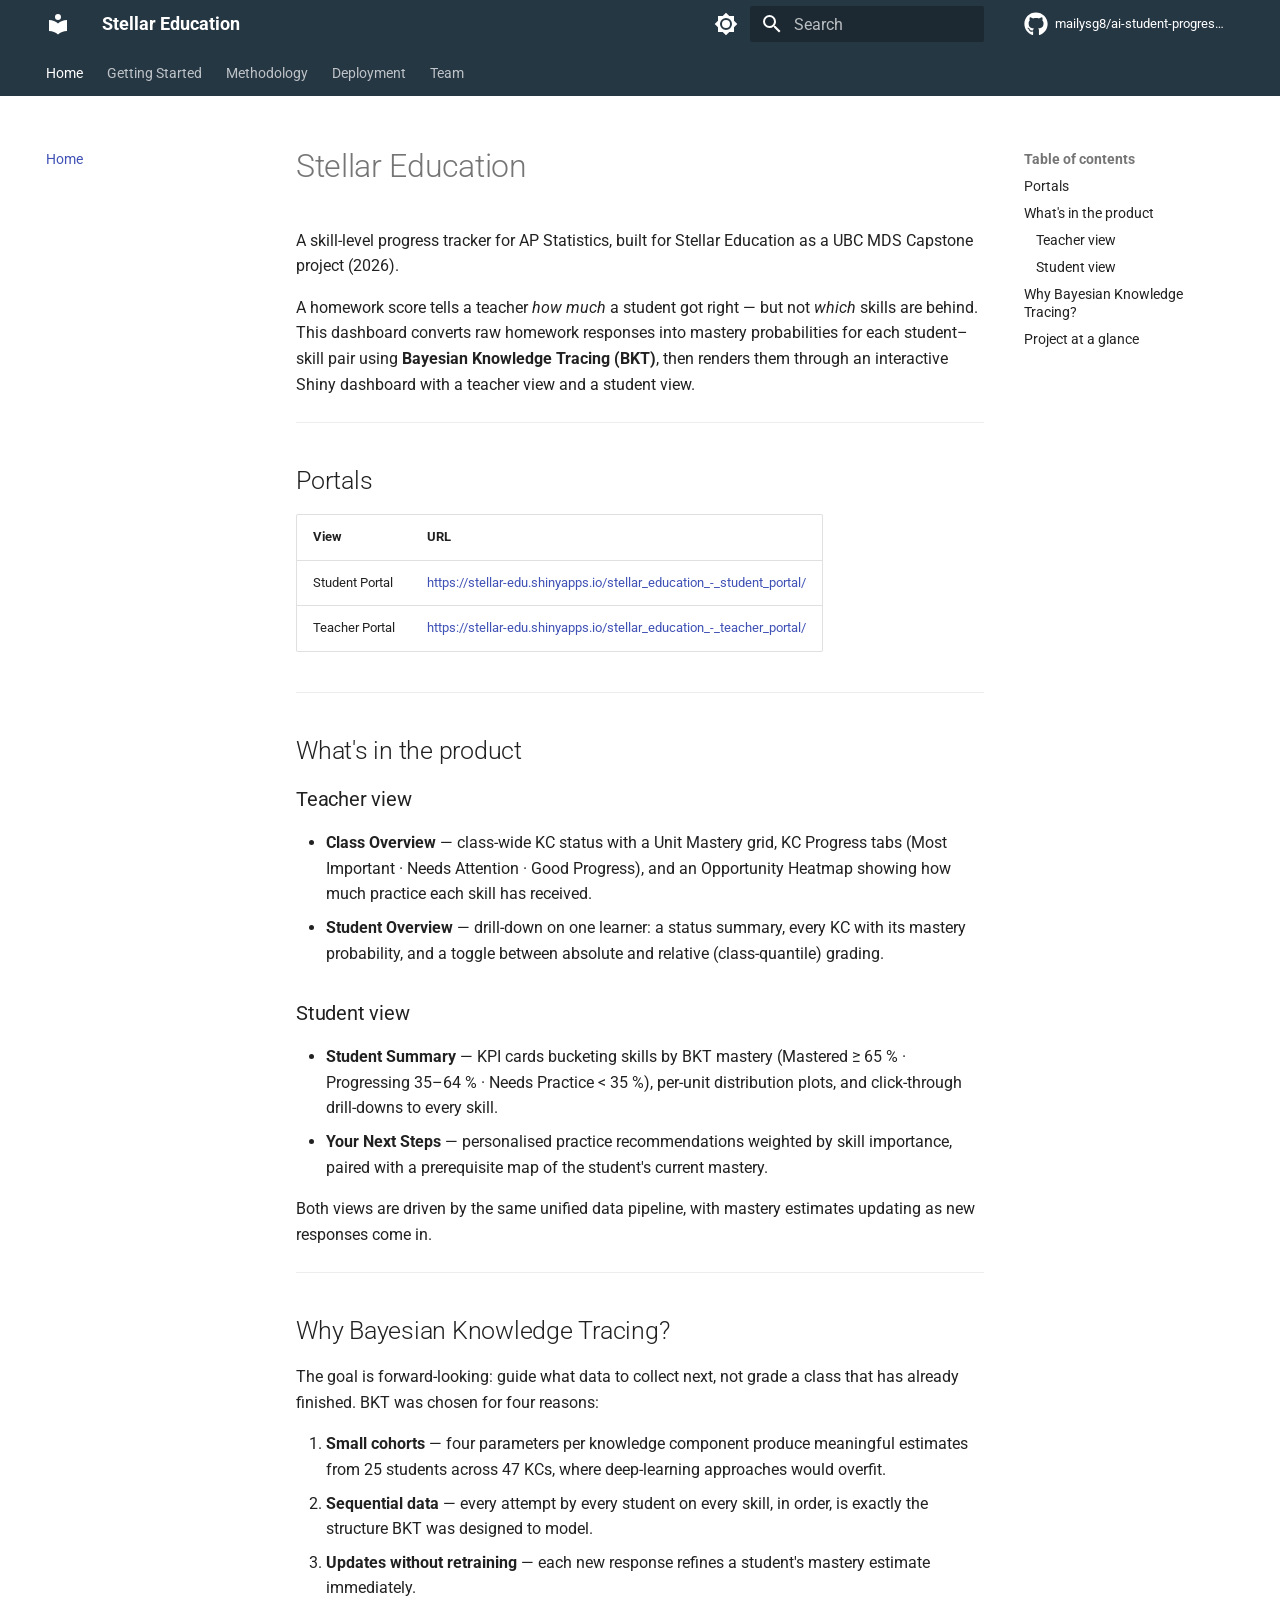
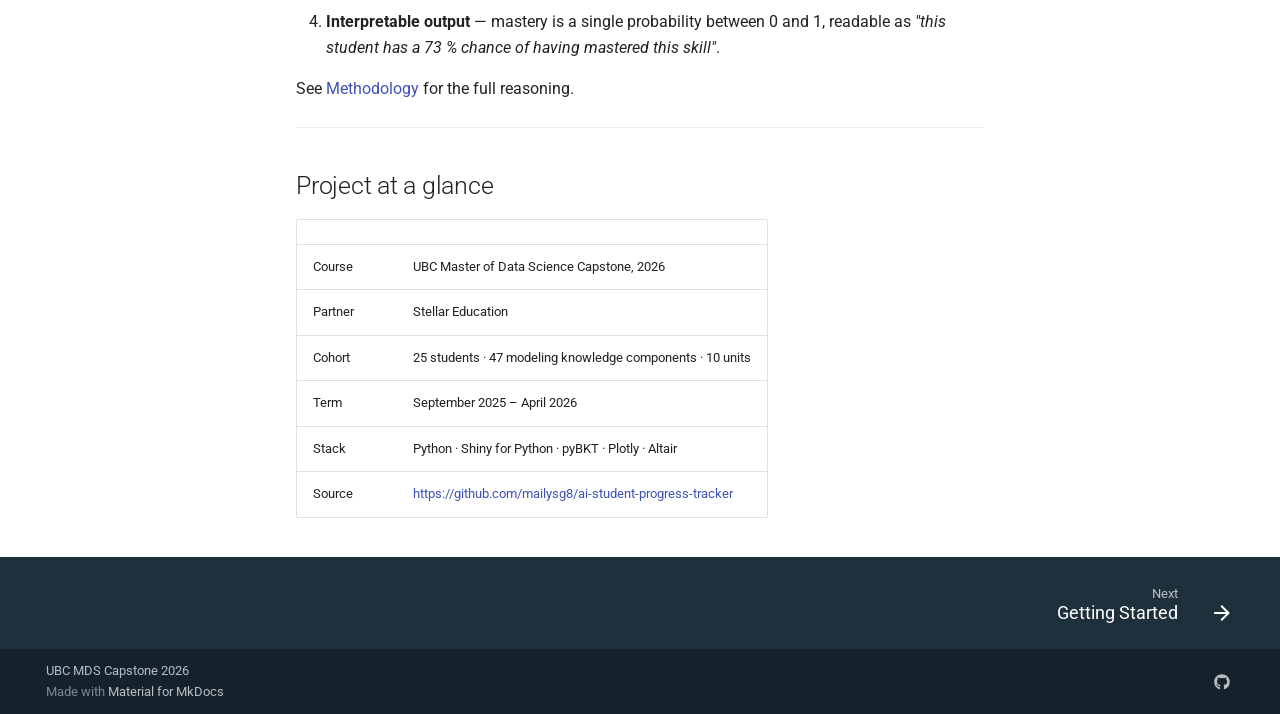
<file: index.html>
<!doctype html>
<html lang="en" class="no-js">
  <head>
    
      <meta charset="utf-8">
      <meta name="viewport" content="width=device-width,initial-scale=1">
      
        <meta name="description" content="AI-powered dashboard for tracking knowledge component mastery in AP Statistics">
      
      
      
        <link rel="canonical" href="https://mailysg8.github.io/ai-student-progress-tracker/">
      
      
      
        <link rel="next" href="getting-started/">
      
      
        
      
      
      <link rel="icon" href="assets/images/favicon.png">
      <meta name="generator" content="mkdocs-1.6.1, mkdocs-material-9.7.6">
    
    
      
        <title>Stellar Education</title>
      
    
    
      <link rel="stylesheet" href="assets/stylesheets/main.484c7ddc.min.css">
      
        
        <link rel="stylesheet" href="assets/stylesheets/palette.ab4e12ef.min.css">
      
      


    
    
      
    
    
      
        
        
        <link rel="preconnect" href="https://fonts.gstatic.com" crossorigin>
        <link rel="stylesheet" href="https://fonts.googleapis.com/css?family=Roboto:300,300i,400,400i,700,700i%7CRoboto+Mono:400,400i,700,700i&display=fallback">
        <style>:root{--md-text-font:"Roboto";--md-code-font:"Roboto Mono"}</style>
      
    
    
      <link rel="stylesheet" href="stylesheets/extra.css">
    
    <script>__md_scope=new URL(".",location),__md_hash=e=>[...e].reduce(((e,_)=>(e<<5)-e+_.charCodeAt(0)),0),__md_get=(e,_=localStorage,t=__md_scope)=>JSON.parse(_.getItem(t.pathname+"."+e)),__md_set=(e,_,t=localStorage,a=__md_scope)=>{try{t.setItem(a.pathname+"."+e,JSON.stringify(_))}catch(e){}}</script>
    
      

    
    
  </head>
  
  
    
    
      
    
    
    
    
    <body dir="ltr" data-md-color-scheme="default" data-md-color-primary="black" data-md-color-accent="deep-orange">
  
    
    <input class="md-toggle" data-md-toggle="drawer" type="checkbox" id="__drawer" autocomplete="off">
    <input class="md-toggle" data-md-toggle="search" type="checkbox" id="__search" autocomplete="off">
    <label class="md-overlay" for="__drawer"></label>
    <div data-md-component="skip">
      
        
        <a href="#stellar-education" class="md-skip">
          Skip to content
        </a>
      
    </div>
    <div data-md-component="announce">
      
    </div>
    
    
      

<header class="md-header" data-md-component="header">
  <nav class="md-header__inner md-grid" aria-label="Header">
    <a href="." title="Stellar Education" class="md-header__button md-logo" aria-label="Stellar Education" data-md-component="logo">
      
  
  <svg xmlns="http://www.w3.org/2000/svg" viewBox="0 0 24 24"><path d="M12 8a3 3 0 0 0 3-3 3 3 0 0 0-3-3 3 3 0 0 0-3 3 3 3 0 0 0 3 3m0 3.54C9.64 9.35 6.5 8 3 8v11c3.5 0 6.64 1.35 9 3.54 2.36-2.19 5.5-3.54 9-3.54V8c-3.5 0-6.64 1.35-9 3.54"/></svg>

    </a>
    <label class="md-header__button md-icon" for="__drawer">
      
      <svg xmlns="http://www.w3.org/2000/svg" viewBox="0 0 24 24"><path d="M3 6h18v2H3zm0 5h18v2H3zm0 5h18v2H3z"/></svg>
    </label>
    <div class="md-header__title" data-md-component="header-title">
      <div class="md-header__ellipsis">
        <div class="md-header__topic">
          <span class="md-ellipsis">
            Stellar Education
          </span>
        </div>
        <div class="md-header__topic" data-md-component="header-topic">
          <span class="md-ellipsis">
            
              Home
            
          </span>
        </div>
      </div>
    </div>
    
      
        <form class="md-header__option" data-md-component="palette">
  
    
    
    
    <input class="md-option" data-md-color-media="(prefers-color-scheme: light)" data-md-color-scheme="default" data-md-color-primary="black" data-md-color-accent="deep-orange"  aria-label="Switch to dark mode"  type="radio" name="__palette" id="__palette_0">
    
      <label class="md-header__button md-icon" title="Switch to dark mode" for="__palette_1" hidden>
        <svg xmlns="http://www.w3.org/2000/svg" viewBox="0 0 24 24"><path d="M12 8a4 4 0 0 0-4 4 4 4 0 0 0 4 4 4 4 0 0 0 4-4 4 4 0 0 0-4-4m0 10a6 6 0 0 1-6-6 6 6 0 0 1 6-6 6 6 0 0 1 6 6 6 6 0 0 1-6 6m8-9.31V4h-4.69L12 .69 8.69 4H4v4.69L.69 12 4 15.31V20h4.69L12 23.31 15.31 20H20v-4.69L23.31 12z"/></svg>
      </label>
    
  
    
    
    
    <input class="md-option" data-md-color-media="(prefers-color-scheme: dark)" data-md-color-scheme="slate" data-md-color-primary="black" data-md-color-accent="deep-orange"  aria-label="Switch to light mode"  type="radio" name="__palette" id="__palette_1">
    
      <label class="md-header__button md-icon" title="Switch to light mode" for="__palette_0" hidden>
        <svg xmlns="http://www.w3.org/2000/svg" viewBox="0 0 24 24"><path d="M12 18c-.89 0-1.74-.2-2.5-.55C11.56 16.5 13 14.42 13 12s-1.44-4.5-3.5-5.45C10.26 6.2 11.11 6 12 6a6 6 0 0 1 6 6 6 6 0 0 1-6 6m8-9.31V4h-4.69L12 .69 8.69 4H4v4.69L.69 12 4 15.31V20h4.69L12 23.31 15.31 20H20v-4.69L23.31 12z"/></svg>
      </label>
    
  
</form>
      
    
    
      <script>var palette=__md_get("__palette");if(palette&&palette.color){if("(prefers-color-scheme)"===palette.color.media){var media=matchMedia("(prefers-color-scheme: light)"),input=document.querySelector(media.matches?"[data-md-color-media='(prefers-color-scheme: light)']":"[data-md-color-media='(prefers-color-scheme: dark)']");palette.color.media=input.getAttribute("data-md-color-media"),palette.color.scheme=input.getAttribute("data-md-color-scheme"),palette.color.primary=input.getAttribute("data-md-color-primary"),palette.color.accent=input.getAttribute("data-md-color-accent")}for(var[key,value]of Object.entries(palette.color))document.body.setAttribute("data-md-color-"+key,value)}</script>
    
    
    
      
      
        <label class="md-header__button md-icon" for="__search">
          
          <svg xmlns="http://www.w3.org/2000/svg" viewBox="0 0 24 24"><path d="M9.5 3A6.5 6.5 0 0 1 16 9.5c0 1.61-.59 3.09-1.56 4.23l.27.27h.79l5 5-1.5 1.5-5-5v-.79l-.27-.27A6.52 6.52 0 0 1 9.5 16 6.5 6.5 0 0 1 3 9.5 6.5 6.5 0 0 1 9.5 3m0 2C7 5 5 7 5 9.5S7 14 9.5 14 14 12 14 9.5 12 5 9.5 5"/></svg>
        </label>
        <div class="md-search" data-md-component="search" role="dialog">
  <label class="md-search__overlay" for="__search"></label>
  <div class="md-search__inner" role="search">
    <form class="md-search__form" name="search">
      <input type="text" class="md-search__input" name="query" aria-label="Search" placeholder="Search" autocapitalize="off" autocorrect="off" autocomplete="off" spellcheck="false" data-md-component="search-query" required>
      <label class="md-search__icon md-icon" for="__search">
        
        <svg xmlns="http://www.w3.org/2000/svg" viewBox="0 0 24 24"><path d="M9.5 3A6.5 6.5 0 0 1 16 9.5c0 1.61-.59 3.09-1.56 4.23l.27.27h.79l5 5-1.5 1.5-5-5v-.79l-.27-.27A6.52 6.52 0 0 1 9.5 16 6.5 6.5 0 0 1 3 9.5 6.5 6.5 0 0 1 9.5 3m0 2C7 5 5 7 5 9.5S7 14 9.5 14 14 12 14 9.5 12 5 9.5 5"/></svg>
        
        <svg xmlns="http://www.w3.org/2000/svg" viewBox="0 0 24 24"><path d="M20 11v2H8l5.5 5.5-1.42 1.42L4.16 12l7.92-7.92L13.5 5.5 8 11z"/></svg>
      </label>
      <nav class="md-search__options" aria-label="Search">
        
        <button type="reset" class="md-search__icon md-icon" title="Clear" aria-label="Clear" tabindex="-1">
          
          <svg xmlns="http://www.w3.org/2000/svg" viewBox="0 0 24 24"><path d="M19 6.41 17.59 5 12 10.59 6.41 5 5 6.41 10.59 12 5 17.59 6.41 19 12 13.41 17.59 19 19 17.59 13.41 12z"/></svg>
        </button>
      </nav>
      
        <div class="md-search__suggest" data-md-component="search-suggest"></div>
      
    </form>
    <div class="md-search__output">
      <div class="md-search__scrollwrap" tabindex="0" data-md-scrollfix>
        <div class="md-search-result" data-md-component="search-result">
          <div class="md-search-result__meta">
            Initializing search
          </div>
          <ol class="md-search-result__list" role="presentation"></ol>
        </div>
      </div>
    </div>
  </div>
</div>
      
    
    
      <div class="md-header__source">
        <a href="https://github.com/mailysg8/ai-student-progress-tracker" title="Go to repository" class="md-source" data-md-component="source">
  <div class="md-source__icon md-icon">
    
    <svg xmlns="http://www.w3.org/2000/svg" viewBox="0 0 512 512"><!--! Font Awesome Free 7.1.0 by @fontawesome - https://fontawesome.com License - https://fontawesome.com/license/free (Icons: CC BY 4.0, Fonts: SIL OFL 1.1, Code: MIT License) Copyright 2025 Fonticons, Inc.--><path d="M173.9 397.4c0 2-2.3 3.6-5.2 3.6-3.3.3-5.6-1.3-5.6-3.6 0-2 2.3-3.6 5.2-3.6 3-.3 5.6 1.3 5.6 3.6m-31.1-4.5c-.7 2 1.3 4.3 4.3 4.9 2.6 1 5.6 0 6.2-2s-1.3-4.3-4.3-5.2c-2.6-.7-5.5.3-6.2 2.3m44.2-1.7c-2.9.7-4.9 2.6-4.6 4.9.3 2 2.9 3.3 5.9 2.6 2.9-.7 4.9-2.6 4.6-4.6-.3-1.9-3-3.2-5.9-2.9M252.8 8C114.1 8 8 113.3 8 252c0 110.9 69.8 205.8 169.5 239.2 12.8 2.3 17.3-5.6 17.3-12.1 0-6.2-.3-40.4-.3-61.4 0 0-70 15-84.7-29.8 0 0-11.4-29.1-27.8-36.6 0 0-22.9-15.7 1.6-15.4 0 0 24.9 2 38.6 25.8 21.9 38.6 58.6 27.5 72.9 20.9 2.3-16 8.8-27.1 16-33.7-55.9-6.2-112.3-14.3-112.3-110.5 0-27.5 7.6-41.3 23.6-58.9-2.6-6.5-11.1-33.3 2.6-67.9 20.9-6.5 69 27 69 27 20-5.6 41.5-8.5 62.8-8.5s42.8 2.9 62.8 8.5c0 0 48.1-33.6 69-27 13.7 34.7 5.2 61.4 2.6 67.9 16 17.7 25.8 31.5 25.8 58.9 0 96.5-58.9 104.2-114.8 110.5 9.2 7.9 17 22.9 17 46.4 0 33.7-.3 75.4-.3 83.6 0 6.5 4.6 14.4 17.3 12.1C436.2 457.8 504 362.9 504 252 504 113.3 391.5 8 252.8 8M105.2 352.9c-1.3 1-1 3.3.7 5.2 1.6 1.6 3.9 2.3 5.2 1 1.3-1 1-3.3-.7-5.2-1.6-1.6-3.9-2.3-5.2-1m-10.8-8.1c-.7 1.3.3 2.9 2.3 3.9 1.6 1 3.6.7 4.3-.7.7-1.3-.3-2.9-2.3-3.9-2-.6-3.6-.3-4.3.7m32.4 35.6c-1.6 1.3-1 4.3 1.3 6.2 2.3 2.3 5.2 2.6 6.5 1 1.3-1.3.7-4.3-1.3-6.2-2.2-2.3-5.2-2.6-6.5-1m-11.4-14.7c-1.6 1-1.6 3.6 0 5.9s4.3 3.3 5.6 2.3c1.6-1.3 1.6-3.9 0-6.2-1.4-2.3-4-3.3-5.6-2"/></svg>
  </div>
  <div class="md-source__repository">
    mailysg8/ai-student-progress-tracker
  </div>
</a>
      </div>
    
  </nav>
  
</header>
    
    <div class="md-container" data-md-component="container">
      
      
        
          
            
<nav class="md-tabs" aria-label="Tabs" data-md-component="tabs">
  <div class="md-grid">
    <ul class="md-tabs__list">
      
        
  
  
  
    
  
  
    <li class="md-tabs__item md-tabs__item--active">
      <a href="." class="md-tabs__link">
        
  
  
    
  
  Home

      </a>
    </li>
  

      
        
  
  
  
  
    <li class="md-tabs__item">
      <a href="getting-started/" class="md-tabs__link">
        
  
  
    
  
  Getting Started

      </a>
    </li>
  

      
        
  
  
  
  
    <li class="md-tabs__item">
      <a href="methodology/" class="md-tabs__link">
        
  
  
    
  
  Methodology

      </a>
    </li>
  

      
        
  
  
  
  
    <li class="md-tabs__item">
      <a href="deployment/" class="md-tabs__link">
        
  
  
    
  
  Deployment

      </a>
    </li>
  

      
        
  
  
  
  
    <li class="md-tabs__item">
      <a href="team/" class="md-tabs__link">
        
  
  
    
  
  Team

      </a>
    </li>
  

      
    </ul>
  </div>
</nav>
          
        
      
      <main class="md-main" data-md-component="main">
        <div class="md-main__inner md-grid">
          
            
              
              <div class="md-sidebar md-sidebar--primary" data-md-component="sidebar" data-md-type="navigation" >
                <div class="md-sidebar__scrollwrap">
                  <div class="md-sidebar__inner">
                    


  


<nav class="md-nav md-nav--primary md-nav--lifted" aria-label="Navigation" data-md-level="0">
  <label class="md-nav__title" for="__drawer">
    <a href="." title="Stellar Education" class="md-nav__button md-logo" aria-label="Stellar Education" data-md-component="logo">
      
  
  <svg xmlns="http://www.w3.org/2000/svg" viewBox="0 0 24 24"><path d="M12 8a3 3 0 0 0 3-3 3 3 0 0 0-3-3 3 3 0 0 0-3 3 3 3 0 0 0 3 3m0 3.54C9.64 9.35 6.5 8 3 8v11c3.5 0 6.64 1.35 9 3.54 2.36-2.19 5.5-3.54 9-3.54V8c-3.5 0-6.64 1.35-9 3.54"/></svg>

    </a>
    Stellar Education
  </label>
  
    <div class="md-nav__source">
      <a href="https://github.com/mailysg8/ai-student-progress-tracker" title="Go to repository" class="md-source" data-md-component="source">
  <div class="md-source__icon md-icon">
    
    <svg xmlns="http://www.w3.org/2000/svg" viewBox="0 0 512 512"><!--! Font Awesome Free 7.1.0 by @fontawesome - https://fontawesome.com License - https://fontawesome.com/license/free (Icons: CC BY 4.0, Fonts: SIL OFL 1.1, Code: MIT License) Copyright 2025 Fonticons, Inc.--><path d="M173.9 397.4c0 2-2.3 3.6-5.2 3.6-3.3.3-5.6-1.3-5.6-3.6 0-2 2.3-3.6 5.2-3.6 3-.3 5.6 1.3 5.6 3.6m-31.1-4.5c-.7 2 1.3 4.3 4.3 4.9 2.6 1 5.6 0 6.2-2s-1.3-4.3-4.3-5.2c-2.6-.7-5.5.3-6.2 2.3m44.2-1.7c-2.9.7-4.9 2.6-4.6 4.9.3 2 2.9 3.3 5.9 2.6 2.9-.7 4.9-2.6 4.6-4.6-.3-1.9-3-3.2-5.9-2.9M252.8 8C114.1 8 8 113.3 8 252c0 110.9 69.8 205.8 169.5 239.2 12.8 2.3 17.3-5.6 17.3-12.1 0-6.2-.3-40.4-.3-61.4 0 0-70 15-84.7-29.8 0 0-11.4-29.1-27.8-36.6 0 0-22.9-15.7 1.6-15.4 0 0 24.9 2 38.6 25.8 21.9 38.6 58.6 27.5 72.9 20.9 2.3-16 8.8-27.1 16-33.7-55.9-6.2-112.3-14.3-112.3-110.5 0-27.5 7.6-41.3 23.6-58.9-2.6-6.5-11.1-33.3 2.6-67.9 20.9-6.5 69 27 69 27 20-5.6 41.5-8.5 62.8-8.5s42.8 2.9 62.8 8.5c0 0 48.1-33.6 69-27 13.7 34.7 5.2 61.4 2.6 67.9 16 17.7 25.8 31.5 25.8 58.9 0 96.5-58.9 104.2-114.8 110.5 9.2 7.9 17 22.9 17 46.4 0 33.7-.3 75.4-.3 83.6 0 6.5 4.6 14.4 17.3 12.1C436.2 457.8 504 362.9 504 252 504 113.3 391.5 8 252.8 8M105.2 352.9c-1.3 1-1 3.3.7 5.2 1.6 1.6 3.9 2.3 5.2 1 1.3-1 1-3.3-.7-5.2-1.6-1.6-3.9-2.3-5.2-1m-10.8-8.1c-.7 1.3.3 2.9 2.3 3.9 1.6 1 3.6.7 4.3-.7.7-1.3-.3-2.9-2.3-3.9-2-.6-3.6-.3-4.3.7m32.4 35.6c-1.6 1.3-1 4.3 1.3 6.2 2.3 2.3 5.2 2.6 6.5 1 1.3-1.3.7-4.3-1.3-6.2-2.2-2.3-5.2-2.6-6.5-1m-11.4-14.7c-1.6 1-1.6 3.6 0 5.9s4.3 3.3 5.6 2.3c1.6-1.3 1.6-3.9 0-6.2-1.4-2.3-4-3.3-5.6-2"/></svg>
  </div>
  <div class="md-source__repository">
    mailysg8/ai-student-progress-tracker
  </div>
</a>
    </div>
  
  <ul class="md-nav__list" data-md-scrollfix>
    
      
      
  
  
    
  
  
  
    <li class="md-nav__item md-nav__item--active">
      
      <input class="md-nav__toggle md-toggle" type="checkbox" id="__toc">
      
      
        
      
      
        <label class="md-nav__link md-nav__link--active" for="__toc">
          
  
  
  <span class="md-ellipsis">
    
  
    Home
  

    
  </span>
  
  

          <span class="md-nav__icon md-icon"></span>
        </label>
      
      <a href="." class="md-nav__link md-nav__link--active">
        
  
  
  <span class="md-ellipsis">
    
  
    Home
  

    
  </span>
  
  

      </a>
      
        

<nav class="md-nav md-nav--secondary" aria-label="Table of contents">
  
  
  
    
  
  
    <label class="md-nav__title" for="__toc">
      <span class="md-nav__icon md-icon"></span>
      Table of contents
    </label>
    <ul class="md-nav__list" data-md-component="toc" data-md-scrollfix>
      
        <li class="md-nav__item">
  <a href="#portals" class="md-nav__link">
    <span class="md-ellipsis">
      
        Portals
      
    </span>
  </a>
  
</li>
      
        <li class="md-nav__item">
  <a href="#whats-in-the-product" class="md-nav__link">
    <span class="md-ellipsis">
      
        What's in the product
      
    </span>
  </a>
  
    <nav class="md-nav" aria-label="What&#39;s in the product">
      <ul class="md-nav__list">
        
          <li class="md-nav__item">
  <a href="#teacher-view" class="md-nav__link">
    <span class="md-ellipsis">
      
        Teacher view
      
    </span>
  </a>
  
</li>
        
          <li class="md-nav__item">
  <a href="#student-view" class="md-nav__link">
    <span class="md-ellipsis">
      
        Student view
      
    </span>
  </a>
  
</li>
        
      </ul>
    </nav>
  
</li>
      
        <li class="md-nav__item">
  <a href="#why-bayesian-knowledge-tracing" class="md-nav__link">
    <span class="md-ellipsis">
      
        Why Bayesian Knowledge Tracing?
      
    </span>
  </a>
  
</li>
      
        <li class="md-nav__item">
  <a href="#project-at-a-glance" class="md-nav__link">
    <span class="md-ellipsis">
      
        Project at a glance
      
    </span>
  </a>
  
</li>
      
    </ul>
  
</nav>
      
    </li>
  

    
      
      
  
  
  
  
    <li class="md-nav__item">
      <a href="getting-started/" class="md-nav__link">
        
  
  
  <span class="md-ellipsis">
    
  
    Getting Started
  

    
  </span>
  
  

      </a>
    </li>
  

    
      
      
  
  
  
  
    <li class="md-nav__item">
      <a href="methodology/" class="md-nav__link">
        
  
  
  <span class="md-ellipsis">
    
  
    Methodology
  

    
  </span>
  
  

      </a>
    </li>
  

    
      
      
  
  
  
  
    <li class="md-nav__item">
      <a href="deployment/" class="md-nav__link">
        
  
  
  <span class="md-ellipsis">
    
  
    Deployment
  

    
  </span>
  
  

      </a>
    </li>
  

    
      
      
  
  
  
  
    <li class="md-nav__item">
      <a href="team/" class="md-nav__link">
        
  
  
  <span class="md-ellipsis">
    
  
    Team
  

    
  </span>
  
  

      </a>
    </li>
  

    
  </ul>
</nav>
                  </div>
                </div>
              </div>
            
            
              
              <div class="md-sidebar md-sidebar--secondary" data-md-component="sidebar" data-md-type="toc" >
                <div class="md-sidebar__scrollwrap">
                  <div class="md-sidebar__inner">
                    

<nav class="md-nav md-nav--secondary" aria-label="Table of contents">
  
  
  
    
  
  
    <label class="md-nav__title" for="__toc">
      <span class="md-nav__icon md-icon"></span>
      Table of contents
    </label>
    <ul class="md-nav__list" data-md-component="toc" data-md-scrollfix>
      
        <li class="md-nav__item">
  <a href="#portals" class="md-nav__link">
    <span class="md-ellipsis">
      
        Portals
      
    </span>
  </a>
  
</li>
      
        <li class="md-nav__item">
  <a href="#whats-in-the-product" class="md-nav__link">
    <span class="md-ellipsis">
      
        What's in the product
      
    </span>
  </a>
  
    <nav class="md-nav" aria-label="What&#39;s in the product">
      <ul class="md-nav__list">
        
          <li class="md-nav__item">
  <a href="#teacher-view" class="md-nav__link">
    <span class="md-ellipsis">
      
        Teacher view
      
    </span>
  </a>
  
</li>
        
          <li class="md-nav__item">
  <a href="#student-view" class="md-nav__link">
    <span class="md-ellipsis">
      
        Student view
      
    </span>
  </a>
  
</li>
        
      </ul>
    </nav>
  
</li>
      
        <li class="md-nav__item">
  <a href="#why-bayesian-knowledge-tracing" class="md-nav__link">
    <span class="md-ellipsis">
      
        Why Bayesian Knowledge Tracing?
      
    </span>
  </a>
  
</li>
      
        <li class="md-nav__item">
  <a href="#project-at-a-glance" class="md-nav__link">
    <span class="md-ellipsis">
      
        Project at a glance
      
    </span>
  </a>
  
</li>
      
    </ul>
  
</nav>
                  </div>
                </div>
              </div>
            
          
          
            <div class="md-content" data-md-component="content">
              
              <article class="md-content__inner md-typeset">
                
                  


  
  


<h1 id="stellar-education">Stellar Education</h1>
<p>A skill-level progress tracker for AP Statistics, built for Stellar Education as a UBC MDS Capstone project (2026).</p>
<p>A homework score tells a teacher <em>how much</em> a student got right — but not <em>which</em> skills are behind. This dashboard converts raw homework responses into mastery probabilities for each student–skill pair using <strong>Bayesian Knowledge Tracing (BKT)</strong>, then renders them through an interactive Shiny dashboard with a teacher view and a student view.</p>
<hr />
<h2 id="portals">Portals</h2>
<table>
<thead>
<tr>
<th>View</th>
<th>URL</th>
</tr>
</thead>
<tbody>
<tr>
<td>Student Portal</td>
<td><a href="https://stellar-edu.shinyapps.io/stellar_education_-_student_portal/">https://stellar-edu.shinyapps.io/stellar_education_-_student_portal/</a></td>
</tr>
<tr>
<td>Teacher Portal</td>
<td><a href="https://stellar-edu.shinyapps.io/stellar_education_-_teacher_portal/">https://stellar-edu.shinyapps.io/stellar_education_-_teacher_portal/</a></td>
</tr>
</tbody>
</table>
<hr />
<h2 id="whats-in-the-product">What's in the product</h2>
<h3 id="teacher-view">Teacher view</h3>
<ul>
<li><strong>Class Overview</strong> — class-wide KC status with a Unit Mastery grid, KC Progress tabs (Most Important · Needs Attention · Good Progress), and an Opportunity Heatmap showing how much practice each skill has received.</li>
<li><strong>Student Overview</strong> — drill-down on one learner: a status summary, every KC with its mastery probability, and a toggle between absolute and relative (class-quantile) grading.</li>
</ul>
<h3 id="student-view">Student view</h3>
<ul>
<li><strong>Student Summary</strong> — KPI cards bucketing skills by BKT mastery (Mastered ≥ 65 % · Progressing 35–64 % · Needs Practice &lt; 35 %), per-unit distribution plots, and click-through drill-downs to every skill.</li>
<li><strong>Your Next Steps</strong> — personalised practice recommendations weighted by skill importance, paired with a prerequisite map of the student's current mastery.</li>
</ul>
<p>Both views are driven by the same unified data pipeline, with mastery estimates updating as new responses come in.</p>
<hr />
<h2 id="why-bayesian-knowledge-tracing">Why Bayesian Knowledge Tracing?</h2>
<p>The goal is forward-looking: guide what data to collect next, not grade a class that has already finished. BKT was chosen for four reasons:</p>
<ol>
<li><strong>Small cohorts</strong> — four parameters per knowledge component produce meaningful estimates from 25 students across 47 KCs, where deep-learning approaches would overfit.</li>
<li><strong>Sequential data</strong> — every attempt by every student on every skill, in order, is exactly the structure BKT was designed to model.</li>
<li><strong>Updates without retraining</strong> — each new response refines a student's mastery estimate immediately.</li>
<li><strong>Interpretable output</strong> — mastery is a single probability between 0 and 1, readable as <em>"this student has a 73 % chance of having mastered this skill"</em>.</li>
</ol>
<p>See <a href="methodology/">Methodology</a> for the full reasoning.</p>
<hr />
<h2 id="project-at-a-glance">Project at a glance</h2>
<table>
<thead>
<tr>
<th></th>
<th></th>
</tr>
</thead>
<tbody>
<tr>
<td>Course</td>
<td>UBC Master of Data Science Capstone, 2026</td>
</tr>
<tr>
<td>Partner</td>
<td>Stellar Education</td>
</tr>
<tr>
<td>Cohort</td>
<td>25 students · 47 modeling knowledge components · 10 units</td>
</tr>
<tr>
<td>Term</td>
<td>September 2025 – April 2026</td>
</tr>
<tr>
<td>Stack</td>
<td>Python · Shiny for Python · pyBKT · Plotly · Altair</td>
</tr>
<tr>
<td>Source</td>
<td><a href="https://github.com/mailysg8/ai-student-progress-tracker">https://github.com/mailysg8/ai-student-progress-tracker</a></td>
</tr>
</tbody>
</table>












                
              </article>
            </div>
          
          
<script>var target=document.getElementById(location.hash.slice(1));target&&target.name&&(target.checked=target.name.startsWith("__tabbed_"))</script>
        </div>
        
          <button type="button" class="md-top md-icon" data-md-component="top" hidden>
  
  <svg xmlns="http://www.w3.org/2000/svg" viewBox="0 0 24 24"><path d="M13 20h-2V8l-5.5 5.5-1.42-1.42L12 4.16l7.92 7.92-1.42 1.42L13 8z"/></svg>
  Back to top
</button>
        
      </main>
      
        <footer class="md-footer">
  
    
      
      <nav class="md-footer__inner md-grid" aria-label="Footer" >
        
        
          
          <a href="getting-started/" class="md-footer__link md-footer__link--next" aria-label="Next: Getting Started">
            <div class="md-footer__title">
              <span class="md-footer__direction">
                Next
              </span>
              <div class="md-ellipsis">
                Getting Started
              </div>
            </div>
            <div class="md-footer__button md-icon">
              
              <svg xmlns="http://www.w3.org/2000/svg" viewBox="0 0 24 24"><path d="M4 11v2h12l-5.5 5.5 1.42 1.42L19.84 12l-7.92-7.92L10.5 5.5 16 11z"/></svg>
            </div>
          </a>
        
      </nav>
    
  
  <div class="md-footer-meta md-typeset">
    <div class="md-footer-meta__inner md-grid">
      <div class="md-copyright">
  
    <div class="md-copyright__highlight">
      UBC MDS Capstone 2026
    </div>
  
  
    Made with
    <a href="https://squidfunk.github.io/mkdocs-material/" target="_blank" rel="noopener">
      Material for MkDocs
    </a>
  
</div>
      
        
<div class="md-social">
  
    
    
    
    
      
      
    
    <a href="https://github.com/mailysg8/ai-student-progress-tracker" target="_blank" rel="noopener" title="github.com" class="md-social__link">
      <svg xmlns="http://www.w3.org/2000/svg" viewBox="0 0 512 512"><!--! Font Awesome Free 7.1.0 by @fontawesome - https://fontawesome.com License - https://fontawesome.com/license/free (Icons: CC BY 4.0, Fonts: SIL OFL 1.1, Code: MIT License) Copyright 2025 Fonticons, Inc.--><path d="M173.9 397.4c0 2-2.3 3.6-5.2 3.6-3.3.3-5.6-1.3-5.6-3.6 0-2 2.3-3.6 5.2-3.6 3-.3 5.6 1.3 5.6 3.6m-31.1-4.5c-.7 2 1.3 4.3 4.3 4.9 2.6 1 5.6 0 6.2-2s-1.3-4.3-4.3-5.2c-2.6-.7-5.5.3-6.2 2.3m44.2-1.7c-2.9.7-4.9 2.6-4.6 4.9.3 2 2.9 3.3 5.9 2.6 2.9-.7 4.9-2.6 4.6-4.6-.3-1.9-3-3.2-5.9-2.9M252.8 8C114.1 8 8 113.3 8 252c0 110.9 69.8 205.8 169.5 239.2 12.8 2.3 17.3-5.6 17.3-12.1 0-6.2-.3-40.4-.3-61.4 0 0-70 15-84.7-29.8 0 0-11.4-29.1-27.8-36.6 0 0-22.9-15.7 1.6-15.4 0 0 24.9 2 38.6 25.8 21.9 38.6 58.6 27.5 72.9 20.9 2.3-16 8.8-27.1 16-33.7-55.9-6.2-112.3-14.3-112.3-110.5 0-27.5 7.6-41.3 23.6-58.9-2.6-6.5-11.1-33.3 2.6-67.9 20.9-6.5 69 27 69 27 20-5.6 41.5-8.5 62.8-8.5s42.8 2.9 62.8 8.5c0 0 48.1-33.6 69-27 13.7 34.7 5.2 61.4 2.6 67.9 16 17.7 25.8 31.5 25.8 58.9 0 96.5-58.9 104.2-114.8 110.5 9.2 7.9 17 22.9 17 46.4 0 33.7-.3 75.4-.3 83.6 0 6.5 4.6 14.4 17.3 12.1C436.2 457.8 504 362.9 504 252 504 113.3 391.5 8 252.8 8M105.2 352.9c-1.3 1-1 3.3.7 5.2 1.6 1.6 3.9 2.3 5.2 1 1.3-1 1-3.3-.7-5.2-1.6-1.6-3.9-2.3-5.2-1m-10.8-8.1c-.7 1.3.3 2.9 2.3 3.9 1.6 1 3.6.7 4.3-.7.7-1.3-.3-2.9-2.3-3.9-2-.6-3.6-.3-4.3.7m32.4 35.6c-1.6 1.3-1 4.3 1.3 6.2 2.3 2.3 5.2 2.6 6.5 1 1.3-1.3.7-4.3-1.3-6.2-2.2-2.3-5.2-2.6-6.5-1m-11.4-14.7c-1.6 1-1.6 3.6 0 5.9s4.3 3.3 5.6 2.3c1.6-1.3 1.6-3.9 0-6.2-1.4-2.3-4-3.3-5.6-2"/></svg>
    </a>
  
</div>
      
    </div>
  </div>
</footer>
      
    </div>
    <div class="md-dialog" data-md-component="dialog">
      <div class="md-dialog__inner md-typeset"></div>
    </div>
    
    
    
      
      
      <script id="__config" type="application/json">{"annotate": null, "base": ".", "features": ["navigation.tabs", "navigation.sections", "navigation.top", "navigation.footer", "search.suggest", "search.highlight", "content.code.copy", "content.code.annotate"], "search": "assets/javascripts/workers/search.2c215733.min.js", "tags": null, "translations": {"clipboard.copied": "Copied to clipboard", "clipboard.copy": "Copy to clipboard", "search.result.more.one": "1 more on this page", "search.result.more.other": "# more on this page", "search.result.none": "No matching documents", "search.result.one": "1 matching document", "search.result.other": "# matching documents", "search.result.placeholder": "Type to start searching", "search.result.term.missing": "Missing", "select.version": "Select version"}, "version": null}</script>
    
    
      <script src="assets/javascripts/bundle.79ae519e.min.js"></script>
      
    
  </body>
</html>
</file>
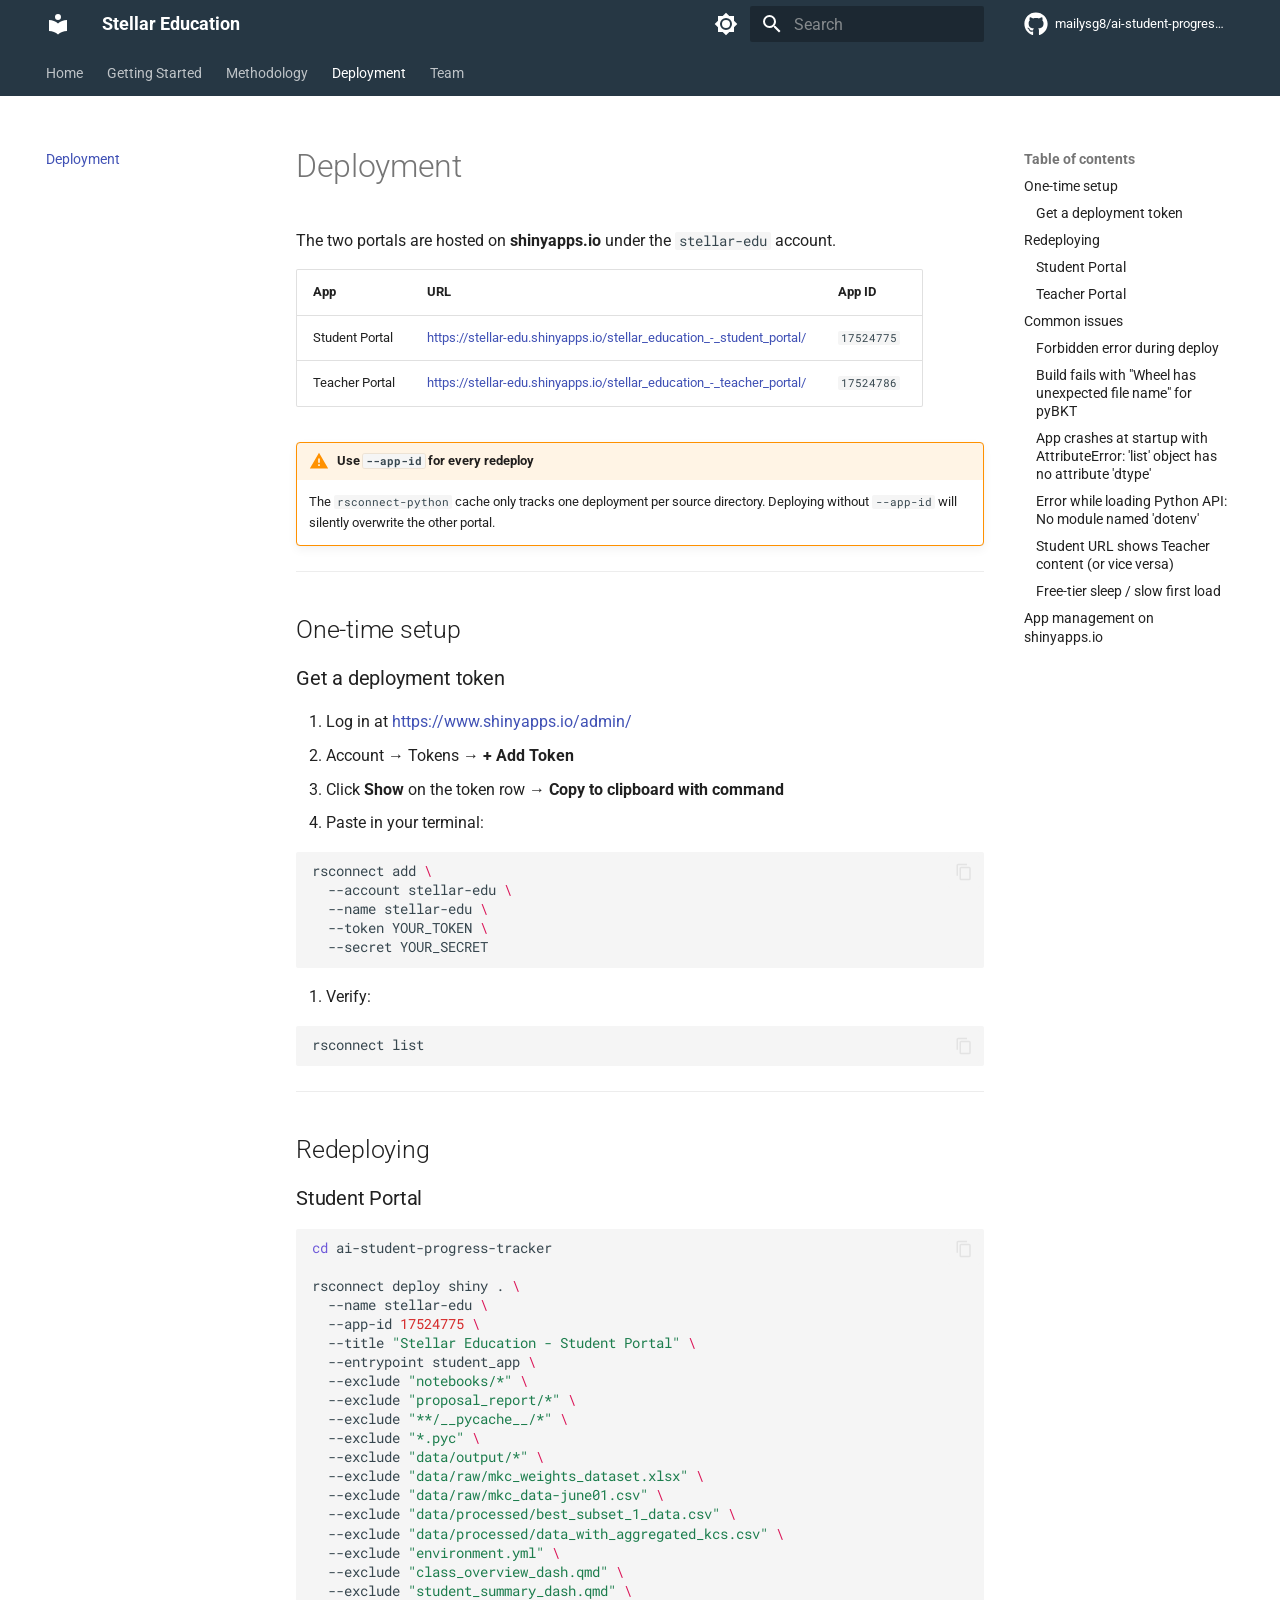
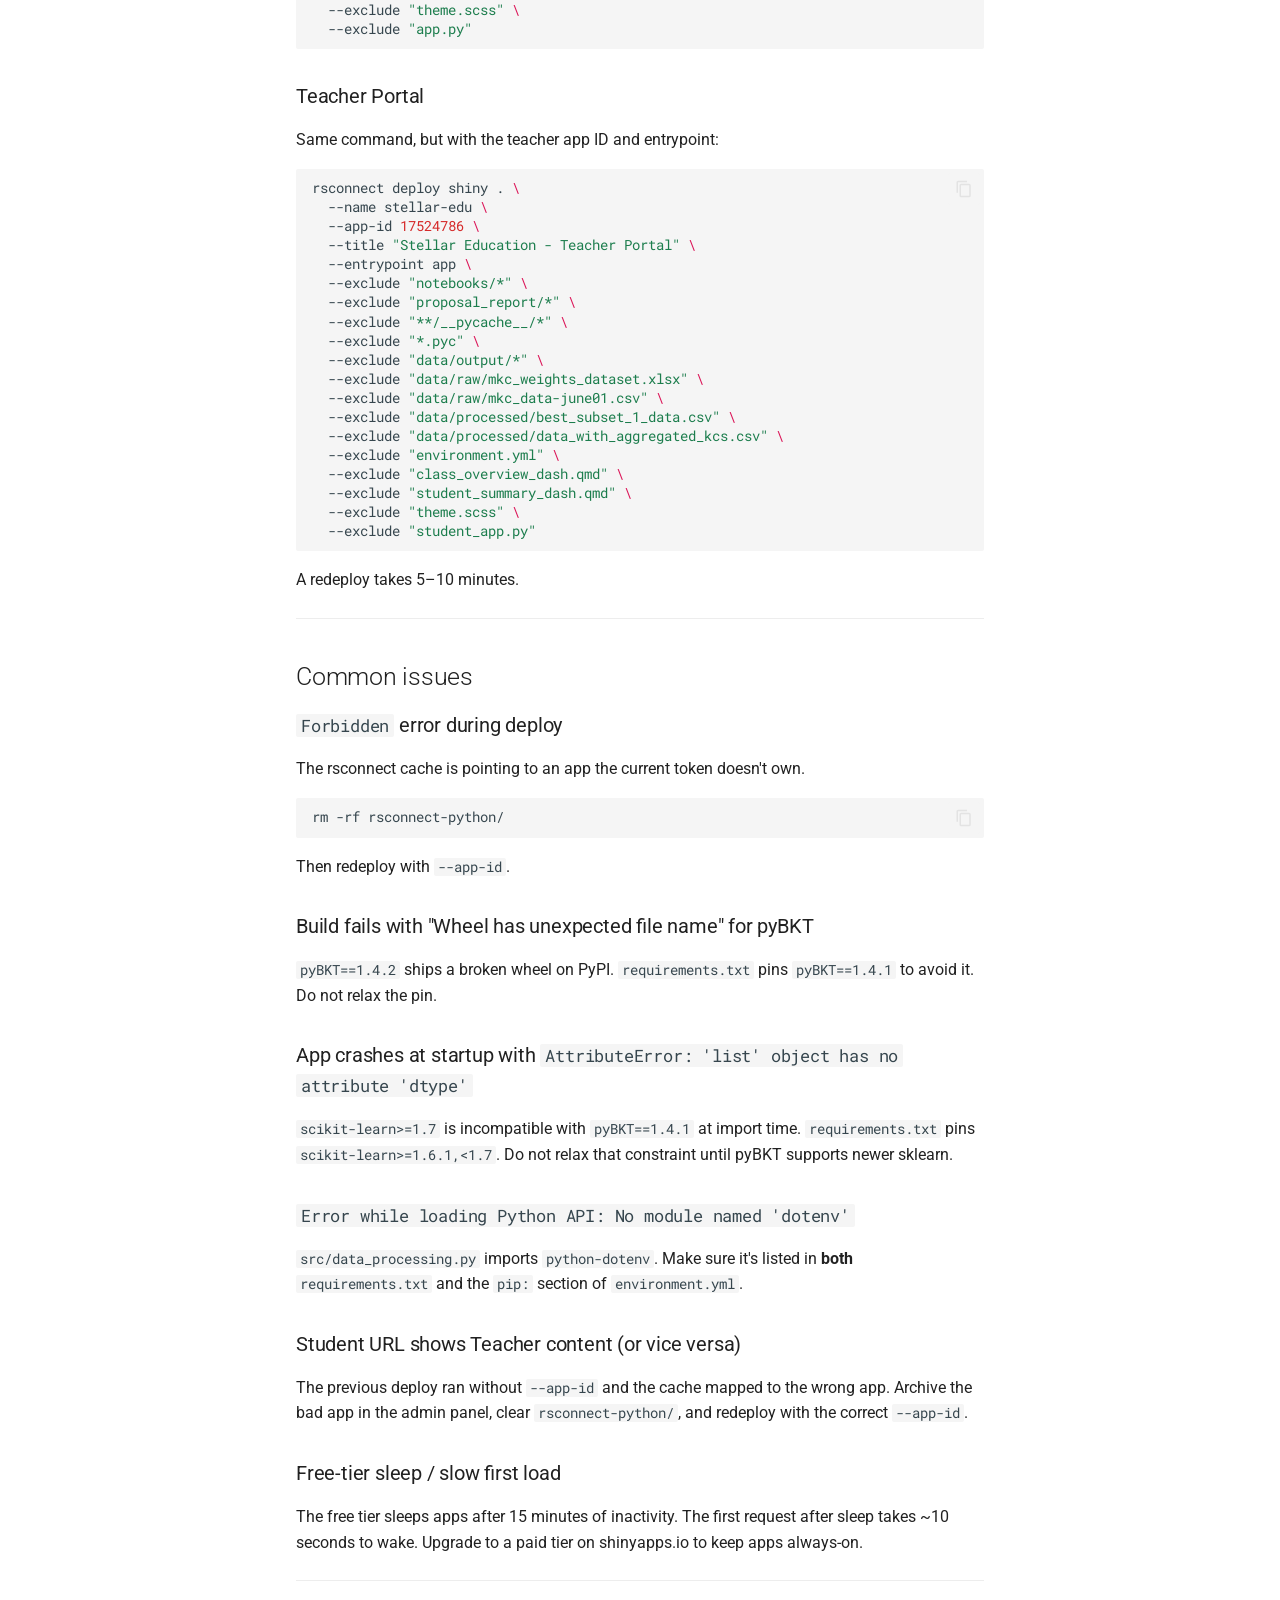
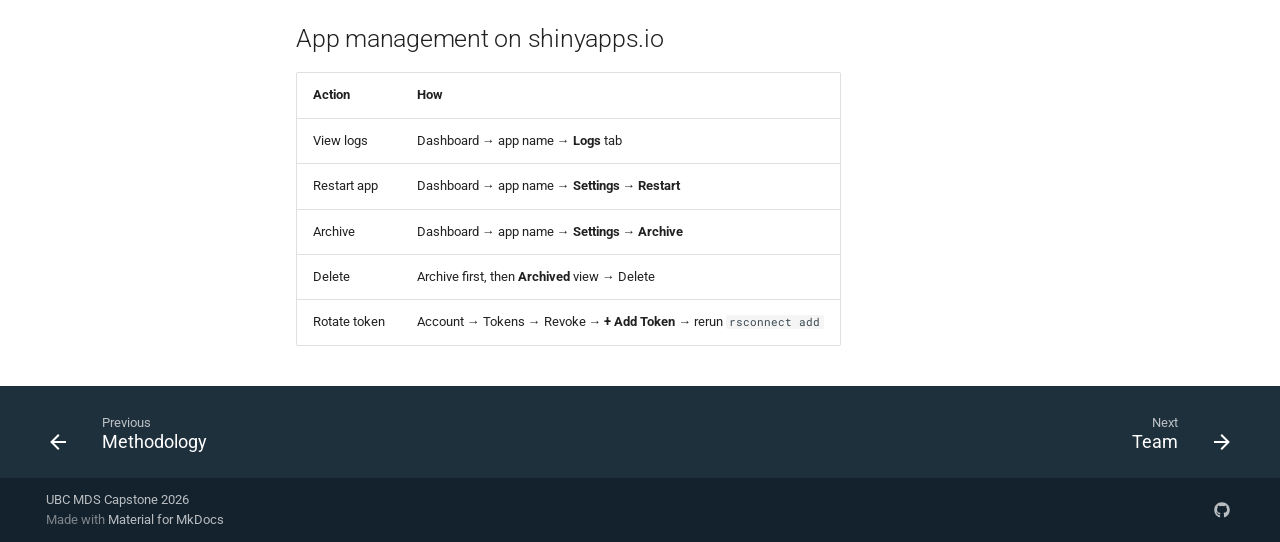
<file: deployment/index.html>
<!doctype html>
<html lang="en" class="no-js">
  <head>
    
      <meta charset="utf-8">
      <meta name="viewport" content="width=device-width,initial-scale=1">
      
        <meta name="description" content="AI-powered dashboard for tracking knowledge component mastery in AP Statistics">
      
      
      
        <link rel="canonical" href="https://mailysg8.github.io/ai-student-progress-tracker/deployment/">
      
      
        <link rel="prev" href="../methodology/">
      
      
        <link rel="next" href="../team/">
      
      
        
      
      
      <link rel="icon" href="../assets/images/favicon.png">
      <meta name="generator" content="mkdocs-1.6.1, mkdocs-material-9.7.6">
    
    
      
        <title>Deployment - Stellar Education</title>
      
    
    
      <link rel="stylesheet" href="../assets/stylesheets/main.484c7ddc.min.css">
      
        
        <link rel="stylesheet" href="../assets/stylesheets/palette.ab4e12ef.min.css">
      
      


    
    
      
    
    
      
        
        
        <link rel="preconnect" href="https://fonts.gstatic.com" crossorigin>
        <link rel="stylesheet" href="https://fonts.googleapis.com/css?family=Roboto:300,300i,400,400i,700,700i%7CRoboto+Mono:400,400i,700,700i&display=fallback">
        <style>:root{--md-text-font:"Roboto";--md-code-font:"Roboto Mono"}</style>
      
    
    
      <link rel="stylesheet" href="../stylesheets/extra.css">
    
    <script>__md_scope=new URL("..",location),__md_hash=e=>[...e].reduce(((e,_)=>(e<<5)-e+_.charCodeAt(0)),0),__md_get=(e,_=localStorage,t=__md_scope)=>JSON.parse(_.getItem(t.pathname+"."+e)),__md_set=(e,_,t=localStorage,a=__md_scope)=>{try{t.setItem(a.pathname+"."+e,JSON.stringify(_))}catch(e){}}</script>
    
      

    
    
  </head>
  
  
    
    
      
    
    
    
    
    <body dir="ltr" data-md-color-scheme="default" data-md-color-primary="black" data-md-color-accent="deep-orange">
  
    
    <input class="md-toggle" data-md-toggle="drawer" type="checkbox" id="__drawer" autocomplete="off">
    <input class="md-toggle" data-md-toggle="search" type="checkbox" id="__search" autocomplete="off">
    <label class="md-overlay" for="__drawer"></label>
    <div data-md-component="skip">
      
        
        <a href="#deployment" class="md-skip">
          Skip to content
        </a>
      
    </div>
    <div data-md-component="announce">
      
    </div>
    
    
      

<header class="md-header" data-md-component="header">
  <nav class="md-header__inner md-grid" aria-label="Header">
    <a href=".." title="Stellar Education" class="md-header__button md-logo" aria-label="Stellar Education" data-md-component="logo">
      
  
  <svg xmlns="http://www.w3.org/2000/svg" viewBox="0 0 24 24"><path d="M12 8a3 3 0 0 0 3-3 3 3 0 0 0-3-3 3 3 0 0 0-3 3 3 3 0 0 0 3 3m0 3.54C9.64 9.35 6.5 8 3 8v11c3.5 0 6.64 1.35 9 3.54 2.36-2.19 5.5-3.54 9-3.54V8c-3.5 0-6.64 1.35-9 3.54"/></svg>

    </a>
    <label class="md-header__button md-icon" for="__drawer">
      
      <svg xmlns="http://www.w3.org/2000/svg" viewBox="0 0 24 24"><path d="M3 6h18v2H3zm0 5h18v2H3zm0 5h18v2H3z"/></svg>
    </label>
    <div class="md-header__title" data-md-component="header-title">
      <div class="md-header__ellipsis">
        <div class="md-header__topic">
          <span class="md-ellipsis">
            Stellar Education
          </span>
        </div>
        <div class="md-header__topic" data-md-component="header-topic">
          <span class="md-ellipsis">
            
              Deployment
            
          </span>
        </div>
      </div>
    </div>
    
      
        <form class="md-header__option" data-md-component="palette">
  
    
    
    
    <input class="md-option" data-md-color-media="(prefers-color-scheme: light)" data-md-color-scheme="default" data-md-color-primary="black" data-md-color-accent="deep-orange"  aria-label="Switch to dark mode"  type="radio" name="__palette" id="__palette_0">
    
      <label class="md-header__button md-icon" title="Switch to dark mode" for="__palette_1" hidden>
        <svg xmlns="http://www.w3.org/2000/svg" viewBox="0 0 24 24"><path d="M12 8a4 4 0 0 0-4 4 4 4 0 0 0 4 4 4 4 0 0 0 4-4 4 4 0 0 0-4-4m0 10a6 6 0 0 1-6-6 6 6 0 0 1 6-6 6 6 0 0 1 6 6 6 6 0 0 1-6 6m8-9.31V4h-4.69L12 .69 8.69 4H4v4.69L.69 12 4 15.31V20h4.69L12 23.31 15.31 20H20v-4.69L23.31 12z"/></svg>
      </label>
    
  
    
    
    
    <input class="md-option" data-md-color-media="(prefers-color-scheme: dark)" data-md-color-scheme="slate" data-md-color-primary="black" data-md-color-accent="deep-orange"  aria-label="Switch to light mode"  type="radio" name="__palette" id="__palette_1">
    
      <label class="md-header__button md-icon" title="Switch to light mode" for="__palette_0" hidden>
        <svg xmlns="http://www.w3.org/2000/svg" viewBox="0 0 24 24"><path d="M12 18c-.89 0-1.74-.2-2.5-.55C11.56 16.5 13 14.42 13 12s-1.44-4.5-3.5-5.45C10.26 6.2 11.11 6 12 6a6 6 0 0 1 6 6 6 6 0 0 1-6 6m8-9.31V4h-4.69L12 .69 8.69 4H4v4.69L.69 12 4 15.31V20h4.69L12 23.31 15.31 20H20v-4.69L23.31 12z"/></svg>
      </label>
    
  
</form>
      
    
    
      <script>var palette=__md_get("__palette");if(palette&&palette.color){if("(prefers-color-scheme)"===palette.color.media){var media=matchMedia("(prefers-color-scheme: light)"),input=document.querySelector(media.matches?"[data-md-color-media='(prefers-color-scheme: light)']":"[data-md-color-media='(prefers-color-scheme: dark)']");palette.color.media=input.getAttribute("data-md-color-media"),palette.color.scheme=input.getAttribute("data-md-color-scheme"),palette.color.primary=input.getAttribute("data-md-color-primary"),palette.color.accent=input.getAttribute("data-md-color-accent")}for(var[key,value]of Object.entries(palette.color))document.body.setAttribute("data-md-color-"+key,value)}</script>
    
    
    
      
      
        <label class="md-header__button md-icon" for="__search">
          
          <svg xmlns="http://www.w3.org/2000/svg" viewBox="0 0 24 24"><path d="M9.5 3A6.5 6.5 0 0 1 16 9.5c0 1.61-.59 3.09-1.56 4.23l.27.27h.79l5 5-1.5 1.5-5-5v-.79l-.27-.27A6.52 6.52 0 0 1 9.5 16 6.5 6.5 0 0 1 3 9.5 6.5 6.5 0 0 1 9.5 3m0 2C7 5 5 7 5 9.5S7 14 9.5 14 14 12 14 9.5 12 5 9.5 5"/></svg>
        </label>
        <div class="md-search" data-md-component="search" role="dialog">
  <label class="md-search__overlay" for="__search"></label>
  <div class="md-search__inner" role="search">
    <form class="md-search__form" name="search">
      <input type="text" class="md-search__input" name="query" aria-label="Search" placeholder="Search" autocapitalize="off" autocorrect="off" autocomplete="off" spellcheck="false" data-md-component="search-query" required>
      <label class="md-search__icon md-icon" for="__search">
        
        <svg xmlns="http://www.w3.org/2000/svg" viewBox="0 0 24 24"><path d="M9.5 3A6.5 6.5 0 0 1 16 9.5c0 1.61-.59 3.09-1.56 4.23l.27.27h.79l5 5-1.5 1.5-5-5v-.79l-.27-.27A6.52 6.52 0 0 1 9.5 16 6.5 6.5 0 0 1 3 9.5 6.5 6.5 0 0 1 9.5 3m0 2C7 5 5 7 5 9.5S7 14 9.5 14 14 12 14 9.5 12 5 9.5 5"/></svg>
        
        <svg xmlns="http://www.w3.org/2000/svg" viewBox="0 0 24 24"><path d="M20 11v2H8l5.5 5.5-1.42 1.42L4.16 12l7.92-7.92L13.5 5.5 8 11z"/></svg>
      </label>
      <nav class="md-search__options" aria-label="Search">
        
        <button type="reset" class="md-search__icon md-icon" title="Clear" aria-label="Clear" tabindex="-1">
          
          <svg xmlns="http://www.w3.org/2000/svg" viewBox="0 0 24 24"><path d="M19 6.41 17.59 5 12 10.59 6.41 5 5 6.41 10.59 12 5 17.59 6.41 19 12 13.41 17.59 19 19 17.59 13.41 12z"/></svg>
        </button>
      </nav>
      
        <div class="md-search__suggest" data-md-component="search-suggest"></div>
      
    </form>
    <div class="md-search__output">
      <div class="md-search__scrollwrap" tabindex="0" data-md-scrollfix>
        <div class="md-search-result" data-md-component="search-result">
          <div class="md-search-result__meta">
            Initializing search
          </div>
          <ol class="md-search-result__list" role="presentation"></ol>
        </div>
      </div>
    </div>
  </div>
</div>
      
    
    
      <div class="md-header__source">
        <a href="https://github.com/mailysg8/ai-student-progress-tracker" title="Go to repository" class="md-source" data-md-component="source">
  <div class="md-source__icon md-icon">
    
    <svg xmlns="http://www.w3.org/2000/svg" viewBox="0 0 512 512"><!--! Font Awesome Free 7.1.0 by @fontawesome - https://fontawesome.com License - https://fontawesome.com/license/free (Icons: CC BY 4.0, Fonts: SIL OFL 1.1, Code: MIT License) Copyright 2025 Fonticons, Inc.--><path d="M173.9 397.4c0 2-2.3 3.6-5.2 3.6-3.3.3-5.6-1.3-5.6-3.6 0-2 2.3-3.6 5.2-3.6 3-.3 5.6 1.3 5.6 3.6m-31.1-4.5c-.7 2 1.3 4.3 4.3 4.9 2.6 1 5.6 0 6.2-2s-1.3-4.3-4.3-5.2c-2.6-.7-5.5.3-6.2 2.3m44.2-1.7c-2.9.7-4.9 2.6-4.6 4.9.3 2 2.9 3.3 5.9 2.6 2.9-.7 4.9-2.6 4.6-4.6-.3-1.9-3-3.2-5.9-2.9M252.8 8C114.1 8 8 113.3 8 252c0 110.9 69.8 205.8 169.5 239.2 12.8 2.3 17.3-5.6 17.3-12.1 0-6.2-.3-40.4-.3-61.4 0 0-70 15-84.7-29.8 0 0-11.4-29.1-27.8-36.6 0 0-22.9-15.7 1.6-15.4 0 0 24.9 2 38.6 25.8 21.9 38.6 58.6 27.5 72.9 20.9 2.3-16 8.8-27.1 16-33.7-55.9-6.2-112.3-14.3-112.3-110.5 0-27.5 7.6-41.3 23.6-58.9-2.6-6.5-11.1-33.3 2.6-67.9 20.9-6.5 69 27 69 27 20-5.6 41.5-8.5 62.8-8.5s42.8 2.9 62.8 8.5c0 0 48.1-33.6 69-27 13.7 34.7 5.2 61.4 2.6 67.9 16 17.7 25.8 31.5 25.8 58.9 0 96.5-58.9 104.2-114.8 110.5 9.2 7.9 17 22.9 17 46.4 0 33.7-.3 75.4-.3 83.6 0 6.5 4.6 14.4 17.3 12.1C436.2 457.8 504 362.9 504 252 504 113.3 391.5 8 252.8 8M105.2 352.9c-1.3 1-1 3.3.7 5.2 1.6 1.6 3.9 2.3 5.2 1 1.3-1 1-3.3-.7-5.2-1.6-1.6-3.9-2.3-5.2-1m-10.8-8.1c-.7 1.3.3 2.9 2.3 3.9 1.6 1 3.6.7 4.3-.7.7-1.3-.3-2.9-2.3-3.9-2-.6-3.6-.3-4.3.7m32.4 35.6c-1.6 1.3-1 4.3 1.3 6.2 2.3 2.3 5.2 2.6 6.5 1 1.3-1.3.7-4.3-1.3-6.2-2.2-2.3-5.2-2.6-6.5-1m-11.4-14.7c-1.6 1-1.6 3.6 0 5.9s4.3 3.3 5.6 2.3c1.6-1.3 1.6-3.9 0-6.2-1.4-2.3-4-3.3-5.6-2"/></svg>
  </div>
  <div class="md-source__repository">
    mailysg8/ai-student-progress-tracker
  </div>
</a>
      </div>
    
  </nav>
  
</header>
    
    <div class="md-container" data-md-component="container">
      
      
        
          
            
<nav class="md-tabs" aria-label="Tabs" data-md-component="tabs">
  <div class="md-grid">
    <ul class="md-tabs__list">
      
        
  
  
  
  
    <li class="md-tabs__item">
      <a href=".." class="md-tabs__link">
        
  
  
    
  
  Home

      </a>
    </li>
  

      
        
  
  
  
  
    <li class="md-tabs__item">
      <a href="../getting-started/" class="md-tabs__link">
        
  
  
    
  
  Getting Started

      </a>
    </li>
  

      
        
  
  
  
  
    <li class="md-tabs__item">
      <a href="../methodology/" class="md-tabs__link">
        
  
  
    
  
  Methodology

      </a>
    </li>
  

      
        
  
  
  
    
  
  
    <li class="md-tabs__item md-tabs__item--active">
      <a href="./" class="md-tabs__link">
        
  
  
    
  
  Deployment

      </a>
    </li>
  

      
        
  
  
  
  
    <li class="md-tabs__item">
      <a href="../team/" class="md-tabs__link">
        
  
  
    
  
  Team

      </a>
    </li>
  

      
    </ul>
  </div>
</nav>
          
        
      
      <main class="md-main" data-md-component="main">
        <div class="md-main__inner md-grid">
          
            
              
              <div class="md-sidebar md-sidebar--primary" data-md-component="sidebar" data-md-type="navigation" >
                <div class="md-sidebar__scrollwrap">
                  <div class="md-sidebar__inner">
                    


  


<nav class="md-nav md-nav--primary md-nav--lifted" aria-label="Navigation" data-md-level="0">
  <label class="md-nav__title" for="__drawer">
    <a href=".." title="Stellar Education" class="md-nav__button md-logo" aria-label="Stellar Education" data-md-component="logo">
      
  
  <svg xmlns="http://www.w3.org/2000/svg" viewBox="0 0 24 24"><path d="M12 8a3 3 0 0 0 3-3 3 3 0 0 0-3-3 3 3 0 0 0-3 3 3 3 0 0 0 3 3m0 3.54C9.64 9.35 6.5 8 3 8v11c3.5 0 6.64 1.35 9 3.54 2.36-2.19 5.5-3.54 9-3.54V8c-3.5 0-6.64 1.35-9 3.54"/></svg>

    </a>
    Stellar Education
  </label>
  
    <div class="md-nav__source">
      <a href="https://github.com/mailysg8/ai-student-progress-tracker" title="Go to repository" class="md-source" data-md-component="source">
  <div class="md-source__icon md-icon">
    
    <svg xmlns="http://www.w3.org/2000/svg" viewBox="0 0 512 512"><!--! Font Awesome Free 7.1.0 by @fontawesome - https://fontawesome.com License - https://fontawesome.com/license/free (Icons: CC BY 4.0, Fonts: SIL OFL 1.1, Code: MIT License) Copyright 2025 Fonticons, Inc.--><path d="M173.9 397.4c0 2-2.3 3.6-5.2 3.6-3.3.3-5.6-1.3-5.6-3.6 0-2 2.3-3.6 5.2-3.6 3-.3 5.6 1.3 5.6 3.6m-31.1-4.5c-.7 2 1.3 4.3 4.3 4.9 2.6 1 5.6 0 6.2-2s-1.3-4.3-4.3-5.2c-2.6-.7-5.5.3-6.2 2.3m44.2-1.7c-2.9.7-4.9 2.6-4.6 4.9.3 2 2.9 3.3 5.9 2.6 2.9-.7 4.9-2.6 4.6-4.6-.3-1.9-3-3.2-5.9-2.9M252.8 8C114.1 8 8 113.3 8 252c0 110.9 69.8 205.8 169.5 239.2 12.8 2.3 17.3-5.6 17.3-12.1 0-6.2-.3-40.4-.3-61.4 0 0-70 15-84.7-29.8 0 0-11.4-29.1-27.8-36.6 0 0-22.9-15.7 1.6-15.4 0 0 24.9 2 38.6 25.8 21.9 38.6 58.6 27.5 72.9 20.9 2.3-16 8.8-27.1 16-33.7-55.9-6.2-112.3-14.3-112.3-110.5 0-27.5 7.6-41.3 23.6-58.9-2.6-6.5-11.1-33.3 2.6-67.9 20.9-6.5 69 27 69 27 20-5.6 41.5-8.5 62.8-8.5s42.8 2.9 62.8 8.5c0 0 48.1-33.6 69-27 13.7 34.7 5.2 61.4 2.6 67.9 16 17.7 25.8 31.5 25.8 58.9 0 96.5-58.9 104.2-114.8 110.5 9.2 7.9 17 22.9 17 46.4 0 33.7-.3 75.4-.3 83.6 0 6.5 4.6 14.4 17.3 12.1C436.2 457.8 504 362.9 504 252 504 113.3 391.5 8 252.8 8M105.2 352.9c-1.3 1-1 3.3.7 5.2 1.6 1.6 3.9 2.3 5.2 1 1.3-1 1-3.3-.7-5.2-1.6-1.6-3.9-2.3-5.2-1m-10.8-8.1c-.7 1.3.3 2.9 2.3 3.9 1.6 1 3.6.7 4.3-.7.7-1.3-.3-2.9-2.3-3.9-2-.6-3.6-.3-4.3.7m32.4 35.6c-1.6 1.3-1 4.3 1.3 6.2 2.3 2.3 5.2 2.6 6.5 1 1.3-1.3.7-4.3-1.3-6.2-2.2-2.3-5.2-2.6-6.5-1m-11.4-14.7c-1.6 1-1.6 3.6 0 5.9s4.3 3.3 5.6 2.3c1.6-1.3 1.6-3.9 0-6.2-1.4-2.3-4-3.3-5.6-2"/></svg>
  </div>
  <div class="md-source__repository">
    mailysg8/ai-student-progress-tracker
  </div>
</a>
    </div>
  
  <ul class="md-nav__list" data-md-scrollfix>
    
      
      
  
  
  
  
    <li class="md-nav__item">
      <a href=".." class="md-nav__link">
        
  
  
  <span class="md-ellipsis">
    
  
    Home
  

    
  </span>
  
  

      </a>
    </li>
  

    
      
      
  
  
  
  
    <li class="md-nav__item">
      <a href="../getting-started/" class="md-nav__link">
        
  
  
  <span class="md-ellipsis">
    
  
    Getting Started
  

    
  </span>
  
  

      </a>
    </li>
  

    
      
      
  
  
  
  
    <li class="md-nav__item">
      <a href="../methodology/" class="md-nav__link">
        
  
  
  <span class="md-ellipsis">
    
  
    Methodology
  

    
  </span>
  
  

      </a>
    </li>
  

    
      
      
  
  
    
  
  
  
    <li class="md-nav__item md-nav__item--active">
      
      <input class="md-nav__toggle md-toggle" type="checkbox" id="__toc">
      
      
        
      
      
        <label class="md-nav__link md-nav__link--active" for="__toc">
          
  
  
  <span class="md-ellipsis">
    
  
    Deployment
  

    
  </span>
  
  

          <span class="md-nav__icon md-icon"></span>
        </label>
      
      <a href="./" class="md-nav__link md-nav__link--active">
        
  
  
  <span class="md-ellipsis">
    
  
    Deployment
  

    
  </span>
  
  

      </a>
      
        

<nav class="md-nav md-nav--secondary" aria-label="Table of contents">
  
  
  
    
  
  
    <label class="md-nav__title" for="__toc">
      <span class="md-nav__icon md-icon"></span>
      Table of contents
    </label>
    <ul class="md-nav__list" data-md-component="toc" data-md-scrollfix>
      
        <li class="md-nav__item">
  <a href="#one-time-setup" class="md-nav__link">
    <span class="md-ellipsis">
      
        One-time setup
      
    </span>
  </a>
  
    <nav class="md-nav" aria-label="One-time setup">
      <ul class="md-nav__list">
        
          <li class="md-nav__item">
  <a href="#get-a-deployment-token" class="md-nav__link">
    <span class="md-ellipsis">
      
        Get a deployment token
      
    </span>
  </a>
  
</li>
        
      </ul>
    </nav>
  
</li>
      
        <li class="md-nav__item">
  <a href="#redeploying" class="md-nav__link">
    <span class="md-ellipsis">
      
        Redeploying
      
    </span>
  </a>
  
    <nav class="md-nav" aria-label="Redeploying">
      <ul class="md-nav__list">
        
          <li class="md-nav__item">
  <a href="#student-portal" class="md-nav__link">
    <span class="md-ellipsis">
      
        Student Portal
      
    </span>
  </a>
  
</li>
        
          <li class="md-nav__item">
  <a href="#teacher-portal" class="md-nav__link">
    <span class="md-ellipsis">
      
        Teacher Portal
      
    </span>
  </a>
  
</li>
        
      </ul>
    </nav>
  
</li>
      
        <li class="md-nav__item">
  <a href="#common-issues" class="md-nav__link">
    <span class="md-ellipsis">
      
        Common issues
      
    </span>
  </a>
  
    <nav class="md-nav" aria-label="Common issues">
      <ul class="md-nav__list">
        
          <li class="md-nav__item">
  <a href="#forbidden-error-during-deploy" class="md-nav__link">
    <span class="md-ellipsis">
      
        Forbidden error during deploy
      
    </span>
  </a>
  
</li>
        
          <li class="md-nav__item">
  <a href="#build-fails-with-wheel-has-unexpected-file-name-for-pybkt" class="md-nav__link">
    <span class="md-ellipsis">
      
        Build fails with "Wheel has unexpected file name" for pyBKT
      
    </span>
  </a>
  
</li>
        
          <li class="md-nav__item">
  <a href="#app-crashes-at-startup-with-attributeerror-list-object-has-no-attribute-dtype" class="md-nav__link">
    <span class="md-ellipsis">
      
        App crashes at startup with AttributeError: 'list' object has no attribute 'dtype'
      
    </span>
  </a>
  
</li>
        
          <li class="md-nav__item">
  <a href="#error-while-loading-python-api-no-module-named-dotenv" class="md-nav__link">
    <span class="md-ellipsis">
      
        Error while loading Python API: No module named 'dotenv'
      
    </span>
  </a>
  
</li>
        
          <li class="md-nav__item">
  <a href="#student-url-shows-teacher-content-or-vice-versa" class="md-nav__link">
    <span class="md-ellipsis">
      
        Student URL shows Teacher content (or vice versa)
      
    </span>
  </a>
  
</li>
        
          <li class="md-nav__item">
  <a href="#free-tier-sleep-slow-first-load" class="md-nav__link">
    <span class="md-ellipsis">
      
        Free-tier sleep / slow first load
      
    </span>
  </a>
  
</li>
        
      </ul>
    </nav>
  
</li>
      
        <li class="md-nav__item">
  <a href="#app-management-on-shinyappsio" class="md-nav__link">
    <span class="md-ellipsis">
      
        App management on shinyapps.io
      
    </span>
  </a>
  
</li>
      
    </ul>
  
</nav>
      
    </li>
  

    
      
      
  
  
  
  
    <li class="md-nav__item">
      <a href="../team/" class="md-nav__link">
        
  
  
  <span class="md-ellipsis">
    
  
    Team
  

    
  </span>
  
  

      </a>
    </li>
  

    
  </ul>
</nav>
                  </div>
                </div>
              </div>
            
            
              
              <div class="md-sidebar md-sidebar--secondary" data-md-component="sidebar" data-md-type="toc" >
                <div class="md-sidebar__scrollwrap">
                  <div class="md-sidebar__inner">
                    

<nav class="md-nav md-nav--secondary" aria-label="Table of contents">
  
  
  
    
  
  
    <label class="md-nav__title" for="__toc">
      <span class="md-nav__icon md-icon"></span>
      Table of contents
    </label>
    <ul class="md-nav__list" data-md-component="toc" data-md-scrollfix>
      
        <li class="md-nav__item">
  <a href="#one-time-setup" class="md-nav__link">
    <span class="md-ellipsis">
      
        One-time setup
      
    </span>
  </a>
  
    <nav class="md-nav" aria-label="One-time setup">
      <ul class="md-nav__list">
        
          <li class="md-nav__item">
  <a href="#get-a-deployment-token" class="md-nav__link">
    <span class="md-ellipsis">
      
        Get a deployment token
      
    </span>
  </a>
  
</li>
        
      </ul>
    </nav>
  
</li>
      
        <li class="md-nav__item">
  <a href="#redeploying" class="md-nav__link">
    <span class="md-ellipsis">
      
        Redeploying
      
    </span>
  </a>
  
    <nav class="md-nav" aria-label="Redeploying">
      <ul class="md-nav__list">
        
          <li class="md-nav__item">
  <a href="#student-portal" class="md-nav__link">
    <span class="md-ellipsis">
      
        Student Portal
      
    </span>
  </a>
  
</li>
        
          <li class="md-nav__item">
  <a href="#teacher-portal" class="md-nav__link">
    <span class="md-ellipsis">
      
        Teacher Portal
      
    </span>
  </a>
  
</li>
        
      </ul>
    </nav>
  
</li>
      
        <li class="md-nav__item">
  <a href="#common-issues" class="md-nav__link">
    <span class="md-ellipsis">
      
        Common issues
      
    </span>
  </a>
  
    <nav class="md-nav" aria-label="Common issues">
      <ul class="md-nav__list">
        
          <li class="md-nav__item">
  <a href="#forbidden-error-during-deploy" class="md-nav__link">
    <span class="md-ellipsis">
      
        Forbidden error during deploy
      
    </span>
  </a>
  
</li>
        
          <li class="md-nav__item">
  <a href="#build-fails-with-wheel-has-unexpected-file-name-for-pybkt" class="md-nav__link">
    <span class="md-ellipsis">
      
        Build fails with "Wheel has unexpected file name" for pyBKT
      
    </span>
  </a>
  
</li>
        
          <li class="md-nav__item">
  <a href="#app-crashes-at-startup-with-attributeerror-list-object-has-no-attribute-dtype" class="md-nav__link">
    <span class="md-ellipsis">
      
        App crashes at startup with AttributeError: 'list' object has no attribute 'dtype'
      
    </span>
  </a>
  
</li>
        
          <li class="md-nav__item">
  <a href="#error-while-loading-python-api-no-module-named-dotenv" class="md-nav__link">
    <span class="md-ellipsis">
      
        Error while loading Python API: No module named 'dotenv'
      
    </span>
  </a>
  
</li>
        
          <li class="md-nav__item">
  <a href="#student-url-shows-teacher-content-or-vice-versa" class="md-nav__link">
    <span class="md-ellipsis">
      
        Student URL shows Teacher content (or vice versa)
      
    </span>
  </a>
  
</li>
        
          <li class="md-nav__item">
  <a href="#free-tier-sleep-slow-first-load" class="md-nav__link">
    <span class="md-ellipsis">
      
        Free-tier sleep / slow first load
      
    </span>
  </a>
  
</li>
        
      </ul>
    </nav>
  
</li>
      
        <li class="md-nav__item">
  <a href="#app-management-on-shinyappsio" class="md-nav__link">
    <span class="md-ellipsis">
      
        App management on shinyapps.io
      
    </span>
  </a>
  
</li>
      
    </ul>
  
</nav>
                  </div>
                </div>
              </div>
            
          
          
            <div class="md-content" data-md-component="content">
              
              <article class="md-content__inner md-typeset">
                
                  


  
  


<h1 id="deployment">Deployment</h1>
<p>The two portals are hosted on <strong>shinyapps.io</strong> under the <code>stellar-edu</code> account.</p>
<table>
<thead>
<tr>
<th>App</th>
<th>URL</th>
<th>App ID</th>
</tr>
</thead>
<tbody>
<tr>
<td>Student Portal</td>
<td><a href="https://stellar-edu.shinyapps.io/stellar_education_-_student_portal/">https://stellar-edu.shinyapps.io/stellar_education_-_student_portal/</a></td>
<td><code>17524775</code></td>
</tr>
<tr>
<td>Teacher Portal</td>
<td><a href="https://stellar-edu.shinyapps.io/stellar_education_-_teacher_portal/">https://stellar-edu.shinyapps.io/stellar_education_-_teacher_portal/</a></td>
<td><code>17524786</code></td>
</tr>
</tbody>
</table>
<div class="admonition warning">
<p class="admonition-title">Use <code>--app-id</code> for every redeploy</p>
<p>The <code>rsconnect-python</code> cache only tracks one deployment per source directory. Deploying without <code>--app-id</code> will silently overwrite the other portal.</p>
</div>
<hr />
<h2 id="one-time-setup">One-time setup</h2>
<h3 id="get-a-deployment-token">Get a deployment token</h3>
<ol>
<li>Log in at <a href="https://www.shinyapps.io/admin/">https://www.shinyapps.io/admin/</a></li>
<li>Account → Tokens → <strong>+ Add Token</strong></li>
<li>Click <strong>Show</strong> on the token row → <strong>Copy to clipboard with command</strong></li>
<li>Paste in your terminal:</li>
</ol>
<div class="language-bash highlight"><pre><span></span><code><span id="__span-0-1"><a id="__codelineno-0-1" name="__codelineno-0-1" href="#__codelineno-0-1"></a>rsconnect<span class="w"> </span>add<span class="w"> </span><span class="se">\</span>
</span><span id="__span-0-2"><a id="__codelineno-0-2" name="__codelineno-0-2" href="#__codelineno-0-2"></a><span class="w">  </span>--account<span class="w"> </span>stellar-edu<span class="w"> </span><span class="se">\</span>
</span><span id="__span-0-3"><a id="__codelineno-0-3" name="__codelineno-0-3" href="#__codelineno-0-3"></a><span class="w">  </span>--name<span class="w"> </span>stellar-edu<span class="w"> </span><span class="se">\</span>
</span><span id="__span-0-4"><a id="__codelineno-0-4" name="__codelineno-0-4" href="#__codelineno-0-4"></a><span class="w">  </span>--token<span class="w"> </span>YOUR_TOKEN<span class="w"> </span><span class="se">\</span>
</span><span id="__span-0-5"><a id="__codelineno-0-5" name="__codelineno-0-5" href="#__codelineno-0-5"></a><span class="w">  </span>--secret<span class="w"> </span>YOUR_SECRET
</span></code></pre></div>
<ol>
<li>Verify:</li>
</ol>
<div class="language-bash highlight"><pre><span></span><code><span id="__span-1-1"><a id="__codelineno-1-1" name="__codelineno-1-1" href="#__codelineno-1-1"></a>rsconnect<span class="w"> </span>list
</span></code></pre></div>
<hr />
<h2 id="redeploying">Redeploying</h2>
<h3 id="student-portal">Student Portal</h3>
<div class="language-bash highlight"><pre><span></span><code><span id="__span-2-1"><a id="__codelineno-2-1" name="__codelineno-2-1" href="#__codelineno-2-1"></a><span class="nb">cd</span><span class="w"> </span>ai-student-progress-tracker
</span><span id="__span-2-2"><a id="__codelineno-2-2" name="__codelineno-2-2" href="#__codelineno-2-2"></a>
</span><span id="__span-2-3"><a id="__codelineno-2-3" name="__codelineno-2-3" href="#__codelineno-2-3"></a>rsconnect<span class="w"> </span>deploy<span class="w"> </span>shiny<span class="w"> </span>.<span class="w"> </span><span class="se">\</span>
</span><span id="__span-2-4"><a id="__codelineno-2-4" name="__codelineno-2-4" href="#__codelineno-2-4"></a><span class="w">  </span>--name<span class="w"> </span>stellar-edu<span class="w"> </span><span class="se">\</span>
</span><span id="__span-2-5"><a id="__codelineno-2-5" name="__codelineno-2-5" href="#__codelineno-2-5"></a><span class="w">  </span>--app-id<span class="w"> </span><span class="m">17524775</span><span class="w"> </span><span class="se">\</span>
</span><span id="__span-2-6"><a id="__codelineno-2-6" name="__codelineno-2-6" href="#__codelineno-2-6"></a><span class="w">  </span>--title<span class="w"> </span><span class="s2">&quot;Stellar Education - Student Portal&quot;</span><span class="w"> </span><span class="se">\</span>
</span><span id="__span-2-7"><a id="__codelineno-2-7" name="__codelineno-2-7" href="#__codelineno-2-7"></a><span class="w">  </span>--entrypoint<span class="w"> </span>student_app<span class="w"> </span><span class="se">\</span>
</span><span id="__span-2-8"><a id="__codelineno-2-8" name="__codelineno-2-8" href="#__codelineno-2-8"></a><span class="w">  </span>--exclude<span class="w"> </span><span class="s2">&quot;notebooks/*&quot;</span><span class="w"> </span><span class="se">\</span>
</span><span id="__span-2-9"><a id="__codelineno-2-9" name="__codelineno-2-9" href="#__codelineno-2-9"></a><span class="w">  </span>--exclude<span class="w"> </span><span class="s2">&quot;proposal_report/*&quot;</span><span class="w"> </span><span class="se">\</span>
</span><span id="__span-2-10"><a id="__codelineno-2-10" name="__codelineno-2-10" href="#__codelineno-2-10"></a><span class="w">  </span>--exclude<span class="w"> </span><span class="s2">&quot;**/__pycache__/*&quot;</span><span class="w"> </span><span class="se">\</span>
</span><span id="__span-2-11"><a id="__codelineno-2-11" name="__codelineno-2-11" href="#__codelineno-2-11"></a><span class="w">  </span>--exclude<span class="w"> </span><span class="s2">&quot;*.pyc&quot;</span><span class="w"> </span><span class="se">\</span>
</span><span id="__span-2-12"><a id="__codelineno-2-12" name="__codelineno-2-12" href="#__codelineno-2-12"></a><span class="w">  </span>--exclude<span class="w"> </span><span class="s2">&quot;data/output/*&quot;</span><span class="w"> </span><span class="se">\</span>
</span><span id="__span-2-13"><a id="__codelineno-2-13" name="__codelineno-2-13" href="#__codelineno-2-13"></a><span class="w">  </span>--exclude<span class="w"> </span><span class="s2">&quot;data/raw/mkc_weights_dataset.xlsx&quot;</span><span class="w"> </span><span class="se">\</span>
</span><span id="__span-2-14"><a id="__codelineno-2-14" name="__codelineno-2-14" href="#__codelineno-2-14"></a><span class="w">  </span>--exclude<span class="w"> </span><span class="s2">&quot;data/raw/mkc_data-june01.csv&quot;</span><span class="w"> </span><span class="se">\</span>
</span><span id="__span-2-15"><a id="__codelineno-2-15" name="__codelineno-2-15" href="#__codelineno-2-15"></a><span class="w">  </span>--exclude<span class="w"> </span><span class="s2">&quot;data/processed/best_subset_1_data.csv&quot;</span><span class="w"> </span><span class="se">\</span>
</span><span id="__span-2-16"><a id="__codelineno-2-16" name="__codelineno-2-16" href="#__codelineno-2-16"></a><span class="w">  </span>--exclude<span class="w"> </span><span class="s2">&quot;data/processed/data_with_aggregated_kcs.csv&quot;</span><span class="w"> </span><span class="se">\</span>
</span><span id="__span-2-17"><a id="__codelineno-2-17" name="__codelineno-2-17" href="#__codelineno-2-17"></a><span class="w">  </span>--exclude<span class="w"> </span><span class="s2">&quot;environment.yml&quot;</span><span class="w"> </span><span class="se">\</span>
</span><span id="__span-2-18"><a id="__codelineno-2-18" name="__codelineno-2-18" href="#__codelineno-2-18"></a><span class="w">  </span>--exclude<span class="w"> </span><span class="s2">&quot;class_overview_dash.qmd&quot;</span><span class="w"> </span><span class="se">\</span>
</span><span id="__span-2-19"><a id="__codelineno-2-19" name="__codelineno-2-19" href="#__codelineno-2-19"></a><span class="w">  </span>--exclude<span class="w"> </span><span class="s2">&quot;student_summary_dash.qmd&quot;</span><span class="w"> </span><span class="se">\</span>
</span><span id="__span-2-20"><a id="__codelineno-2-20" name="__codelineno-2-20" href="#__codelineno-2-20"></a><span class="w">  </span>--exclude<span class="w"> </span><span class="s2">&quot;theme.scss&quot;</span><span class="w"> </span><span class="se">\</span>
</span><span id="__span-2-21"><a id="__codelineno-2-21" name="__codelineno-2-21" href="#__codelineno-2-21"></a><span class="w">  </span>--exclude<span class="w"> </span><span class="s2">&quot;app.py&quot;</span>
</span></code></pre></div>
<h3 id="teacher-portal">Teacher Portal</h3>
<p>Same command, but with the teacher app ID and entrypoint:</p>
<div class="language-bash highlight"><pre><span></span><code><span id="__span-3-1"><a id="__codelineno-3-1" name="__codelineno-3-1" href="#__codelineno-3-1"></a>rsconnect<span class="w"> </span>deploy<span class="w"> </span>shiny<span class="w"> </span>.<span class="w"> </span><span class="se">\</span>
</span><span id="__span-3-2"><a id="__codelineno-3-2" name="__codelineno-3-2" href="#__codelineno-3-2"></a><span class="w">  </span>--name<span class="w"> </span>stellar-edu<span class="w"> </span><span class="se">\</span>
</span><span id="__span-3-3"><a id="__codelineno-3-3" name="__codelineno-3-3" href="#__codelineno-3-3"></a><span class="w">  </span>--app-id<span class="w"> </span><span class="m">17524786</span><span class="w"> </span><span class="se">\</span>
</span><span id="__span-3-4"><a id="__codelineno-3-4" name="__codelineno-3-4" href="#__codelineno-3-4"></a><span class="w">  </span>--title<span class="w"> </span><span class="s2">&quot;Stellar Education - Teacher Portal&quot;</span><span class="w"> </span><span class="se">\</span>
</span><span id="__span-3-5"><a id="__codelineno-3-5" name="__codelineno-3-5" href="#__codelineno-3-5"></a><span class="w">  </span>--entrypoint<span class="w"> </span>app<span class="w"> </span><span class="se">\</span>
</span><span id="__span-3-6"><a id="__codelineno-3-6" name="__codelineno-3-6" href="#__codelineno-3-6"></a><span class="w">  </span>--exclude<span class="w"> </span><span class="s2">&quot;notebooks/*&quot;</span><span class="w"> </span><span class="se">\</span>
</span><span id="__span-3-7"><a id="__codelineno-3-7" name="__codelineno-3-7" href="#__codelineno-3-7"></a><span class="w">  </span>--exclude<span class="w"> </span><span class="s2">&quot;proposal_report/*&quot;</span><span class="w"> </span><span class="se">\</span>
</span><span id="__span-3-8"><a id="__codelineno-3-8" name="__codelineno-3-8" href="#__codelineno-3-8"></a><span class="w">  </span>--exclude<span class="w"> </span><span class="s2">&quot;**/__pycache__/*&quot;</span><span class="w"> </span><span class="se">\</span>
</span><span id="__span-3-9"><a id="__codelineno-3-9" name="__codelineno-3-9" href="#__codelineno-3-9"></a><span class="w">  </span>--exclude<span class="w"> </span><span class="s2">&quot;*.pyc&quot;</span><span class="w"> </span><span class="se">\</span>
</span><span id="__span-3-10"><a id="__codelineno-3-10" name="__codelineno-3-10" href="#__codelineno-3-10"></a><span class="w">  </span>--exclude<span class="w"> </span><span class="s2">&quot;data/output/*&quot;</span><span class="w"> </span><span class="se">\</span>
</span><span id="__span-3-11"><a id="__codelineno-3-11" name="__codelineno-3-11" href="#__codelineno-3-11"></a><span class="w">  </span>--exclude<span class="w"> </span><span class="s2">&quot;data/raw/mkc_weights_dataset.xlsx&quot;</span><span class="w"> </span><span class="se">\</span>
</span><span id="__span-3-12"><a id="__codelineno-3-12" name="__codelineno-3-12" href="#__codelineno-3-12"></a><span class="w">  </span>--exclude<span class="w"> </span><span class="s2">&quot;data/raw/mkc_data-june01.csv&quot;</span><span class="w"> </span><span class="se">\</span>
</span><span id="__span-3-13"><a id="__codelineno-3-13" name="__codelineno-3-13" href="#__codelineno-3-13"></a><span class="w">  </span>--exclude<span class="w"> </span><span class="s2">&quot;data/processed/best_subset_1_data.csv&quot;</span><span class="w"> </span><span class="se">\</span>
</span><span id="__span-3-14"><a id="__codelineno-3-14" name="__codelineno-3-14" href="#__codelineno-3-14"></a><span class="w">  </span>--exclude<span class="w"> </span><span class="s2">&quot;data/processed/data_with_aggregated_kcs.csv&quot;</span><span class="w"> </span><span class="se">\</span>
</span><span id="__span-3-15"><a id="__codelineno-3-15" name="__codelineno-3-15" href="#__codelineno-3-15"></a><span class="w">  </span>--exclude<span class="w"> </span><span class="s2">&quot;environment.yml&quot;</span><span class="w"> </span><span class="se">\</span>
</span><span id="__span-3-16"><a id="__codelineno-3-16" name="__codelineno-3-16" href="#__codelineno-3-16"></a><span class="w">  </span>--exclude<span class="w"> </span><span class="s2">&quot;class_overview_dash.qmd&quot;</span><span class="w"> </span><span class="se">\</span>
</span><span id="__span-3-17"><a id="__codelineno-3-17" name="__codelineno-3-17" href="#__codelineno-3-17"></a><span class="w">  </span>--exclude<span class="w"> </span><span class="s2">&quot;student_summary_dash.qmd&quot;</span><span class="w"> </span><span class="se">\</span>
</span><span id="__span-3-18"><a id="__codelineno-3-18" name="__codelineno-3-18" href="#__codelineno-3-18"></a><span class="w">  </span>--exclude<span class="w"> </span><span class="s2">&quot;theme.scss&quot;</span><span class="w"> </span><span class="se">\</span>
</span><span id="__span-3-19"><a id="__codelineno-3-19" name="__codelineno-3-19" href="#__codelineno-3-19"></a><span class="w">  </span>--exclude<span class="w"> </span><span class="s2">&quot;student_app.py&quot;</span>
</span></code></pre></div>
<p>A redeploy takes 5–10 minutes.</p>
<hr />
<h2 id="common-issues">Common issues</h2>
<h3 id="forbidden-error-during-deploy"><code>Forbidden</code> error during deploy</h3>
<p>The rsconnect cache is pointing to an app the current token doesn't own.</p>
<div class="language-bash highlight"><pre><span></span><code><span id="__span-4-1"><a id="__codelineno-4-1" name="__codelineno-4-1" href="#__codelineno-4-1"></a>rm<span class="w"> </span>-rf<span class="w"> </span>rsconnect-python/
</span></code></pre></div>
<p>Then redeploy with <code>--app-id</code>.</p>
<h3 id="build-fails-with-wheel-has-unexpected-file-name-for-pybkt">Build fails with "Wheel has unexpected file name" for pyBKT</h3>
<p><code>pyBKT==1.4.2</code> ships a broken wheel on PyPI. <code>requirements.txt</code> pins <code>pyBKT==1.4.1</code> to avoid it. Do not relax the pin.</p>
<h3 id="app-crashes-at-startup-with-attributeerror-list-object-has-no-attribute-dtype">App crashes at startup with <code>AttributeError: 'list' object has no attribute 'dtype'</code></h3>
<p><code>scikit-learn&gt;=1.7</code> is incompatible with <code>pyBKT==1.4.1</code> at import time. <code>requirements.txt</code> pins <code>scikit-learn&gt;=1.6.1,&lt;1.7</code>. Do not relax that constraint until pyBKT supports newer sklearn.</p>
<h3 id="error-while-loading-python-api-no-module-named-dotenv"><code>Error while loading Python API: No module named 'dotenv'</code></h3>
<p><code>src/data_processing.py</code> imports <code>python-dotenv</code>. Make sure it's listed in <strong>both</strong> <code>requirements.txt</code> and the <code>pip:</code> section of <code>environment.yml</code>.</p>
<h3 id="student-url-shows-teacher-content-or-vice-versa">Student URL shows Teacher content (or vice versa)</h3>
<p>The previous deploy ran without <code>--app-id</code> and the cache mapped to the wrong app. Archive the bad app in the admin panel, clear <code>rsconnect-python/</code>, and redeploy with the correct <code>--app-id</code>.</p>
<h3 id="free-tier-sleep-slow-first-load">Free-tier sleep / slow first load</h3>
<p>The free tier sleeps apps after 15 minutes of inactivity. The first request after sleep takes ~10 seconds to wake. Upgrade to a paid tier on shinyapps.io to keep apps always-on.</p>
<hr />
<h2 id="app-management-on-shinyappsio">App management on shinyapps.io</h2>
<table>
<thead>
<tr>
<th>Action</th>
<th>How</th>
</tr>
</thead>
<tbody>
<tr>
<td>View logs</td>
<td>Dashboard → app name → <strong>Logs</strong> tab</td>
</tr>
<tr>
<td>Restart app</td>
<td>Dashboard → app name → <strong>Settings</strong> → <strong>Restart</strong></td>
</tr>
<tr>
<td>Archive</td>
<td>Dashboard → app name → <strong>Settings</strong> → <strong>Archive</strong></td>
</tr>
<tr>
<td>Delete</td>
<td>Archive first, then <strong>Archived</strong> view → Delete</td>
</tr>
<tr>
<td>Rotate token</td>
<td>Account → Tokens → Revoke → <strong>+ Add Token</strong> → rerun <code>rsconnect add</code></td>
</tr>
</tbody>
</table>












                
              </article>
            </div>
          
          
<script>var target=document.getElementById(location.hash.slice(1));target&&target.name&&(target.checked=target.name.startsWith("__tabbed_"))</script>
        </div>
        
          <button type="button" class="md-top md-icon" data-md-component="top" hidden>
  
  <svg xmlns="http://www.w3.org/2000/svg" viewBox="0 0 24 24"><path d="M13 20h-2V8l-5.5 5.5-1.42-1.42L12 4.16l7.92 7.92-1.42 1.42L13 8z"/></svg>
  Back to top
</button>
        
      </main>
      
        <footer class="md-footer">
  
    
      
      <nav class="md-footer__inner md-grid" aria-label="Footer" >
        
          
          <a href="../methodology/" class="md-footer__link md-footer__link--prev" aria-label="Previous: Methodology">
            <div class="md-footer__button md-icon">
              
              <svg xmlns="http://www.w3.org/2000/svg" viewBox="0 0 24 24"><path d="M20 11v2H8l5.5 5.5-1.42 1.42L4.16 12l7.92-7.92L13.5 5.5 8 11z"/></svg>
            </div>
            <div class="md-footer__title">
              <span class="md-footer__direction">
                Previous
              </span>
              <div class="md-ellipsis">
                Methodology
              </div>
            </div>
          </a>
        
        
          
          <a href="../team/" class="md-footer__link md-footer__link--next" aria-label="Next: Team">
            <div class="md-footer__title">
              <span class="md-footer__direction">
                Next
              </span>
              <div class="md-ellipsis">
                Team
              </div>
            </div>
            <div class="md-footer__button md-icon">
              
              <svg xmlns="http://www.w3.org/2000/svg" viewBox="0 0 24 24"><path d="M4 11v2h12l-5.5 5.5 1.42 1.42L19.84 12l-7.92-7.92L10.5 5.5 16 11z"/></svg>
            </div>
          </a>
        
      </nav>
    
  
  <div class="md-footer-meta md-typeset">
    <div class="md-footer-meta__inner md-grid">
      <div class="md-copyright">
  
    <div class="md-copyright__highlight">
      UBC MDS Capstone 2026
    </div>
  
  
    Made with
    <a href="https://squidfunk.github.io/mkdocs-material/" target="_blank" rel="noopener">
      Material for MkDocs
    </a>
  
</div>
      
        
<div class="md-social">
  
    
    
    
    
      
      
    
    <a href="https://github.com/mailysg8/ai-student-progress-tracker" target="_blank" rel="noopener" title="github.com" class="md-social__link">
      <svg xmlns="http://www.w3.org/2000/svg" viewBox="0 0 512 512"><!--! Font Awesome Free 7.1.0 by @fontawesome - https://fontawesome.com License - https://fontawesome.com/license/free (Icons: CC BY 4.0, Fonts: SIL OFL 1.1, Code: MIT License) Copyright 2025 Fonticons, Inc.--><path d="M173.9 397.4c0 2-2.3 3.6-5.2 3.6-3.3.3-5.6-1.3-5.6-3.6 0-2 2.3-3.6 5.2-3.6 3-.3 5.6 1.3 5.6 3.6m-31.1-4.5c-.7 2 1.3 4.3 4.3 4.9 2.6 1 5.6 0 6.2-2s-1.3-4.3-4.3-5.2c-2.6-.7-5.5.3-6.2 2.3m44.2-1.7c-2.9.7-4.9 2.6-4.6 4.9.3 2 2.9 3.3 5.9 2.6 2.9-.7 4.9-2.6 4.6-4.6-.3-1.9-3-3.2-5.9-2.9M252.8 8C114.1 8 8 113.3 8 252c0 110.9 69.8 205.8 169.5 239.2 12.8 2.3 17.3-5.6 17.3-12.1 0-6.2-.3-40.4-.3-61.4 0 0-70 15-84.7-29.8 0 0-11.4-29.1-27.8-36.6 0 0-22.9-15.7 1.6-15.4 0 0 24.9 2 38.6 25.8 21.9 38.6 58.6 27.5 72.9 20.9 2.3-16 8.8-27.1 16-33.7-55.9-6.2-112.3-14.3-112.3-110.5 0-27.5 7.6-41.3 23.6-58.9-2.6-6.5-11.1-33.3 2.6-67.9 20.9-6.5 69 27 69 27 20-5.6 41.5-8.5 62.8-8.5s42.8 2.9 62.8 8.5c0 0 48.1-33.6 69-27 13.7 34.7 5.2 61.4 2.6 67.9 16 17.7 25.8 31.5 25.8 58.9 0 96.5-58.9 104.2-114.8 110.5 9.2 7.9 17 22.9 17 46.4 0 33.7-.3 75.4-.3 83.6 0 6.5 4.6 14.4 17.3 12.1C436.2 457.8 504 362.9 504 252 504 113.3 391.5 8 252.8 8M105.2 352.9c-1.3 1-1 3.3.7 5.2 1.6 1.6 3.9 2.3 5.2 1 1.3-1 1-3.3-.7-5.2-1.6-1.6-3.9-2.3-5.2-1m-10.8-8.1c-.7 1.3.3 2.9 2.3 3.9 1.6 1 3.6.7 4.3-.7.7-1.3-.3-2.9-2.3-3.9-2-.6-3.6-.3-4.3.7m32.4 35.6c-1.6 1.3-1 4.3 1.3 6.2 2.3 2.3 5.2 2.6 6.5 1 1.3-1.3.7-4.3-1.3-6.2-2.2-2.3-5.2-2.6-6.5-1m-11.4-14.7c-1.6 1-1.6 3.6 0 5.9s4.3 3.3 5.6 2.3c1.6-1.3 1.6-3.9 0-6.2-1.4-2.3-4-3.3-5.6-2"/></svg>
    </a>
  
</div>
      
    </div>
  </div>
</footer>
      
    </div>
    <div class="md-dialog" data-md-component="dialog">
      <div class="md-dialog__inner md-typeset"></div>
    </div>
    
    
    
      
      
      <script id="__config" type="application/json">{"annotate": null, "base": "..", "features": ["navigation.tabs", "navigation.sections", "navigation.top", "navigation.footer", "search.suggest", "search.highlight", "content.code.copy", "content.code.annotate"], "search": "../assets/javascripts/workers/search.2c215733.min.js", "tags": null, "translations": {"clipboard.copied": "Copied to clipboard", "clipboard.copy": "Copy to clipboard", "search.result.more.one": "1 more on this page", "search.result.more.other": "# more on this page", "search.result.none": "No matching documents", "search.result.one": "1 matching document", "search.result.other": "# matching documents", "search.result.placeholder": "Type to start searching", "search.result.term.missing": "Missing", "select.version": "Select version"}, "version": null}</script>
    
    
      <script src="../assets/javascripts/bundle.79ae519e.min.js"></script>
      
    
  </body>
</html>
</file>
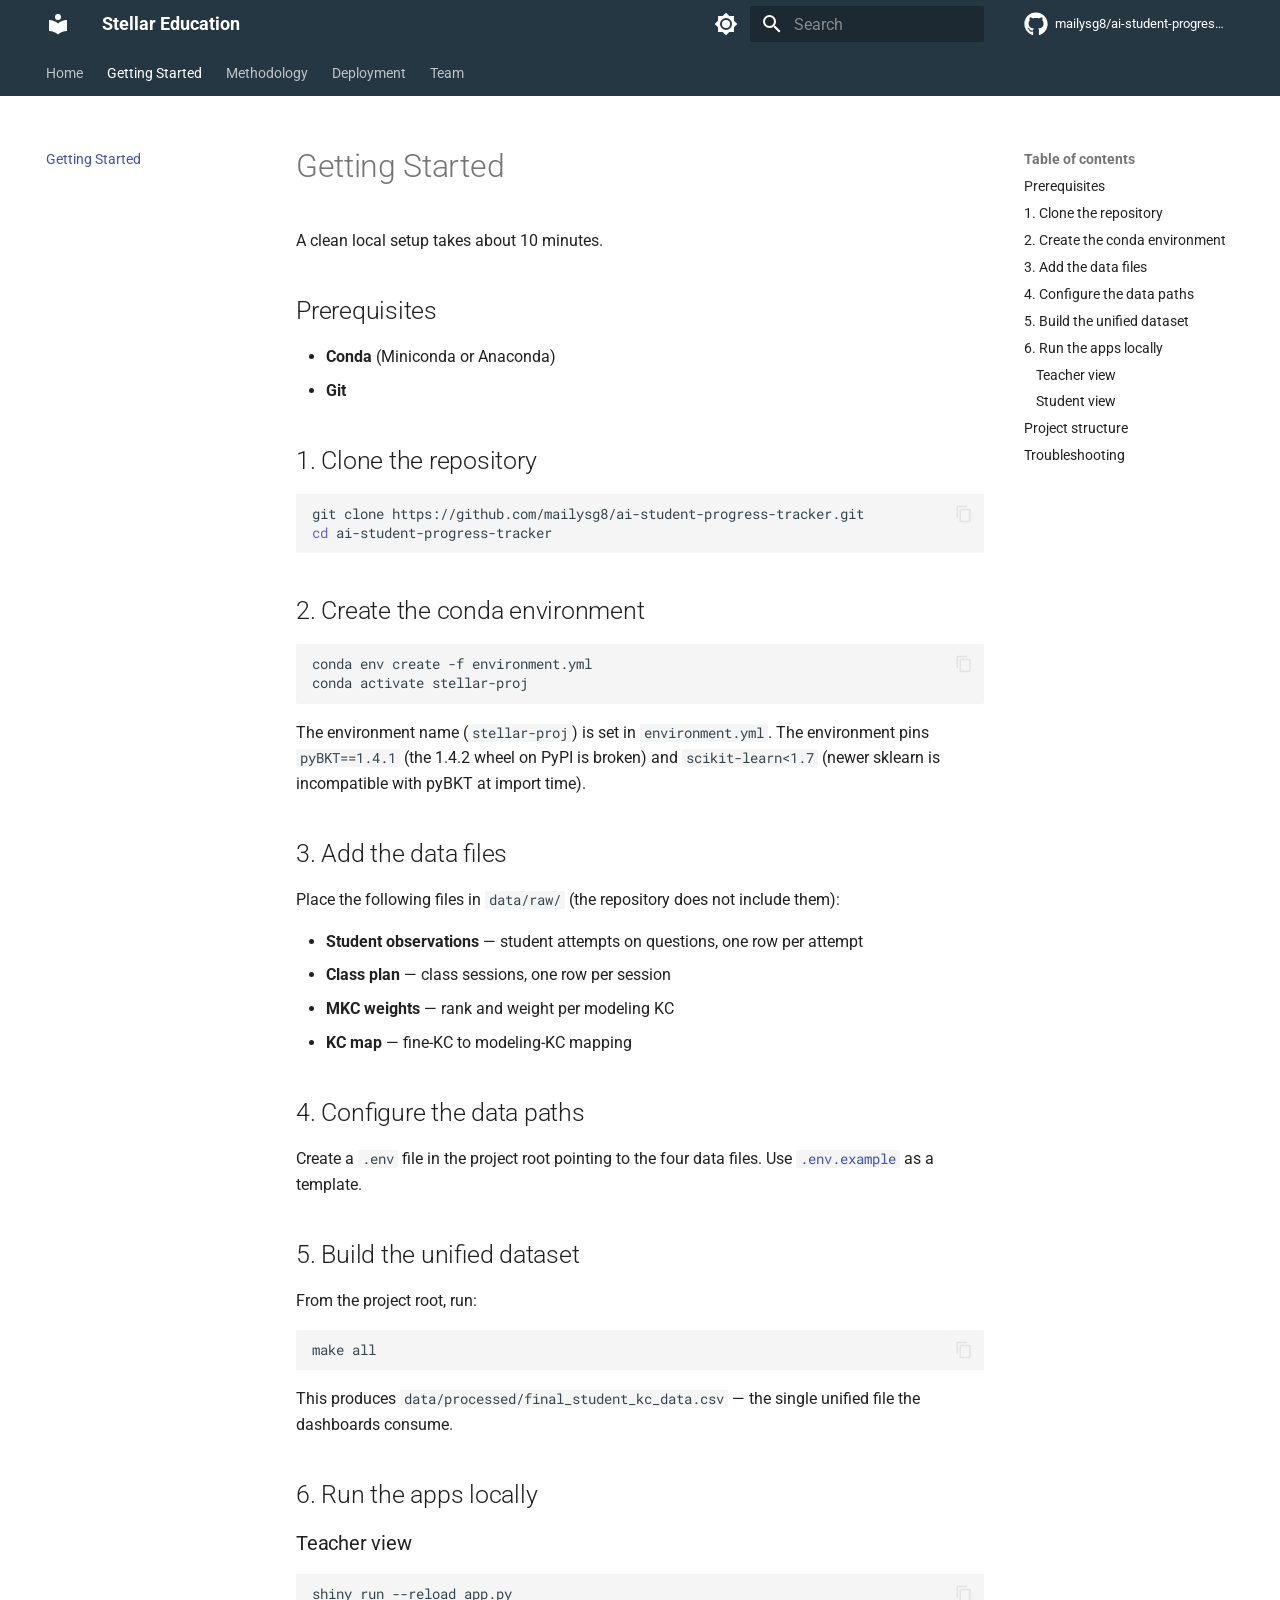
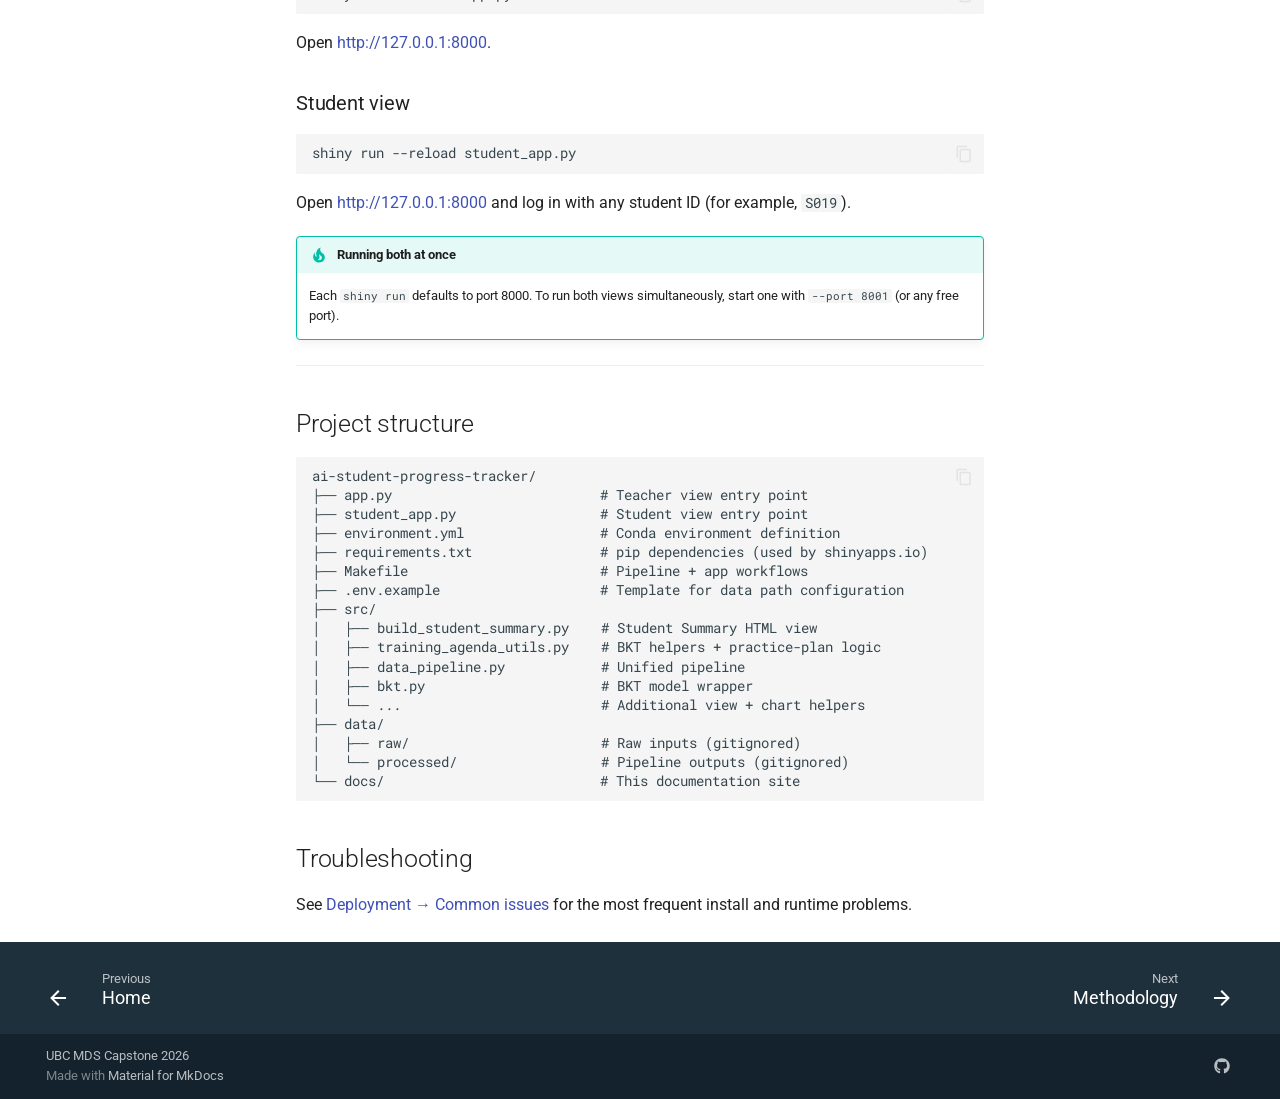
<file: getting-started/index.html>
<!doctype html>
<html lang="en" class="no-js">
  <head>
    
      <meta charset="utf-8">
      <meta name="viewport" content="width=device-width,initial-scale=1">
      
        <meta name="description" content="AI-powered dashboard for tracking knowledge component mastery in AP Statistics">
      
      
      
        <link rel="canonical" href="https://mailysg8.github.io/ai-student-progress-tracker/getting-started/">
      
      
        <link rel="prev" href="..">
      
      
        <link rel="next" href="../methodology/">
      
      
        
      
      
      <link rel="icon" href="../assets/images/favicon.png">
      <meta name="generator" content="mkdocs-1.6.1, mkdocs-material-9.7.6">
    
    
      
        <title>Getting Started - Stellar Education</title>
      
    
    
      <link rel="stylesheet" href="../assets/stylesheets/main.484c7ddc.min.css">
      
        
        <link rel="stylesheet" href="../assets/stylesheets/palette.ab4e12ef.min.css">
      
      


    
    
      
    
    
      
        
        
        <link rel="preconnect" href="https://fonts.gstatic.com" crossorigin>
        <link rel="stylesheet" href="https://fonts.googleapis.com/css?family=Roboto:300,300i,400,400i,700,700i%7CRoboto+Mono:400,400i,700,700i&display=fallback">
        <style>:root{--md-text-font:"Roboto";--md-code-font:"Roboto Mono"}</style>
      
    
    
      <link rel="stylesheet" href="../stylesheets/extra.css">
    
    <script>__md_scope=new URL("..",location),__md_hash=e=>[...e].reduce(((e,_)=>(e<<5)-e+_.charCodeAt(0)),0),__md_get=(e,_=localStorage,t=__md_scope)=>JSON.parse(_.getItem(t.pathname+"."+e)),__md_set=(e,_,t=localStorage,a=__md_scope)=>{try{t.setItem(a.pathname+"."+e,JSON.stringify(_))}catch(e){}}</script>
    
      

    
    
  </head>
  
  
    
    
      
    
    
    
    
    <body dir="ltr" data-md-color-scheme="default" data-md-color-primary="black" data-md-color-accent="deep-orange">
  
    
    <input class="md-toggle" data-md-toggle="drawer" type="checkbox" id="__drawer" autocomplete="off">
    <input class="md-toggle" data-md-toggle="search" type="checkbox" id="__search" autocomplete="off">
    <label class="md-overlay" for="__drawer"></label>
    <div data-md-component="skip">
      
        
        <a href="#getting-started" class="md-skip">
          Skip to content
        </a>
      
    </div>
    <div data-md-component="announce">
      
    </div>
    
    
      

<header class="md-header" data-md-component="header">
  <nav class="md-header__inner md-grid" aria-label="Header">
    <a href=".." title="Stellar Education" class="md-header__button md-logo" aria-label="Stellar Education" data-md-component="logo">
      
  
  <svg xmlns="http://www.w3.org/2000/svg" viewBox="0 0 24 24"><path d="M12 8a3 3 0 0 0 3-3 3 3 0 0 0-3-3 3 3 0 0 0-3 3 3 3 0 0 0 3 3m0 3.54C9.64 9.35 6.5 8 3 8v11c3.5 0 6.64 1.35 9 3.54 2.36-2.19 5.5-3.54 9-3.54V8c-3.5 0-6.64 1.35-9 3.54"/></svg>

    </a>
    <label class="md-header__button md-icon" for="__drawer">
      
      <svg xmlns="http://www.w3.org/2000/svg" viewBox="0 0 24 24"><path d="M3 6h18v2H3zm0 5h18v2H3zm0 5h18v2H3z"/></svg>
    </label>
    <div class="md-header__title" data-md-component="header-title">
      <div class="md-header__ellipsis">
        <div class="md-header__topic">
          <span class="md-ellipsis">
            Stellar Education
          </span>
        </div>
        <div class="md-header__topic" data-md-component="header-topic">
          <span class="md-ellipsis">
            
              Getting Started
            
          </span>
        </div>
      </div>
    </div>
    
      
        <form class="md-header__option" data-md-component="palette">
  
    
    
    
    <input class="md-option" data-md-color-media="(prefers-color-scheme: light)" data-md-color-scheme="default" data-md-color-primary="black" data-md-color-accent="deep-orange"  aria-label="Switch to dark mode"  type="radio" name="__palette" id="__palette_0">
    
      <label class="md-header__button md-icon" title="Switch to dark mode" for="__palette_1" hidden>
        <svg xmlns="http://www.w3.org/2000/svg" viewBox="0 0 24 24"><path d="M12 8a4 4 0 0 0-4 4 4 4 0 0 0 4 4 4 4 0 0 0 4-4 4 4 0 0 0-4-4m0 10a6 6 0 0 1-6-6 6 6 0 0 1 6-6 6 6 0 0 1 6 6 6 6 0 0 1-6 6m8-9.31V4h-4.69L12 .69 8.69 4H4v4.69L.69 12 4 15.31V20h4.69L12 23.31 15.31 20H20v-4.69L23.31 12z"/></svg>
      </label>
    
  
    
    
    
    <input class="md-option" data-md-color-media="(prefers-color-scheme: dark)" data-md-color-scheme="slate" data-md-color-primary="black" data-md-color-accent="deep-orange"  aria-label="Switch to light mode"  type="radio" name="__palette" id="__palette_1">
    
      <label class="md-header__button md-icon" title="Switch to light mode" for="__palette_0" hidden>
        <svg xmlns="http://www.w3.org/2000/svg" viewBox="0 0 24 24"><path d="M12 18c-.89 0-1.74-.2-2.5-.55C11.56 16.5 13 14.42 13 12s-1.44-4.5-3.5-5.45C10.26 6.2 11.11 6 12 6a6 6 0 0 1 6 6 6 6 0 0 1-6 6m8-9.31V4h-4.69L12 .69 8.69 4H4v4.69L.69 12 4 15.31V20h4.69L12 23.31 15.31 20H20v-4.69L23.31 12z"/></svg>
      </label>
    
  
</form>
      
    
    
      <script>var palette=__md_get("__palette");if(palette&&palette.color){if("(prefers-color-scheme)"===palette.color.media){var media=matchMedia("(prefers-color-scheme: light)"),input=document.querySelector(media.matches?"[data-md-color-media='(prefers-color-scheme: light)']":"[data-md-color-media='(prefers-color-scheme: dark)']");palette.color.media=input.getAttribute("data-md-color-media"),palette.color.scheme=input.getAttribute("data-md-color-scheme"),palette.color.primary=input.getAttribute("data-md-color-primary"),palette.color.accent=input.getAttribute("data-md-color-accent")}for(var[key,value]of Object.entries(palette.color))document.body.setAttribute("data-md-color-"+key,value)}</script>
    
    
    
      
      
        <label class="md-header__button md-icon" for="__search">
          
          <svg xmlns="http://www.w3.org/2000/svg" viewBox="0 0 24 24"><path d="M9.5 3A6.5 6.5 0 0 1 16 9.5c0 1.61-.59 3.09-1.56 4.23l.27.27h.79l5 5-1.5 1.5-5-5v-.79l-.27-.27A6.52 6.52 0 0 1 9.5 16 6.5 6.5 0 0 1 3 9.5 6.5 6.5 0 0 1 9.5 3m0 2C7 5 5 7 5 9.5S7 14 9.5 14 14 12 14 9.5 12 5 9.5 5"/></svg>
        </label>
        <div class="md-search" data-md-component="search" role="dialog">
  <label class="md-search__overlay" for="__search"></label>
  <div class="md-search__inner" role="search">
    <form class="md-search__form" name="search">
      <input type="text" class="md-search__input" name="query" aria-label="Search" placeholder="Search" autocapitalize="off" autocorrect="off" autocomplete="off" spellcheck="false" data-md-component="search-query" required>
      <label class="md-search__icon md-icon" for="__search">
        
        <svg xmlns="http://www.w3.org/2000/svg" viewBox="0 0 24 24"><path d="M9.5 3A6.5 6.5 0 0 1 16 9.5c0 1.61-.59 3.09-1.56 4.23l.27.27h.79l5 5-1.5 1.5-5-5v-.79l-.27-.27A6.52 6.52 0 0 1 9.5 16 6.5 6.5 0 0 1 3 9.5 6.5 6.5 0 0 1 9.5 3m0 2C7 5 5 7 5 9.5S7 14 9.5 14 14 12 14 9.5 12 5 9.5 5"/></svg>
        
        <svg xmlns="http://www.w3.org/2000/svg" viewBox="0 0 24 24"><path d="M20 11v2H8l5.5 5.5-1.42 1.42L4.16 12l7.92-7.92L13.5 5.5 8 11z"/></svg>
      </label>
      <nav class="md-search__options" aria-label="Search">
        
        <button type="reset" class="md-search__icon md-icon" title="Clear" aria-label="Clear" tabindex="-1">
          
          <svg xmlns="http://www.w3.org/2000/svg" viewBox="0 0 24 24"><path d="M19 6.41 17.59 5 12 10.59 6.41 5 5 6.41 10.59 12 5 17.59 6.41 19 12 13.41 17.59 19 19 17.59 13.41 12z"/></svg>
        </button>
      </nav>
      
        <div class="md-search__suggest" data-md-component="search-suggest"></div>
      
    </form>
    <div class="md-search__output">
      <div class="md-search__scrollwrap" tabindex="0" data-md-scrollfix>
        <div class="md-search-result" data-md-component="search-result">
          <div class="md-search-result__meta">
            Initializing search
          </div>
          <ol class="md-search-result__list" role="presentation"></ol>
        </div>
      </div>
    </div>
  </div>
</div>
      
    
    
      <div class="md-header__source">
        <a href="https://github.com/mailysg8/ai-student-progress-tracker" title="Go to repository" class="md-source" data-md-component="source">
  <div class="md-source__icon md-icon">
    
    <svg xmlns="http://www.w3.org/2000/svg" viewBox="0 0 512 512"><!--! Font Awesome Free 7.1.0 by @fontawesome - https://fontawesome.com License - https://fontawesome.com/license/free (Icons: CC BY 4.0, Fonts: SIL OFL 1.1, Code: MIT License) Copyright 2025 Fonticons, Inc.--><path d="M173.9 397.4c0 2-2.3 3.6-5.2 3.6-3.3.3-5.6-1.3-5.6-3.6 0-2 2.3-3.6 5.2-3.6 3-.3 5.6 1.3 5.6 3.6m-31.1-4.5c-.7 2 1.3 4.3 4.3 4.9 2.6 1 5.6 0 6.2-2s-1.3-4.3-4.3-5.2c-2.6-.7-5.5.3-6.2 2.3m44.2-1.7c-2.9.7-4.9 2.6-4.6 4.9.3 2 2.9 3.3 5.9 2.6 2.9-.7 4.9-2.6 4.6-4.6-.3-1.9-3-3.2-5.9-2.9M252.8 8C114.1 8 8 113.3 8 252c0 110.9 69.8 205.8 169.5 239.2 12.8 2.3 17.3-5.6 17.3-12.1 0-6.2-.3-40.4-.3-61.4 0 0-70 15-84.7-29.8 0 0-11.4-29.1-27.8-36.6 0 0-22.9-15.7 1.6-15.4 0 0 24.9 2 38.6 25.8 21.9 38.6 58.6 27.5 72.9 20.9 2.3-16 8.8-27.1 16-33.7-55.9-6.2-112.3-14.3-112.3-110.5 0-27.5 7.6-41.3 23.6-58.9-2.6-6.5-11.1-33.3 2.6-67.9 20.9-6.5 69 27 69 27 20-5.6 41.5-8.5 62.8-8.5s42.8 2.9 62.8 8.5c0 0 48.1-33.6 69-27 13.7 34.7 5.2 61.4 2.6 67.9 16 17.7 25.8 31.5 25.8 58.9 0 96.5-58.9 104.2-114.8 110.5 9.2 7.9 17 22.9 17 46.4 0 33.7-.3 75.4-.3 83.6 0 6.5 4.6 14.4 17.3 12.1C436.2 457.8 504 362.9 504 252 504 113.3 391.5 8 252.8 8M105.2 352.9c-1.3 1-1 3.3.7 5.2 1.6 1.6 3.9 2.3 5.2 1 1.3-1 1-3.3-.7-5.2-1.6-1.6-3.9-2.3-5.2-1m-10.8-8.1c-.7 1.3.3 2.9 2.3 3.9 1.6 1 3.6.7 4.3-.7.7-1.3-.3-2.9-2.3-3.9-2-.6-3.6-.3-4.3.7m32.4 35.6c-1.6 1.3-1 4.3 1.3 6.2 2.3 2.3 5.2 2.6 6.5 1 1.3-1.3.7-4.3-1.3-6.2-2.2-2.3-5.2-2.6-6.5-1m-11.4-14.7c-1.6 1-1.6 3.6 0 5.9s4.3 3.3 5.6 2.3c1.6-1.3 1.6-3.9 0-6.2-1.4-2.3-4-3.3-5.6-2"/></svg>
  </div>
  <div class="md-source__repository">
    mailysg8/ai-student-progress-tracker
  </div>
</a>
      </div>
    
  </nav>
  
</header>
    
    <div class="md-container" data-md-component="container">
      
      
        
          
            
<nav class="md-tabs" aria-label="Tabs" data-md-component="tabs">
  <div class="md-grid">
    <ul class="md-tabs__list">
      
        
  
  
  
  
    <li class="md-tabs__item">
      <a href=".." class="md-tabs__link">
        
  
  
    
  
  Home

      </a>
    </li>
  

      
        
  
  
  
    
  
  
    <li class="md-tabs__item md-tabs__item--active">
      <a href="./" class="md-tabs__link">
        
  
  
    
  
  Getting Started

      </a>
    </li>
  

      
        
  
  
  
  
    <li class="md-tabs__item">
      <a href="../methodology/" class="md-tabs__link">
        
  
  
    
  
  Methodology

      </a>
    </li>
  

      
        
  
  
  
  
    <li class="md-tabs__item">
      <a href="../deployment/" class="md-tabs__link">
        
  
  
    
  
  Deployment

      </a>
    </li>
  

      
        
  
  
  
  
    <li class="md-tabs__item">
      <a href="../team/" class="md-tabs__link">
        
  
  
    
  
  Team

      </a>
    </li>
  

      
    </ul>
  </div>
</nav>
          
        
      
      <main class="md-main" data-md-component="main">
        <div class="md-main__inner md-grid">
          
            
              
              <div class="md-sidebar md-sidebar--primary" data-md-component="sidebar" data-md-type="navigation" >
                <div class="md-sidebar__scrollwrap">
                  <div class="md-sidebar__inner">
                    


  


<nav class="md-nav md-nav--primary md-nav--lifted" aria-label="Navigation" data-md-level="0">
  <label class="md-nav__title" for="__drawer">
    <a href=".." title="Stellar Education" class="md-nav__button md-logo" aria-label="Stellar Education" data-md-component="logo">
      
  
  <svg xmlns="http://www.w3.org/2000/svg" viewBox="0 0 24 24"><path d="M12 8a3 3 0 0 0 3-3 3 3 0 0 0-3-3 3 3 0 0 0-3 3 3 3 0 0 0 3 3m0 3.54C9.64 9.35 6.5 8 3 8v11c3.5 0 6.64 1.35 9 3.54 2.36-2.19 5.5-3.54 9-3.54V8c-3.5 0-6.64 1.35-9 3.54"/></svg>

    </a>
    Stellar Education
  </label>
  
    <div class="md-nav__source">
      <a href="https://github.com/mailysg8/ai-student-progress-tracker" title="Go to repository" class="md-source" data-md-component="source">
  <div class="md-source__icon md-icon">
    
    <svg xmlns="http://www.w3.org/2000/svg" viewBox="0 0 512 512"><!--! Font Awesome Free 7.1.0 by @fontawesome - https://fontawesome.com License - https://fontawesome.com/license/free (Icons: CC BY 4.0, Fonts: SIL OFL 1.1, Code: MIT License) Copyright 2025 Fonticons, Inc.--><path d="M173.9 397.4c0 2-2.3 3.6-5.2 3.6-3.3.3-5.6-1.3-5.6-3.6 0-2 2.3-3.6 5.2-3.6 3-.3 5.6 1.3 5.6 3.6m-31.1-4.5c-.7 2 1.3 4.3 4.3 4.9 2.6 1 5.6 0 6.2-2s-1.3-4.3-4.3-5.2c-2.6-.7-5.5.3-6.2 2.3m44.2-1.7c-2.9.7-4.9 2.6-4.6 4.9.3 2 2.9 3.3 5.9 2.6 2.9-.7 4.9-2.6 4.6-4.6-.3-1.9-3-3.2-5.9-2.9M252.8 8C114.1 8 8 113.3 8 252c0 110.9 69.8 205.8 169.5 239.2 12.8 2.3 17.3-5.6 17.3-12.1 0-6.2-.3-40.4-.3-61.4 0 0-70 15-84.7-29.8 0 0-11.4-29.1-27.8-36.6 0 0-22.9-15.7 1.6-15.4 0 0 24.9 2 38.6 25.8 21.9 38.6 58.6 27.5 72.9 20.9 2.3-16 8.8-27.1 16-33.7-55.9-6.2-112.3-14.3-112.3-110.5 0-27.5 7.6-41.3 23.6-58.9-2.6-6.5-11.1-33.3 2.6-67.9 20.9-6.5 69 27 69 27 20-5.6 41.5-8.5 62.8-8.5s42.8 2.9 62.8 8.5c0 0 48.1-33.6 69-27 13.7 34.7 5.2 61.4 2.6 67.9 16 17.7 25.8 31.5 25.8 58.9 0 96.5-58.9 104.2-114.8 110.5 9.2 7.9 17 22.9 17 46.4 0 33.7-.3 75.4-.3 83.6 0 6.5 4.6 14.4 17.3 12.1C436.2 457.8 504 362.9 504 252 504 113.3 391.5 8 252.8 8M105.2 352.9c-1.3 1-1 3.3.7 5.2 1.6 1.6 3.9 2.3 5.2 1 1.3-1 1-3.3-.7-5.2-1.6-1.6-3.9-2.3-5.2-1m-10.8-8.1c-.7 1.3.3 2.9 2.3 3.9 1.6 1 3.6.7 4.3-.7.7-1.3-.3-2.9-2.3-3.9-2-.6-3.6-.3-4.3.7m32.4 35.6c-1.6 1.3-1 4.3 1.3 6.2 2.3 2.3 5.2 2.6 6.5 1 1.3-1.3.7-4.3-1.3-6.2-2.2-2.3-5.2-2.6-6.5-1m-11.4-14.7c-1.6 1-1.6 3.6 0 5.9s4.3 3.3 5.6 2.3c1.6-1.3 1.6-3.9 0-6.2-1.4-2.3-4-3.3-5.6-2"/></svg>
  </div>
  <div class="md-source__repository">
    mailysg8/ai-student-progress-tracker
  </div>
</a>
    </div>
  
  <ul class="md-nav__list" data-md-scrollfix>
    
      
      
  
  
  
  
    <li class="md-nav__item">
      <a href=".." class="md-nav__link">
        
  
  
  <span class="md-ellipsis">
    
  
    Home
  

    
  </span>
  
  

      </a>
    </li>
  

    
      
      
  
  
    
  
  
  
    <li class="md-nav__item md-nav__item--active">
      
      <input class="md-nav__toggle md-toggle" type="checkbox" id="__toc">
      
      
        
      
      
        <label class="md-nav__link md-nav__link--active" for="__toc">
          
  
  
  <span class="md-ellipsis">
    
  
    Getting Started
  

    
  </span>
  
  

          <span class="md-nav__icon md-icon"></span>
        </label>
      
      <a href="./" class="md-nav__link md-nav__link--active">
        
  
  
  <span class="md-ellipsis">
    
  
    Getting Started
  

    
  </span>
  
  

      </a>
      
        

<nav class="md-nav md-nav--secondary" aria-label="Table of contents">
  
  
  
    
  
  
    <label class="md-nav__title" for="__toc">
      <span class="md-nav__icon md-icon"></span>
      Table of contents
    </label>
    <ul class="md-nav__list" data-md-component="toc" data-md-scrollfix>
      
        <li class="md-nav__item">
  <a href="#prerequisites" class="md-nav__link">
    <span class="md-ellipsis">
      
        Prerequisites
      
    </span>
  </a>
  
</li>
      
        <li class="md-nav__item">
  <a href="#1-clone-the-repository" class="md-nav__link">
    <span class="md-ellipsis">
      
        1. Clone the repository
      
    </span>
  </a>
  
</li>
      
        <li class="md-nav__item">
  <a href="#2-create-the-conda-environment" class="md-nav__link">
    <span class="md-ellipsis">
      
        2. Create the conda environment
      
    </span>
  </a>
  
</li>
      
        <li class="md-nav__item">
  <a href="#3-add-the-data-files" class="md-nav__link">
    <span class="md-ellipsis">
      
        3. Add the data files
      
    </span>
  </a>
  
</li>
      
        <li class="md-nav__item">
  <a href="#4-configure-the-data-paths" class="md-nav__link">
    <span class="md-ellipsis">
      
        4. Configure the data paths
      
    </span>
  </a>
  
</li>
      
        <li class="md-nav__item">
  <a href="#5-build-the-unified-dataset" class="md-nav__link">
    <span class="md-ellipsis">
      
        5. Build the unified dataset
      
    </span>
  </a>
  
</li>
      
        <li class="md-nav__item">
  <a href="#6-run-the-apps-locally" class="md-nav__link">
    <span class="md-ellipsis">
      
        6. Run the apps locally
      
    </span>
  </a>
  
    <nav class="md-nav" aria-label="6. Run the apps locally">
      <ul class="md-nav__list">
        
          <li class="md-nav__item">
  <a href="#teacher-view" class="md-nav__link">
    <span class="md-ellipsis">
      
        Teacher view
      
    </span>
  </a>
  
</li>
        
          <li class="md-nav__item">
  <a href="#student-view" class="md-nav__link">
    <span class="md-ellipsis">
      
        Student view
      
    </span>
  </a>
  
</li>
        
      </ul>
    </nav>
  
</li>
      
        <li class="md-nav__item">
  <a href="#project-structure" class="md-nav__link">
    <span class="md-ellipsis">
      
        Project structure
      
    </span>
  </a>
  
</li>
      
        <li class="md-nav__item">
  <a href="#troubleshooting" class="md-nav__link">
    <span class="md-ellipsis">
      
        Troubleshooting
      
    </span>
  </a>
  
</li>
      
    </ul>
  
</nav>
      
    </li>
  

    
      
      
  
  
  
  
    <li class="md-nav__item">
      <a href="../methodology/" class="md-nav__link">
        
  
  
  <span class="md-ellipsis">
    
  
    Methodology
  

    
  </span>
  
  

      </a>
    </li>
  

    
      
      
  
  
  
  
    <li class="md-nav__item">
      <a href="../deployment/" class="md-nav__link">
        
  
  
  <span class="md-ellipsis">
    
  
    Deployment
  

    
  </span>
  
  

      </a>
    </li>
  

    
      
      
  
  
  
  
    <li class="md-nav__item">
      <a href="../team/" class="md-nav__link">
        
  
  
  <span class="md-ellipsis">
    
  
    Team
  

    
  </span>
  
  

      </a>
    </li>
  

    
  </ul>
</nav>
                  </div>
                </div>
              </div>
            
            
              
              <div class="md-sidebar md-sidebar--secondary" data-md-component="sidebar" data-md-type="toc" >
                <div class="md-sidebar__scrollwrap">
                  <div class="md-sidebar__inner">
                    

<nav class="md-nav md-nav--secondary" aria-label="Table of contents">
  
  
  
    
  
  
    <label class="md-nav__title" for="__toc">
      <span class="md-nav__icon md-icon"></span>
      Table of contents
    </label>
    <ul class="md-nav__list" data-md-component="toc" data-md-scrollfix>
      
        <li class="md-nav__item">
  <a href="#prerequisites" class="md-nav__link">
    <span class="md-ellipsis">
      
        Prerequisites
      
    </span>
  </a>
  
</li>
      
        <li class="md-nav__item">
  <a href="#1-clone-the-repository" class="md-nav__link">
    <span class="md-ellipsis">
      
        1. Clone the repository
      
    </span>
  </a>
  
</li>
      
        <li class="md-nav__item">
  <a href="#2-create-the-conda-environment" class="md-nav__link">
    <span class="md-ellipsis">
      
        2. Create the conda environment
      
    </span>
  </a>
  
</li>
      
        <li class="md-nav__item">
  <a href="#3-add-the-data-files" class="md-nav__link">
    <span class="md-ellipsis">
      
        3. Add the data files
      
    </span>
  </a>
  
</li>
      
        <li class="md-nav__item">
  <a href="#4-configure-the-data-paths" class="md-nav__link">
    <span class="md-ellipsis">
      
        4. Configure the data paths
      
    </span>
  </a>
  
</li>
      
        <li class="md-nav__item">
  <a href="#5-build-the-unified-dataset" class="md-nav__link">
    <span class="md-ellipsis">
      
        5. Build the unified dataset
      
    </span>
  </a>
  
</li>
      
        <li class="md-nav__item">
  <a href="#6-run-the-apps-locally" class="md-nav__link">
    <span class="md-ellipsis">
      
        6. Run the apps locally
      
    </span>
  </a>
  
    <nav class="md-nav" aria-label="6. Run the apps locally">
      <ul class="md-nav__list">
        
          <li class="md-nav__item">
  <a href="#teacher-view" class="md-nav__link">
    <span class="md-ellipsis">
      
        Teacher view
      
    </span>
  </a>
  
</li>
        
          <li class="md-nav__item">
  <a href="#student-view" class="md-nav__link">
    <span class="md-ellipsis">
      
        Student view
      
    </span>
  </a>
  
</li>
        
      </ul>
    </nav>
  
</li>
      
        <li class="md-nav__item">
  <a href="#project-structure" class="md-nav__link">
    <span class="md-ellipsis">
      
        Project structure
      
    </span>
  </a>
  
</li>
      
        <li class="md-nav__item">
  <a href="#troubleshooting" class="md-nav__link">
    <span class="md-ellipsis">
      
        Troubleshooting
      
    </span>
  </a>
  
</li>
      
    </ul>
  
</nav>
                  </div>
                </div>
              </div>
            
          
          
            <div class="md-content" data-md-component="content">
              
              <article class="md-content__inner md-typeset">
                
                  


  
  


<h1 id="getting-started">Getting Started</h1>
<p>A clean local setup takes about 10 minutes.</p>
<h2 id="prerequisites">Prerequisites</h2>
<ul>
<li><strong>Conda</strong> (Miniconda or Anaconda)</li>
<li><strong>Git</strong></li>
</ul>
<h2 id="1-clone-the-repository">1. Clone the repository</h2>
<div class="language-bash highlight"><pre><span></span><code><span id="__span-0-1"><a id="__codelineno-0-1" name="__codelineno-0-1" href="#__codelineno-0-1"></a>git<span class="w"> </span>clone<span class="w"> </span>https://github.com/mailysg8/ai-student-progress-tracker.git
</span><span id="__span-0-2"><a id="__codelineno-0-2" name="__codelineno-0-2" href="#__codelineno-0-2"></a><span class="nb">cd</span><span class="w"> </span>ai-student-progress-tracker
</span></code></pre></div>
<h2 id="2-create-the-conda-environment">2. Create the conda environment</h2>
<div class="language-bash highlight"><pre><span></span><code><span id="__span-1-1"><a id="__codelineno-1-1" name="__codelineno-1-1" href="#__codelineno-1-1"></a>conda<span class="w"> </span>env<span class="w"> </span>create<span class="w"> </span>-f<span class="w"> </span>environment.yml
</span><span id="__span-1-2"><a id="__codelineno-1-2" name="__codelineno-1-2" href="#__codelineno-1-2"></a>conda<span class="w"> </span>activate<span class="w"> </span>stellar-proj
</span></code></pre></div>
<p>The environment name (<code>stellar-proj</code>) is set in <code>environment.yml</code>. The environment pins <code>pyBKT==1.4.1</code> (the 1.4.2 wheel on PyPI is broken) and <code>scikit-learn&lt;1.7</code> (newer sklearn is incompatible with pyBKT at import time).</p>
<h2 id="3-add-the-data-files">3. Add the data files</h2>
<p>Place the following files in <code>data/raw/</code> (the repository does not include them):</p>
<ul>
<li><strong>Student observations</strong> — student attempts on questions, one row per attempt</li>
<li><strong>Class plan</strong> — class sessions, one row per session</li>
<li><strong>MKC weights</strong> — rank and weight per modeling KC</li>
<li><strong>KC map</strong> — fine-KC to modeling-KC mapping</li>
</ul>
<h2 id="4-configure-the-data-paths">4. Configure the data paths</h2>
<p>Create a <code>.env</code> file in the project root pointing to the four data files. Use <a href="https://github.com/mailysg8/ai-student-progress-tracker/blob/main/.env.example"><code>.env.example</code></a> as a template.</p>
<h2 id="5-build-the-unified-dataset">5. Build the unified dataset</h2>
<p>From the project root, run:</p>
<div class="language-bash highlight"><pre><span></span><code><span id="__span-2-1"><a id="__codelineno-2-1" name="__codelineno-2-1" href="#__codelineno-2-1"></a>make<span class="w"> </span>all
</span></code></pre></div>
<p>This produces <code>data/processed/final_student_kc_data.csv</code> — the single unified file the dashboards consume.</p>
<h2 id="6-run-the-apps-locally">6. Run the apps locally</h2>
<h3 id="teacher-view">Teacher view</h3>
<div class="language-bash highlight"><pre><span></span><code><span id="__span-3-1"><a id="__codelineno-3-1" name="__codelineno-3-1" href="#__codelineno-3-1"></a>shiny<span class="w"> </span>run<span class="w"> </span>--reload<span class="w"> </span>app.py
</span></code></pre></div>
<p>Open <a href="http://127.0.0.1:8000">http://127.0.0.1:8000</a>.</p>
<h3 id="student-view">Student view</h3>
<div class="language-bash highlight"><pre><span></span><code><span id="__span-4-1"><a id="__codelineno-4-1" name="__codelineno-4-1" href="#__codelineno-4-1"></a>shiny<span class="w"> </span>run<span class="w"> </span>--reload<span class="w"> </span>student_app.py
</span></code></pre></div>
<p>Open <a href="http://127.0.0.1:8000">http://127.0.0.1:8000</a> and log in with any student ID (for example, <code>S019</code>).</p>
<div class="admonition tip">
<p class="admonition-title">Running both at once</p>
<p>Each <code>shiny run</code> defaults to port 8000. To run both views simultaneously, start one with <code>--port 8001</code> (or any free port).</p>
</div>
<hr />
<h2 id="project-structure">Project structure</h2>
<div class="language-text highlight"><pre><span></span><code><span id="__span-5-1"><a id="__codelineno-5-1" name="__codelineno-5-1" href="#__codelineno-5-1"></a>ai-student-progress-tracker/
</span><span id="__span-5-2"><a id="__codelineno-5-2" name="__codelineno-5-2" href="#__codelineno-5-2"></a>├── app.py                          # Teacher view entry point
</span><span id="__span-5-3"><a id="__codelineno-5-3" name="__codelineno-5-3" href="#__codelineno-5-3"></a>├── student_app.py                  # Student view entry point
</span><span id="__span-5-4"><a id="__codelineno-5-4" name="__codelineno-5-4" href="#__codelineno-5-4"></a>├── environment.yml                 # Conda environment definition
</span><span id="__span-5-5"><a id="__codelineno-5-5" name="__codelineno-5-5" href="#__codelineno-5-5"></a>├── requirements.txt                # pip dependencies (used by shinyapps.io)
</span><span id="__span-5-6"><a id="__codelineno-5-6" name="__codelineno-5-6" href="#__codelineno-5-6"></a>├── Makefile                        # Pipeline + app workflows
</span><span id="__span-5-7"><a id="__codelineno-5-7" name="__codelineno-5-7" href="#__codelineno-5-7"></a>├── .env.example                    # Template for data path configuration
</span><span id="__span-5-8"><a id="__codelineno-5-8" name="__codelineno-5-8" href="#__codelineno-5-8"></a>├── src/
</span><span id="__span-5-9"><a id="__codelineno-5-9" name="__codelineno-5-9" href="#__codelineno-5-9"></a>│   ├── build_student_summary.py    # Student Summary HTML view
</span><span id="__span-5-10"><a id="__codelineno-5-10" name="__codelineno-5-10" href="#__codelineno-5-10"></a>│   ├── training_agenda_utils.py    # BKT helpers + practice-plan logic
</span><span id="__span-5-11"><a id="__codelineno-5-11" name="__codelineno-5-11" href="#__codelineno-5-11"></a>│   ├── data_pipeline.py            # Unified pipeline
</span><span id="__span-5-12"><a id="__codelineno-5-12" name="__codelineno-5-12" href="#__codelineno-5-12"></a>│   ├── bkt.py                      # BKT model wrapper
</span><span id="__span-5-13"><a id="__codelineno-5-13" name="__codelineno-5-13" href="#__codelineno-5-13"></a>│   └── ...                         # Additional view + chart helpers
</span><span id="__span-5-14"><a id="__codelineno-5-14" name="__codelineno-5-14" href="#__codelineno-5-14"></a>├── data/
</span><span id="__span-5-15"><a id="__codelineno-5-15" name="__codelineno-5-15" href="#__codelineno-5-15"></a>│   ├── raw/                        # Raw inputs (gitignored)
</span><span id="__span-5-16"><a id="__codelineno-5-16" name="__codelineno-5-16" href="#__codelineno-5-16"></a>│   └── processed/                  # Pipeline outputs (gitignored)
</span><span id="__span-5-17"><a id="__codelineno-5-17" name="__codelineno-5-17" href="#__codelineno-5-17"></a>└── docs/                           # This documentation site
</span></code></pre></div>
<h2 id="troubleshooting">Troubleshooting</h2>
<p>See <a href="../deployment/#common-issues">Deployment → Common issues</a> for the most frequent install and runtime problems.</p>












                
              </article>
            </div>
          
          
<script>var target=document.getElementById(location.hash.slice(1));target&&target.name&&(target.checked=target.name.startsWith("__tabbed_"))</script>
        </div>
        
          <button type="button" class="md-top md-icon" data-md-component="top" hidden>
  
  <svg xmlns="http://www.w3.org/2000/svg" viewBox="0 0 24 24"><path d="M13 20h-2V8l-5.5 5.5-1.42-1.42L12 4.16l7.92 7.92-1.42 1.42L13 8z"/></svg>
  Back to top
</button>
        
      </main>
      
        <footer class="md-footer">
  
    
      
      <nav class="md-footer__inner md-grid" aria-label="Footer" >
        
          
          <a href=".." class="md-footer__link md-footer__link--prev" aria-label="Previous: Home">
            <div class="md-footer__button md-icon">
              
              <svg xmlns="http://www.w3.org/2000/svg" viewBox="0 0 24 24"><path d="M20 11v2H8l5.5 5.5-1.42 1.42L4.16 12l7.92-7.92L13.5 5.5 8 11z"/></svg>
            </div>
            <div class="md-footer__title">
              <span class="md-footer__direction">
                Previous
              </span>
              <div class="md-ellipsis">
                Home
              </div>
            </div>
          </a>
        
        
          
          <a href="../methodology/" class="md-footer__link md-footer__link--next" aria-label="Next: Methodology">
            <div class="md-footer__title">
              <span class="md-footer__direction">
                Next
              </span>
              <div class="md-ellipsis">
                Methodology
              </div>
            </div>
            <div class="md-footer__button md-icon">
              
              <svg xmlns="http://www.w3.org/2000/svg" viewBox="0 0 24 24"><path d="M4 11v2h12l-5.5 5.5 1.42 1.42L19.84 12l-7.92-7.92L10.5 5.5 16 11z"/></svg>
            </div>
          </a>
        
      </nav>
    
  
  <div class="md-footer-meta md-typeset">
    <div class="md-footer-meta__inner md-grid">
      <div class="md-copyright">
  
    <div class="md-copyright__highlight">
      UBC MDS Capstone 2026
    </div>
  
  
    Made with
    <a href="https://squidfunk.github.io/mkdocs-material/" target="_blank" rel="noopener">
      Material for MkDocs
    </a>
  
</div>
      
        
<div class="md-social">
  
    
    
    
    
      
      
    
    <a href="https://github.com/mailysg8/ai-student-progress-tracker" target="_blank" rel="noopener" title="github.com" class="md-social__link">
      <svg xmlns="http://www.w3.org/2000/svg" viewBox="0 0 512 512"><!--! Font Awesome Free 7.1.0 by @fontawesome - https://fontawesome.com License - https://fontawesome.com/license/free (Icons: CC BY 4.0, Fonts: SIL OFL 1.1, Code: MIT License) Copyright 2025 Fonticons, Inc.--><path d="M173.9 397.4c0 2-2.3 3.6-5.2 3.6-3.3.3-5.6-1.3-5.6-3.6 0-2 2.3-3.6 5.2-3.6 3-.3 5.6 1.3 5.6 3.6m-31.1-4.5c-.7 2 1.3 4.3 4.3 4.9 2.6 1 5.6 0 6.2-2s-1.3-4.3-4.3-5.2c-2.6-.7-5.5.3-6.2 2.3m44.2-1.7c-2.9.7-4.9 2.6-4.6 4.9.3 2 2.9 3.3 5.9 2.6 2.9-.7 4.9-2.6 4.6-4.6-.3-1.9-3-3.2-5.9-2.9M252.8 8C114.1 8 8 113.3 8 252c0 110.9 69.8 205.8 169.5 239.2 12.8 2.3 17.3-5.6 17.3-12.1 0-6.2-.3-40.4-.3-61.4 0 0-70 15-84.7-29.8 0 0-11.4-29.1-27.8-36.6 0 0-22.9-15.7 1.6-15.4 0 0 24.9 2 38.6 25.8 21.9 38.6 58.6 27.5 72.9 20.9 2.3-16 8.8-27.1 16-33.7-55.9-6.2-112.3-14.3-112.3-110.5 0-27.5 7.6-41.3 23.6-58.9-2.6-6.5-11.1-33.3 2.6-67.9 20.9-6.5 69 27 69 27 20-5.6 41.5-8.5 62.8-8.5s42.8 2.9 62.8 8.5c0 0 48.1-33.6 69-27 13.7 34.7 5.2 61.4 2.6 67.9 16 17.7 25.8 31.5 25.8 58.9 0 96.5-58.9 104.2-114.8 110.5 9.2 7.9 17 22.9 17 46.4 0 33.7-.3 75.4-.3 83.6 0 6.5 4.6 14.4 17.3 12.1C436.2 457.8 504 362.9 504 252 504 113.3 391.5 8 252.8 8M105.2 352.9c-1.3 1-1 3.3.7 5.2 1.6 1.6 3.9 2.3 5.2 1 1.3-1 1-3.3-.7-5.2-1.6-1.6-3.9-2.3-5.2-1m-10.8-8.1c-.7 1.3.3 2.9 2.3 3.9 1.6 1 3.6.7 4.3-.7.7-1.3-.3-2.9-2.3-3.9-2-.6-3.6-.3-4.3.7m32.4 35.6c-1.6 1.3-1 4.3 1.3 6.2 2.3 2.3 5.2 2.6 6.5 1 1.3-1.3.7-4.3-1.3-6.2-2.2-2.3-5.2-2.6-6.5-1m-11.4-14.7c-1.6 1-1.6 3.6 0 5.9s4.3 3.3 5.6 2.3c1.6-1.3 1.6-3.9 0-6.2-1.4-2.3-4-3.3-5.6-2"/></svg>
    </a>
  
</div>
      
    </div>
  </div>
</footer>
      
    </div>
    <div class="md-dialog" data-md-component="dialog">
      <div class="md-dialog__inner md-typeset"></div>
    </div>
    
    
    
      
      
      <script id="__config" type="application/json">{"annotate": null, "base": "..", "features": ["navigation.tabs", "navigation.sections", "navigation.top", "navigation.footer", "search.suggest", "search.highlight", "content.code.copy", "content.code.annotate"], "search": "../assets/javascripts/workers/search.2c215733.min.js", "tags": null, "translations": {"clipboard.copied": "Copied to clipboard", "clipboard.copy": "Copy to clipboard", "search.result.more.one": "1 more on this page", "search.result.more.other": "# more on this page", "search.result.none": "No matching documents", "search.result.one": "1 matching document", "search.result.other": "# matching documents", "search.result.placeholder": "Type to start searching", "search.result.term.missing": "Missing", "select.version": "Select version"}, "version": null}</script>
    
    
      <script src="../assets/javascripts/bundle.79ae519e.min.js"></script>
      
    
  </body>
</html>
</file>
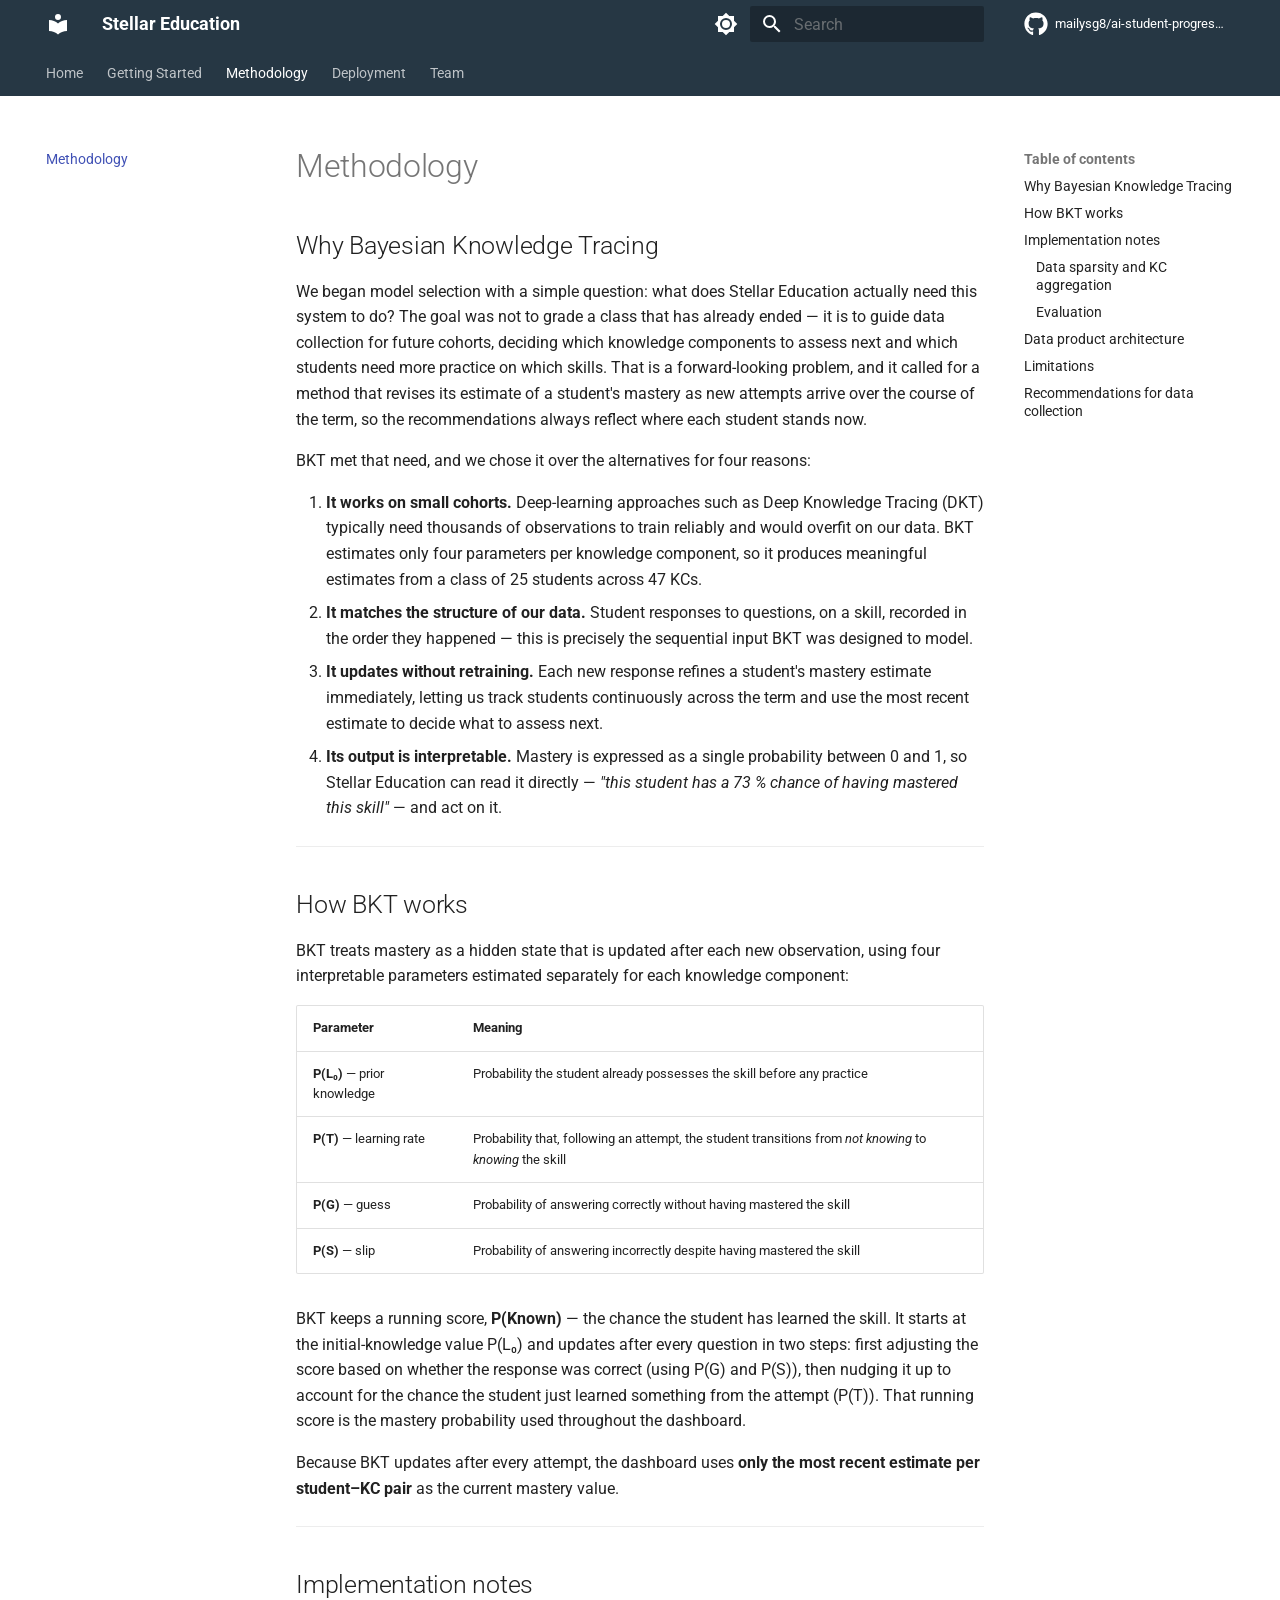
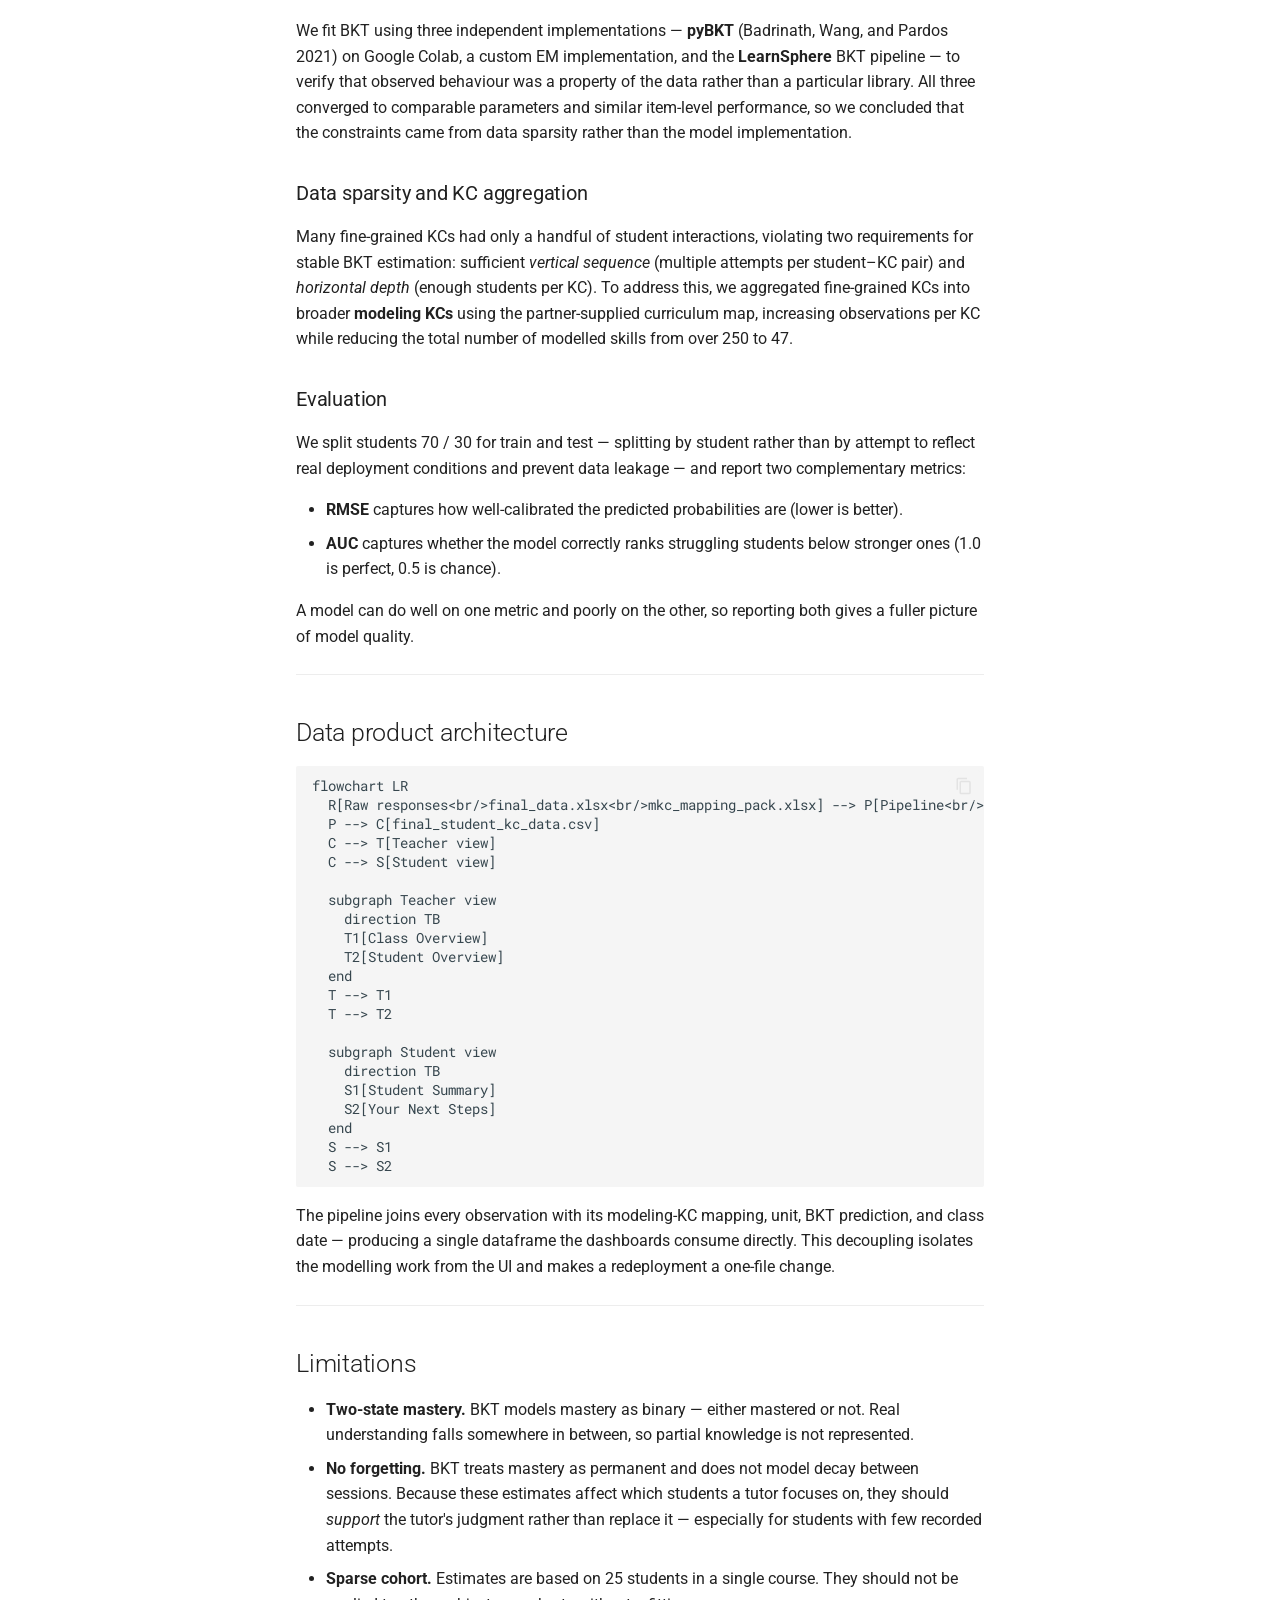
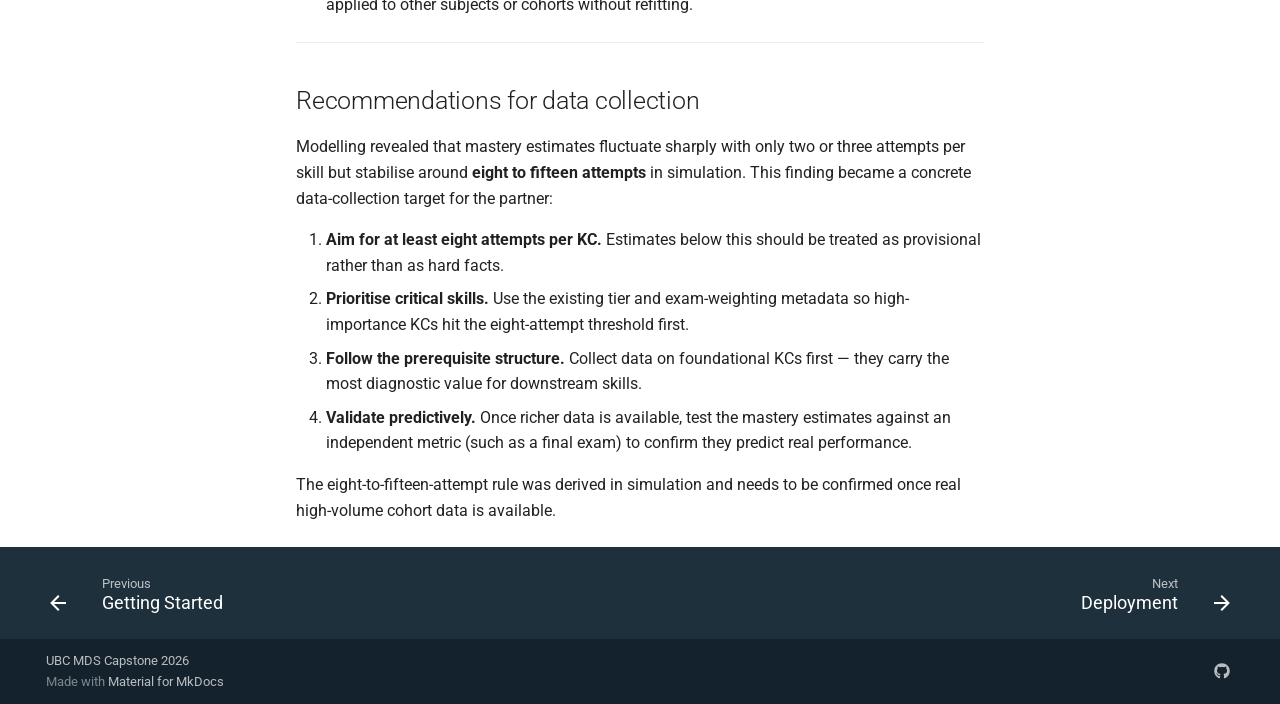
<file: methodology/index.html>
<!doctype html>
<html lang="en" class="no-js">
  <head>
    
      <meta charset="utf-8">
      <meta name="viewport" content="width=device-width,initial-scale=1">
      
        <meta name="description" content="AI-powered dashboard for tracking knowledge component mastery in AP Statistics">
      
      
      
        <link rel="canonical" href="https://mailysg8.github.io/ai-student-progress-tracker/methodology/">
      
      
        <link rel="prev" href="../getting-started/">
      
      
        <link rel="next" href="../deployment/">
      
      
        
      
      
      <link rel="icon" href="../assets/images/favicon.png">
      <meta name="generator" content="mkdocs-1.6.1, mkdocs-material-9.7.6">
    
    
      
        <title>Methodology - Stellar Education</title>
      
    
    
      <link rel="stylesheet" href="../assets/stylesheets/main.484c7ddc.min.css">
      
        
        <link rel="stylesheet" href="../assets/stylesheets/palette.ab4e12ef.min.css">
      
      


    
    
      
    
    
      
        
        
        <link rel="preconnect" href="https://fonts.gstatic.com" crossorigin>
        <link rel="stylesheet" href="https://fonts.googleapis.com/css?family=Roboto:300,300i,400,400i,700,700i%7CRoboto+Mono:400,400i,700,700i&display=fallback">
        <style>:root{--md-text-font:"Roboto";--md-code-font:"Roboto Mono"}</style>
      
    
    
      <link rel="stylesheet" href="../stylesheets/extra.css">
    
    <script>__md_scope=new URL("..",location),__md_hash=e=>[...e].reduce(((e,_)=>(e<<5)-e+_.charCodeAt(0)),0),__md_get=(e,_=localStorage,t=__md_scope)=>JSON.parse(_.getItem(t.pathname+"."+e)),__md_set=(e,_,t=localStorage,a=__md_scope)=>{try{t.setItem(a.pathname+"."+e,JSON.stringify(_))}catch(e){}}</script>
    
      

    
    
  </head>
  
  
    
    
      
    
    
    
    
    <body dir="ltr" data-md-color-scheme="default" data-md-color-primary="black" data-md-color-accent="deep-orange">
  
    
    <input class="md-toggle" data-md-toggle="drawer" type="checkbox" id="__drawer" autocomplete="off">
    <input class="md-toggle" data-md-toggle="search" type="checkbox" id="__search" autocomplete="off">
    <label class="md-overlay" for="__drawer"></label>
    <div data-md-component="skip">
      
        
        <a href="#methodology" class="md-skip">
          Skip to content
        </a>
      
    </div>
    <div data-md-component="announce">
      
    </div>
    
    
      

<header class="md-header" data-md-component="header">
  <nav class="md-header__inner md-grid" aria-label="Header">
    <a href=".." title="Stellar Education" class="md-header__button md-logo" aria-label="Stellar Education" data-md-component="logo">
      
  
  <svg xmlns="http://www.w3.org/2000/svg" viewBox="0 0 24 24"><path d="M12 8a3 3 0 0 0 3-3 3 3 0 0 0-3-3 3 3 0 0 0-3 3 3 3 0 0 0 3 3m0 3.54C9.64 9.35 6.5 8 3 8v11c3.5 0 6.64 1.35 9 3.54 2.36-2.19 5.5-3.54 9-3.54V8c-3.5 0-6.64 1.35-9 3.54"/></svg>

    </a>
    <label class="md-header__button md-icon" for="__drawer">
      
      <svg xmlns="http://www.w3.org/2000/svg" viewBox="0 0 24 24"><path d="M3 6h18v2H3zm0 5h18v2H3zm0 5h18v2H3z"/></svg>
    </label>
    <div class="md-header__title" data-md-component="header-title">
      <div class="md-header__ellipsis">
        <div class="md-header__topic">
          <span class="md-ellipsis">
            Stellar Education
          </span>
        </div>
        <div class="md-header__topic" data-md-component="header-topic">
          <span class="md-ellipsis">
            
              Methodology
            
          </span>
        </div>
      </div>
    </div>
    
      
        <form class="md-header__option" data-md-component="palette">
  
    
    
    
    <input class="md-option" data-md-color-media="(prefers-color-scheme: light)" data-md-color-scheme="default" data-md-color-primary="black" data-md-color-accent="deep-orange"  aria-label="Switch to dark mode"  type="radio" name="__palette" id="__palette_0">
    
      <label class="md-header__button md-icon" title="Switch to dark mode" for="__palette_1" hidden>
        <svg xmlns="http://www.w3.org/2000/svg" viewBox="0 0 24 24"><path d="M12 8a4 4 0 0 0-4 4 4 4 0 0 0 4 4 4 4 0 0 0 4-4 4 4 0 0 0-4-4m0 10a6 6 0 0 1-6-6 6 6 0 0 1 6-6 6 6 0 0 1 6 6 6 6 0 0 1-6 6m8-9.31V4h-4.69L12 .69 8.69 4H4v4.69L.69 12 4 15.31V20h4.69L12 23.31 15.31 20H20v-4.69L23.31 12z"/></svg>
      </label>
    
  
    
    
    
    <input class="md-option" data-md-color-media="(prefers-color-scheme: dark)" data-md-color-scheme="slate" data-md-color-primary="black" data-md-color-accent="deep-orange"  aria-label="Switch to light mode"  type="radio" name="__palette" id="__palette_1">
    
      <label class="md-header__button md-icon" title="Switch to light mode" for="__palette_0" hidden>
        <svg xmlns="http://www.w3.org/2000/svg" viewBox="0 0 24 24"><path d="M12 18c-.89 0-1.74-.2-2.5-.55C11.56 16.5 13 14.42 13 12s-1.44-4.5-3.5-5.45C10.26 6.2 11.11 6 12 6a6 6 0 0 1 6 6 6 6 0 0 1-6 6m8-9.31V4h-4.69L12 .69 8.69 4H4v4.69L.69 12 4 15.31V20h4.69L12 23.31 15.31 20H20v-4.69L23.31 12z"/></svg>
      </label>
    
  
</form>
      
    
    
      <script>var palette=__md_get("__palette");if(palette&&palette.color){if("(prefers-color-scheme)"===palette.color.media){var media=matchMedia("(prefers-color-scheme: light)"),input=document.querySelector(media.matches?"[data-md-color-media='(prefers-color-scheme: light)']":"[data-md-color-media='(prefers-color-scheme: dark)']");palette.color.media=input.getAttribute("data-md-color-media"),palette.color.scheme=input.getAttribute("data-md-color-scheme"),palette.color.primary=input.getAttribute("data-md-color-primary"),palette.color.accent=input.getAttribute("data-md-color-accent")}for(var[key,value]of Object.entries(palette.color))document.body.setAttribute("data-md-color-"+key,value)}</script>
    
    
    
      
      
        <label class="md-header__button md-icon" for="__search">
          
          <svg xmlns="http://www.w3.org/2000/svg" viewBox="0 0 24 24"><path d="M9.5 3A6.5 6.5 0 0 1 16 9.5c0 1.61-.59 3.09-1.56 4.23l.27.27h.79l5 5-1.5 1.5-5-5v-.79l-.27-.27A6.52 6.52 0 0 1 9.5 16 6.5 6.5 0 0 1 3 9.5 6.5 6.5 0 0 1 9.5 3m0 2C7 5 5 7 5 9.5S7 14 9.5 14 14 12 14 9.5 12 5 9.5 5"/></svg>
        </label>
        <div class="md-search" data-md-component="search" role="dialog">
  <label class="md-search__overlay" for="__search"></label>
  <div class="md-search__inner" role="search">
    <form class="md-search__form" name="search">
      <input type="text" class="md-search__input" name="query" aria-label="Search" placeholder="Search" autocapitalize="off" autocorrect="off" autocomplete="off" spellcheck="false" data-md-component="search-query" required>
      <label class="md-search__icon md-icon" for="__search">
        
        <svg xmlns="http://www.w3.org/2000/svg" viewBox="0 0 24 24"><path d="M9.5 3A6.5 6.5 0 0 1 16 9.5c0 1.61-.59 3.09-1.56 4.23l.27.27h.79l5 5-1.5 1.5-5-5v-.79l-.27-.27A6.52 6.52 0 0 1 9.5 16 6.5 6.5 0 0 1 3 9.5 6.5 6.5 0 0 1 9.5 3m0 2C7 5 5 7 5 9.5S7 14 9.5 14 14 12 14 9.5 12 5 9.5 5"/></svg>
        
        <svg xmlns="http://www.w3.org/2000/svg" viewBox="0 0 24 24"><path d="M20 11v2H8l5.5 5.5-1.42 1.42L4.16 12l7.92-7.92L13.5 5.5 8 11z"/></svg>
      </label>
      <nav class="md-search__options" aria-label="Search">
        
        <button type="reset" class="md-search__icon md-icon" title="Clear" aria-label="Clear" tabindex="-1">
          
          <svg xmlns="http://www.w3.org/2000/svg" viewBox="0 0 24 24"><path d="M19 6.41 17.59 5 12 10.59 6.41 5 5 6.41 10.59 12 5 17.59 6.41 19 12 13.41 17.59 19 19 17.59 13.41 12z"/></svg>
        </button>
      </nav>
      
        <div class="md-search__suggest" data-md-component="search-suggest"></div>
      
    </form>
    <div class="md-search__output">
      <div class="md-search__scrollwrap" tabindex="0" data-md-scrollfix>
        <div class="md-search-result" data-md-component="search-result">
          <div class="md-search-result__meta">
            Initializing search
          </div>
          <ol class="md-search-result__list" role="presentation"></ol>
        </div>
      </div>
    </div>
  </div>
</div>
      
    
    
      <div class="md-header__source">
        <a href="https://github.com/mailysg8/ai-student-progress-tracker" title="Go to repository" class="md-source" data-md-component="source">
  <div class="md-source__icon md-icon">
    
    <svg xmlns="http://www.w3.org/2000/svg" viewBox="0 0 512 512"><!--! Font Awesome Free 7.1.0 by @fontawesome - https://fontawesome.com License - https://fontawesome.com/license/free (Icons: CC BY 4.0, Fonts: SIL OFL 1.1, Code: MIT License) Copyright 2025 Fonticons, Inc.--><path d="M173.9 397.4c0 2-2.3 3.6-5.2 3.6-3.3.3-5.6-1.3-5.6-3.6 0-2 2.3-3.6 5.2-3.6 3-.3 5.6 1.3 5.6 3.6m-31.1-4.5c-.7 2 1.3 4.3 4.3 4.9 2.6 1 5.6 0 6.2-2s-1.3-4.3-4.3-5.2c-2.6-.7-5.5.3-6.2 2.3m44.2-1.7c-2.9.7-4.9 2.6-4.6 4.9.3 2 2.9 3.3 5.9 2.6 2.9-.7 4.9-2.6 4.6-4.6-.3-1.9-3-3.2-5.9-2.9M252.8 8C114.1 8 8 113.3 8 252c0 110.9 69.8 205.8 169.5 239.2 12.8 2.3 17.3-5.6 17.3-12.1 0-6.2-.3-40.4-.3-61.4 0 0-70 15-84.7-29.8 0 0-11.4-29.1-27.8-36.6 0 0-22.9-15.7 1.6-15.4 0 0 24.9 2 38.6 25.8 21.9 38.6 58.6 27.5 72.9 20.9 2.3-16 8.8-27.1 16-33.7-55.9-6.2-112.3-14.3-112.3-110.5 0-27.5 7.6-41.3 23.6-58.9-2.6-6.5-11.1-33.3 2.6-67.9 20.9-6.5 69 27 69 27 20-5.6 41.5-8.5 62.8-8.5s42.8 2.9 62.8 8.5c0 0 48.1-33.6 69-27 13.7 34.7 5.2 61.4 2.6 67.9 16 17.7 25.8 31.5 25.8 58.9 0 96.5-58.9 104.2-114.8 110.5 9.2 7.9 17 22.9 17 46.4 0 33.7-.3 75.4-.3 83.6 0 6.5 4.6 14.4 17.3 12.1C436.2 457.8 504 362.9 504 252 504 113.3 391.5 8 252.8 8M105.2 352.9c-1.3 1-1 3.3.7 5.2 1.6 1.6 3.9 2.3 5.2 1 1.3-1 1-3.3-.7-5.2-1.6-1.6-3.9-2.3-5.2-1m-10.8-8.1c-.7 1.3.3 2.9 2.3 3.9 1.6 1 3.6.7 4.3-.7.7-1.3-.3-2.9-2.3-3.9-2-.6-3.6-.3-4.3.7m32.4 35.6c-1.6 1.3-1 4.3 1.3 6.2 2.3 2.3 5.2 2.6 6.5 1 1.3-1.3.7-4.3-1.3-6.2-2.2-2.3-5.2-2.6-6.5-1m-11.4-14.7c-1.6 1-1.6 3.6 0 5.9s4.3 3.3 5.6 2.3c1.6-1.3 1.6-3.9 0-6.2-1.4-2.3-4-3.3-5.6-2"/></svg>
  </div>
  <div class="md-source__repository">
    mailysg8/ai-student-progress-tracker
  </div>
</a>
      </div>
    
  </nav>
  
</header>
    
    <div class="md-container" data-md-component="container">
      
      
        
          
            
<nav class="md-tabs" aria-label="Tabs" data-md-component="tabs">
  <div class="md-grid">
    <ul class="md-tabs__list">
      
        
  
  
  
  
    <li class="md-tabs__item">
      <a href=".." class="md-tabs__link">
        
  
  
    
  
  Home

      </a>
    </li>
  

      
        
  
  
  
  
    <li class="md-tabs__item">
      <a href="../getting-started/" class="md-tabs__link">
        
  
  
    
  
  Getting Started

      </a>
    </li>
  

      
        
  
  
  
    
  
  
    <li class="md-tabs__item md-tabs__item--active">
      <a href="./" class="md-tabs__link">
        
  
  
    
  
  Methodology

      </a>
    </li>
  

      
        
  
  
  
  
    <li class="md-tabs__item">
      <a href="../deployment/" class="md-tabs__link">
        
  
  
    
  
  Deployment

      </a>
    </li>
  

      
        
  
  
  
  
    <li class="md-tabs__item">
      <a href="../team/" class="md-tabs__link">
        
  
  
    
  
  Team

      </a>
    </li>
  

      
    </ul>
  </div>
</nav>
          
        
      
      <main class="md-main" data-md-component="main">
        <div class="md-main__inner md-grid">
          
            
              
              <div class="md-sidebar md-sidebar--primary" data-md-component="sidebar" data-md-type="navigation" >
                <div class="md-sidebar__scrollwrap">
                  <div class="md-sidebar__inner">
                    


  


<nav class="md-nav md-nav--primary md-nav--lifted" aria-label="Navigation" data-md-level="0">
  <label class="md-nav__title" for="__drawer">
    <a href=".." title="Stellar Education" class="md-nav__button md-logo" aria-label="Stellar Education" data-md-component="logo">
      
  
  <svg xmlns="http://www.w3.org/2000/svg" viewBox="0 0 24 24"><path d="M12 8a3 3 0 0 0 3-3 3 3 0 0 0-3-3 3 3 0 0 0-3 3 3 3 0 0 0 3 3m0 3.54C9.64 9.35 6.5 8 3 8v11c3.5 0 6.64 1.35 9 3.54 2.36-2.19 5.5-3.54 9-3.54V8c-3.5 0-6.64 1.35-9 3.54"/></svg>

    </a>
    Stellar Education
  </label>
  
    <div class="md-nav__source">
      <a href="https://github.com/mailysg8/ai-student-progress-tracker" title="Go to repository" class="md-source" data-md-component="source">
  <div class="md-source__icon md-icon">
    
    <svg xmlns="http://www.w3.org/2000/svg" viewBox="0 0 512 512"><!--! Font Awesome Free 7.1.0 by @fontawesome - https://fontawesome.com License - https://fontawesome.com/license/free (Icons: CC BY 4.0, Fonts: SIL OFL 1.1, Code: MIT License) Copyright 2025 Fonticons, Inc.--><path d="M173.9 397.4c0 2-2.3 3.6-5.2 3.6-3.3.3-5.6-1.3-5.6-3.6 0-2 2.3-3.6 5.2-3.6 3-.3 5.6 1.3 5.6 3.6m-31.1-4.5c-.7 2 1.3 4.3 4.3 4.9 2.6 1 5.6 0 6.2-2s-1.3-4.3-4.3-5.2c-2.6-.7-5.5.3-6.2 2.3m44.2-1.7c-2.9.7-4.9 2.6-4.6 4.9.3 2 2.9 3.3 5.9 2.6 2.9-.7 4.9-2.6 4.6-4.6-.3-1.9-3-3.2-5.9-2.9M252.8 8C114.1 8 8 113.3 8 252c0 110.9 69.8 205.8 169.5 239.2 12.8 2.3 17.3-5.6 17.3-12.1 0-6.2-.3-40.4-.3-61.4 0 0-70 15-84.7-29.8 0 0-11.4-29.1-27.8-36.6 0 0-22.9-15.7 1.6-15.4 0 0 24.9 2 38.6 25.8 21.9 38.6 58.6 27.5 72.9 20.9 2.3-16 8.8-27.1 16-33.7-55.9-6.2-112.3-14.3-112.3-110.5 0-27.5 7.6-41.3 23.6-58.9-2.6-6.5-11.1-33.3 2.6-67.9 20.9-6.5 69 27 69 27 20-5.6 41.5-8.5 62.8-8.5s42.8 2.9 62.8 8.5c0 0 48.1-33.6 69-27 13.7 34.7 5.2 61.4 2.6 67.9 16 17.7 25.8 31.5 25.8 58.9 0 96.5-58.9 104.2-114.8 110.5 9.2 7.9 17 22.9 17 46.4 0 33.7-.3 75.4-.3 83.6 0 6.5 4.6 14.4 17.3 12.1C436.2 457.8 504 362.9 504 252 504 113.3 391.5 8 252.8 8M105.2 352.9c-1.3 1-1 3.3.7 5.2 1.6 1.6 3.9 2.3 5.2 1 1.3-1 1-3.3-.7-5.2-1.6-1.6-3.9-2.3-5.2-1m-10.8-8.1c-.7 1.3.3 2.9 2.3 3.9 1.6 1 3.6.7 4.3-.7.7-1.3-.3-2.9-2.3-3.9-2-.6-3.6-.3-4.3.7m32.4 35.6c-1.6 1.3-1 4.3 1.3 6.2 2.3 2.3 5.2 2.6 6.5 1 1.3-1.3.7-4.3-1.3-6.2-2.2-2.3-5.2-2.6-6.5-1m-11.4-14.7c-1.6 1-1.6 3.6 0 5.9s4.3 3.3 5.6 2.3c1.6-1.3 1.6-3.9 0-6.2-1.4-2.3-4-3.3-5.6-2"/></svg>
  </div>
  <div class="md-source__repository">
    mailysg8/ai-student-progress-tracker
  </div>
</a>
    </div>
  
  <ul class="md-nav__list" data-md-scrollfix>
    
      
      
  
  
  
  
    <li class="md-nav__item">
      <a href=".." class="md-nav__link">
        
  
  
  <span class="md-ellipsis">
    
  
    Home
  

    
  </span>
  
  

      </a>
    </li>
  

    
      
      
  
  
  
  
    <li class="md-nav__item">
      <a href="../getting-started/" class="md-nav__link">
        
  
  
  <span class="md-ellipsis">
    
  
    Getting Started
  

    
  </span>
  
  

      </a>
    </li>
  

    
      
      
  
  
    
  
  
  
    <li class="md-nav__item md-nav__item--active">
      
      <input class="md-nav__toggle md-toggle" type="checkbox" id="__toc">
      
      
        
      
      
        <label class="md-nav__link md-nav__link--active" for="__toc">
          
  
  
  <span class="md-ellipsis">
    
  
    Methodology
  

    
  </span>
  
  

          <span class="md-nav__icon md-icon"></span>
        </label>
      
      <a href="./" class="md-nav__link md-nav__link--active">
        
  
  
  <span class="md-ellipsis">
    
  
    Methodology
  

    
  </span>
  
  

      </a>
      
        

<nav class="md-nav md-nav--secondary" aria-label="Table of contents">
  
  
  
    
  
  
    <label class="md-nav__title" for="__toc">
      <span class="md-nav__icon md-icon"></span>
      Table of contents
    </label>
    <ul class="md-nav__list" data-md-component="toc" data-md-scrollfix>
      
        <li class="md-nav__item">
  <a href="#why-bayesian-knowledge-tracing" class="md-nav__link">
    <span class="md-ellipsis">
      
        Why Bayesian Knowledge Tracing
      
    </span>
  </a>
  
</li>
      
        <li class="md-nav__item">
  <a href="#how-bkt-works" class="md-nav__link">
    <span class="md-ellipsis">
      
        How BKT works
      
    </span>
  </a>
  
</li>
      
        <li class="md-nav__item">
  <a href="#implementation-notes" class="md-nav__link">
    <span class="md-ellipsis">
      
        Implementation notes
      
    </span>
  </a>
  
    <nav class="md-nav" aria-label="Implementation notes">
      <ul class="md-nav__list">
        
          <li class="md-nav__item">
  <a href="#data-sparsity-and-kc-aggregation" class="md-nav__link">
    <span class="md-ellipsis">
      
        Data sparsity and KC aggregation
      
    </span>
  </a>
  
</li>
        
          <li class="md-nav__item">
  <a href="#evaluation" class="md-nav__link">
    <span class="md-ellipsis">
      
        Evaluation
      
    </span>
  </a>
  
</li>
        
      </ul>
    </nav>
  
</li>
      
        <li class="md-nav__item">
  <a href="#data-product-architecture" class="md-nav__link">
    <span class="md-ellipsis">
      
        Data product architecture
      
    </span>
  </a>
  
</li>
      
        <li class="md-nav__item">
  <a href="#limitations" class="md-nav__link">
    <span class="md-ellipsis">
      
        Limitations
      
    </span>
  </a>
  
</li>
      
        <li class="md-nav__item">
  <a href="#recommendations-for-data-collection" class="md-nav__link">
    <span class="md-ellipsis">
      
        Recommendations for data collection
      
    </span>
  </a>
  
</li>
      
    </ul>
  
</nav>
      
    </li>
  

    
      
      
  
  
  
  
    <li class="md-nav__item">
      <a href="../deployment/" class="md-nav__link">
        
  
  
  <span class="md-ellipsis">
    
  
    Deployment
  

    
  </span>
  
  

      </a>
    </li>
  

    
      
      
  
  
  
  
    <li class="md-nav__item">
      <a href="../team/" class="md-nav__link">
        
  
  
  <span class="md-ellipsis">
    
  
    Team
  

    
  </span>
  
  

      </a>
    </li>
  

    
  </ul>
</nav>
                  </div>
                </div>
              </div>
            
            
              
              <div class="md-sidebar md-sidebar--secondary" data-md-component="sidebar" data-md-type="toc" >
                <div class="md-sidebar__scrollwrap">
                  <div class="md-sidebar__inner">
                    

<nav class="md-nav md-nav--secondary" aria-label="Table of contents">
  
  
  
    
  
  
    <label class="md-nav__title" for="__toc">
      <span class="md-nav__icon md-icon"></span>
      Table of contents
    </label>
    <ul class="md-nav__list" data-md-component="toc" data-md-scrollfix>
      
        <li class="md-nav__item">
  <a href="#why-bayesian-knowledge-tracing" class="md-nav__link">
    <span class="md-ellipsis">
      
        Why Bayesian Knowledge Tracing
      
    </span>
  </a>
  
</li>
      
        <li class="md-nav__item">
  <a href="#how-bkt-works" class="md-nav__link">
    <span class="md-ellipsis">
      
        How BKT works
      
    </span>
  </a>
  
</li>
      
        <li class="md-nav__item">
  <a href="#implementation-notes" class="md-nav__link">
    <span class="md-ellipsis">
      
        Implementation notes
      
    </span>
  </a>
  
    <nav class="md-nav" aria-label="Implementation notes">
      <ul class="md-nav__list">
        
          <li class="md-nav__item">
  <a href="#data-sparsity-and-kc-aggregation" class="md-nav__link">
    <span class="md-ellipsis">
      
        Data sparsity and KC aggregation
      
    </span>
  </a>
  
</li>
        
          <li class="md-nav__item">
  <a href="#evaluation" class="md-nav__link">
    <span class="md-ellipsis">
      
        Evaluation
      
    </span>
  </a>
  
</li>
        
      </ul>
    </nav>
  
</li>
      
        <li class="md-nav__item">
  <a href="#data-product-architecture" class="md-nav__link">
    <span class="md-ellipsis">
      
        Data product architecture
      
    </span>
  </a>
  
</li>
      
        <li class="md-nav__item">
  <a href="#limitations" class="md-nav__link">
    <span class="md-ellipsis">
      
        Limitations
      
    </span>
  </a>
  
</li>
      
        <li class="md-nav__item">
  <a href="#recommendations-for-data-collection" class="md-nav__link">
    <span class="md-ellipsis">
      
        Recommendations for data collection
      
    </span>
  </a>
  
</li>
      
    </ul>
  
</nav>
                  </div>
                </div>
              </div>
            
          
          
            <div class="md-content" data-md-component="content">
              
              <article class="md-content__inner md-typeset">
                
                  


  
  


<h1 id="methodology">Methodology</h1>
<h2 id="why-bayesian-knowledge-tracing">Why Bayesian Knowledge Tracing</h2>
<p>We began model selection with a simple question: what does Stellar Education actually need this system to do? The goal was not to grade a class that has already ended — it is to guide data collection for future cohorts, deciding which knowledge components to assess next and which students need more practice on which skills. That is a forward-looking problem, and it called for a method that revises its estimate of a student's mastery as new attempts arrive over the course of the term, so the recommendations always reflect where each student stands now.</p>
<p>BKT met that need, and we chose it over the alternatives for four reasons:</p>
<ol>
<li><strong>It works on small cohorts.</strong> Deep-learning approaches such as Deep Knowledge Tracing (DKT) typically need thousands of observations to train reliably and would overfit on our data. BKT estimates only four parameters per knowledge component, so it produces meaningful estimates from a class of 25 students across 47 KCs.</li>
<li><strong>It matches the structure of our data.</strong> Student responses to questions, on a skill, recorded in the order they happened — this is precisely the sequential input BKT was designed to model.</li>
<li><strong>It updates without retraining.</strong> Each new response refines a student's mastery estimate immediately, letting us track students continuously across the term and use the most recent estimate to decide what to assess next.</li>
<li><strong>Its output is interpretable.</strong> Mastery is expressed as a single probability between 0 and 1, so Stellar Education can read it directly — <em>"this student has a 73 % chance of having mastered this skill"</em> — and act on it.</li>
</ol>
<hr />
<h2 id="how-bkt-works">How BKT works</h2>
<p>BKT treats mastery as a hidden state that is updated after each new observation, using four interpretable parameters estimated separately for each knowledge component:</p>
<table>
<thead>
<tr>
<th>Parameter</th>
<th>Meaning</th>
</tr>
</thead>
<tbody>
<tr>
<td><strong>P(L₀)</strong> — prior knowledge</td>
<td>Probability the student already possesses the skill before any practice</td>
</tr>
<tr>
<td><strong>P(T)</strong> — learning rate</td>
<td>Probability that, following an attempt, the student transitions from <em>not knowing</em> to <em>knowing</em> the skill</td>
</tr>
<tr>
<td><strong>P(G)</strong> — guess</td>
<td>Probability of answering correctly without having mastered the skill</td>
</tr>
<tr>
<td><strong>P(S)</strong> — slip</td>
<td>Probability of answering incorrectly despite having mastered the skill</td>
</tr>
</tbody>
</table>
<p>BKT keeps a running score, <strong>P(Known)</strong> — the chance the student has learned the skill. It starts at the initial-knowledge value P(L₀) and updates after every question in two steps: first adjusting the score based on whether the response was correct (using P(G) and P(S)), then nudging it up to account for the chance the student just learned something from the attempt (P(T)). That running score is the mastery probability used throughout the dashboard.</p>
<p>Because BKT updates after every attempt, the dashboard uses <strong>only the most recent estimate per student–KC pair</strong> as the current mastery value.</p>
<hr />
<h2 id="implementation-notes">Implementation notes</h2>
<p>We fit BKT using three independent implementations — <strong>pyBKT</strong> (Badrinath, Wang, and Pardos 2021) on Google Colab, a custom EM implementation, and the <strong>LearnSphere</strong> BKT pipeline — to verify that observed behaviour was a property of the data rather than a particular library. All three converged to comparable parameters and similar item-level performance, so we concluded that the constraints came from data sparsity rather than the model implementation.</p>
<h3 id="data-sparsity-and-kc-aggregation">Data sparsity and KC aggregation</h3>
<p>Many fine-grained KCs had only a handful of student interactions, violating two requirements for stable BKT estimation: sufficient <em>vertical sequence</em> (multiple attempts per student–KC pair) and <em>horizontal depth</em> (enough students per KC). To address this, we aggregated fine-grained KCs into broader <strong>modeling KCs</strong> using the partner-supplied curriculum map, increasing observations per KC while reducing the total number of modelled skills from over 250 to 47.</p>
<h3 id="evaluation">Evaluation</h3>
<p>We split students 70 / 30 for train and test — splitting by student rather than by attempt to reflect real deployment conditions and prevent data leakage — and report two complementary metrics:</p>
<ul>
<li><strong>RMSE</strong> captures how well-calibrated the predicted probabilities are (lower is better).</li>
<li><strong>AUC</strong> captures whether the model correctly ranks struggling students below stronger ones (1.0 is perfect, 0.5 is chance).</li>
</ul>
<p>A model can do well on one metric and poorly on the other, so reporting both gives a fuller picture of model quality.</p>
<hr />
<h2 id="data-product-architecture">Data product architecture</h2>
<div class="language-text highlight"><pre><span></span><code><span id="__span-0-1"><a id="__codelineno-0-1" name="__codelineno-0-1" href="#__codelineno-0-1"></a>flowchart LR
</span><span id="__span-0-2"><a id="__codelineno-0-2" name="__codelineno-0-2" href="#__codelineno-0-2"></a>  R[Raw responses&lt;br/&gt;final_data.xlsx&lt;br/&gt;mkc_mapping_pack.xlsx] --&gt; P[Pipeline&lt;br/&gt;preprocess + BKT fit]
</span><span id="__span-0-3"><a id="__codelineno-0-3" name="__codelineno-0-3" href="#__codelineno-0-3"></a>  P --&gt; C[final_student_kc_data.csv]
</span><span id="__span-0-4"><a id="__codelineno-0-4" name="__codelineno-0-4" href="#__codelineno-0-4"></a>  C --&gt; T[Teacher view]
</span><span id="__span-0-5"><a id="__codelineno-0-5" name="__codelineno-0-5" href="#__codelineno-0-5"></a>  C --&gt; S[Student view]
</span><span id="__span-0-6"><a id="__codelineno-0-6" name="__codelineno-0-6" href="#__codelineno-0-6"></a>
</span><span id="__span-0-7"><a id="__codelineno-0-7" name="__codelineno-0-7" href="#__codelineno-0-7"></a>  subgraph Teacher view
</span><span id="__span-0-8"><a id="__codelineno-0-8" name="__codelineno-0-8" href="#__codelineno-0-8"></a>    direction TB
</span><span id="__span-0-9"><a id="__codelineno-0-9" name="__codelineno-0-9" href="#__codelineno-0-9"></a>    T1[Class Overview]
</span><span id="__span-0-10"><a id="__codelineno-0-10" name="__codelineno-0-10" href="#__codelineno-0-10"></a>    T2[Student Overview]
</span><span id="__span-0-11"><a id="__codelineno-0-11" name="__codelineno-0-11" href="#__codelineno-0-11"></a>  end
</span><span id="__span-0-12"><a id="__codelineno-0-12" name="__codelineno-0-12" href="#__codelineno-0-12"></a>  T --&gt; T1
</span><span id="__span-0-13"><a id="__codelineno-0-13" name="__codelineno-0-13" href="#__codelineno-0-13"></a>  T --&gt; T2
</span><span id="__span-0-14"><a id="__codelineno-0-14" name="__codelineno-0-14" href="#__codelineno-0-14"></a>
</span><span id="__span-0-15"><a id="__codelineno-0-15" name="__codelineno-0-15" href="#__codelineno-0-15"></a>  subgraph Student view
</span><span id="__span-0-16"><a id="__codelineno-0-16" name="__codelineno-0-16" href="#__codelineno-0-16"></a>    direction TB
</span><span id="__span-0-17"><a id="__codelineno-0-17" name="__codelineno-0-17" href="#__codelineno-0-17"></a>    S1[Student Summary]
</span><span id="__span-0-18"><a id="__codelineno-0-18" name="__codelineno-0-18" href="#__codelineno-0-18"></a>    S2[Your Next Steps]
</span><span id="__span-0-19"><a id="__codelineno-0-19" name="__codelineno-0-19" href="#__codelineno-0-19"></a>  end
</span><span id="__span-0-20"><a id="__codelineno-0-20" name="__codelineno-0-20" href="#__codelineno-0-20"></a>  S --&gt; S1
</span><span id="__span-0-21"><a id="__codelineno-0-21" name="__codelineno-0-21" href="#__codelineno-0-21"></a>  S --&gt; S2
</span></code></pre></div>
<p>The pipeline joins every observation with its modeling-KC mapping, unit, BKT prediction, and class date — producing a single dataframe the dashboards consume directly. This decoupling isolates the modelling work from the UI and makes a redeployment a one-file change.</p>
<hr />
<h2 id="limitations">Limitations</h2>
<ul>
<li><strong>Two-state mastery.</strong> BKT models mastery as binary — either mastered or not. Real understanding falls somewhere in between, so partial knowledge is not represented.</li>
<li><strong>No forgetting.</strong> BKT treats mastery as permanent and does not model decay between sessions. Because these estimates affect which students a tutor focuses on, they should <em>support</em> the tutor's judgment rather than replace it — especially for students with few recorded attempts.</li>
<li><strong>Sparse cohort.</strong> Estimates are based on 25 students in a single course. They should not be applied to other subjects or cohorts without refitting.</li>
</ul>
<hr />
<h2 id="recommendations-for-data-collection">Recommendations for data collection</h2>
<p>Modelling revealed that mastery estimates fluctuate sharply with only two or three attempts per skill but stabilise around <strong>eight to fifteen attempts</strong> in simulation. This finding became a concrete data-collection target for the partner:</p>
<ol>
<li><strong>Aim for at least eight attempts per KC.</strong> Estimates below this should be treated as provisional rather than as hard facts.</li>
<li><strong>Prioritise critical skills.</strong> Use the existing tier and exam-weighting metadata so high-importance KCs hit the eight-attempt threshold first.</li>
<li><strong>Follow the prerequisite structure.</strong> Collect data on foundational KCs first — they carry the most diagnostic value for downstream skills.</li>
<li><strong>Validate predictively.</strong> Once richer data is available, test the mastery estimates against an independent metric (such as a final exam) to confirm they predict real performance.</li>
</ol>
<p>The eight-to-fifteen-attempt rule was derived in simulation and needs to be confirmed once real high-volume cohort data is available.</p>












                
              </article>
            </div>
          
          
<script>var target=document.getElementById(location.hash.slice(1));target&&target.name&&(target.checked=target.name.startsWith("__tabbed_"))</script>
        </div>
        
          <button type="button" class="md-top md-icon" data-md-component="top" hidden>
  
  <svg xmlns="http://www.w3.org/2000/svg" viewBox="0 0 24 24"><path d="M13 20h-2V8l-5.5 5.5-1.42-1.42L12 4.16l7.92 7.92-1.42 1.42L13 8z"/></svg>
  Back to top
</button>
        
      </main>
      
        <footer class="md-footer">
  
    
      
      <nav class="md-footer__inner md-grid" aria-label="Footer" >
        
          
          <a href="../getting-started/" class="md-footer__link md-footer__link--prev" aria-label="Previous: Getting Started">
            <div class="md-footer__button md-icon">
              
              <svg xmlns="http://www.w3.org/2000/svg" viewBox="0 0 24 24"><path d="M20 11v2H8l5.5 5.5-1.42 1.42L4.16 12l7.92-7.92L13.5 5.5 8 11z"/></svg>
            </div>
            <div class="md-footer__title">
              <span class="md-footer__direction">
                Previous
              </span>
              <div class="md-ellipsis">
                Getting Started
              </div>
            </div>
          </a>
        
        
          
          <a href="../deployment/" class="md-footer__link md-footer__link--next" aria-label="Next: Deployment">
            <div class="md-footer__title">
              <span class="md-footer__direction">
                Next
              </span>
              <div class="md-ellipsis">
                Deployment
              </div>
            </div>
            <div class="md-footer__button md-icon">
              
              <svg xmlns="http://www.w3.org/2000/svg" viewBox="0 0 24 24"><path d="M4 11v2h12l-5.5 5.5 1.42 1.42L19.84 12l-7.92-7.92L10.5 5.5 16 11z"/></svg>
            </div>
          </a>
        
      </nav>
    
  
  <div class="md-footer-meta md-typeset">
    <div class="md-footer-meta__inner md-grid">
      <div class="md-copyright">
  
    <div class="md-copyright__highlight">
      UBC MDS Capstone 2026
    </div>
  
  
    Made with
    <a href="https://squidfunk.github.io/mkdocs-material/" target="_blank" rel="noopener">
      Material for MkDocs
    </a>
  
</div>
      
        
<div class="md-social">
  
    
    
    
    
      
      
    
    <a href="https://github.com/mailysg8/ai-student-progress-tracker" target="_blank" rel="noopener" title="github.com" class="md-social__link">
      <svg xmlns="http://www.w3.org/2000/svg" viewBox="0 0 512 512"><!--! Font Awesome Free 7.1.0 by @fontawesome - https://fontawesome.com License - https://fontawesome.com/license/free (Icons: CC BY 4.0, Fonts: SIL OFL 1.1, Code: MIT License) Copyright 2025 Fonticons, Inc.--><path d="M173.9 397.4c0 2-2.3 3.6-5.2 3.6-3.3.3-5.6-1.3-5.6-3.6 0-2 2.3-3.6 5.2-3.6 3-.3 5.6 1.3 5.6 3.6m-31.1-4.5c-.7 2 1.3 4.3 4.3 4.9 2.6 1 5.6 0 6.2-2s-1.3-4.3-4.3-5.2c-2.6-.7-5.5.3-6.2 2.3m44.2-1.7c-2.9.7-4.9 2.6-4.6 4.9.3 2 2.9 3.3 5.9 2.6 2.9-.7 4.9-2.6 4.6-4.6-.3-1.9-3-3.2-5.9-2.9M252.8 8C114.1 8 8 113.3 8 252c0 110.9 69.8 205.8 169.5 239.2 12.8 2.3 17.3-5.6 17.3-12.1 0-6.2-.3-40.4-.3-61.4 0 0-70 15-84.7-29.8 0 0-11.4-29.1-27.8-36.6 0 0-22.9-15.7 1.6-15.4 0 0 24.9 2 38.6 25.8 21.9 38.6 58.6 27.5 72.9 20.9 2.3-16 8.8-27.1 16-33.7-55.9-6.2-112.3-14.3-112.3-110.5 0-27.5 7.6-41.3 23.6-58.9-2.6-6.5-11.1-33.3 2.6-67.9 20.9-6.5 69 27 69 27 20-5.6 41.5-8.5 62.8-8.5s42.8 2.9 62.8 8.5c0 0 48.1-33.6 69-27 13.7 34.7 5.2 61.4 2.6 67.9 16 17.7 25.8 31.5 25.8 58.9 0 96.5-58.9 104.2-114.8 110.5 9.2 7.9 17 22.9 17 46.4 0 33.7-.3 75.4-.3 83.6 0 6.5 4.6 14.4 17.3 12.1C436.2 457.8 504 362.9 504 252 504 113.3 391.5 8 252.8 8M105.2 352.9c-1.3 1-1 3.3.7 5.2 1.6 1.6 3.9 2.3 5.2 1 1.3-1 1-3.3-.7-5.2-1.6-1.6-3.9-2.3-5.2-1m-10.8-8.1c-.7 1.3.3 2.9 2.3 3.9 1.6 1 3.6.7 4.3-.7.7-1.3-.3-2.9-2.3-3.9-2-.6-3.6-.3-4.3.7m32.4 35.6c-1.6 1.3-1 4.3 1.3 6.2 2.3 2.3 5.2 2.6 6.5 1 1.3-1.3.7-4.3-1.3-6.2-2.2-2.3-5.2-2.6-6.5-1m-11.4-14.7c-1.6 1-1.6 3.6 0 5.9s4.3 3.3 5.6 2.3c1.6-1.3 1.6-3.9 0-6.2-1.4-2.3-4-3.3-5.6-2"/></svg>
    </a>
  
</div>
      
    </div>
  </div>
</footer>
      
    </div>
    <div class="md-dialog" data-md-component="dialog">
      <div class="md-dialog__inner md-typeset"></div>
    </div>
    
    
    
      
      
      <script id="__config" type="application/json">{"annotate": null, "base": "..", "features": ["navigation.tabs", "navigation.sections", "navigation.top", "navigation.footer", "search.suggest", "search.highlight", "content.code.copy", "content.code.annotate"], "search": "../assets/javascripts/workers/search.2c215733.min.js", "tags": null, "translations": {"clipboard.copied": "Copied to clipboard", "clipboard.copy": "Copy to clipboard", "search.result.more.one": "1 more on this page", "search.result.more.other": "# more on this page", "search.result.none": "No matching documents", "search.result.one": "1 matching document", "search.result.other": "# matching documents", "search.result.placeholder": "Type to start searching", "search.result.term.missing": "Missing", "select.version": "Select version"}, "version": null}</script>
    
    
      <script src="../assets/javascripts/bundle.79ae519e.min.js"></script>
      
    
  </body>
</html>
</file>
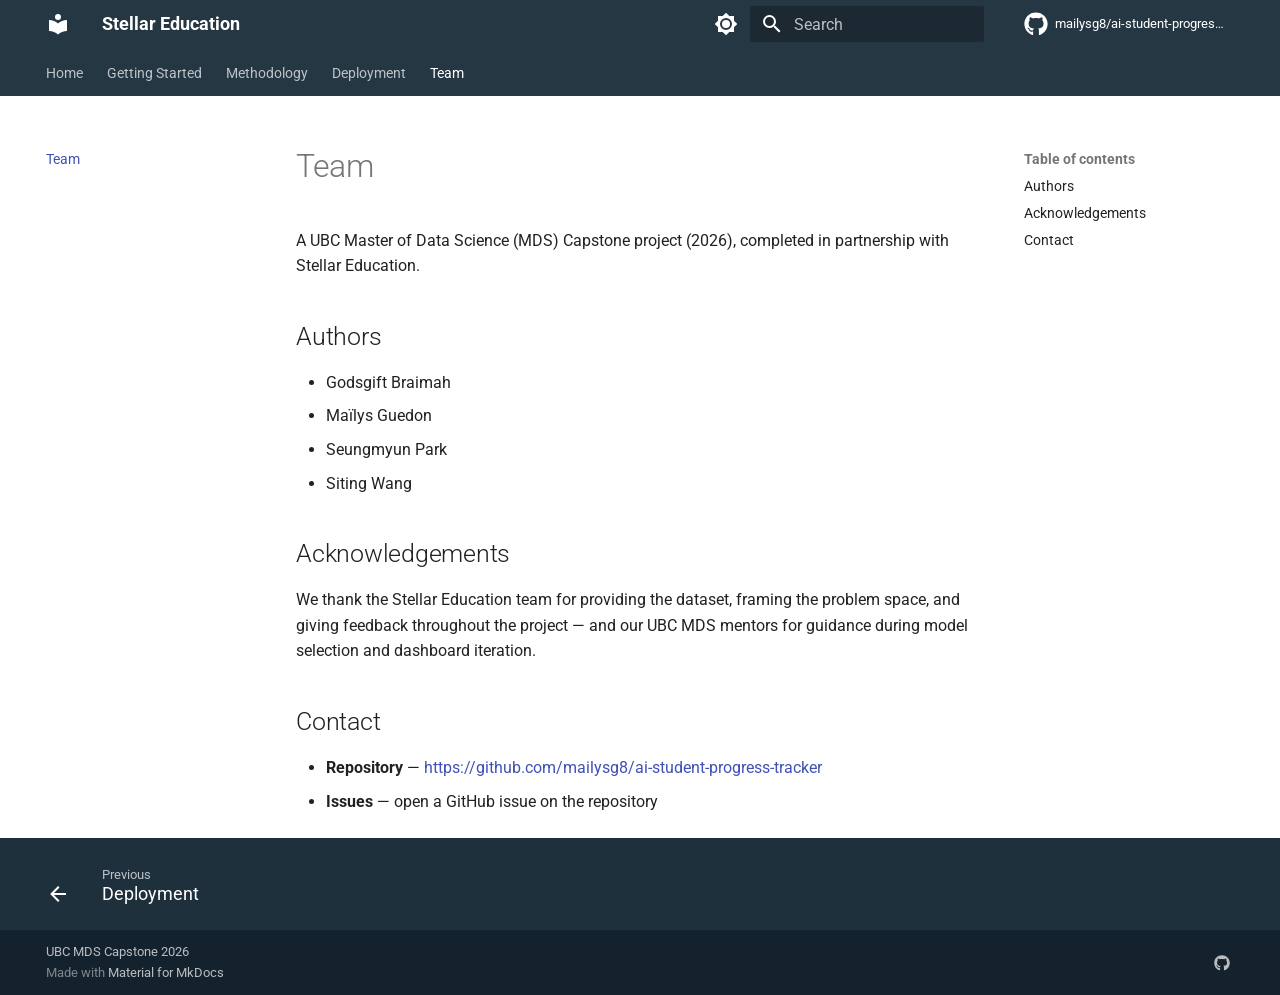
<file: team/index.html>
<!doctype html>
<html lang="en" class="no-js">
  <head>
    
      <meta charset="utf-8">
      <meta name="viewport" content="width=device-width,initial-scale=1">
      
        <meta name="description" content="AI-powered dashboard for tracking knowledge component mastery in AP Statistics">
      
      
      
        <link rel="canonical" href="https://mailysg8.github.io/ai-student-progress-tracker/team/">
      
      
        <link rel="prev" href="../deployment/">
      
      
      
        
      
      
      <link rel="icon" href="../assets/images/favicon.png">
      <meta name="generator" content="mkdocs-1.6.1, mkdocs-material-9.7.6">
    
    
      
        <title>Team - Stellar Education</title>
      
    
    
      <link rel="stylesheet" href="../assets/stylesheets/main.484c7ddc.min.css">
      
        
        <link rel="stylesheet" href="../assets/stylesheets/palette.ab4e12ef.min.css">
      
      


    
    
      
    
    
      
        
        
        <link rel="preconnect" href="https://fonts.gstatic.com" crossorigin>
        <link rel="stylesheet" href="https://fonts.googleapis.com/css?family=Roboto:300,300i,400,400i,700,700i%7CRoboto+Mono:400,400i,700,700i&display=fallback">
        <style>:root{--md-text-font:"Roboto";--md-code-font:"Roboto Mono"}</style>
      
    
    
      <link rel="stylesheet" href="../stylesheets/extra.css">
    
    <script>__md_scope=new URL("..",location),__md_hash=e=>[...e].reduce(((e,_)=>(e<<5)-e+_.charCodeAt(0)),0),__md_get=(e,_=localStorage,t=__md_scope)=>JSON.parse(_.getItem(t.pathname+"."+e)),__md_set=(e,_,t=localStorage,a=__md_scope)=>{try{t.setItem(a.pathname+"."+e,JSON.stringify(_))}catch(e){}}</script>
    
      

    
    
  </head>
  
  
    
    
      
    
    
    
    
    <body dir="ltr" data-md-color-scheme="default" data-md-color-primary="black" data-md-color-accent="deep-orange">
  
    
    <input class="md-toggle" data-md-toggle="drawer" type="checkbox" id="__drawer" autocomplete="off">
    <input class="md-toggle" data-md-toggle="search" type="checkbox" id="__search" autocomplete="off">
    <label class="md-overlay" for="__drawer"></label>
    <div data-md-component="skip">
      
        
        <a href="#team" class="md-skip">
          Skip to content
        </a>
      
    </div>
    <div data-md-component="announce">
      
    </div>
    
    
      

<header class="md-header" data-md-component="header">
  <nav class="md-header__inner md-grid" aria-label="Header">
    <a href=".." title="Stellar Education" class="md-header__button md-logo" aria-label="Stellar Education" data-md-component="logo">
      
  
  <svg xmlns="http://www.w3.org/2000/svg" viewBox="0 0 24 24"><path d="M12 8a3 3 0 0 0 3-3 3 3 0 0 0-3-3 3 3 0 0 0-3 3 3 3 0 0 0 3 3m0 3.54C9.64 9.35 6.5 8 3 8v11c3.5 0 6.64 1.35 9 3.54 2.36-2.19 5.5-3.54 9-3.54V8c-3.5 0-6.64 1.35-9 3.54"/></svg>

    </a>
    <label class="md-header__button md-icon" for="__drawer">
      
      <svg xmlns="http://www.w3.org/2000/svg" viewBox="0 0 24 24"><path d="M3 6h18v2H3zm0 5h18v2H3zm0 5h18v2H3z"/></svg>
    </label>
    <div class="md-header__title" data-md-component="header-title">
      <div class="md-header__ellipsis">
        <div class="md-header__topic">
          <span class="md-ellipsis">
            Stellar Education
          </span>
        </div>
        <div class="md-header__topic" data-md-component="header-topic">
          <span class="md-ellipsis">
            
              Team
            
          </span>
        </div>
      </div>
    </div>
    
      
        <form class="md-header__option" data-md-component="palette">
  
    
    
    
    <input class="md-option" data-md-color-media="(prefers-color-scheme: light)" data-md-color-scheme="default" data-md-color-primary="black" data-md-color-accent="deep-orange"  aria-label="Switch to dark mode"  type="radio" name="__palette" id="__palette_0">
    
      <label class="md-header__button md-icon" title="Switch to dark mode" for="__palette_1" hidden>
        <svg xmlns="http://www.w3.org/2000/svg" viewBox="0 0 24 24"><path d="M12 8a4 4 0 0 0-4 4 4 4 0 0 0 4 4 4 4 0 0 0 4-4 4 4 0 0 0-4-4m0 10a6 6 0 0 1-6-6 6 6 0 0 1 6-6 6 6 0 0 1 6 6 6 6 0 0 1-6 6m8-9.31V4h-4.69L12 .69 8.69 4H4v4.69L.69 12 4 15.31V20h4.69L12 23.31 15.31 20H20v-4.69L23.31 12z"/></svg>
      </label>
    
  
    
    
    
    <input class="md-option" data-md-color-media="(prefers-color-scheme: dark)" data-md-color-scheme="slate" data-md-color-primary="black" data-md-color-accent="deep-orange"  aria-label="Switch to light mode"  type="radio" name="__palette" id="__palette_1">
    
      <label class="md-header__button md-icon" title="Switch to light mode" for="__palette_0" hidden>
        <svg xmlns="http://www.w3.org/2000/svg" viewBox="0 0 24 24"><path d="M12 18c-.89 0-1.74-.2-2.5-.55C11.56 16.5 13 14.42 13 12s-1.44-4.5-3.5-5.45C10.26 6.2 11.11 6 12 6a6 6 0 0 1 6 6 6 6 0 0 1-6 6m8-9.31V4h-4.69L12 .69 8.69 4H4v4.69L.69 12 4 15.31V20h4.69L12 23.31 15.31 20H20v-4.69L23.31 12z"/></svg>
      </label>
    
  
</form>
      
    
    
      <script>var palette=__md_get("__palette");if(palette&&palette.color){if("(prefers-color-scheme)"===palette.color.media){var media=matchMedia("(prefers-color-scheme: light)"),input=document.querySelector(media.matches?"[data-md-color-media='(prefers-color-scheme: light)']":"[data-md-color-media='(prefers-color-scheme: dark)']");palette.color.media=input.getAttribute("data-md-color-media"),palette.color.scheme=input.getAttribute("data-md-color-scheme"),palette.color.primary=input.getAttribute("data-md-color-primary"),palette.color.accent=input.getAttribute("data-md-color-accent")}for(var[key,value]of Object.entries(palette.color))document.body.setAttribute("data-md-color-"+key,value)}</script>
    
    
    
      
      
        <label class="md-header__button md-icon" for="__search">
          
          <svg xmlns="http://www.w3.org/2000/svg" viewBox="0 0 24 24"><path d="M9.5 3A6.5 6.5 0 0 1 16 9.5c0 1.61-.59 3.09-1.56 4.23l.27.27h.79l5 5-1.5 1.5-5-5v-.79l-.27-.27A6.52 6.52 0 0 1 9.5 16 6.5 6.5 0 0 1 3 9.5 6.5 6.5 0 0 1 9.5 3m0 2C7 5 5 7 5 9.5S7 14 9.5 14 14 12 14 9.5 12 5 9.5 5"/></svg>
        </label>
        <div class="md-search" data-md-component="search" role="dialog">
  <label class="md-search__overlay" for="__search"></label>
  <div class="md-search__inner" role="search">
    <form class="md-search__form" name="search">
      <input type="text" class="md-search__input" name="query" aria-label="Search" placeholder="Search" autocapitalize="off" autocorrect="off" autocomplete="off" spellcheck="false" data-md-component="search-query" required>
      <label class="md-search__icon md-icon" for="__search">
        
        <svg xmlns="http://www.w3.org/2000/svg" viewBox="0 0 24 24"><path d="M9.5 3A6.5 6.5 0 0 1 16 9.5c0 1.61-.59 3.09-1.56 4.23l.27.27h.79l5 5-1.5 1.5-5-5v-.79l-.27-.27A6.52 6.52 0 0 1 9.5 16 6.5 6.5 0 0 1 3 9.5 6.5 6.5 0 0 1 9.5 3m0 2C7 5 5 7 5 9.5S7 14 9.5 14 14 12 14 9.5 12 5 9.5 5"/></svg>
        
        <svg xmlns="http://www.w3.org/2000/svg" viewBox="0 0 24 24"><path d="M20 11v2H8l5.5 5.5-1.42 1.42L4.16 12l7.92-7.92L13.5 5.5 8 11z"/></svg>
      </label>
      <nav class="md-search__options" aria-label="Search">
        
        <button type="reset" class="md-search__icon md-icon" title="Clear" aria-label="Clear" tabindex="-1">
          
          <svg xmlns="http://www.w3.org/2000/svg" viewBox="0 0 24 24"><path d="M19 6.41 17.59 5 12 10.59 6.41 5 5 6.41 10.59 12 5 17.59 6.41 19 12 13.41 17.59 19 19 17.59 13.41 12z"/></svg>
        </button>
      </nav>
      
        <div class="md-search__suggest" data-md-component="search-suggest"></div>
      
    </form>
    <div class="md-search__output">
      <div class="md-search__scrollwrap" tabindex="0" data-md-scrollfix>
        <div class="md-search-result" data-md-component="search-result">
          <div class="md-search-result__meta">
            Initializing search
          </div>
          <ol class="md-search-result__list" role="presentation"></ol>
        </div>
      </div>
    </div>
  </div>
</div>
      
    
    
      <div class="md-header__source">
        <a href="https://github.com/mailysg8/ai-student-progress-tracker" title="Go to repository" class="md-source" data-md-component="source">
  <div class="md-source__icon md-icon">
    
    <svg xmlns="http://www.w3.org/2000/svg" viewBox="0 0 512 512"><!--! Font Awesome Free 7.1.0 by @fontawesome - https://fontawesome.com License - https://fontawesome.com/license/free (Icons: CC BY 4.0, Fonts: SIL OFL 1.1, Code: MIT License) Copyright 2025 Fonticons, Inc.--><path d="M173.9 397.4c0 2-2.3 3.6-5.2 3.6-3.3.3-5.6-1.3-5.6-3.6 0-2 2.3-3.6 5.2-3.6 3-.3 5.6 1.3 5.6 3.6m-31.1-4.5c-.7 2 1.3 4.3 4.3 4.9 2.6 1 5.6 0 6.2-2s-1.3-4.3-4.3-5.2c-2.6-.7-5.5.3-6.2 2.3m44.2-1.7c-2.9.7-4.9 2.6-4.6 4.9.3 2 2.9 3.3 5.9 2.6 2.9-.7 4.9-2.6 4.6-4.6-.3-1.9-3-3.2-5.9-2.9M252.8 8C114.1 8 8 113.3 8 252c0 110.9 69.8 205.8 169.5 239.2 12.8 2.3 17.3-5.6 17.3-12.1 0-6.2-.3-40.4-.3-61.4 0 0-70 15-84.7-29.8 0 0-11.4-29.1-27.8-36.6 0 0-22.9-15.7 1.6-15.4 0 0 24.9 2 38.6 25.8 21.9 38.6 58.6 27.5 72.9 20.9 2.3-16 8.8-27.1 16-33.7-55.9-6.2-112.3-14.3-112.3-110.5 0-27.5 7.6-41.3 23.6-58.9-2.6-6.5-11.1-33.3 2.6-67.9 20.9-6.5 69 27 69 27 20-5.6 41.5-8.5 62.8-8.5s42.8 2.9 62.8 8.5c0 0 48.1-33.6 69-27 13.7 34.7 5.2 61.4 2.6 67.9 16 17.7 25.8 31.5 25.8 58.9 0 96.5-58.9 104.2-114.8 110.5 9.2 7.9 17 22.9 17 46.4 0 33.7-.3 75.4-.3 83.6 0 6.5 4.6 14.4 17.3 12.1C436.2 457.8 504 362.9 504 252 504 113.3 391.5 8 252.8 8M105.2 352.9c-1.3 1-1 3.3.7 5.2 1.6 1.6 3.9 2.3 5.2 1 1.3-1 1-3.3-.7-5.2-1.6-1.6-3.9-2.3-5.2-1m-10.8-8.1c-.7 1.3.3 2.9 2.3 3.9 1.6 1 3.6.7 4.3-.7.7-1.3-.3-2.9-2.3-3.9-2-.6-3.6-.3-4.3.7m32.4 35.6c-1.6 1.3-1 4.3 1.3 6.2 2.3 2.3 5.2 2.6 6.5 1 1.3-1.3.7-4.3-1.3-6.2-2.2-2.3-5.2-2.6-6.5-1m-11.4-14.7c-1.6 1-1.6 3.6 0 5.9s4.3 3.3 5.6 2.3c1.6-1.3 1.6-3.9 0-6.2-1.4-2.3-4-3.3-5.6-2"/></svg>
  </div>
  <div class="md-source__repository">
    mailysg8/ai-student-progress-tracker
  </div>
</a>
      </div>
    
  </nav>
  
</header>
    
    <div class="md-container" data-md-component="container">
      
      
        
          
            
<nav class="md-tabs" aria-label="Tabs" data-md-component="tabs">
  <div class="md-grid">
    <ul class="md-tabs__list">
      
        
  
  
  
  
    <li class="md-tabs__item">
      <a href=".." class="md-tabs__link">
        
  
  
    
  
  Home

      </a>
    </li>
  

      
        
  
  
  
  
    <li class="md-tabs__item">
      <a href="../getting-started/" class="md-tabs__link">
        
  
  
    
  
  Getting Started

      </a>
    </li>
  

      
        
  
  
  
  
    <li class="md-tabs__item">
      <a href="../methodology/" class="md-tabs__link">
        
  
  
    
  
  Methodology

      </a>
    </li>
  

      
        
  
  
  
  
    <li class="md-tabs__item">
      <a href="../deployment/" class="md-tabs__link">
        
  
  
    
  
  Deployment

      </a>
    </li>
  

      
        
  
  
  
    
  
  
    <li class="md-tabs__item md-tabs__item--active">
      <a href="./" class="md-tabs__link">
        
  
  
    
  
  Team

      </a>
    </li>
  

      
    </ul>
  </div>
</nav>
          
        
      
      <main class="md-main" data-md-component="main">
        <div class="md-main__inner md-grid">
          
            
              
              <div class="md-sidebar md-sidebar--primary" data-md-component="sidebar" data-md-type="navigation" >
                <div class="md-sidebar__scrollwrap">
                  <div class="md-sidebar__inner">
                    


  


<nav class="md-nav md-nav--primary md-nav--lifted" aria-label="Navigation" data-md-level="0">
  <label class="md-nav__title" for="__drawer">
    <a href=".." title="Stellar Education" class="md-nav__button md-logo" aria-label="Stellar Education" data-md-component="logo">
      
  
  <svg xmlns="http://www.w3.org/2000/svg" viewBox="0 0 24 24"><path d="M12 8a3 3 0 0 0 3-3 3 3 0 0 0-3-3 3 3 0 0 0-3 3 3 3 0 0 0 3 3m0 3.54C9.64 9.35 6.5 8 3 8v11c3.5 0 6.64 1.35 9 3.54 2.36-2.19 5.5-3.54 9-3.54V8c-3.5 0-6.64 1.35-9 3.54"/></svg>

    </a>
    Stellar Education
  </label>
  
    <div class="md-nav__source">
      <a href="https://github.com/mailysg8/ai-student-progress-tracker" title="Go to repository" class="md-source" data-md-component="source">
  <div class="md-source__icon md-icon">
    
    <svg xmlns="http://www.w3.org/2000/svg" viewBox="0 0 512 512"><!--! Font Awesome Free 7.1.0 by @fontawesome - https://fontawesome.com License - https://fontawesome.com/license/free (Icons: CC BY 4.0, Fonts: SIL OFL 1.1, Code: MIT License) Copyright 2025 Fonticons, Inc.--><path d="M173.9 397.4c0 2-2.3 3.6-5.2 3.6-3.3.3-5.6-1.3-5.6-3.6 0-2 2.3-3.6 5.2-3.6 3-.3 5.6 1.3 5.6 3.6m-31.1-4.5c-.7 2 1.3 4.3 4.3 4.9 2.6 1 5.6 0 6.2-2s-1.3-4.3-4.3-5.2c-2.6-.7-5.5.3-6.2 2.3m44.2-1.7c-2.9.7-4.9 2.6-4.6 4.9.3 2 2.9 3.3 5.9 2.6 2.9-.7 4.9-2.6 4.6-4.6-.3-1.9-3-3.2-5.9-2.9M252.8 8C114.1 8 8 113.3 8 252c0 110.9 69.8 205.8 169.5 239.2 12.8 2.3 17.3-5.6 17.3-12.1 0-6.2-.3-40.4-.3-61.4 0 0-70 15-84.7-29.8 0 0-11.4-29.1-27.8-36.6 0 0-22.9-15.7 1.6-15.4 0 0 24.9 2 38.6 25.8 21.9 38.6 58.6 27.5 72.9 20.9 2.3-16 8.8-27.1 16-33.7-55.9-6.2-112.3-14.3-112.3-110.5 0-27.5 7.6-41.3 23.6-58.9-2.6-6.5-11.1-33.3 2.6-67.9 20.9-6.5 69 27 69 27 20-5.6 41.5-8.5 62.8-8.5s42.8 2.9 62.8 8.5c0 0 48.1-33.6 69-27 13.7 34.7 5.2 61.4 2.6 67.9 16 17.7 25.8 31.5 25.8 58.9 0 96.5-58.9 104.2-114.8 110.5 9.2 7.9 17 22.9 17 46.4 0 33.7-.3 75.4-.3 83.6 0 6.5 4.6 14.4 17.3 12.1C436.2 457.8 504 362.9 504 252 504 113.3 391.5 8 252.8 8M105.2 352.9c-1.3 1-1 3.3.7 5.2 1.6 1.6 3.9 2.3 5.2 1 1.3-1 1-3.3-.7-5.2-1.6-1.6-3.9-2.3-5.2-1m-10.8-8.1c-.7 1.3.3 2.9 2.3 3.9 1.6 1 3.6.7 4.3-.7.7-1.3-.3-2.9-2.3-3.9-2-.6-3.6-.3-4.3.7m32.4 35.6c-1.6 1.3-1 4.3 1.3 6.2 2.3 2.3 5.2 2.6 6.5 1 1.3-1.3.7-4.3-1.3-6.2-2.2-2.3-5.2-2.6-6.5-1m-11.4-14.7c-1.6 1-1.6 3.6 0 5.9s4.3 3.3 5.6 2.3c1.6-1.3 1.6-3.9 0-6.2-1.4-2.3-4-3.3-5.6-2"/></svg>
  </div>
  <div class="md-source__repository">
    mailysg8/ai-student-progress-tracker
  </div>
</a>
    </div>
  
  <ul class="md-nav__list" data-md-scrollfix>
    
      
      
  
  
  
  
    <li class="md-nav__item">
      <a href=".." class="md-nav__link">
        
  
  
  <span class="md-ellipsis">
    
  
    Home
  

    
  </span>
  
  

      </a>
    </li>
  

    
      
      
  
  
  
  
    <li class="md-nav__item">
      <a href="../getting-started/" class="md-nav__link">
        
  
  
  <span class="md-ellipsis">
    
  
    Getting Started
  

    
  </span>
  
  

      </a>
    </li>
  

    
      
      
  
  
  
  
    <li class="md-nav__item">
      <a href="../methodology/" class="md-nav__link">
        
  
  
  <span class="md-ellipsis">
    
  
    Methodology
  

    
  </span>
  
  

      </a>
    </li>
  

    
      
      
  
  
  
  
    <li class="md-nav__item">
      <a href="../deployment/" class="md-nav__link">
        
  
  
  <span class="md-ellipsis">
    
  
    Deployment
  

    
  </span>
  
  

      </a>
    </li>
  

    
      
      
  
  
    
  
  
  
    <li class="md-nav__item md-nav__item--active">
      
      <input class="md-nav__toggle md-toggle" type="checkbox" id="__toc">
      
      
        
      
      
        <label class="md-nav__link md-nav__link--active" for="__toc">
          
  
  
  <span class="md-ellipsis">
    
  
    Team
  

    
  </span>
  
  

          <span class="md-nav__icon md-icon"></span>
        </label>
      
      <a href="./" class="md-nav__link md-nav__link--active">
        
  
  
  <span class="md-ellipsis">
    
  
    Team
  

    
  </span>
  
  

      </a>
      
        

<nav class="md-nav md-nav--secondary" aria-label="Table of contents">
  
  
  
    
  
  
    <label class="md-nav__title" for="__toc">
      <span class="md-nav__icon md-icon"></span>
      Table of contents
    </label>
    <ul class="md-nav__list" data-md-component="toc" data-md-scrollfix>
      
        <li class="md-nav__item">
  <a href="#authors" class="md-nav__link">
    <span class="md-ellipsis">
      
        Authors
      
    </span>
  </a>
  
</li>
      
        <li class="md-nav__item">
  <a href="#acknowledgements" class="md-nav__link">
    <span class="md-ellipsis">
      
        Acknowledgements
      
    </span>
  </a>
  
</li>
      
        <li class="md-nav__item">
  <a href="#contact" class="md-nav__link">
    <span class="md-ellipsis">
      
        Contact
      
    </span>
  </a>
  
</li>
      
    </ul>
  
</nav>
      
    </li>
  

    
  </ul>
</nav>
                  </div>
                </div>
              </div>
            
            
              
              <div class="md-sidebar md-sidebar--secondary" data-md-component="sidebar" data-md-type="toc" >
                <div class="md-sidebar__scrollwrap">
                  <div class="md-sidebar__inner">
                    

<nav class="md-nav md-nav--secondary" aria-label="Table of contents">
  
  
  
    
  
  
    <label class="md-nav__title" for="__toc">
      <span class="md-nav__icon md-icon"></span>
      Table of contents
    </label>
    <ul class="md-nav__list" data-md-component="toc" data-md-scrollfix>
      
        <li class="md-nav__item">
  <a href="#authors" class="md-nav__link">
    <span class="md-ellipsis">
      
        Authors
      
    </span>
  </a>
  
</li>
      
        <li class="md-nav__item">
  <a href="#acknowledgements" class="md-nav__link">
    <span class="md-ellipsis">
      
        Acknowledgements
      
    </span>
  </a>
  
</li>
      
        <li class="md-nav__item">
  <a href="#contact" class="md-nav__link">
    <span class="md-ellipsis">
      
        Contact
      
    </span>
  </a>
  
</li>
      
    </ul>
  
</nav>
                  </div>
                </div>
              </div>
            
          
          
            <div class="md-content" data-md-component="content">
              
              <article class="md-content__inner md-typeset">
                
                  


  
  


<h1 id="team">Team</h1>
<p>A UBC Master of Data Science (MDS) Capstone project (2026), completed in partnership with Stellar Education.</p>
<h2 id="authors">Authors</h2>
<ul>
<li>Godsgift Braimah</li>
<li>Maïlys Guedon</li>
<li>Seungmyun Park</li>
<li>Siting Wang</li>
</ul>
<h2 id="acknowledgements">Acknowledgements</h2>
<p>We thank the Stellar Education team for providing the dataset, framing the problem space, and giving feedback throughout the project — and our UBC MDS mentors for guidance during model selection and dashboard iteration.</p>
<h2 id="contact">Contact</h2>
<ul>
<li><strong>Repository</strong> — <a href="https://github.com/mailysg8/ai-student-progress-tracker">https://github.com/mailysg8/ai-student-progress-tracker</a></li>
<li><strong>Issues</strong> — open a GitHub issue on the repository</li>
</ul>












                
              </article>
            </div>
          
          
<script>var target=document.getElementById(location.hash.slice(1));target&&target.name&&(target.checked=target.name.startsWith("__tabbed_"))</script>
        </div>
        
          <button type="button" class="md-top md-icon" data-md-component="top" hidden>
  
  <svg xmlns="http://www.w3.org/2000/svg" viewBox="0 0 24 24"><path d="M13 20h-2V8l-5.5 5.5-1.42-1.42L12 4.16l7.92 7.92-1.42 1.42L13 8z"/></svg>
  Back to top
</button>
        
      </main>
      
        <footer class="md-footer">
  
    
      
      <nav class="md-footer__inner md-grid" aria-label="Footer" >
        
          
          <a href="../deployment/" class="md-footer__link md-footer__link--prev" aria-label="Previous: Deployment">
            <div class="md-footer__button md-icon">
              
              <svg xmlns="http://www.w3.org/2000/svg" viewBox="0 0 24 24"><path d="M20 11v2H8l5.5 5.5-1.42 1.42L4.16 12l7.92-7.92L13.5 5.5 8 11z"/></svg>
            </div>
            <div class="md-footer__title">
              <span class="md-footer__direction">
                Previous
              </span>
              <div class="md-ellipsis">
                Deployment
              </div>
            </div>
          </a>
        
        
      </nav>
    
  
  <div class="md-footer-meta md-typeset">
    <div class="md-footer-meta__inner md-grid">
      <div class="md-copyright">
  
    <div class="md-copyright__highlight">
      UBC MDS Capstone 2026
    </div>
  
  
    Made with
    <a href="https://squidfunk.github.io/mkdocs-material/" target="_blank" rel="noopener">
      Material for MkDocs
    </a>
  
</div>
      
        
<div class="md-social">
  
    
    
    
    
      
      
    
    <a href="https://github.com/mailysg8/ai-student-progress-tracker" target="_blank" rel="noopener" title="github.com" class="md-social__link">
      <svg xmlns="http://www.w3.org/2000/svg" viewBox="0 0 512 512"><!--! Font Awesome Free 7.1.0 by @fontawesome - https://fontawesome.com License - https://fontawesome.com/license/free (Icons: CC BY 4.0, Fonts: SIL OFL 1.1, Code: MIT License) Copyright 2025 Fonticons, Inc.--><path d="M173.9 397.4c0 2-2.3 3.6-5.2 3.6-3.3.3-5.6-1.3-5.6-3.6 0-2 2.3-3.6 5.2-3.6 3-.3 5.6 1.3 5.6 3.6m-31.1-4.5c-.7 2 1.3 4.3 4.3 4.9 2.6 1 5.6 0 6.2-2s-1.3-4.3-4.3-5.2c-2.6-.7-5.5.3-6.2 2.3m44.2-1.7c-2.9.7-4.9 2.6-4.6 4.9.3 2 2.9 3.3 5.9 2.6 2.9-.7 4.9-2.6 4.6-4.6-.3-1.9-3-3.2-5.9-2.9M252.8 8C114.1 8 8 113.3 8 252c0 110.9 69.8 205.8 169.5 239.2 12.8 2.3 17.3-5.6 17.3-12.1 0-6.2-.3-40.4-.3-61.4 0 0-70 15-84.7-29.8 0 0-11.4-29.1-27.8-36.6 0 0-22.9-15.7 1.6-15.4 0 0 24.9 2 38.6 25.8 21.9 38.6 58.6 27.5 72.9 20.9 2.3-16 8.8-27.1 16-33.7-55.9-6.2-112.3-14.3-112.3-110.5 0-27.5 7.6-41.3 23.6-58.9-2.6-6.5-11.1-33.3 2.6-67.9 20.9-6.5 69 27 69 27 20-5.6 41.5-8.5 62.8-8.5s42.8 2.9 62.8 8.5c0 0 48.1-33.6 69-27 13.7 34.7 5.2 61.4 2.6 67.9 16 17.7 25.8 31.5 25.8 58.9 0 96.5-58.9 104.2-114.8 110.5 9.2 7.9 17 22.9 17 46.4 0 33.7-.3 75.4-.3 83.6 0 6.5 4.6 14.4 17.3 12.1C436.2 457.8 504 362.9 504 252 504 113.3 391.5 8 252.8 8M105.2 352.9c-1.3 1-1 3.3.7 5.2 1.6 1.6 3.9 2.3 5.2 1 1.3-1 1-3.3-.7-5.2-1.6-1.6-3.9-2.3-5.2-1m-10.8-8.1c-.7 1.3.3 2.9 2.3 3.9 1.6 1 3.6.7 4.3-.7.7-1.3-.3-2.9-2.3-3.9-2-.6-3.6-.3-4.3.7m32.4 35.6c-1.6 1.3-1 4.3 1.3 6.2 2.3 2.3 5.2 2.6 6.5 1 1.3-1.3.7-4.3-1.3-6.2-2.2-2.3-5.2-2.6-6.5-1m-11.4-14.7c-1.6 1-1.6 3.6 0 5.9s4.3 3.3 5.6 2.3c1.6-1.3 1.6-3.9 0-6.2-1.4-2.3-4-3.3-5.6-2"/></svg>
    </a>
  
</div>
      
    </div>
  </div>
</footer>
      
    </div>
    <div class="md-dialog" data-md-component="dialog">
      <div class="md-dialog__inner md-typeset"></div>
    </div>
    
    
    
      
      
      <script id="__config" type="application/json">{"annotate": null, "base": "..", "features": ["navigation.tabs", "navigation.sections", "navigation.top", "navigation.footer", "search.suggest", "search.highlight", "content.code.copy", "content.code.annotate"], "search": "../assets/javascripts/workers/search.2c215733.min.js", "tags": null, "translations": {"clipboard.copied": "Copied to clipboard", "clipboard.copy": "Copy to clipboard", "search.result.more.one": "1 more on this page", "search.result.more.other": "# more on this page", "search.result.none": "No matching documents", "search.result.one": "1 matching document", "search.result.other": "# matching documents", "search.result.placeholder": "Type to start searching", "search.result.term.missing": "Missing", "select.version": "Select version"}, "version": null}</script>
    
    
      <script src="../assets/javascripts/bundle.79ae519e.min.js"></script>
      
    
  </body>
</html>
</file>
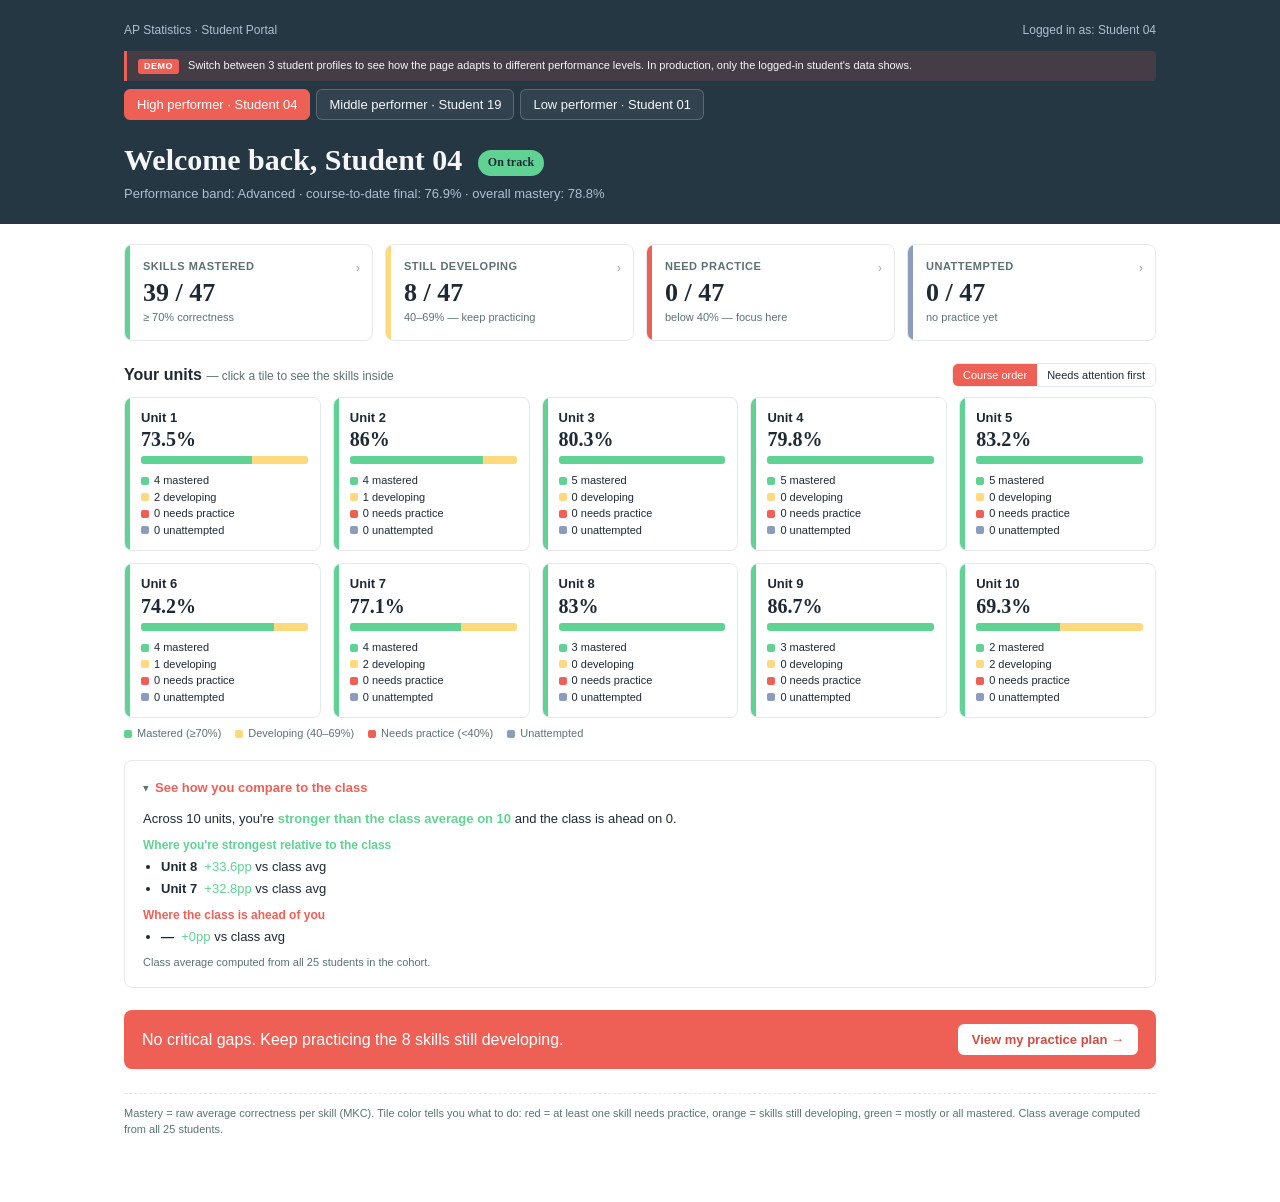
<file: notebooks/student_summary.html>
<!doctype html>
<html lang="en">
<head>
<meta charset="utf-8">
<title>Student Summary — mockup</title>
<style>
  :root{
    --bg:#263744;             /* Jet Black — page background */
    --ink:#1F2933;            /* text on white cards */
    --mute:#5B7271;
    --on-dark:#F5F7FA;        /* text on dark bg */
    --on-dark-mute:#B0BFD0;
    --primary:#EE6055;        /* Vibrant Coral */
    --primary-d:#D14C42;
    --card:#FFFFFF;
    --line:#E5E9EE;
    --green:#60D394;          /* Emerald */
    --green-light:#AAF683;    /* Light Green */
    --amber:#FFD97D;          /* Jasmine */
    --red:#EE6055;            /* Vibrant Coral (same hue, used for "needs practice") */
    --red-light:#FF9B85;      /* Sweet Salmon */
    --gray:#8B9DBB;           /* Lavender Grey */
  }
  *{box-sizing:border-box}
  body{margin:0;font-family:"Helvetica Neue",Arial,sans-serif;background:#fff;color:var(--ink);line-height:1.45}

  /* Jet Black header band — the only dark area on the page (Quarto's outer
     navbar is hidden in the dashboard wrapper). */
  .hdr{background:var(--bg);color:var(--on-dark);padding:22px 0 20px}
  .hdr-inner{max-width:1080px;margin:0 auto;padding:0 24px}
  .wrap{max-width:1080px;margin:0 auto;padding:20px 24px 64px}

  .topbar{display:flex;justify-content:space-between;align-items:center;margin-bottom:6px;font-size:12px;color:var(--on-dark-mute)}
  /* Demo banner — explains the student picker is for demo only */
  .demo-banner{margin:12px 0 0;padding:7px 11px;font-size:11px;color:var(--on-dark);background:rgba(238,96,85,0.15);border-left:3px solid var(--primary);border-radius:0 4px 4px 0;line-height:1.4}
  .demo-banner .demo-tag{display:inline-block;background:var(--primary);color:#fff;font-weight:700;font-size:9px;letter-spacing:.5px;padding:1px 6px;border-radius:3px;margin-right:6px;vertical-align:middle}
  .picker{display:flex;gap:6px;margin:8px 0 18px}
  .picker button{border:1px solid rgba(255,255,255,0.2);background:rgba(255,255,255,0.06);color:var(--on-dark);padding:7px 12px;border-radius:6px;cursor:pointer;font-size:13px}
  .picker button.active{background:var(--primary);color:#fff;border-color:var(--primary)}
  h1{font-family:Georgia,serif;font-size:30px;margin:4px 0 4px;font-weight:700;color:var(--on-dark)}
  .sub{color:var(--on-dark-mute);font-size:13px;margin-bottom:0}
  .badge{display:inline-block;font-size:12px;font-weight:700;padding:4px 10px;border-radius:999px;color:#1F2933;vertical-align:middle;margin-left:8px}
  h2{font-size:16px;font-weight:700;color:var(--ink);margin:22px 0 10px;display:flex;align-items:center;justify-content:space-between}
  h2 .hint{color:var(--mute);font-weight:400;font-size:12px}

  /* KPI strip — clickable cards */
  .kpi{display:grid;grid-template-columns:repeat(4,1fr);gap:12px;margin-bottom:18px}
  .kcard{background:var(--card);border:1px solid var(--line);border-radius:8px;padding:14px 14px 14px 18px;position:relative;overflow:hidden;cursor:pointer;transition:transform .1s,box-shadow .1s;color:var(--ink)}
  .kcard:hover{transform:translateY(-2px);box-shadow:0 8px 20px rgba(0,0,0,0.22)}
  .kcard .accent{position:absolute;left:0;top:0;bottom:0;width:5px}
  .kcard h3{margin:0 0 4px;font-size:11px;text-transform:uppercase;letter-spacing:.5px;color:var(--mute);font-weight:700}
  .kcard .big{font-family:Georgia,serif;font-size:26px;font-weight:700;line-height:1.1;color:var(--ink)}
  .kcard .small{font-size:11px;color:var(--mute);margin-top:2px}
  .kcard .arrow{position:absolute;right:12px;top:14px;color:var(--mute);font-size:13px;opacity:.6}

  /* Sort toggle */
  .sort{display:inline-flex;gap:0;border:1px solid var(--line);border-radius:6px;overflow:hidden;font-weight:400}
  .sort button{background:#fff;border:0;font-size:11px;padding:5px 10px;cursor:pointer;color:var(--ink)}
  .sort button.active{background:var(--primary);color:#fff}

  /* Unit tile grid */
  .grid{display:grid;grid-template-columns:repeat(5,1fr);gap:12px;margin-bottom:8px}
  .tile{background:var(--card);border:1px solid var(--line);border-radius:8px;padding:11px 12px 12px 16px;cursor:pointer;position:relative;overflow:hidden;transition:transform .1s,box-shadow .1s;color:var(--ink)}
  .tile:hover{transform:translateY(-2px);box-shadow:0 8px 20px rgba(0,0,0,0.22)}
  .tile .accent{position:absolute;left:0;top:0;bottom:0;width:5px}
  .tile.green .accent{background:var(--green)}
  .tile.yellow .accent{background:var(--amber)}
  .tile.red .accent{background:var(--red)}
  .tile.gray .accent{background:var(--gray)}
  .tile h4{font-size:13px;font-weight:700;margin:0 0 2px;color:var(--ink)}
  .tile .pct{font-family:Georgia,serif;font-size:20px;font-weight:700;line-height:1;margin:2px 0 7px;color:var(--ink)}
  .tile .pct.na{color:var(--mute);font-size:13px}
  .stack{display:flex;height:8px;border-radius:3px;overflow:hidden;background:#EEF1F5;margin-bottom:8px}
  .stack > div{height:100%}
  .seg-green{background:var(--green)} .seg-yellow{background:var(--amber)}
  .seg-red{background:var(--red)} .seg-gray{background:var(--gray)}
  .counts{font-size:11px;line-height:1.5;color:var(--ink)}
  .counts .row{display:flex;align-items:center;gap:5px}
  .dot{display:inline-block;width:8px;height:8px;border-radius:2px;flex-shrink:0}
  .legend{font-size:11px;color:var(--mute);margin:8px 0 18px;display:flex;gap:14px;flex-wrap:wrap}
  .legend .dot{margin-right:5px;vertical-align:middle}

  /* Class comparison panel */
  .panels{display:grid;grid-template-columns:1fr;gap:14px}
  .panel{background:var(--card);border:1px solid var(--line);border-radius:8px;padding:16px 18px;color:var(--ink)}
  .panel h3{margin:0 0 8px;font-size:13px;color:var(--primary);font-weight:700}
  .panel ul{margin:4px 0 0;padding-left:18px;font-size:13px;color:var(--ink)}
  .panel li{margin:3px 0}
  .panel .footnote{color:var(--mute);font-size:11px;margin-top:8px}
  /* Collapsible class-comparison: gentler intro for at-risk students */
  details > summary{cursor:pointer;list-style:none;padding:2px 0;display:flex;align-items:center;gap:6px;user-select:none}
  details > summary::-webkit-details-marker{display:none}
  details > summary::before{content:"▸";font-size:11px;color:var(--mute);transition:transform .15s}
  details[open] > summary::before{transform:rotate(90deg)}
  details > summary h3{color:var(--teal-d,#115E59);font-size:13px;font-weight:700}

  /* CTA + footer */
  .cta{margin-top:22px;display:flex;justify-content:space-between;align-items:center;background:var(--primary);color:#fff;border-radius:8px;padding:14px 18px;gap:14px}
  .cta button{background:#fff;color:var(--primary-d);border:0;border-radius:6px;padding:8px 14px;font-weight:700;font-size:13px;cursor:pointer;flex-shrink:0}
  .note{margin-top:24px;font-size:11px;color:var(--mute);border-top:1px dashed var(--line);padding-top:12px}

  /* Modal */
  .overlay{display:none;position:fixed;inset:0;background:rgba(15,27,38,0.65);z-index:100;align-items:center;justify-content:center;padding:24px}
  .overlay.show{display:flex}
  .modal{background:#fff;color:var(--ink);border-radius:10px;padding:24px 28px;max-width:640px;width:100%;max-height:84vh;overflow-y:auto;box-shadow:0 20px 50px rgba(0,0,0,0.40)}
  .modal-header{display:flex;justify-content:space-between;align-items:start;border-bottom:1px solid var(--line);padding-bottom:10px;margin-bottom:14px}
  .modal-header h2{font-family:Georgia,serif;font-size:24px;margin:0;color:var(--ink);display:block}
  .modal-header .meta{color:var(--mute);font-size:12px;margin-top:4px}
  .modal-header .close{cursor:pointer;color:var(--mute);font-size:26px;line-height:1;background:none;border:0;padding:0}
  .msec{margin-top:14px}
  .msec h3{font-size:12px;font-weight:700;margin:0 0 5px;text-transform:uppercase;letter-spacing:.5px}
  .msec ul{list-style:none;padding:0;margin:0}
  .msec li{font-size:13px;padding:7px 10px;border-radius:4px;margin-bottom:3px;display:flex;justify-content:space-between;gap:14px}
  .msec.mastered  li{background:rgba(96,211,148,0.14)}
  .msec.developing li{background:rgba(255,217,125,0.20)}
  .msec.needs     li{background:rgba(238,96,85,0.12)}
  .msec.unattempted li{background:rgba(139,157,187,0.14);color:var(--mute)}
  .msec li .pct{font-weight:600;font-variant-numeric:tabular-nums}
  .empty{padding:24px 0;text-align:center;color:var(--mute);font-size:13px;font-style:italic}

  .action{margin-top:18px;background:rgba(238,96,85,0.10);border-left:4px solid var(--primary);padding:12px 14px;display:flex;justify-content:space-between;align-items:center;gap:14px;border-radius:0 6px 6px 0;font-size:13px}
  .action .lbl{color:var(--mute);font-size:11px;text-transform:uppercase;letter-spacing:.5px;font-weight:700;margin-bottom:2px}
  .action button{background:var(--primary);color:#fff;border:0;border-radius:6px;padding:8px 12px;font-size:12px;font-weight:700;cursor:pointer;flex-shrink:0}
</style>
</head>
<body>

<header class="hdr">
  <div class="hdr-inner">
    <div class="topbar">
      <span>AP Statistics · Student Portal</span>
      <span>Logged in as: <span id="who">—</span></span>
    </div>
    <div class="demo-banner">
      <span class="demo-tag">DEMO</span>
      Switch between 3 student profiles to see how the page adapts to different performance levels. In production, only the logged-in student's data shows.
    </div>
    <div class="picker" id="picker"></div>
    <h1 id="title">—</h1>
    <div class="sub" id="subtitle">—</div>
  </div>
</header>

<div class="wrap">
  <div class="kpi">
    <div class="kcard" onclick="openCategory('mastered')">
      <div class="accent" style="background:var(--green)"></div><div class="arrow">›</div>
      <h3>Skills mastered</h3>
      <div class="big" id="kc_mastered">—</div>
      <div class="small">≥ 70% correctness</div>
    </div>
    <div class="kcard" onclick="openCategory('developing')">
      <div class="accent" style="background:var(--amber)"></div><div class="arrow">›</div>
      <h3>Still developing</h3>
      <div class="big" id="kc_developing">—</div>
      <div class="small">40–69% — keep practicing</div>
    </div>
    <div class="kcard" onclick="openCategory('needs')">
      <div class="accent" style="background:var(--red)"></div><div class="arrow">›</div>
      <h3>Need practice</h3>
      <div class="big" id="kc_needs">—</div>
      <div class="small">below 40% — focus here</div>
    </div>
    <div class="kcard" onclick="openCategory('unattempted')">
      <div class="accent" style="background:var(--gray)"></div><div class="arrow">›</div>
      <h3>Unattempted</h3>
      <div class="big" id="kc_unattempted">—</div>
      <div class="small">no practice yet</div>
    </div>
  </div>

  <h2>
    <span>Your units <span class="hint">— click a tile to see the skills inside</span></span>
    <span class="sort">
      <button data-sort="order" class="active" onclick="setSort('order')">Course order</button>
      <button data-sort="risk"                onclick="setSort('risk')">Needs attention first</button>
    </span>
  </h2>
  <div class="grid" id="grid"></div>
  <div class="legend">
    <span><span class="dot" style="background:var(--green)"></span>Mastered (≥70%)</span>
    <span><span class="dot" style="background:var(--amber)"></span>Developing (40–69%)</span>
    <span><span class="dot" style="background:var(--red)"></span>Needs practice (&lt;40%)</span>
    <span><span class="dot" style="background:var(--gray)"></span>Unattempted</span>
  </div>

  <div class="panels">
    <div class="panel">
      <details id="cmp_details">
        <summary><h3 style="display:inline;margin:0">See how you compare to the class</h3></summary>
        <div id="cmp_summary" style="font-size:13px;margin:10px 0 8px"></div>
        <div style="font-size:12px;color:var(--mute);margin-top:6px"><b style="color:var(--green)">Where you're strongest relative to the class</b></div>
        <ul id="cmp_ahead" style="margin:4px 0 8px;padding-left:18px"></ul>
        <div style="font-size:12px;color:var(--mute)"><b style="color:var(--red)">Where the class is ahead of you</b></div>
        <ul id="cmp_behind" style="margin:4px 0 0;padding-left:18px"></ul>
      </details>
      <div class="footnote">Class average computed from all 25 students in the cohort.</div>
    </div>
  </div>

  <div class="cta">
    <div id="cta_text">—</div>
    <button onclick="alert('Goes to the training-agenda page (Godsgift\'s view).')">View my practice plan →</button>
  </div>

  <div class="note">
    Mastery = raw average correctness per skill (MKC). Tile color tells you what to do: red = at least one skill needs practice, orange = skills still developing, green = mostly or all mastered. Class average computed from all 25 students.
  </div>
</div>

<div class="overlay" id="modal" onclick="if(event.target===this) this.classList.remove('show')">
  <div class="modal" id="modal-content"></div>
</div>

<script>
const STUDENTS = [
  {
    "id": "S004",
    "name": "Student 04",
    "profile": "High performer",
    "band": "Advanced",
    "overall": 78.8,
    "course_final": 76.9,
    "tier_id": "on_track",
    "tier_label": "On track",
    "tier_color": "#60D394",
    "strongest_unit": "Unit 9",
    "strongest_unit_value": 86.7,
    "weakest_unit": "Unit 10",
    "weakest_unit_value": 69.3,
    "unit_tiles": [
      {
        "unit": "Unit 1",
        "avg_mastery": 73.5,
        "total": 6,
        "n_mastered": 4,
        "n_developing": 2,
        "n_needs": 0,
        "n_unattempted": 0,
        "mastered_list": [
          {
            "id": "MKC.U1.02.categorical_tables_displays",
            "label": "Categorical tables, displays, and association",
            "mastery": 84.2
          },
          {
            "id": "MKC.U1.01.data_context_variables",
            "label": "Data context and variable classification",
            "mastery": 81.8
          },
          {
            "id": "MKC.U1.05.standardization_transformations",
            "label": "Standardization and linear transformations",
            "mastery": 73.3
          },
          {
            "id": "MKC.U1.04.summary_statistics_outliers",
            "label": "Summary statistics, percentiles, and outliers",
            "mastery": 72.7
          }
        ],
        "developing_list": [
          {
            "id": "MKC.U1.03.quantitative_displays_description",
            "label": "Quantitative displays and distribution description",
            "mastery": 62.5
          },
          {
            "id": "MKC.U1.06.normal_distribution_calculations",
            "label": "Normal distribution modeling and calculations",
            "mastery": 66.7
          }
        ],
        "needs_list": [],
        "unattempted_list": [],
        "tier": "green",
        "start_with": {
          "id": "MKC.U1.03.quantitative_displays_description",
          "label": "Quantitative displays and distribution description",
          "mastery": 62.5
        },
        "start_verb": "Keep practicing"
      },
      {
        "unit": "Unit 2",
        "avg_mastery": 86.0,
        "total": 5,
        "n_mastered": 4,
        "n_developing": 1,
        "n_needs": 0,
        "n_unattempted": 0,
        "mastered_list": [
          {
            "id": "MKC.U2.02.scatterplots_and_association",
            "label": "Scatterplots and association description",
            "mastery": 100.0
          },
          {
            "id": "MKC.U2.04.regression_prediction_interpretation",
            "label": "Regression prediction and coefficient interpretation",
            "mastery": 100.0
          },
          {
            "id": "MKC.U2.03.correlation_form_outliers_transform",
            "label": "Correlation, form, outliers, and transformations",
            "mastery": 89.5
          },
          {
            "id": "MKC.U2.01.two_way_categorical_association",
            "label": "Two-way categorical association",
            "mastery": 87.5
          }
        ],
        "developing_list": [
          {
            "id": "MKC.U2.05.residuals_r2_model_diagnostics",
            "label": "Residuals, r-squared, and model diagnostics",
            "mastery": 52.9
          }
        ],
        "needs_list": [],
        "unattempted_list": [],
        "tier": "green",
        "start_with": {
          "id": "MKC.U2.05.residuals_r2_model_diagnostics",
          "label": "Residuals, r-squared, and model diagnostics",
          "mastery": 52.9
        },
        "start_verb": "Keep practicing"
      },
      {
        "unit": "Unit 3",
        "avg_mastery": 80.3,
        "total": 5,
        "n_mastered": 5,
        "n_developing": 0,
        "n_needs": 0,
        "n_unattempted": 0,
        "mastered_list": [
          {
            "id": "MKC.U3.02.bias_and_generalization",
            "label": "Bias and scope of generalization",
            "mastery": 90.0
          },
          {
            "id": "MKC.U3.03.study_type_variables_units",
            "label": "Study type, variables, treatments, and experimental units",
            "mastery": 85.7
          },
          {
            "id": "MKC.U3.01.population_sampling_methods",
            "label": "Populations and sampling methods",
            "mastery": 80.0
          },
          {
            "id": "MKC.U3.04.random_assignment_causation_design",
            "label": "Random assignment, replication, and causal conclusions",
            "mastery": 73.3
          },
          {
            "id": "MKC.U3.05.blocking_matching_blinding_confounding",
            "label": "Blocking, matched pairs, blinding, and confounding",
            "mastery": 72.2
          }
        ],
        "developing_list": [],
        "needs_list": [],
        "unattempted_list": [],
        "tier": "green",
        "start_with": null,
        "start_verb": null
      },
      {
        "unit": "Unit 4",
        "avg_mastery": 79.8,
        "total": 5,
        "n_mastered": 5,
        "n_developing": 0,
        "n_needs": 0,
        "n_unattempted": 0,
        "mastered_list": [
          {
            "id": "MKC.U4.04.binomial_model",
            "label": "Binomial model",
            "mastery": 91.7
          },
          {
            "id": "MKC.U4.01.probability_foundations_simulation",
            "label": "Probability foundations and simulation",
            "mastery": 81.4
          },
          {
            "id": "MKC.U4.02.conditional_compound_independence",
            "label": "Conditional, compound, and independent-event probability",
            "mastery": 75.9
          },
          {
            "id": "MKC.U4.03.random_variables_expected_value",
            "label": "Random variables, probability distributions, and expected value",
            "mastery": 75.0
          },
          {
            "id": "MKC.U4.05.geometric_model",
            "label": "Geometric model and binomial/geometric choice",
            "mastery": 75.0
          }
        ],
        "developing_list": [],
        "needs_list": [],
        "unattempted_list": [],
        "tier": "green",
        "start_with": null,
        "start_verb": null
      },
      {
        "unit": "Unit 5",
        "avg_mastery": 83.2,
        "total": 5,
        "n_mastered": 5,
        "n_developing": 0,
        "n_needs": 0,
        "n_unattempted": 0,
        "mastered_list": [
          {
            "id": "MKC.U5.05.diff_means_sampling_distribution",
            "label": "Sampling distribution of a difference in sample means",
            "mastery": 100.0
          },
          {
            "id": "MKC.U5.01.normal_simulation_estimators",
            "label": "Normal models, simulation, and estimators",
            "mastery": 83.9
          },
          {
            "id": "MKC.U5.03.diff_proportions_sampling_distribution",
            "label": "Sampling distribution of a difference in sample proportions",
            "mastery": 81.2
          },
          {
            "id": "MKC.U5.02.sample_proportion_sampling_distribution",
            "label": "Sampling distribution of a sample proportion",
            "mastery": 77.8
          },
          {
            "id": "MKC.U5.04.sample_mean_sampling_distribution",
            "label": "Sampling distribution of a sample mean",
            "mastery": 73.3
          }
        ],
        "developing_list": [],
        "needs_list": [],
        "unattempted_list": [],
        "tier": "green",
        "start_with": null,
        "start_verb": null
      },
      {
        "unit": "Unit 6",
        "avg_mastery": 74.2,
        "total": 5,
        "n_mastered": 4,
        "n_developing": 1,
        "n_needs": 0,
        "n_unattempted": 0,
        "mastered_list": [
          {
            "id": "MKC.U6.04.two_prop_confidence_intervals",
            "label": "Two-proportion confidence intervals",
            "mastery": 84.6
          },
          {
            "id": "MKC.U6.02.one_prop_hypothesis_tests",
            "label": "One-proportion hypothesis tests",
            "mastery": 80.0
          },
          {
            "id": "MKC.U6.01.one_prop_confidence_intervals",
            "label": "One-proportion confidence intervals",
            "mastery": 77.8
          },
          {
            "id": "MKC.U6.03.errors_alpha_power",
            "label": "Type I/II error, alpha, beta, and power",
            "mastery": 76.2
          }
        ],
        "developing_list": [
          {
            "id": "MKC.U6.05.two_prop_hypothesis_tests",
            "label": "Two-proportion hypothesis tests",
            "mastery": 52.6
          }
        ],
        "needs_list": [],
        "unattempted_list": [],
        "tier": "green",
        "start_with": {
          "id": "MKC.U6.05.two_prop_hypothesis_tests",
          "label": "Two-proportion hypothesis tests",
          "mastery": 52.6
        },
        "start_verb": "Keep practicing"
      },
      {
        "unit": "Unit 7",
        "avg_mastery": 77.1,
        "total": 6,
        "n_mastered": 4,
        "n_developing": 2,
        "n_needs": 0,
        "n_unattempted": 0,
        "mastered_list": [
          {
            "id": "MKC.U7.05.two_sample_t_tests",
            "label": "Two-sample t-tests",
            "mastery": 92.9
          },
          {
            "id": "MKC.U7.06.multiple_comparisons_family_error",
            "label": "Multiple comparisons and family error rate",
            "mastery": 83.3
          },
          {
            "id": "MKC.U7.04.two_sample_t_intervals",
            "label": "Two-sample t confidence intervals",
            "mastery": 80.0
          },
          {
            "id": "MKC.U7.03.one_sample_t_tests",
            "label": "One-sample and matched-pairs t-tests",
            "mastery": 75.0
          }
        ],
        "developing_list": [
          {
            "id": "MKC.U7.01.t_intervals_mean_foundations",
            "label": "t-distribution and one-sample mean intervals",
            "mastery": 64.7
          },
          {
            "id": "MKC.U7.02.matched_pairs_mean_inference",
            "label": "Matched-pairs inference for means",
            "mastery": 66.7
          }
        ],
        "needs_list": [],
        "unattempted_list": [],
        "tier": "green",
        "start_with": {
          "id": "MKC.U7.01.t_intervals_mean_foundations",
          "label": "t-distribution and one-sample mean intervals",
          "mastery": 64.7
        },
        "start_verb": "Keep practicing"
      },
      {
        "unit": "Unit 8",
        "avg_mastery": 83.0,
        "total": 3,
        "n_mastered": 3,
        "n_developing": 0,
        "n_needs": 0,
        "n_unattempted": 0,
        "mastered_list": [
          {
            "id": "MKC.U8.02.chi_square_two_way_structure",
            "label": "Two-way chi-square structure, hypotheses, and conditions",
            "mastery": 87.5
          },
          {
            "id": "MKC.U8.03.chi_square_two_way_calculation_conclusion",
            "label": "Two-way chi-square statistic, p-value, and conclusion",
            "mastery": 83.3
          },
          {
            "id": "MKC.U8.01.chi_square_gof",
            "label": "Chi-square goodness-of-fit tests",
            "mastery": 78.3
          }
        ],
        "developing_list": [],
        "needs_list": [],
        "unattempted_list": [],
        "tier": "green",
        "start_with": null,
        "start_verb": null
      },
      {
        "unit": "Unit 9",
        "avg_mastery": 86.7,
        "total": 3,
        "n_mastered": 3,
        "n_developing": 0,
        "n_needs": 0,
        "n_unattempted": 0,
        "mastered_list": [
          {
            "id": "MKC.U9.03.slope_hypothesis_tests",
            "label": "Regression slope hypothesis tests",
            "mastery": 92.3
          },
          {
            "id": "MKC.U9.01.slope_inference_foundations_ci",
            "label": "Regression slope inference foundations and confidence intervals",
            "mastery": 90.0
          },
          {
            "id": "MKC.U9.02.regression_conditions_diagnostics_scope",
            "label": "Regression inference conditions, diagnostics, and scope",
            "mastery": 77.8
          }
        ],
        "developing_list": [],
        "needs_list": [],
        "unattempted_list": [],
        "tier": "green",
        "start_with": null,
        "start_verb": null
      },
      {
        "unit": "Unit 10",
        "avg_mastery": 69.3,
        "total": 4,
        "n_mastered": 2,
        "n_developing": 2,
        "n_needs": 0,
        "n_unattempted": 0,
        "mastered_list": [
          {
            "id": "MKC.U10.01.bootstrap_process_distribution",
            "label": "Bootstrap process and bootstrap distributions",
            "mastery": 91.7
          },
          {
            "id": "MKC.U10.04.power_typeii_tradeoffs",
            "label": "Power, Type II error, and alpha-beta tradeoffs",
            "mastery": 78.9
          }
        ],
        "developing_list": [
          {
            "id": "MKC.U10.02.bootstrap_intervals",
            "label": "Bootstrap percentile intervals",
            "mastery": 40.0
          },
          {
            "id": "MKC.U10.03.effect_size_practical_importance",
            "label": "Effect size and practical importance",
            "mastery": 66.7
          }
        ],
        "needs_list": [],
        "unattempted_list": [],
        "tier": "green",
        "start_with": {
          "id": "MKC.U10.02.bootstrap_intervals",
          "label": "Bootstrap percentile intervals",
          "mastery": 40.0
        },
        "start_verb": "Keep practicing"
      }
    ],
    "totals": {
      "mastered": 39,
      "developing": 8,
      "needs": 0,
      "unattempted": 0,
      "all": 47
    },
    "n_ahead": 10,
    "n_behind": 0,
    "n_total": 10,
    "ahead_units": [
      {
        "unit": "Unit 8",
        "diff": 33.6
      },
      {
        "unit": "Unit 7",
        "diff": 32.8
      }
    ],
    "behind_units": []
  },
  {
    "id": "S019",
    "name": "Student 19",
    "profile": "Middle performer",
    "band": "Proficient",
    "overall": 57.3,
    "course_final": 56.8,
    "tier_id": "attention",
    "tier_label": "Needs attention",
    "tier_color": "#FFD97D",
    "strongest_unit": "Unit 9",
    "strongest_unit_value": 65.4,
    "weakest_unit": "Unit 8",
    "weakest_unit_value": 41.1,
    "unit_tiles": [
      {
        "unit": "Unit 1",
        "avg_mastery": 59.9,
        "total": 6,
        "n_mastered": 2,
        "n_developing": 4,
        "n_needs": 0,
        "n_unattempted": 0,
        "mastered_list": [
          {
            "id": "MKC.U1.02.categorical_tables_displays",
            "label": "Categorical tables, displays, and association",
            "mastery": 89.5
          },
          {
            "id": "MKC.U1.04.summary_statistics_outliers",
            "label": "Summary statistics, percentiles, and outliers",
            "mastery": 75.0
          }
        ],
        "developing_list": [
          {
            "id": "MKC.U1.03.quantitative_displays_description",
            "label": "Quantitative displays and distribution description",
            "mastery": 42.9
          },
          {
            "id": "MKC.U1.06.normal_distribution_calculations",
            "label": "Normal distribution modeling and calculations",
            "mastery": 47.6
          },
          {
            "id": "MKC.U1.05.standardization_transformations",
            "label": "Standardization and linear transformations",
            "mastery": 50.0
          },
          {
            "id": "MKC.U1.01.data_context_variables",
            "label": "Data context and variable classification",
            "mastery": 54.5
          }
        ],
        "needs_list": [],
        "unattempted_list": [],
        "tier": "yellow",
        "start_with": {
          "id": "MKC.U1.03.quantitative_displays_description",
          "label": "Quantitative displays and distribution description",
          "mastery": 42.9
        },
        "start_verb": "Keep practicing"
      },
      {
        "unit": "Unit 2",
        "avg_mastery": 63.3,
        "total": 5,
        "n_mastered": 1,
        "n_developing": 4,
        "n_needs": 0,
        "n_unattempted": 0,
        "mastered_list": [
          {
            "id": "MKC.U2.02.scatterplots_and_association",
            "label": "Scatterplots and association description",
            "mastery": 80.0
          }
        ],
        "developing_list": [
          {
            "id": "MKC.U2.03.correlation_form_outliers_transform",
            "label": "Correlation, form, outliers, and transformations",
            "mastery": 47.4
          },
          {
            "id": "MKC.U2.04.regression_prediction_interpretation",
            "label": "Regression prediction and coefficient interpretation",
            "mastery": 55.6
          },
          {
            "id": "MKC.U2.01.two_way_categorical_association",
            "label": "Two-way categorical association",
            "mastery": 66.7
          },
          {
            "id": "MKC.U2.05.residuals_r2_model_diagnostics",
            "label": "Residuals, r-squared, and model diagnostics",
            "mastery": 66.7
          }
        ],
        "needs_list": [],
        "unattempted_list": [],
        "tier": "yellow",
        "start_with": {
          "id": "MKC.U2.03.correlation_form_outliers_transform",
          "label": "Correlation, form, outliers, and transformations",
          "mastery": 47.4
        },
        "start_verb": "Keep practicing"
      },
      {
        "unit": "Unit 3",
        "avg_mastery": 50.4,
        "total": 5,
        "n_mastered": 0,
        "n_developing": 5,
        "n_needs": 0,
        "n_unattempted": 0,
        "mastered_list": [],
        "developing_list": [
          {
            "id": "MKC.U3.03.study_type_variables_units",
            "label": "Study type, variables, treatments, and experimental units",
            "mastery": 42.9
          },
          {
            "id": "MKC.U3.05.blocking_matching_blinding_confounding",
            "label": "Blocking, matched pairs, blinding, and confounding",
            "mastery": 44.4
          },
          {
            "id": "MKC.U3.01.population_sampling_methods",
            "label": "Populations and sampling methods",
            "mastery": 48.4
          },
          {
            "id": "MKC.U3.04.random_assignment_causation_design",
            "label": "Random assignment, replication, and causal conclusions",
            "mastery": 52.9
          },
          {
            "id": "MKC.U3.02.bias_and_generalization",
            "label": "Bias and scope of generalization",
            "mastery": 63.2
          }
        ],
        "needs_list": [],
        "unattempted_list": [],
        "tier": "yellow",
        "start_with": {
          "id": "MKC.U3.03.study_type_variables_units",
          "label": "Study type, variables, treatments, and experimental units",
          "mastery": 42.9
        },
        "start_verb": "Keep practicing"
      },
      {
        "unit": "Unit 4",
        "avg_mastery": 63.8,
        "total": 5,
        "n_mastered": 2,
        "n_developing": 3,
        "n_needs": 0,
        "n_unattempted": 0,
        "mastered_list": [
          {
            "id": "MKC.U4.05.geometric_model",
            "label": "Geometric model and binomial/geometric choice",
            "mastery": 77.8
          },
          {
            "id": "MKC.U4.01.probability_foundations_simulation",
            "label": "Probability foundations and simulation",
            "mastery": 74.4
          }
        ],
        "developing_list": [
          {
            "id": "MKC.U4.02.conditional_compound_independence",
            "label": "Conditional, compound, and independent-event probability",
            "mastery": 48.3
          },
          {
            "id": "MKC.U4.04.binomial_model",
            "label": "Binomial model",
            "mastery": 54.2
          },
          {
            "id": "MKC.U4.03.random_variables_expected_value",
            "label": "Random variables, probability distributions, and expected value",
            "mastery": 64.3
          }
        ],
        "needs_list": [],
        "unattempted_list": [],
        "tier": "yellow",
        "start_with": {
          "id": "MKC.U4.02.conditional_compound_independence",
          "label": "Conditional, compound, and independent-event probability",
          "mastery": 48.3
        },
        "start_verb": "Keep practicing"
      },
      {
        "unit": "Unit 5",
        "avg_mastery": 54.8,
        "total": 5,
        "n_mastered": 1,
        "n_developing": 4,
        "n_needs": 0,
        "n_unattempted": 0,
        "mastered_list": [
          {
            "id": "MKC.U5.05.diff_means_sampling_distribution",
            "label": "Sampling distribution of a difference in sample means",
            "mastery": 71.4
          }
        ],
        "developing_list": [
          {
            "id": "MKC.U5.03.diff_proportions_sampling_distribution",
            "label": "Sampling distribution of a difference in sample proportions",
            "mastery": 40.0
          },
          {
            "id": "MKC.U5.01.normal_simulation_estimators",
            "label": "Normal models, simulation, and estimators",
            "mastery": 50.0
          },
          {
            "id": "MKC.U5.02.sample_proportion_sampling_distribution",
            "label": "Sampling distribution of a sample proportion",
            "mastery": 55.6
          },
          {
            "id": "MKC.U5.04.sample_mean_sampling_distribution",
            "label": "Sampling distribution of a sample mean",
            "mastery": 57.1
          }
        ],
        "needs_list": [],
        "unattempted_list": [],
        "tier": "yellow",
        "start_with": {
          "id": "MKC.U5.03.diff_proportions_sampling_distribution",
          "label": "Sampling distribution of a difference in sample proportions",
          "mastery": 40.0
        },
        "start_verb": "Keep practicing"
      },
      {
        "unit": "Unit 6",
        "avg_mastery": 56.2,
        "total": 5,
        "n_mastered": 0,
        "n_developing": 5,
        "n_needs": 0,
        "n_unattempted": 0,
        "mastered_list": [],
        "developing_list": [
          {
            "id": "MKC.U6.03.errors_alpha_power",
            "label": "Type I/II error, alpha, beta, and power",
            "mastery": 42.9
          },
          {
            "id": "MKC.U6.02.one_prop_hypothesis_tests",
            "label": "One-proportion hypothesis tests",
            "mastery": 47.2
          },
          {
            "id": "MKC.U6.05.two_prop_hypothesis_tests",
            "label": "Two-proportion hypothesis tests",
            "mastery": 55.0
          },
          {
            "id": "MKC.U6.01.one_prop_confidence_intervals",
            "label": "One-proportion confidence intervals",
            "mastery": 66.7
          },
          {
            "id": "MKC.U6.04.two_prop_confidence_intervals",
            "label": "Two-proportion confidence intervals",
            "mastery": 69.2
          }
        ],
        "needs_list": [],
        "unattempted_list": [],
        "tier": "yellow",
        "start_with": {
          "id": "MKC.U6.03.errors_alpha_power",
          "label": "Type I/II error, alpha, beta, and power",
          "mastery": 42.9
        },
        "start_verb": "Keep practicing"
      },
      {
        "unit": "Unit 7",
        "avg_mastery": 52.2,
        "total": 6,
        "n_mastered": 1,
        "n_developing": 3,
        "n_needs": 2,
        "n_unattempted": 0,
        "mastered_list": [
          {
            "id": "MKC.U7.05.two_sample_t_tests",
            "label": "Two-sample t-tests",
            "mastery": 73.3
          }
        ],
        "developing_list": [
          {
            "id": "MKC.U7.02.matched_pairs_mean_inference",
            "label": "Matched-pairs inference for means",
            "mastery": 50.0
          },
          {
            "id": "MKC.U7.04.two_sample_t_intervals",
            "label": "Two-sample t confidence intervals",
            "mastery": 55.6
          },
          {
            "id": "MKC.U7.01.t_intervals_mean_foundations",
            "label": "t-distribution and one-sample mean intervals",
            "mastery": 66.7
          }
        ],
        "needs_list": [
          {
            "id": "MKC.U7.06.multiple_comparisons_family_error",
            "label": "Multiple comparisons and family error rate",
            "mastery": 28.6
          },
          {
            "id": "MKC.U7.03.one_sample_t_tests",
            "label": "One-sample and matched-pairs t-tests",
            "mastery": 39.3
          }
        ],
        "unattempted_list": [],
        "tier": "red",
        "start_with": {
          "id": "MKC.U7.06.multiple_comparisons_family_error",
          "label": "Multiple comparisons and family error rate",
          "mastery": 28.6
        },
        "start_verb": "Start with"
      },
      {
        "unit": "Unit 8",
        "avg_mastery": 41.1,
        "total": 3,
        "n_mastered": 1,
        "n_developing": 0,
        "n_needs": 2,
        "n_unattempted": 0,
        "mastered_list": [
          {
            "id": "MKC.U8.01.chi_square_gof",
            "label": "Chi-square goodness-of-fit tests",
            "mastery": 78.3
          }
        ],
        "developing_list": [],
        "needs_list": [
          {
            "id": "MKC.U8.02.chi_square_two_way_structure",
            "label": "Two-way chi-square structure, hypotheses, and conditions",
            "mastery": 20.0
          },
          {
            "id": "MKC.U8.03.chi_square_two_way_calculation_conclusion",
            "label": "Two-way chi-square statistic, p-value, and conclusion",
            "mastery": 25.0
          }
        ],
        "unattempted_list": [],
        "tier": "red",
        "start_with": {
          "id": "MKC.U8.02.chi_square_two_way_structure",
          "label": "Two-way chi-square structure, hypotheses, and conditions",
          "mastery": 20.0
        },
        "start_verb": "Start with"
      },
      {
        "unit": "Unit 9",
        "avg_mastery": 65.4,
        "total": 3,
        "n_mastered": 2,
        "n_developing": 1,
        "n_needs": 0,
        "n_unattempted": 0,
        "mastered_list": [
          {
            "id": "MKC.U9.03.slope_hypothesis_tests",
            "label": "Regression slope hypothesis tests",
            "mastery": 76.9
          },
          {
            "id": "MKC.U9.01.slope_inference_foundations_ci",
            "label": "Regression slope inference foundations and confidence intervals",
            "mastery": 76.5
          }
        ],
        "developing_list": [
          {
            "id": "MKC.U9.02.regression_conditions_diagnostics_scope",
            "label": "Regression inference conditions, diagnostics, and scope",
            "mastery": 42.9
          }
        ],
        "needs_list": [],
        "unattempted_list": [],
        "tier": "green",
        "start_with": {
          "id": "MKC.U9.02.regression_conditions_diagnostics_scope",
          "label": "Regression inference conditions, diagnostics, and scope",
          "mastery": 42.9
        },
        "start_verb": "Keep practicing"
      },
      {
        "unit": "Unit 10",
        "avg_mastery": 49.6,
        "total": 4,
        "n_mastered": 0,
        "n_developing": 3,
        "n_needs": 1,
        "n_unattempted": 0,
        "mastered_list": [],
        "developing_list": [
          {
            "id": "MKC.U10.02.bootstrap_intervals",
            "label": "Bootstrap percentile intervals",
            "mastery": 40.0
          },
          {
            "id": "MKC.U10.03.effect_size_practical_importance",
            "label": "Effect size and practical importance",
            "mastery": 60.0
          },
          {
            "id": "MKC.U10.01.bootstrap_process_distribution",
            "label": "Bootstrap process and bootstrap distributions",
            "mastery": 66.7
          }
        ],
        "needs_list": [
          {
            "id": "MKC.U10.04.power_typeii_tradeoffs",
            "label": "Power, Type II error, and alpha-beta tradeoffs",
            "mastery": 31.6
          }
        ],
        "unattempted_list": [],
        "tier": "red",
        "start_with": {
          "id": "MKC.U10.04.power_typeii_tradeoffs",
          "label": "Power, Type II error, and alpha-beta tradeoffs",
          "mastery": 31.6
        },
        "start_verb": "Start with"
      }
    ],
    "totals": {
      "mastered": 10,
      "developing": 32,
      "needs": 5,
      "unattempted": 0,
      "all": 47
    },
    "n_ahead": 7,
    "n_behind": 3,
    "n_total": 10,
    "ahead_units": [
      {
        "unit": "Unit 9",
        "diff": 10.1
      },
      {
        "unit": "Unit 2",
        "diff": 9.5
      }
    ],
    "behind_units": [
      {
        "unit": "Unit 8",
        "diff": -8.4
      },
      {
        "unit": "Unit 3",
        "diff": -1.9
      }
    ]
  },
  {
    "id": "S001",
    "name": "Student 01",
    "profile": "Low performer",
    "band": "Developing",
    "overall": 37.4,
    "course_final": 38.2,
    "tier_id": "at_risk",
    "tier_label": "At risk",
    "tier_color": "#EE6055",
    "strongest_unit": "Unit 1",
    "strongest_unit_value": 50.8,
    "weakest_unit": "Unit 10",
    "weakest_unit_value": 28.2,
    "unit_tiles": [
      {
        "unit": "Unit 1",
        "avg_mastery": 50.8,
        "total": 6,
        "n_mastered": 0,
        "n_developing": 4,
        "n_needs": 2,
        "n_unattempted": 0,
        "mastered_list": [],
        "developing_list": [
          {
            "id": "MKC.U1.03.quantitative_displays_description",
            "label": "Quantitative displays and distribution description",
            "mastery": 50.0
          },
          {
            "id": "MKC.U1.04.summary_statistics_outliers",
            "label": "Summary statistics, percentiles, and outliers",
            "mastery": 62.5
          },
          {
            "id": "MKC.U1.05.standardization_transformations",
            "label": "Standardization and linear transformations",
            "mastery": 62.5
          },
          {
            "id": "MKC.U1.02.categorical_tables_displays",
            "label": "Categorical tables, displays, and association",
            "mastery": 63.2
          }
        ],
        "needs_list": [
          {
            "id": "MKC.U1.06.normal_distribution_calculations",
            "label": "Normal distribution modeling and calculations",
            "mastery": 30.0
          },
          {
            "id": "MKC.U1.01.data_context_variables",
            "label": "Data context and variable classification",
            "mastery": 36.4
          }
        ],
        "unattempted_list": [],
        "tier": "red",
        "start_with": {
          "id": "MKC.U1.06.normal_distribution_calculations",
          "label": "Normal distribution modeling and calculations",
          "mastery": 30.0
        },
        "start_verb": "Start with"
      },
      {
        "unit": "Unit 2",
        "avg_mastery": 47.5,
        "total": 5,
        "n_mastered": 0,
        "n_developing": 4,
        "n_needs": 1,
        "n_unattempted": 0,
        "mastered_list": [],
        "developing_list": [
          {
            "id": "MKC.U2.01.two_way_categorical_association",
            "label": "Two-way categorical association",
            "mastery": 47.8
          },
          {
            "id": "MKC.U2.03.correlation_form_outliers_transform",
            "label": "Correlation, form, outliers, and transformations",
            "mastery": 52.6
          },
          {
            "id": "MKC.U2.04.regression_prediction_interpretation",
            "label": "Regression prediction and coefficient interpretation",
            "mastery": 55.6
          },
          {
            "id": "MKC.U2.02.scatterplots_and_association",
            "label": "Scatterplots and association description",
            "mastery": 60.0
          }
        ],
        "needs_list": [
          {
            "id": "MKC.U2.05.residuals_r2_model_diagnostics",
            "label": "Residuals, r-squared, and model diagnostics",
            "mastery": 21.4
          }
        ],
        "unattempted_list": [],
        "tier": "red",
        "start_with": {
          "id": "MKC.U2.05.residuals_r2_model_diagnostics",
          "label": "Residuals, r-squared, and model diagnostics",
          "mastery": 21.4
        },
        "start_verb": "Start with"
      },
      {
        "unit": "Unit 3",
        "avg_mastery": 29.0,
        "total": 5,
        "n_mastered": 0,
        "n_developing": 2,
        "n_needs": 3,
        "n_unattempted": 0,
        "mastered_list": [],
        "developing_list": [
          {
            "id": "MKC.U3.01.population_sampling_methods",
            "label": "Populations and sampling methods",
            "mastery": 45.2
          },
          {
            "id": "MKC.U3.02.bias_and_generalization",
            "label": "Bias and scope of generalization",
            "mastery": 47.4
          }
        ],
        "needs_list": [
          {
            "id": "MKC.U3.03.study_type_variables_units",
            "label": "Study type, variables, treatments, and experimental units",
            "mastery": 0.0
          },
          {
            "id": "MKC.U3.04.random_assignment_causation_design",
            "label": "Random assignment, replication, and causal conclusions",
            "mastery": 13.3
          },
          {
            "id": "MKC.U3.05.blocking_matching_blinding_confounding",
            "label": "Blocking, matched pairs, blinding, and confounding",
            "mastery": 38.9
          }
        ],
        "unattempted_list": [],
        "tier": "red",
        "start_with": {
          "id": "MKC.U3.03.study_type_variables_units",
          "label": "Study type, variables, treatments, and experimental units",
          "mastery": 0.0
        },
        "start_verb": "Start with"
      },
      {
        "unit": "Unit 4",
        "avg_mastery": 36.6,
        "total": 5,
        "n_mastered": 0,
        "n_developing": 2,
        "n_needs": 3,
        "n_unattempted": 0,
        "mastered_list": [],
        "developing_list": [
          {
            "id": "MKC.U4.02.conditional_compound_independence",
            "label": "Conditional, compound, and independent-event probability",
            "mastery": 41.4
          },
          {
            "id": "MKC.U4.01.probability_foundations_simulation",
            "label": "Probability foundations and simulation",
            "mastery": 46.5
          }
        ],
        "needs_list": [
          {
            "id": "MKC.U4.04.binomial_model",
            "label": "Binomial model",
            "mastery": 25.0
          },
          {
            "id": "MKC.U4.05.geometric_model",
            "label": "Geometric model and binomial/geometric choice",
            "mastery": 31.6
          },
          {
            "id": "MKC.U4.03.random_variables_expected_value",
            "label": "Random variables, probability distributions, and expected value",
            "mastery": 38.6
          }
        ],
        "unattempted_list": [],
        "tier": "red",
        "start_with": {
          "id": "MKC.U4.04.binomial_model",
          "label": "Binomial model",
          "mastery": 25.0
        },
        "start_verb": "Start with"
      },
      {
        "unit": "Unit 5",
        "avg_mastery": 35.8,
        "total": 5,
        "n_mastered": 0,
        "n_developing": 2,
        "n_needs": 3,
        "n_unattempted": 0,
        "mastered_list": [],
        "developing_list": [
          {
            "id": "MKC.U5.01.normal_simulation_estimators",
            "label": "Normal models, simulation, and estimators",
            "mastery": 48.3
          },
          {
            "id": "MKC.U5.02.sample_proportion_sampling_distribution",
            "label": "Sampling distribution of a sample proportion",
            "mastery": 50.0
          }
        ],
        "needs_list": [
          {
            "id": "MKC.U5.03.diff_proportions_sampling_distribution",
            "label": "Sampling distribution of a difference in sample proportions",
            "mastery": 21.4
          },
          {
            "id": "MKC.U5.05.diff_means_sampling_distribution",
            "label": "Sampling distribution of a difference in sample means",
            "mastery": 28.6
          },
          {
            "id": "MKC.U5.04.sample_mean_sampling_distribution",
            "label": "Sampling distribution of a sample mean",
            "mastery": 30.8
          }
        ],
        "unattempted_list": [],
        "tier": "red",
        "start_with": {
          "id": "MKC.U5.03.diff_proportions_sampling_distribution",
          "label": "Sampling distribution of a difference in sample proportions",
          "mastery": 21.4
        },
        "start_verb": "Start with"
      },
      {
        "unit": "Unit 6",
        "avg_mastery": 30.5,
        "total": 5,
        "n_mastered": 0,
        "n_developing": 1,
        "n_needs": 4,
        "n_unattempted": 0,
        "mastered_list": [],
        "developing_list": [
          {
            "id": "MKC.U6.05.two_prop_hypothesis_tests",
            "label": "Two-proportion hypothesis tests",
            "mastery": 42.1
          }
        ],
        "needs_list": [
          {
            "id": "MKC.U6.03.errors_alpha_power",
            "label": "Type I/II error, alpha, beta, and power",
            "mastery": 23.8
          },
          {
            "id": "MKC.U6.01.one_prop_confidence_intervals",
            "label": "One-proportion confidence intervals",
            "mastery": 26.9
          },
          {
            "id": "MKC.U6.02.one_prop_hypothesis_tests",
            "label": "One-proportion hypothesis tests",
            "mastery": 28.9
          },
          {
            "id": "MKC.U6.04.two_prop_confidence_intervals",
            "label": "Two-proportion confidence intervals",
            "mastery": 30.8
          }
        ],
        "unattempted_list": [],
        "tier": "red",
        "start_with": {
          "id": "MKC.U6.03.errors_alpha_power",
          "label": "Type I/II error, alpha, beta, and power",
          "mastery": 23.8
        },
        "start_verb": "Start with"
      },
      {
        "unit": "Unit 7",
        "avg_mastery": 34.4,
        "total": 6,
        "n_mastered": 0,
        "n_developing": 2,
        "n_needs": 4,
        "n_unattempted": 0,
        "mastered_list": [],
        "developing_list": [
          {
            "id": "MKC.U7.02.matched_pairs_mean_inference",
            "label": "Matched-pairs inference for means",
            "mastery": 50.0
          },
          {
            "id": "MKC.U7.06.multiple_comparisons_family_error",
            "label": "Multiple comparisons and family error rate",
            "mastery": 66.7
          }
        ],
        "needs_list": [
          {
            "id": "MKC.U7.03.one_sample_t_tests",
            "label": "One-sample and matched-pairs t-tests",
            "mastery": 20.0
          },
          {
            "id": "MKC.U7.05.two_sample_t_tests",
            "label": "Two-sample t-tests",
            "mastery": 20.0
          },
          {
            "id": "MKC.U7.04.two_sample_t_intervals",
            "label": "Two-sample t confidence intervals",
            "mastery": 22.2
          },
          {
            "id": "MKC.U7.01.t_intervals_mean_foundations",
            "label": "t-distribution and one-sample mean intervals",
            "mastery": 27.8
          }
        ],
        "unattempted_list": [],
        "tier": "red",
        "start_with": {
          "id": "MKC.U7.03.one_sample_t_tests",
          "label": "One-sample and matched-pairs t-tests",
          "mastery": 20.0
        },
        "start_verb": "Start with"
      },
      {
        "unit": "Unit 8",
        "avg_mastery": 33.1,
        "total": 3,
        "n_mastered": 0,
        "n_developing": 1,
        "n_needs": 2,
        "n_unattempted": 0,
        "mastered_list": [],
        "developing_list": [
          {
            "id": "MKC.U8.01.chi_square_gof",
            "label": "Chi-square goodness-of-fit tests",
            "mastery": 52.2
          }
        ],
        "needs_list": [
          {
            "id": "MKC.U8.03.chi_square_two_way_calculation_conclusion",
            "label": "Two-way chi-square statistic, p-value, and conclusion",
            "mastery": 9.1
          },
          {
            "id": "MKC.U8.02.chi_square_two_way_structure",
            "label": "Two-way chi-square structure, hypotheses, and conditions",
            "mastery": 38.1
          }
        ],
        "unattempted_list": [],
        "tier": "red",
        "start_with": {
          "id": "MKC.U8.03.chi_square_two_way_calculation_conclusion",
          "label": "Two-way chi-square statistic, p-value, and conclusion",
          "mastery": 9.1
        },
        "start_verb": "Start with"
      },
      {
        "unit": "Unit 9",
        "avg_mastery": 40.9,
        "total": 3,
        "n_mastered": 0,
        "n_developing": 2,
        "n_needs": 1,
        "n_unattempted": 0,
        "mastered_list": [],
        "developing_list": [
          {
            "id": "MKC.U9.03.slope_hypothesis_tests",
            "label": "Regression slope hypothesis tests",
            "mastery": 46.2
          },
          {
            "id": "MKC.U9.02.regression_conditions_diagnostics_scope",
            "label": "Regression inference conditions, diagnostics, and scope",
            "mastery": 50.0
          }
        ],
        "needs_list": [
          {
            "id": "MKC.U9.01.slope_inference_foundations_ci",
            "label": "Regression slope inference foundations and confidence intervals",
            "mastery": 26.7
          }
        ],
        "unattempted_list": [],
        "tier": "red",
        "start_with": {
          "id": "MKC.U9.01.slope_inference_foundations_ci",
          "label": "Regression slope inference foundations and confidence intervals",
          "mastery": 26.7
        },
        "start_verb": "Start with"
      },
      {
        "unit": "Unit 10",
        "avg_mastery": 28.2,
        "total": 4,
        "n_mastered": 0,
        "n_developing": 1,
        "n_needs": 3,
        "n_unattempted": 0,
        "mastered_list": [],
        "developing_list": [
          {
            "id": "MKC.U10.03.effect_size_practical_importance",
            "label": "Effect size and practical importance",
            "mastery": 40.0
          }
        ],
        "needs_list": [
          {
            "id": "MKC.U10.04.power_typeii_tradeoffs",
            "label": "Power, Type II error, and alpha-beta tradeoffs",
            "mastery": 21.1
          },
          {
            "id": "MKC.U10.01.bootstrap_process_distribution",
            "label": "Bootstrap process and bootstrap distributions",
            "mastery": 23.1
          },
          {
            "id": "MKC.U10.02.bootstrap_intervals",
            "label": "Bootstrap percentile intervals",
            "mastery": 28.6
          }
        ],
        "unattempted_list": [],
        "tier": "red",
        "start_with": {
          "id": "MKC.U10.04.power_typeii_tradeoffs",
          "label": "Power, Type II error, and alpha-beta tradeoffs",
          "mastery": 21.1
        },
        "start_verb": "Start with"
      }
    ],
    "totals": {
      "mastered": 0,
      "developing": 21,
      "needs": 26,
      "unattempted": 0,
      "all": 47
    },
    "n_ahead": 0,
    "n_behind": 10,
    "n_total": 10,
    "ahead_units": [],
    "behind_units": [
      {
        "unit": "Unit 3",
        "diff": -23.3
      },
      {
        "unit": "Unit 4",
        "diff": -19.7
      }
    ]
  }
];
const COLORS = {green:"#60D394", amber:"#FFD97D", red:"#EE6055", gray:"#8B9DBB", primary:"#EE6055"};
const TIER_RANK = {red:0, yellow:1, green:2, gray:3};
let currentStudent = 0;
let currentSort = "order";

function tileHTML(t, origIdx){
  const segs = [
    {n: t.n_mastered,    cls:"seg-green"},
    {n: t.n_developing,  cls:"seg-yellow"},
    {n: t.n_needs,       cls:"seg-red"},
    {n: t.n_unattempted, cls:"seg-gray"},
  ].map(x => x.n>0 ? `<div class="${x.cls}" style="flex:${x.n}"></div>` : "").join("");
  return `
    <div class="tile ${t.tier}" onclick="openUnit(${origIdx})">
      <div class="accent"></div>
      <h4>${t.unit}</h4>
      <div class="pct ${t.avg_mastery==null?'na':''}">${t.avg_mastery==null?'—':t.avg_mastery+'%'}</div>
      <div class="stack">${segs}</div>
      <div class="counts">
        <div class="row"><span class="dot" style="background:${COLORS.green}"></span>${t.n_mastered} mastered</div>
        <div class="row"><span class="dot" style="background:${COLORS.amber}"></span>${t.n_developing} developing</div>
        <div class="row"><span class="dot" style="background:${COLORS.red}"></span>${t.n_needs} needs practice</div>
        <div class="row"><span class="dot" style="background:${COLORS.gray}"></span>${t.n_unattempted} unattempted</div>
      </div>
    </div>`;
}

function modalSection(title, items, cls, color, withPct){
  if(!items.length) return "";
  return `
    <div class="msec ${cls}">
      <h3 style="color:${color}">${title} (${items.length})</h3>
      <ul>${items.map(m => `<li><span>${m.label}</span><span class="pct">${withPct ? (m.mastery+'%') : '—'}</span></li>`).join("")}</ul>
    </div>`;
}

const CATEGORY_META = {
  mastered:    {title:"Skills mastered",   color: COLORS.green, sub:"≥ 70% correctness", listKey:"mastered_list",    withPct:true,  emptyMsg:"No mastered skills yet."},
  developing:  {title:"Still developing", color: COLORS.amber, sub:"40–69% correctness — keep practicing", listKey:"developing_list", withPct:true, emptyMsg:"No skills in this category."},
  needs:       {title:"Need practice",  color: COLORS.red,   sub:"Below 40% — focus here", listKey:"needs_list",  withPct:true, emptyMsg:"No skills need practice — well done!"},
  unattempted: {title:"Unattempted",    color: COLORS.gray,  sub:"No practice yet", listKey:"unattempted_list", withPct:false, emptyMsg:"You've attempted every skill."},
};

function openCategory(cat){
  const s = STUDENTS[currentStudent];
  const cfg = CATEGORY_META[cat];
  // collect items per unit
  const sections = s.unit_tiles
    .map(t => ({unit:t.unit, items:t[cfg.listKey] || []}))
    .filter(sec => sec.items.length > 0);
  const total = sections.reduce((a, sec) => a + sec.items.length, 0);

  const body = total === 0
    ? `<div class="empty">${cfg.emptyMsg}</div>`
    : sections.map(sec => `
        <div class="msec ${cat}">
          <h3 style="color:${cfg.color}">${sec.unit} <span style="color:var(--mute);font-weight:400;text-transform:none;letter-spacing:0">— ${sec.items.length} skill${sec.items.length===1?"":"s"}</span></h3>
          <ul>${sec.items.map(m => `<li><span>${m.label}</span><span class="pct">${cfg.withPct ? (m.mastery+'%') : '—'}</span></li>`).join("")}</ul>
        </div>`).join("");

  document.getElementById("modal-content").innerHTML = `
    <div class="modal-header">
      <div>
        <h2><span style="color:${cfg.color}">●</span> ${cfg.title} — ${total} skill${total===1?"":"s"}</h2>
        <div class="meta">${cfg.sub} · across ${sections.length} unit${sections.length===1?"":"s"}</div>
      </div>
      <button class="close" onclick="document.getElementById('modal').classList.remove('show')">×</button>
    </div>
    ${body}`;
  document.getElementById("modal").classList.add("show");
}

function openUnit(i){
  const u = STUDENTS[currentStudent].unit_tiles[i];
  document.getElementById("modal-content").innerHTML = `
    <div class="modal-header">
      <div>
        <h2>${u.unit}</h2>
        <div class="meta">Average mastery: <b>${u.avg_mastery==null?'n/a':u.avg_mastery+'%'}</b> · ${u.total} skills in this unit</div>
      </div>
      <button class="close" onclick="document.getElementById('modal').classList.remove('show')">×</button>
    </div>
    ${modalSection("Needs practice",u.needs_list,      "needs",      COLORS.red,   true)}
    ${modalSection("Developing",    u.developing_list, "developing", COLORS.amber, true)}
    ${modalSection("Mastered",      u.mastered_list,   "mastered",   COLORS.green, true)}
    ${modalSection("Unattempted",   u.unattempted_list,"unattempted","#6B7280",    false)}`;
  document.getElementById("modal").classList.add("show");
}

function setSort(mode){
  currentSort = mode;
  document.querySelectorAll(".sort button").forEach(b => b.classList.toggle("active", b.dataset.sort === mode));
  renderGrid();
}

function renderGrid(){
  const s = STUDENTS[currentStudent];
  let order = s.unit_tiles.map((t, i) => ({t, origIdx: i}));
  if(currentSort === "risk"){
    order.sort((a, b) => {
      const dr = TIER_RANK[a.t.tier] - TIER_RANK[b.t.tier];
      if (dr !== 0) return dr;
      const av = a.t.avg_mastery==null ? 999 : a.t.avg_mastery;
      const bv = b.t.avg_mastery==null ? 999 : b.t.avg_mastery;
      return av - bv;
    });
  }
  document.getElementById("grid").innerHTML = order.map(o => tileHTML(o.t, o.origIdx)).join("");
}

function ctaText(s){
  const needs = s.totals.needs, dev = s.totals.developing;
  if(needs > 0 && dev > 0) return `Start with the red skills (${needs} need practice), then review the orange ones (${dev} still developing).`;
  if(needs > 0)            return `Start with the red skills — ${needs} skill${needs===1?"":"s"} need${needs===1?"s":""} practice.`;
  if(dev > 0)              return `No critical gaps. Keep practicing the ${dev} skill${dev===1?"":"s"} still developing.`;
  return "Excellent — you've mastered everything attempted. Keep up the consistent practice.";
}

function render(idx){
  currentStudent = idx;
  const s = STUDENTS[idx];
  document.getElementById("who").textContent = s.name;
  document.getElementById("title").innerHTML = "Welcome back, " + s.name +
    " <span class='badge' style='background:" + s.tier_color + "'>" + s.tier_label + "</span>";
  document.getElementById("subtitle").textContent =
    "Performance band: " + s.band + " · course-to-date final: " + s.course_final + "% · overall mastery: " + s.overall + "%";

  document.getElementById("kc_mastered").textContent   = s.totals.mastered    + " / " + s.totals.all;
  document.getElementById("kc_developing").textContent = s.totals.developing  + " / " + s.totals.all;
  document.getElementById("kc_needs").textContent      = s.totals.needs       + " / " + s.totals.all;
  document.getElementById("kc_unattempted").textContent= s.totals.unattempted + " / " + s.totals.all;

  renderGrid();

  // Open the class-comparison panel by default for students who are on track
  // or only need attention. Keep it collapsed for at-risk so they aren't hit
  // with "behind on 10 of 10 units" the moment they log in.
  document.getElementById("cmp_details").open = (s.tier_id !== "at_risk");

  // Softer phrasing: lead with the positive count, frame the negative as a
  // direction ("the class is ahead") rather than a deficit on the student.
  const sumColor = s.n_ahead >= s.n_behind ? COLORS.green : COLORS.amber;
  document.getElementById("cmp_summary").innerHTML =
    `Across ${s.n_total} units, you're <b style="color:${sumColor}">stronger than the class average on ${s.n_ahead}</b> ` +
    `and the class is ahead on ${s.n_behind}.`;
  const fmt = d => `<span style="color:${d>=0?COLORS.green:COLORS.red};font-variant-numeric:tabular-nums">${d>=0?'+':''}${d}pp</span>`;
  document.getElementById("cmp_ahead").innerHTML =
    (s.ahead_units.length ? s.ahead_units : [{unit:"—",diff:0}])
      .map(u => `<li><b>${u.unit}</b> &nbsp;${fmt(u.diff)} vs class avg</li>`).join("");
  document.getElementById("cmp_behind").innerHTML =
    (s.behind_units.length ? s.behind_units : [{unit:"—",diff:0}])
      .map(u => `<li><b>${u.unit}</b> &nbsp;${fmt(u.diff)} vs class avg</li>`).join("");

  document.getElementById("cta_text").textContent = ctaText(s);
}

const pk = document.getElementById("picker");
STUDENTS.forEach((s,i)=>{
  const b = document.createElement("button");
  b.textContent = s.profile + " · " + s.name;
  b.onclick = ()=>{ document.querySelectorAll(".picker button").forEach(x=>x.classList.remove("active")); b.classList.add("active"); render(i); };
  pk.appendChild(b);
});
pk.firstChild.classList.add("active");
render(0);
</script>
</body>
</html>
</file>
<file: stylesheets/extra.css>
:root {
  --md-primary-fg-color:         #263744;
  --md-primary-fg-color--light:  #2F4554;
  --md-primary-fg-color--dark:   #1F303D;

  --md-accent-fg-color:          #EE6055;
  --md-accent-fg-color--transparent: rgba(238, 96, 85, 0.10);

  --md-typeset-a-color:          #EE6055;
}

.md-header,
.md-header[data-md-state="shadow"] {
  background-color: #263744 !important;
}

.md-tabs {
  background-color: #263744 !important;
}

[data-md-color-scheme="slate"] {
  --md-primary-fg-color:         #1F303D;
  --md-primary-fg-color--light:  #2F4554;
  --md-primary-fg-color--dark:   #14222D;

  --md-accent-fg-color:          #EE6055;
  --md-accent-fg-color--transparent: rgba(238, 96, 85, 0.15);

  --md-typeset-a-color:          #FF9B85;
}

[data-md-color-scheme="slate"] .md-header,
[data-md-color-scheme="slate"] .md-tabs {
  background-color: #1F303D !important;
}

.md-tabs__link:hover,
.md-tabs__link--active {
  color: #FFFFFF;
}

.md-footer { background: #1F303D !important; }
.md-footer-meta { background: #14222D !important; }
</file>
<file: assets/stylesheets/main.484c7ddc.min.css>
@charset "UTF-8";html{-webkit-text-size-adjust:none;-moz-text-size-adjust:none;text-size-adjust:none;box-sizing:border-box}*,:after,:before{box-sizing:inherit}@media (prefers-reduced-motion){*,:after,:before{transition:none!important}}body{margin:0}a,button,input,label{-webkit-tap-highlight-color:transparent}a{color:inherit;text-decoration:none}hr{border:0;box-sizing:initial;display:block;height:.05rem;overflow:visible;padding:0}small{font-size:80%}sub,sup{line-height:1em}img{border-style:none}table{border-collapse:initial;border-spacing:0}td,th{font-weight:400;vertical-align:top}button{background:#0000;border:0;font-family:inherit;font-size:inherit;margin:0;padding:0}input{border:0;outline:none}:root{--md-primary-fg-color:#4051b5;--md-primary-fg-color--light:#5d6cc0;--md-primary-fg-color--dark:#303fa1;--md-primary-bg-color:#fff;--md-primary-bg-color--light:#ffffffb3;--md-accent-fg-color:#526cfe;--md-accent-fg-color--transparent:#526cfe1a;--md-accent-bg-color:#fff;--md-accent-bg-color--light:#ffffffb3}[data-md-color-scheme=default]{color-scheme:light}[data-md-color-scheme=default] img[src$="#gh-dark-mode-only"],[data-md-color-scheme=default] img[src$="#only-dark"]{display:none}:root,[data-md-color-scheme=default]{--md-hue:225deg;--md-default-fg-color:#000000de;--md-default-fg-color--light:#0000008a;--md-default-fg-color--lighter:#00000052;--md-default-fg-color--lightest:#00000012;--md-default-bg-color:#fff;--md-default-bg-color--light:#ffffffb3;--md-default-bg-color--lighter:#ffffff4d;--md-default-bg-color--lightest:#ffffff1f;--md-code-fg-color:#36464e;--md-code-bg-color:#f5f5f5;--md-code-bg-color--light:#f5f5f5b3;--md-code-bg-color--lighter:#f5f5f54d;--md-code-hl-color:#4287ff;--md-code-hl-color--light:#4287ff1a;--md-code-hl-number-color:#d52a2a;--md-code-hl-special-color:#db1457;--md-code-hl-function-color:#a846b9;--md-code-hl-constant-color:#6e59d9;--md-code-hl-keyword-color:#3f6ec6;--md-code-hl-string-color:#1c7d4d;--md-code-hl-name-color:var(--md-code-fg-color);--md-code-hl-operator-color:var(--md-default-fg-color--light);--md-code-hl-punctuation-color:var(--md-default-fg-color--light);--md-code-hl-comment-color:var(--md-default-fg-color--light);--md-code-hl-generic-color:var(--md-default-fg-color--light);--md-code-hl-variable-color:var(--md-default-fg-color--light);--md-typeset-color:var(--md-default-fg-color);--md-typeset-a-color:var(--md-primary-fg-color);--md-typeset-del-color:#f5503d26;--md-typeset-ins-color:#0bd57026;--md-typeset-kbd-color:#fafafa;--md-typeset-kbd-accent-color:#fff;--md-typeset-kbd-border-color:#b8b8b8;--md-typeset-mark-color:#ffff0080;--md-typeset-table-color:#0000001f;--md-typeset-table-color--light:rgba(0,0,0,.035);--md-admonition-fg-color:var(--md-default-fg-color);--md-admonition-bg-color:var(--md-default-bg-color);--md-warning-fg-color:#000000de;--md-warning-bg-color:#ff9;--md-footer-fg-color:#fff;--md-footer-fg-color--light:#ffffffb3;--md-footer-fg-color--lighter:#ffffff73;--md-footer-bg-color:#000000de;--md-footer-bg-color--dark:#00000052;--md-shadow-z1:0 0.2rem 0.5rem #0000000d,0 0 0.05rem #0000001a;--md-shadow-z2:0 0.2rem 0.5rem #0000001a,0 0 0.05rem #00000040;--md-shadow-z3:0 0.2rem 0.5rem #0003,0 0 0.05rem #00000059}.md-icon svg{fill:currentcolor;display:block;height:1.2rem;width:1.2rem}body{-webkit-font-smoothing:antialiased;-moz-osx-font-smoothing:grayscale;--md-text-font-family:var(--md-text-font,_),-apple-system,BlinkMacSystemFont,Helvetica,Arial,sans-serif;--md-code-font-family:var(--md-code-font,_),SFMono-Regular,Consolas,Menlo,monospace}aside,body,input{font-feature-settings:"kern","liga";color:var(--md-typeset-color);font-family:var(--md-text-font-family)}code,kbd,pre{font-feature-settings:"kern";font-family:var(--md-code-font-family)}:root{--md-typeset-table-sort-icon:url('data:image/svg+xml;charset=utf-8,<svg xmlns="http://www.w3.org/2000/svg" viewBox="0 0 24 24"><path d="m18 21-4-4h3V7h-3l4-4 4 4h-3v10h3M2 19v-2h10v2M2 13v-2h7v2M2 7V5h4v2z"/></svg>');--md-typeset-table-sort-icon--asc:url('data:image/svg+xml;charset=utf-8,<svg xmlns="http://www.w3.org/2000/svg" viewBox="0 0 24 24"><path d="M19 17h3l-4 4-4-4h3V3h2M2 17h10v2H2M6 5v2H2V5m0 6h7v2H2z"/></svg>');--md-typeset-table-sort-icon--desc:url('data:image/svg+xml;charset=utf-8,<svg xmlns="http://www.w3.org/2000/svg" viewBox="0 0 24 24"><path d="M19 7h3l-4-4-4 4h3v14h2M2 17h10v2H2M6 5v2H2V5m0 6h7v2H2z"/></svg>')}.md-typeset{-webkit-print-color-adjust:exact;color-adjust:exact;font-size:.8rem;line-height:1.6;overflow-wrap:break-word}@media print{.md-typeset{font-size:.68rem}}.md-typeset blockquote,.md-typeset dl,.md-typeset figure,.md-typeset ol,.md-typeset pre,.md-typeset ul{margin-bottom:1em;margin-top:1em}.md-typeset h1{color:var(--md-default-fg-color--light);font-size:2em;line-height:1.3;margin:0 0 1.25em}.md-typeset h1,.md-typeset h2{font-weight:300;letter-spacing:-.01em}.md-typeset h2{font-size:1.5625em;line-height:1.4;margin:1.6em 0 .64em}.md-typeset h3{font-size:1.25em;font-weight:400;letter-spacing:-.01em;line-height:1.5;margin:1.6em 0 .8em}.md-typeset h2+h3{margin-top:.8em}.md-typeset h4{font-weight:700;letter-spacing:-.01em;margin:1em 0}.md-typeset h5,.md-typeset h6{color:var(--md-default-fg-color--light);font-size:.8em;font-weight:700;letter-spacing:-.01em;margin:1.25em 0}.md-typeset h5{text-transform:uppercase}.md-typeset h5 code{text-transform:none}.md-typeset hr{border-bottom:.05rem solid var(--md-default-fg-color--lightest);display:flow-root;margin:1.5em 0}.md-typeset a{color:var(--md-typeset-a-color);word-break:break-word}.md-typeset a,.md-typeset a:before{transition:color 125ms}.md-typeset a:focus,.md-typeset a:hover{color:var(--md-accent-fg-color)}.md-typeset a:focus code,.md-typeset a:hover code{background-color:var(--md-accent-fg-color--transparent);color:var(--md-accent-fg-color)}.md-typeset a code{color:var(--md-typeset-a-color)}.md-typeset a.focus-visible{outline-color:var(--md-accent-fg-color);outline-offset:.2rem}.md-typeset code,.md-typeset kbd,.md-typeset pre{color:var(--md-code-fg-color);direction:ltr;font-variant-ligatures:none;transition:background-color 125ms}@media print{.md-typeset code,.md-typeset kbd,.md-typeset pre{white-space:pre-wrap}}.md-typeset code{background-color:var(--md-code-bg-color);border-radius:.1rem;-webkit-box-decoration-break:clone;box-decoration-break:clone;font-size:.85em;padding:0 .2941176471em;transition:color 125ms,background-color 125ms;word-break:break-word}.md-typeset code:not(.focus-visible){-webkit-tap-highlight-color:transparent;outline:none}.md-typeset pre{display:flow-root;line-height:1.4;position:relative}.md-typeset pre>code{-webkit-box-decoration-break:slice;box-decoration-break:slice;box-shadow:none;display:block;margin:0;outline-color:var(--md-accent-fg-color);overflow:auto;padding:.7720588235em 1.1764705882em;scrollbar-color:var(--md-default-fg-color--lighter) #0000;scrollbar-width:thin;touch-action:auto;word-break:normal}.md-typeset pre>code:hover{scrollbar-color:var(--md-accent-fg-color) #0000}.md-typeset pre>code::-webkit-scrollbar{height:.2rem;width:.2rem}.md-typeset pre>code::-webkit-scrollbar-thumb{background-color:var(--md-default-fg-color--lighter)}.md-typeset pre>code::-webkit-scrollbar-thumb:hover{background-color:var(--md-accent-fg-color)}.md-typeset kbd{background-color:var(--md-typeset-kbd-color);border-radius:.1rem;box-shadow:0 .1rem 0 .05rem var(--md-typeset-kbd-border-color),0 .1rem 0 var(--md-typeset-kbd-border-color),0 -.1rem .2rem var(--md-typeset-kbd-accent-color) inset;color:var(--md-default-fg-color);display:inline-block;font-size:.75em;padding:0 .6666666667em;vertical-align:text-top;word-break:break-word}.md-typeset mark{background-color:var(--md-typeset-mark-color);-webkit-box-decoration-break:clone;box-decoration-break:clone;color:inherit;word-break:break-word}.md-typeset abbr{cursor:help;text-decoration:none}.md-typeset [data-preview],.md-typeset abbr{border-bottom:.05rem dotted var(--md-default-fg-color--light)}.md-typeset small{opacity:.75}[dir=ltr] .md-typeset sub,[dir=ltr] .md-typeset sup{margin-left:.078125em}[dir=rtl] .md-typeset sub,[dir=rtl] .md-typeset sup{margin-right:.078125em}[dir=ltr] .md-typeset blockquote{padding-left:.6rem}[dir=rtl] .md-typeset blockquote{padding-right:.6rem}[dir=ltr] .md-typeset blockquote{border-left:.2rem solid var(--md-default-fg-color--lighter)}[dir=rtl] .md-typeset blockquote{border-right:.2rem solid var(--md-default-fg-color--lighter)}.md-typeset blockquote{color:var(--md-default-fg-color--light);margin-left:0;margin-right:0}.md-typeset ul{list-style-type:disc}.md-typeset ul[type]{list-style-type:revert-layer}[dir=ltr] .md-typeset ol,[dir=ltr] .md-typeset ul{margin-left:.625em}[dir=rtl] .md-typeset ol,[dir=rtl] .md-typeset ul{margin-right:.625em}.md-typeset ol,.md-typeset ul{padding:0}.md-typeset ol:not([hidden]),.md-typeset ul:not([hidden]){display:flow-root}.md-typeset ol ol,.md-typeset ul ol{list-style-type:lower-alpha}.md-typeset ol ol ol,.md-typeset ul ol ol{list-style-type:lower-roman}.md-typeset ol ol ol ol,.md-typeset ul ol ol ol{list-style-type:upper-alpha}.md-typeset ol ol ol ol ol,.md-typeset ul ol ol ol ol{list-style-type:upper-roman}.md-typeset ol[type],.md-typeset ul[type]{list-style-type:revert-layer}[dir=ltr] .md-typeset ol li,[dir=ltr] .md-typeset ul li{margin-left:1.25em}[dir=rtl] .md-typeset ol li,[dir=rtl] .md-typeset ul li{margin-right:1.25em}.md-typeset ol li,.md-typeset ul li{margin-bottom:.5em}.md-typeset ol li blockquote,.md-typeset ol li p,.md-typeset ul li blockquote,.md-typeset ul li p{margin:.5em 0}.md-typeset ol li:last-child,.md-typeset ul li:last-child{margin-bottom:0}[dir=ltr] .md-typeset ol li ol,[dir=ltr] .md-typeset ol li ul,[dir=ltr] .md-typeset ul li ol,[dir=ltr] .md-typeset ul li ul{margin-left:.625em}[dir=rtl] .md-typeset ol li ol,[dir=rtl] .md-typeset ol li ul,[dir=rtl] .md-typeset ul li ol,[dir=rtl] .md-typeset ul li ul{margin-right:.625em}.md-typeset ol li ol,.md-typeset ol li ul,.md-typeset ul li ol,.md-typeset ul li ul{margin-bottom:.5em;margin-top:.5em}[dir=ltr] .md-typeset dd{margin-left:1.875em}[dir=rtl] .md-typeset dd{margin-right:1.875em}.md-typeset dd{margin-bottom:1.5em;margin-top:1em}.md-typeset img,.md-typeset svg,.md-typeset video{height:auto;max-width:100%}.md-typeset img[align=left]{margin:1em 1em 1em 0}.md-typeset img[align=right]{margin:1em 0 1em 1em}.md-typeset img[align]:only-child{margin-top:0}.md-typeset figure{display:flow-root;margin:1em auto;max-width:100%;text-align:center;width:fit-content}.md-typeset figure img{display:block;margin:0 auto}.md-typeset figcaption{font-style:italic;margin:1em auto;max-width:24rem}.md-typeset iframe{max-width:100%}.md-typeset table:not([class]){background-color:var(--md-default-bg-color);border:.05rem solid var(--md-typeset-table-color);border-radius:.1rem;display:inline-block;font-size:.64rem;max-width:100%;overflow:auto;touch-action:auto}@media print{.md-typeset table:not([class]){display:table}}.md-typeset table:not([class])+*{margin-top:1.5em}.md-typeset table:not([class]) td>:first-child,.md-typeset table:not([class]) th>:first-child{margin-top:0}.md-typeset table:not([class]) td>:last-child,.md-typeset table:not([class]) th>:last-child{margin-bottom:0}.md-typeset table:not([class]) td:not([align]),.md-typeset table:not([class]) th:not([align]){text-align:left}[dir=rtl] .md-typeset table:not([class]) td:not([align]),[dir=rtl] .md-typeset table:not([class]) th:not([align]){text-align:right}.md-typeset table:not([class]) th{font-weight:700;min-width:5rem;padding:.9375em 1.25em;vertical-align:top}.md-typeset table:not([class]) td{border-top:.05rem solid var(--md-typeset-table-color);padding:.9375em 1.25em;vertical-align:top}.md-typeset table:not([class]) tbody tr{transition:background-color 125ms}.md-typeset table:not([class]) tbody tr:hover{background-color:var(--md-typeset-table-color--light);box-shadow:0 .05rem 0 var(--md-default-bg-color) inset}.md-typeset table:not([class]) a{word-break:normal}.md-typeset table th[role=columnheader]{cursor:pointer}[dir=ltr] .md-typeset table th[role=columnheader]:after{margin-left:.5em}[dir=rtl] .md-typeset table th[role=columnheader]:after{margin-right:.5em}.md-typeset table th[role=columnheader]:after{content:"";display:inline-block;height:1.2em;-webkit-mask-image:var(--md-typeset-table-sort-icon);mask-image:var(--md-typeset-table-sort-icon);-webkit-mask-repeat:no-repeat;mask-repeat:no-repeat;-webkit-mask-size:contain;mask-size:contain;transition:background-color 125ms;vertical-align:text-bottom;width:1.2em}.md-typeset table th[role=columnheader]:hover:after{background-color:var(--md-default-fg-color--lighter)}.md-typeset table th[role=columnheader][aria-sort=ascending]:after{background-color:var(--md-default-fg-color--light);-webkit-mask-image:var(--md-typeset-table-sort-icon--asc);mask-image:var(--md-typeset-table-sort-icon--asc)}.md-typeset table th[role=columnheader][aria-sort=descending]:after{background-color:var(--md-default-fg-color--light);-webkit-mask-image:var(--md-typeset-table-sort-icon--desc);mask-image:var(--md-typeset-table-sort-icon--desc)}.md-typeset__scrollwrap{margin:1em -.8rem;overflow-x:auto;touch-action:auto}.md-typeset__table{display:inline-block;margin-bottom:.5em;padding:0 .8rem}@media print{.md-typeset__table{display:block}}html .md-typeset__table table{display:table;margin:0;overflow:hidden;width:100%}@media screen and (max-width:44.984375em){.md-content__inner>pre{margin:1em -.8rem}.md-content__inner>pre code{border-radius:0}}.md-typeset .md-author{border-radius:100%;display:block;flex-shrink:0;height:1.6rem;overflow:hidden;position:relative;transition:color 125ms,transform 125ms;width:1.6rem}.md-typeset .md-author img{display:block}.md-typeset .md-author--more{background:var(--md-default-fg-color--lightest);color:var(--md-default-fg-color--lighter);font-size:.6rem;font-weight:700;line-height:1.6rem;text-align:center}.md-typeset .md-author--long{height:2.4rem;width:2.4rem}.md-typeset a.md-author{transform:scale(1)}.md-typeset a.md-author img{border-radius:100%;filter:grayscale(100%) opacity(75%);transition:filter 125ms}.md-typeset a.md-author:focus,.md-typeset a.md-author:hover{transform:scale(1.1);z-index:1}.md-typeset a.md-author:focus img,.md-typeset a.md-author:hover img{filter:grayscale(0)}.md-banner{background-color:var(--md-footer-bg-color);color:var(--md-footer-fg-color);overflow:auto}@media print{.md-banner{display:none}}.md-banner--warning{background-color:var(--md-warning-bg-color);color:var(--md-warning-fg-color)}.md-banner__inner{font-size:.7rem;margin:.6rem auto;padding:0 .8rem}[dir=ltr] .md-banner__button{float:right}[dir=rtl] .md-banner__button{float:left}.md-banner__button{color:inherit;cursor:pointer;transition:opacity .25s}.no-js .md-banner__button{display:none}.md-banner__button:hover{opacity:.7}html{font-size:125%;height:100%;overflow-x:hidden}@media screen and (min-width:100em){html{font-size:137.5%}}@media screen and (min-width:125em){html{font-size:150%}}body{background-color:var(--md-default-bg-color);display:flex;flex-direction:column;font-size:.5rem;min-height:100%;position:relative;width:100%}@media print{body{display:block}}@media screen and (max-width:59.984375em){body[data-md-scrolllock]{position:fixed}}.md-grid{margin-left:auto;margin-right:auto;max-width:61rem}.md-container{display:flex;flex-direction:column;flex-grow:1}@media print{.md-container{display:block}}.md-main{flex-grow:1}.md-main__inner{display:flex;height:100%;margin-top:1.5rem}.md-ellipsis{overflow:hidden;text-overflow:ellipsis}.md-toggle{display:none}.md-option{height:0;opacity:0;position:absolute;width:0}.md-option:checked+label:not([hidden]){display:block}.md-option.focus-visible+label{outline-color:var(--md-accent-fg-color);outline-style:auto}.md-skip{background-color:var(--md-default-fg-color);border-radius:.1rem;color:var(--md-default-bg-color);font-size:.64rem;margin:.5rem;opacity:0;outline-color:var(--md-accent-fg-color);padding:.3rem .5rem;position:fixed;transform:translateY(.4rem);z-index:-1}.md-skip:focus{opacity:1;transform:translateY(0);transition:transform .25s cubic-bezier(.4,0,.2,1),opacity 175ms 75ms;z-index:10}@page{margin:25mm}:root{--md-clipboard-icon:url('data:image/svg+xml;charset=utf-8,<svg xmlns="http://www.w3.org/2000/svg" viewBox="0 0 24 24"><path d="M19 21H8V7h11m0-2H8a2 2 0 0 0-2 2v14a2 2 0 0 0 2 2h11a2 2 0 0 0 2-2V7a2 2 0 0 0-2-2m-3-4H4a2 2 0 0 0-2 2v14h2V3h12z"/></svg>')}.md-clipboard{border-radius:.1rem;color:var(--md-default-fg-color--lightest);cursor:pointer;height:1.5em;outline-color:var(--md-accent-fg-color);outline-offset:.1rem;transition:color .25s;width:1.5em;z-index:1}@media print{.md-clipboard{display:none}}.md-clipboard:not(.focus-visible){-webkit-tap-highlight-color:transparent;outline:none}:hover>.md-clipboard{color:var(--md-default-fg-color--light)}.md-clipboard:focus,.md-clipboard:hover{color:var(--md-accent-fg-color)}.md-clipboard:after{background-color:currentcolor;content:"";display:block;height:1.125em;margin:0 auto;-webkit-mask-image:var(--md-clipboard-icon);mask-image:var(--md-clipboard-icon);-webkit-mask-position:center;mask-position:center;-webkit-mask-repeat:no-repeat;mask-repeat:no-repeat;-webkit-mask-size:contain;mask-size:contain;width:1.125em}.md-clipboard--inline{cursor:pointer}.md-clipboard--inline code{transition:color .25s,background-color .25s}.md-clipboard--inline:focus code,.md-clipboard--inline:hover code{background-color:var(--md-accent-fg-color--transparent);color:var(--md-accent-fg-color)}:root{--md-code-select-icon:url('data:image/svg+xml;charset=utf-8,<svg xmlns="http://www.w3.org/2000/svg" viewBox="0 0 24 24"><path d="M19 19h-4v2h4c1.1 0 2-.9 2-2v-4h-2m0-12h-4v2h4v4h2V5c0-1.1-.9-2-2-2M5 5h4V3H5c-1.1 0-2 .9-2 2v4h2m0 6H3v4c0 1.1.9 2 2 2h4v-2H5zm2-4h2v2H7zm4 0h2v2h-2zm4 0h2v2h-2zM7 7h2v2H7zm4 0h2v2h-2zm4 0h2v2h-2zm-8 8h2v2H7zm4 0h2v2h-2zm4 0h2v2h-2z"/></svg>');--md-code-copy-icon:url('data:image/svg+xml;charset=utf-8,<svg xmlns="http://www.w3.org/2000/svg" viewBox="0 0 24 24"><path d="M19 21H8V7h11m0-2H8a2 2 0 0 0-2 2v14a2 2 0 0 0 2 2h11a2 2 0 0 0 2-2V7a2 2 0 0 0-2-2m-3-4H4a2 2 0 0 0-2 2v14h2V3h12z"/></svg>')}.md-typeset .md-code__content{display:grid}.md-code__nav{background-color:var(--md-code-bg-color--lighter);border-radius:.1rem;display:flex;gap:.2rem;padding:.2rem;position:absolute;right:.25em;top:.25em;transition:background-color .25s;z-index:1}:hover>.md-code__nav{background-color:var(--md-code-bg-color--light)}.md-code__button{color:var(--md-default-fg-color--lightest);cursor:pointer;display:block;height:1.5em;outline-color:var(--md-accent-fg-color);outline-offset:.1rem;transition:color .25s;width:1.5em}:hover>*>.md-code__button{color:var(--md-default-fg-color--light)}.md-code__button.focus-visible,.md-code__button:hover{color:var(--md-accent-fg-color)}.md-code__button--active{color:var(--md-default-fg-color)!important}.md-code__button:after{background-color:currentcolor;content:"";display:block;height:1.125em;margin:0 auto;-webkit-mask-position:center;mask-position:center;-webkit-mask-repeat:no-repeat;mask-repeat:no-repeat;-webkit-mask-size:contain;mask-size:contain;width:1.125em}.md-code__button[data-md-type=select]:after{-webkit-mask-image:var(--md-code-select-icon);mask-image:var(--md-code-select-icon)}.md-code__button[data-md-type=copy]:after{-webkit-mask-image:var(--md-code-copy-icon);mask-image:var(--md-code-copy-icon)}@keyframes consent{0%{opacity:0;transform:translateY(100%)}to{opacity:1;transform:translateY(0)}}@keyframes overlay{0%{opacity:0}to{opacity:1}}.md-consent__overlay{animation:overlay .25s both;-webkit-backdrop-filter:blur(.1rem);backdrop-filter:blur(.1rem);background-color:#0000008a;height:100%;opacity:1;position:fixed;top:0;width:100%;z-index:5}.md-consent__inner{animation:consent .5s cubic-bezier(.1,.7,.1,1) both;background-color:var(--md-default-bg-color);border:0;border-radius:.1rem;bottom:0;box-shadow:0 0 .2rem #0000001a,0 .2rem .4rem #0003;max-height:100%;overflow:auto;padding:0;position:fixed;width:100%;z-index:5}.md-consent__form{padding:.8rem}.md-consent__settings{display:none;margin:1em 0}input:checked+.md-consent__settings{display:block}.md-consent__controls{margin-bottom:.8rem}.md-typeset .md-consent__controls .md-button{display:inline}@media screen and (max-width:44.984375em){.md-typeset .md-consent__controls .md-button{display:block;margin-top:.4rem;text-align:center;width:100%}}.md-consent label{cursor:pointer}.md-content{flex-grow:1;min-width:0}.md-content__inner{margin:0 .8rem 1.2rem;padding-top:.6rem}@media screen and (min-width:76.25em){[dir=ltr] .md-sidebar--primary:not([hidden])~.md-content>.md-content__inner{margin-left:1.2rem}[dir=ltr] .md-sidebar--secondary:not([hidden])~.md-content>.md-content__inner,[dir=rtl] .md-sidebar--primary:not([hidden])~.md-content>.md-content__inner{margin-right:1.2rem}[dir=rtl] .md-sidebar--secondary:not([hidden])~.md-content>.md-content__inner{margin-left:1.2rem}}.md-content__inner:before{content:"";display:block;height:.4rem}.md-content__inner>:last-child{margin-bottom:0}[dir=ltr] .md-content__button{float:right}[dir=rtl] .md-content__button{float:left}[dir=ltr] .md-content__button{margin-left:.4rem}[dir=rtl] .md-content__button{margin-right:.4rem}.md-content__button{margin:.4rem 0;padding:0}@media print{.md-content__button{display:none}}.md-typeset .md-content__button{color:var(--md-default-fg-color--lighter)}.md-content__button svg{display:inline;vertical-align:top}[dir=rtl] .md-content__button svg{transform:scaleX(-1)}[dir=ltr] .md-dialog{right:.8rem}[dir=rtl] .md-dialog{left:.8rem}.md-dialog{background-color:var(--md-default-fg-color);border-radius:.1rem;bottom:.8rem;box-shadow:var(--md-shadow-z3);min-width:11.1rem;opacity:0;padding:.4rem .6rem;pointer-events:none;position:fixed;transform:translateY(100%);transition:transform 0ms .4s,opacity .4s;z-index:4}@media print{.md-dialog{display:none}}.md-dialog--active{opacity:1;pointer-events:auto;transform:translateY(0);transition:transform .4s cubic-bezier(.075,.85,.175,1),opacity .4s}.md-dialog__inner{color:var(--md-default-bg-color);font-size:.7rem}.md-feedback{margin:2em 0 1em;text-align:center}.md-feedback fieldset{border:none;margin:0;padding:0}.md-feedback__title{font-weight:700;margin:1em auto}.md-feedback__inner{position:relative}.md-feedback__list{display:flex;flex-wrap:wrap;place-content:baseline center;position:relative}.md-feedback__list:hover .md-icon:not(:disabled){color:var(--md-default-fg-color--lighter)}:disabled .md-feedback__list{min-height:1.8rem}.md-feedback__icon{color:var(--md-default-fg-color--light);cursor:pointer;flex-shrink:0;margin:0 .1rem;transition:color 125ms}.md-feedback__icon:not(:disabled).md-icon:hover{color:var(--md-accent-fg-color)}.md-feedback__icon:disabled{color:var(--md-default-fg-color--lightest);pointer-events:none}.md-feedback__note{opacity:0;position:relative;transform:translateY(.4rem);transition:transform .4s cubic-bezier(.1,.7,.1,1),opacity .15s}.md-feedback__note>*{margin:0 auto;max-width:16rem}:disabled .md-feedback__note{opacity:1;transform:translateY(0)}@media print{.md-feedback{display:none}}.md-footer{background-color:var(--md-footer-bg-color);color:var(--md-footer-fg-color)}@media print{.md-footer{display:none}}.md-footer__inner{justify-content:space-between;overflow:auto;padding:.2rem}.md-footer__inner:not([hidden]){display:flex}.md-footer__link{align-items:end;display:flex;flex-grow:0.01;margin-bottom:.4rem;margin-top:1rem;max-width:100%;outline-color:var(--md-accent-fg-color);overflow:hidden;transition:opacity .25s}.md-footer__link:focus,.md-footer__link:hover{opacity:.7}[dir=rtl] .md-footer__link svg{transform:scaleX(-1)}@media screen and (max-width:44.984375em){.md-footer__link--prev{flex-shrink:0}.md-footer__link--prev .md-footer__title{display:none}}[dir=ltr] .md-footer__link--next{margin-left:auto}[dir=rtl] .md-footer__link--next{margin-right:auto}.md-footer__link--next{text-align:right}[dir=rtl] .md-footer__link--next{text-align:left}.md-footer__title{flex-grow:1;font-size:.9rem;margin-bottom:.7rem;max-width:calc(100% - 2.4rem);padding:0 1rem;white-space:nowrap}.md-footer__button{margin:.2rem;padding:.4rem}.md-footer__direction{font-size:.64rem;opacity:.7}.md-footer-meta{background-color:var(--md-footer-bg-color--dark)}.md-footer-meta__inner{display:flex;flex-wrap:wrap;justify-content:space-between;padding:.2rem}html .md-footer-meta.md-typeset a{color:var(--md-footer-fg-color--light)}html .md-footer-meta.md-typeset a:focus,html .md-footer-meta.md-typeset a:hover{color:var(--md-footer-fg-color)}.md-copyright{color:var(--md-footer-fg-color--lighter);font-size:.64rem;margin:auto .6rem;padding:.4rem 0;width:100%}@media screen and (min-width:45em){.md-copyright{width:auto}}.md-copyright__highlight{color:var(--md-footer-fg-color--light)}.md-social{display:inline-flex;gap:.2rem;margin:0 .4rem;padding:.2rem 0 .6rem}@media screen and (min-width:45em){.md-social{padding:.6rem 0}}.md-social__link{display:inline-block;height:1.6rem;text-align:center;width:1.6rem}.md-social__link:before{line-height:1.9}.md-social__link svg{fill:currentcolor;max-height:.8rem;vertical-align:-25%}.md-typeset .md-button{border:.1rem solid;border-radius:.1rem;color:var(--md-primary-fg-color);cursor:pointer;display:inline-block;font-weight:700;padding:.625em 2em;transition:color 125ms,background-color 125ms,border-color 125ms}.md-typeset .md-button--primary{background-color:var(--md-primary-fg-color);border-color:var(--md-primary-fg-color);color:var(--md-primary-bg-color)}.md-typeset .md-button:focus,.md-typeset .md-button:hover{background-color:var(--md-accent-fg-color);border-color:var(--md-accent-fg-color);color:var(--md-accent-bg-color)}[dir=ltr] .md-typeset .md-input{border-top-left-radius:.1rem}[dir=ltr] .md-typeset .md-input,[dir=rtl] .md-typeset .md-input{border-top-right-radius:.1rem}[dir=rtl] .md-typeset .md-input{border-top-left-radius:.1rem}.md-typeset .md-input{border-bottom:.1rem solid var(--md-default-fg-color--lighter);box-shadow:var(--md-shadow-z1);font-size:.8rem;height:1.8rem;padding:0 .6rem;transition:border .25s,box-shadow .25s}.md-typeset .md-input:focus,.md-typeset .md-input:hover{border-bottom-color:var(--md-accent-fg-color);box-shadow:var(--md-shadow-z2)}.md-typeset .md-input--stretch{width:100%}.md-header{background-color:var(--md-primary-fg-color);box-shadow:0 0 .2rem #0000,0 .2rem .4rem #0000;color:var(--md-primary-bg-color);display:block;left:0;position:sticky;right:0;top:0;z-index:4}@media print{.md-header{display:none}}.md-header[hidden]{transform:translateY(-100%);transition:transform .25s cubic-bezier(.8,0,.6,1),box-shadow .25s}.md-header--shadow{box-shadow:0 0 .2rem #0000001a,0 .2rem .4rem #0003;transition:transform .25s cubic-bezier(.1,.7,.1,1),box-shadow .25s}.md-header__inner{align-items:center;display:flex;padding:0 .2rem}.md-header__button{color:currentcolor;cursor:pointer;margin:.2rem;outline-color:var(--md-accent-fg-color);padding:.4rem;position:relative;transition:opacity .25s;vertical-align:middle;z-index:1}.md-header__button:hover{opacity:.7}.md-header__button:not([hidden]){display:inline-block}.md-header__button:not(.focus-visible){-webkit-tap-highlight-color:transparent;outline:none}.md-header__button.md-logo{margin:.2rem;padding:.4rem}@media screen and (max-width:76.234375em){.md-header__button.md-logo{display:none}}.md-header__button.md-logo img,.md-header__button.md-logo svg{fill:currentcolor;display:block;height:1.2rem;width:auto}@media screen and (min-width:60em){.md-header__button[for=__search]{display:none}}.no-js .md-header__button[for=__search]{display:none}[dir=rtl] .md-header__button[for=__search] svg{transform:scaleX(-1)}@media screen and (min-width:76.25em){.md-header__button[for=__drawer]{display:none}}.md-header__topic{display:flex;max-width:100%;position:absolute;transition:transform .4s cubic-bezier(.1,.7,.1,1),opacity .15s;white-space:nowrap}.md-header__topic+.md-header__topic{opacity:0;pointer-events:none;transform:translateX(1.25rem);transition:transform .4s cubic-bezier(1,.7,.1,.1),opacity .15s;z-index:-1}[dir=rtl] .md-header__topic+.md-header__topic{transform:translateX(-1.25rem)}.md-header__topic:first-child{font-weight:700}[dir=ltr] .md-header__title{margin-left:1rem;margin-right:.4rem}[dir=rtl] .md-header__title{margin-left:.4rem;margin-right:1rem}.md-header__title{flex-grow:1;font-size:.9rem;height:2.4rem;line-height:2.4rem}.md-header__title--active .md-header__topic{opacity:0;pointer-events:none;transform:translateX(-1.25rem);transition:transform .4s cubic-bezier(1,.7,.1,.1),opacity .15s;z-index:-1}[dir=rtl] .md-header__title--active .md-header__topic{transform:translateX(1.25rem)}.md-header__title--active .md-header__topic+.md-header__topic{opacity:1;pointer-events:auto;transform:translateX(0);transition:transform .4s cubic-bezier(.1,.7,.1,1),opacity .15s;z-index:0}.md-header__title>.md-header__ellipsis{height:100%;position:relative;width:100%}.md-header__option{display:flex;flex-shrink:0;max-width:100%;transition:max-width 0ms .25s,opacity .25s .25s;white-space:nowrap}[data-md-toggle=search]:checked~.md-header .md-header__option{max-width:0;opacity:0;transition:max-width 0ms,opacity 0ms}.md-header__option>input{bottom:0}.md-header__source{display:none}@media screen and (min-width:60em){[dir=ltr] .md-header__source{margin-left:1rem}[dir=rtl] .md-header__source{margin-right:1rem}.md-header__source{display:block;max-width:11.7rem;width:11.7rem}}@media screen and (min-width:76.25em){[dir=ltr] .md-header__source{margin-left:1.4rem}[dir=rtl] .md-header__source{margin-right:1.4rem}}.md-meta{color:var(--md-default-fg-color--light);font-size:.7rem;line-height:1.3}.md-meta__list{display:inline-flex;flex-wrap:wrap;list-style:none;margin:0;padding:0}.md-meta__item:not(:last-child):after{content:"·";margin-left:.2rem;margin-right:.2rem}.md-meta__link{color:var(--md-typeset-a-color)}.md-meta__link:focus,.md-meta__link:hover{color:var(--md-accent-fg-color)}.md-draft{background-color:#ff1744;border-radius:.125em;color:#fff;display:inline-block;font-weight:700;padding-left:.5714285714em;padding-right:.5714285714em}:root{--md-nav-icon--prev:url('data:image/svg+xml;charset=utf-8,<svg xmlns="http://www.w3.org/2000/svg" viewBox="0 0 24 24"><path d="M20 11v2H8l5.5 5.5-1.42 1.42L4.16 12l7.92-7.92L13.5 5.5 8 11z"/></svg>');--md-nav-icon--next:url('data:image/svg+xml;charset=utf-8,<svg xmlns="http://www.w3.org/2000/svg" viewBox="0 0 24 24"><path d="M8.59 16.58 13.17 12 8.59 7.41 10 6l6 6-6 6z"/></svg>');--md-toc-icon:url('data:image/svg+xml;charset=utf-8,<svg xmlns="http://www.w3.org/2000/svg" viewBox="0 0 24 24"><path d="M3 9h14V7H3zm0 4h14v-2H3zm0 4h14v-2H3zm16 0h2v-2h-2zm0-10v2h2V7zm0 6h2v-2h-2z"/></svg>')}.md-nav{font-size:.7rem;line-height:1.3}.md-nav__title{color:var(--md-default-fg-color--light);display:block;font-weight:700;overflow:hidden;padding:0 .6rem;text-overflow:ellipsis}.md-nav__title .md-nav__button{display:none}.md-nav__title .md-nav__button img{height:100%;width:auto}.md-nav__title .md-nav__button.md-logo img,.md-nav__title .md-nav__button.md-logo svg{fill:currentcolor;display:block;height:2.4rem;max-width:100%;object-fit:contain;width:auto}.md-nav__list{list-style:none;margin:0;padding:0}.md-nav__link{align-items:flex-start;display:flex;gap:.4rem;margin-top:.625em;scroll-snap-align:start;transition:color 125ms}.md-nav__link--passed,.md-nav__link--passed code{color:var(--md-default-fg-color--light)}.md-nav__item .md-nav__link--active,.md-nav__item .md-nav__link--active code{color:var(--md-typeset-a-color)}.md-nav__link .md-ellipsis{position:relative}.md-nav__link .md-ellipsis code{word-break:normal}[dir=ltr] .md-nav__link .md-icon:last-child{margin-left:auto}[dir=rtl] .md-nav__link .md-icon:last-child{margin-right:auto}.md-nav__link .md-typeset{font-size:.7rem;line-height:1.3}.md-nav__link svg{fill:currentcolor;flex-shrink:0;height:1.3em;position:relative}.md-nav__link[for]:focus,.md-nav__link[for]:hover,.md-nav__link[href]:focus,.md-nav__link[href]:hover{color:var(--md-accent-fg-color);cursor:pointer}.md-nav__link[for]:focus code,.md-nav__link[for]:hover code,.md-nav__link[href]:focus code,.md-nav__link[href]:hover code{background-color:var(--md-accent-fg-color--transparent);color:var(--md-accent-fg-color)}.md-nav__link.focus-visible{outline-color:var(--md-accent-fg-color);outline-offset:.2rem}.md-nav--primary .md-nav__link[for=__toc]{display:none}.md-nav--primary .md-nav__link[for=__toc] .md-icon:after{background-color:currentcolor;display:block;height:100%;-webkit-mask-image:var(--md-toc-icon);mask-image:var(--md-toc-icon);width:100%}.md-nav--primary .md-nav__link[for=__toc]~.md-nav{display:none}.md-nav__container>.md-nav__link{margin-top:0}.md-nav__container>.md-nav__link:first-child{flex-grow:1;min-width:0}.md-nav__icon{flex-shrink:0}.md-nav__source{display:none}@media screen and (max-width:76.234375em){.md-nav--primary,.md-nav--primary .md-nav{background-color:var(--md-default-bg-color);display:flex;flex-direction:column;height:100%;left:0;position:absolute;right:0;top:0;z-index:1}.md-nav--primary .md-nav__item,.md-nav--primary .md-nav__title{font-size:.8rem;line-height:1.5}.md-nav--primary .md-nav__title{background-color:var(--md-default-fg-color--lightest);color:var(--md-default-fg-color--light);cursor:pointer;height:5.6rem;line-height:2.4rem;padding:3rem .8rem .2rem;position:relative;white-space:nowrap}[dir=ltr] .md-nav--primary .md-nav__title .md-nav__icon{left:.4rem}[dir=rtl] .md-nav--primary .md-nav__title .md-nav__icon{right:.4rem}.md-nav--primary .md-nav__title .md-nav__icon{display:block;height:1.2rem;margin:.2rem;position:absolute;top:.4rem;width:1.2rem}.md-nav--primary .md-nav__title .md-nav__icon:after{background-color:currentcolor;content:"";display:block;height:100%;-webkit-mask-image:var(--md-nav-icon--prev);mask-image:var(--md-nav-icon--prev);-webkit-mask-position:center;mask-position:center;-webkit-mask-repeat:no-repeat;mask-repeat:no-repeat;-webkit-mask-size:contain;mask-size:contain;width:100%}.md-nav--primary .md-nav__title~.md-nav__list{background-color:var(--md-default-bg-color);box-shadow:0 .05rem 0 var(--md-default-fg-color--lightest) inset;overflow-y:auto;scroll-snap-type:y mandatory;touch-action:pan-y}.md-nav--primary .md-nav__title~.md-nav__list>:first-child{border-top:0}.md-nav--primary .md-nav__title[for=__drawer]{background-color:var(--md-primary-fg-color);color:var(--md-primary-bg-color);font-weight:700}.md-nav--primary .md-nav__title .md-logo{display:block;left:.2rem;margin:.2rem;padding:.4rem;position:absolute;right:.2rem;top:.2rem}.md-nav--primary .md-nav__list{flex:1}.md-nav--primary .md-nav__item{border-top:.05rem solid var(--md-default-fg-color--lightest)}.md-nav--primary .md-nav__item--active>.md-nav__link{color:var(--md-typeset-a-color)}.md-nav--primary .md-nav__item--active>.md-nav__link:focus,.md-nav--primary .md-nav__item--active>.md-nav__link:hover{color:var(--md-accent-fg-color)}.md-nav--primary .md-nav__link{margin-top:0;padding:.6rem .8rem}.md-nav--primary .md-nav__link svg{margin-top:.1em}.md-nav--primary .md-nav__link>.md-nav__link{padding:0}[dir=ltr] .md-nav--primary .md-nav__link .md-nav__icon{margin-right:-.2rem}[dir=rtl] .md-nav--primary .md-nav__link .md-nav__icon{margin-left:-.2rem}.md-nav--primary .md-nav__link .md-nav__icon{font-size:1.2rem;height:1.2rem;width:1.2rem}.md-nav--primary .md-nav__link .md-nav__icon:after{background-color:currentcolor;content:"";display:block;height:100%;-webkit-mask-image:var(--md-nav-icon--next);mask-image:var(--md-nav-icon--next);-webkit-mask-position:center;mask-position:center;-webkit-mask-repeat:no-repeat;mask-repeat:no-repeat;-webkit-mask-size:contain;mask-size:contain;width:100%}[dir=rtl] .md-nav--primary .md-nav__icon:after{transform:scale(-1)}.md-nav--primary .md-nav--secondary .md-nav{background-color:initial;position:static}[dir=ltr] .md-nav--primary .md-nav--secondary .md-nav .md-nav__link{padding-left:1.4rem}[dir=rtl] .md-nav--primary .md-nav--secondary .md-nav .md-nav__link{padding-right:1.4rem}[dir=ltr] .md-nav--primary .md-nav--secondary .md-nav .md-nav .md-nav__link{padding-left:2rem}[dir=rtl] .md-nav--primary .md-nav--secondary .md-nav .md-nav .md-nav__link{padding-right:2rem}[dir=ltr] .md-nav--primary .md-nav--secondary .md-nav .md-nav .md-nav .md-nav__link{padding-left:2.6rem}[dir=rtl] .md-nav--primary .md-nav--secondary .md-nav .md-nav .md-nav .md-nav__link{padding-right:2.6rem}[dir=ltr] .md-nav--primary .md-nav--secondary .md-nav .md-nav .md-nav .md-nav .md-nav__link{padding-left:3.2rem}[dir=rtl] .md-nav--primary .md-nav--secondary .md-nav .md-nav .md-nav .md-nav .md-nav__link{padding-right:3.2rem}.md-nav--secondary{background-color:initial}.md-nav__toggle~.md-nav{display:flex;opacity:0;transform:translateX(100%);transition:transform .25s cubic-bezier(.8,0,.6,1),opacity 125ms 50ms}[dir=rtl] .md-nav__toggle~.md-nav{transform:translateX(-100%)}.md-nav__toggle:checked~.md-nav{opacity:1;transform:translateX(0);transition:transform .25s cubic-bezier(.4,0,.2,1),opacity 125ms 125ms}.md-nav__toggle:checked~.md-nav>.md-nav__list{backface-visibility:hidden}}@media screen and (max-width:59.984375em){.md-nav--primary .md-nav__link[for=__toc]{display:flex}.md-nav--primary .md-nav__link[for=__toc] .md-icon:after{content:""}.md-nav--primary .md-nav__link[for=__toc]+.md-nav__link{display:none}.md-nav--primary .md-nav__link[for=__toc]~.md-nav{display:flex}.md-nav__source{background-color:var(--md-primary-fg-color--dark);color:var(--md-primary-bg-color);display:block;padding:0 .2rem}}@media screen and (min-width:60em) and (max-width:76.234375em){.md-nav--integrated .md-nav__link[for=__toc]{display:flex}.md-nav--integrated .md-nav__link[for=__toc] .md-icon:after{content:""}.md-nav--integrated .md-nav__link[for=__toc]+.md-nav__link{display:none}.md-nav--integrated .md-nav__link[for=__toc]~.md-nav{display:flex}}@media screen and (min-width:60em){.md-nav{margin-bottom:-.4rem}.md-nav--secondary .md-nav__title{background:var(--md-default-bg-color);box-shadow:0 0 .4rem .4rem var(--md-default-bg-color);position:sticky;top:0;z-index:1}.md-nav--secondary .md-nav__title[for=__toc]{scroll-snap-align:start}.md-nav--secondary .md-nav__title .md-nav__icon{display:none}[dir=ltr] .md-nav--secondary .md-nav__list{padding-left:.6rem}[dir=rtl] .md-nav--secondary .md-nav__list{padding-right:.6rem}.md-nav--secondary .md-nav__list{padding-bottom:.4rem}[dir=ltr] .md-nav--secondary .md-nav__item>.md-nav__link{margin-right:.4rem}[dir=rtl] .md-nav--secondary .md-nav__item>.md-nav__link{margin-left:.4rem}}@media screen and (min-width:76.25em){.md-nav{margin-bottom:-.4rem;transition:max-height .25s cubic-bezier(.86,0,.07,1)}.md-nav--primary .md-nav__title{background:var(--md-default-bg-color);box-shadow:0 0 .4rem .4rem var(--md-default-bg-color);position:sticky;top:0;z-index:1}.md-nav--primary .md-nav__title[for=__drawer]{scroll-snap-align:start}.md-nav--primary .md-nav__title .md-nav__icon{display:none}[dir=ltr] .md-nav--primary .md-nav__list{padding-left:.6rem}[dir=rtl] .md-nav--primary .md-nav__list{padding-right:.6rem}.md-nav--primary .md-nav__list{padding-bottom:.4rem}[dir=ltr] .md-nav--primary .md-nav__item>.md-nav__link{margin-right:.4rem}[dir=rtl] .md-nav--primary .md-nav__item>.md-nav__link{margin-left:.4rem}.md-nav__toggle~.md-nav{display:grid;grid-template-rows:minmax(.4rem,0fr);opacity:0;transition:grid-template-rows .25s cubic-bezier(.86,0,.07,1),opacity .25s,visibility 0ms .25s;visibility:collapse}.md-nav__toggle~.md-nav>.md-nav__list{overflow:hidden}.md-nav__toggle.md-toggle--indeterminate~.md-nav,.md-nav__toggle:checked~.md-nav{grid-template-rows:minmax(.4rem,1fr);opacity:1;transition:grid-template-rows .25s cubic-bezier(.86,0,.07,1),opacity .15s .1s,visibility 0ms;visibility:visible}.md-nav__toggle.md-toggle--indeterminate~.md-nav{transition:none}.md-nav__item--nested>.md-nav>.md-nav__title{display:none}.md-nav__item--section{display:block;margin:1.25em 0}.md-nav__item--section:last-child{margin-bottom:0}.md-nav__item--section>.md-nav__link{font-weight:700}.md-nav__item--section>.md-nav__link[for]{color:var(--md-default-fg-color--light)}.md-nav__item--section>.md-nav__link:not(.md-nav__container){pointer-events:none}.md-nav__item--section>.md-nav__link .md-icon,.md-nav__item--section>.md-nav__link>[for]{display:none}[dir=ltr] .md-nav__item--section>.md-nav{margin-left:-.6rem}[dir=rtl] .md-nav__item--section>.md-nav{margin-right:-.6rem}.md-nav__item--section>.md-nav{display:block;opacity:1;visibility:visible}.md-nav__item--section>.md-nav>.md-nav__list>.md-nav__item{padding:0}.md-nav__icon{border-radius:100%;height:.9rem;transition:background-color .25s;width:.9rem}.md-nav__icon:hover{background-color:var(--md-accent-fg-color--transparent)}.md-nav__icon:after{background-color:currentcolor;border-radius:100%;content:"";display:inline-block;height:100%;-webkit-mask-image:var(--md-nav-icon--next);mask-image:var(--md-nav-icon--next);-webkit-mask-position:center;mask-position:center;-webkit-mask-repeat:no-repeat;mask-repeat:no-repeat;-webkit-mask-size:contain;mask-size:contain;transition:transform .25s;vertical-align:-.1rem;width:100%}[dir=rtl] .md-nav__icon:after{transform:rotate(180deg)}.md-nav__item--nested .md-nav__toggle:checked~.md-nav__link .md-nav__icon:after,.md-nav__item--nested .md-toggle--indeterminate~.md-nav__link .md-nav__icon:after{transform:rotate(90deg)}.md-nav--lifted>.md-nav__list>.md-nav__item,.md-nav--lifted>.md-nav__title{display:none}.md-nav--lifted>.md-nav__list>.md-nav__item--active{display:block}.md-nav--lifted>.md-nav__list>.md-nav__item--active>.md-nav__link{background:var(--md-default-bg-color);box-shadow:0 0 .4rem .4rem var(--md-default-bg-color);margin-top:0;position:sticky;top:0;z-index:1}.md-nav--lifted>.md-nav__list>.md-nav__item--active>.md-nav__link:not(.md-nav__container){pointer-events:none}.md-nav--lifted>.md-nav__list>.md-nav__item--active.md-nav__item--section{margin:0}[dir=ltr] .md-nav--lifted>.md-nav__list>.md-nav__item>.md-nav:not(.md-nav--secondary){margin-left:-.6rem}[dir=rtl] .md-nav--lifted>.md-nav__list>.md-nav__item>.md-nav:not(.md-nav--secondary){margin-right:-.6rem}.md-nav--lifted>.md-nav__list>.md-nav__item>[for]{color:var(--md-default-fg-color--light)}.md-nav--lifted .md-nav[data-md-level="1"]{grid-template-rows:minmax(.4rem,1fr);opacity:1;visibility:visible}[dir=ltr] .md-nav--integrated>.md-nav__list>.md-nav__item--active .md-nav--secondary{border-left:.05rem solid var(--md-primary-fg-color)}[dir=rtl] .md-nav--integrated>.md-nav__list>.md-nav__item--active .md-nav--secondary{border-right:.05rem solid var(--md-primary-fg-color)}.md-nav--integrated>.md-nav__list>.md-nav__item--active .md-nav--secondary{display:block;margin-bottom:1.25em;opacity:1;visibility:visible}.md-nav--integrated>.md-nav__list>.md-nav__item--active .md-nav--secondary>.md-nav__list{overflow:visible;padding-bottom:0}.md-nav--integrated>.md-nav__list>.md-nav__item--active .md-nav--secondary>.md-nav__title{display:none}}.md-pagination{font-size:.8rem;font-weight:700;gap:.4rem}.md-pagination,.md-pagination>*{align-items:center;display:flex;justify-content:center}.md-pagination>*{border-radius:.2rem;height:1.8rem;min-width:1.8rem;text-align:center}.md-pagination__current{background-color:var(--md-default-fg-color--lightest);color:var(--md-default-fg-color--light)}.md-pagination__link{transition:color 125ms,background-color 125ms}.md-pagination__link:focus,.md-pagination__link:hover{background-color:var(--md-accent-fg-color--transparent);color:var(--md-accent-fg-color)}.md-pagination__link:focus svg,.md-pagination__link:hover svg{color:var(--md-accent-fg-color)}.md-pagination__link.focus-visible{outline-color:var(--md-accent-fg-color);outline-offset:.2rem}.md-pagination__link svg{fill:currentcolor;color:var(--md-default-fg-color--lighter);display:block;max-height:100%;width:1.2rem}:root{--md-path-icon:url('data:image/svg+xml;charset=utf-8,<svg xmlns="http://www.w3.org/2000/svg" viewBox="0 0 24 24"><path d="M8.59 16.58 13.17 12 8.59 7.41 10 6l6 6-6 6z"/></svg>')}.md-path{font-size:.7rem;margin:0 .8rem;overflow:auto;padding-top:1.2rem}.md-path:not([hidden]){display:block}@media screen and (min-width:76.25em){.md-path{margin:0 1.2rem}}.md-path__list{align-items:center;display:flex;gap:.2rem;list-style:none;margin:0;padding:0}.md-path__item:not(:first-child){display:inline-flex;gap:.2rem;white-space:nowrap}.md-path__item:not(:first-child):before{background-color:var(--md-default-fg-color--lighter);content:"";display:inline;height:.8rem;-webkit-mask-image:var(--md-path-icon);mask-image:var(--md-path-icon);width:.8rem}.md-path__link{align-items:center;color:var(--md-default-fg-color--light);display:flex}.md-path__link:focus,.md-path__link:hover{color:var(--md-accent-fg-color)}:root{--md-post-pin-icon:url('data:image/svg+xml;charset=utf-8,<svg xmlns="http://www.w3.org/2000/svg" viewBox="0 0 24 24"><path d="M16 12V4h1V2H7v2h1v8l-2 2v2h5.2v6h1.6v-6H18v-2z"/></svg>')}.md-post__back{border-bottom:.05rem solid var(--md-default-fg-color--lightest);margin-bottom:1.2rem;padding-bottom:1.2rem}@media screen and (max-width:76.234375em){.md-post__back{display:none}}[dir=rtl] .md-post__back svg{transform:scaleX(-1)}.md-post__authors{display:flex;flex-direction:column;gap:.6rem;margin:0 .6rem 1.2rem}.md-post .md-post__meta a{transition:color 125ms}.md-post .md-post__meta a:focus,.md-post .md-post__meta a:hover{color:var(--md-accent-fg-color)}.md-post__title{color:var(--md-default-fg-color--light);font-weight:700}.md-post--excerpt{margin-bottom:3.2rem}.md-post--excerpt .md-post__header{align-items:center;display:flex;gap:.6rem;min-height:1.6rem}.md-post--excerpt .md-post__authors{align-items:center;display:inline-flex;flex-direction:row;gap:.2rem;margin:0;min-height:2.4rem}[dir=ltr] .md-post--excerpt .md-post__meta .md-meta__list{margin-right:.4rem}[dir=rtl] .md-post--excerpt .md-post__meta .md-meta__list{margin-left:.4rem}.md-post--excerpt .md-post__content>:first-child{--md-scroll-margin:6rem;margin-top:0}.md-post>.md-nav--secondary{margin:1em 0}.md-pin{background:var(--md-default-fg-color--lightest);border-radius:1rem;margin-top:-.05rem;padding:.2rem}.md-pin:after{background-color:currentcolor;content:"";display:block;height:.6rem;margin:0 auto;-webkit-mask-image:var(--md-post-pin-icon);mask-image:var(--md-post-pin-icon);-webkit-mask-position:center;mask-position:center;-webkit-mask-repeat:no-repeat;mask-repeat:no-repeat;-webkit-mask-size:contain;mask-size:contain;width:.6rem}.md-profile{align-items:center;display:flex;font-size:.7rem;gap:.6rem;line-height:1.4;width:100%}.md-profile__description{flex-grow:1}.md-content--post{display:flex}@media screen and (max-width:76.234375em){.md-content--post{flex-flow:column-reverse}}.md-content--post>.md-content__inner{flex-grow:1;min-width:0}@media screen and (min-width:76.25em){[dir=ltr] .md-content--post>.md-content__inner{margin-left:1.2rem}[dir=rtl] .md-content--post>.md-content__inner{margin-right:1.2rem}}@media screen and (max-width:76.234375em){.md-sidebar.md-sidebar--post{padding:0;position:static;width:100%}.md-sidebar.md-sidebar--post .md-sidebar__scrollwrap{overflow:visible}.md-sidebar.md-sidebar--post .md-sidebar__inner{padding:0}.md-sidebar.md-sidebar--post .md-post__meta{margin-left:.6rem;margin-right:.6rem}.md-sidebar.md-sidebar--post .md-nav__item{border:none;display:inline}.md-sidebar.md-sidebar--post .md-nav__list{display:inline-flex;flex-wrap:wrap;gap:.6rem;padding-bottom:.6rem;padding-top:.6rem}.md-sidebar.md-sidebar--post .md-nav__link{padding:0}.md-sidebar.md-sidebar--post .md-nav{height:auto;margin-bottom:0;position:static}}:root{--md-progress-value:0;--md-progress-delay:400ms}.md-progress{background:var(--md-primary-bg-color);height:.075rem;opacity:min(clamp(0,var(--md-progress-value),1),clamp(0,100 - var(--md-progress-value),1));position:fixed;top:0;transform:scaleX(calc(var(--md-progress-value)*1%));transform-origin:left;transition:transform .5s cubic-bezier(.19,1,.22,1),opacity .25s var(--md-progress-delay);width:100%;z-index:4}:root{--md-search-result-icon:url('data:image/svg+xml;charset=utf-8,<svg xmlns="http://www.w3.org/2000/svg" viewBox="0 0 24 24"><path d="M14 2H6a2 2 0 0 0-2 2v16a2 2 0 0 0 2 2h7c-.41-.25-.8-.56-1.14-.9-.33-.33-.61-.7-.86-1.1H6V4h7v5h5v1.18c.71.16 1.39.43 2 .82V8zm6.31 16.9c1.33-2.11.69-4.9-1.4-6.22-2.11-1.33-4.91-.68-6.22 1.4-1.34 2.11-.69 4.89 1.4 6.22 1.46.93 3.32.93 4.79.02L22 23.39 23.39 22zm-3.81.1a2.5 2.5 0 0 1-2.5-2.5 2.5 2.5 0 0 1 2.5-2.5 2.5 2.5 0 0 1 2.5 2.5 2.5 2.5 0 0 1-2.5 2.5"/></svg>')}.md-search{position:relative}@media screen and (min-width:60em){.md-search{padding:.2rem 0}}.no-js .md-search{display:none}.md-search__overlay{opacity:0;z-index:1}@media screen and (max-width:59.984375em){[dir=ltr] .md-search__overlay{left:-2.2rem}[dir=rtl] .md-search__overlay{right:-2.2rem}.md-search__overlay{background-color:var(--md-default-bg-color);border-radius:1rem;height:2rem;overflow:hidden;pointer-events:none;position:absolute;top:-1rem;transform-origin:center;transition:transform .3s .1s,opacity .2s .2s;width:2rem}[data-md-toggle=search]:checked~.md-header .md-search__overlay{opacity:1;transition:transform .4s,opacity .1s}}@media screen and (min-width:60em){[dir=ltr] .md-search__overlay{left:0}[dir=rtl] .md-search__overlay{right:0}.md-search__overlay{background-color:#0000008a;cursor:pointer;height:0;position:fixed;top:0;transition:width 0ms .25s,height 0ms .25s,opacity .25s;width:0}[data-md-toggle=search]:checked~.md-header .md-search__overlay{height:200vh;opacity:1;transition:width 0ms,height 0ms,opacity .25s;width:100%}}@media screen and (max-width:29.984375em){[data-md-toggle=search]:checked~.md-header .md-search__overlay{transform:scale(45)}}@media screen and (min-width:30em) and (max-width:44.984375em){[data-md-toggle=search]:checked~.md-header .md-search__overlay{transform:scale(60)}}@media screen and (min-width:45em) and (max-width:59.984375em){[data-md-toggle=search]:checked~.md-header .md-search__overlay{transform:scale(75)}}.md-search__inner{backface-visibility:hidden}@media screen and (max-width:59.984375em){[dir=ltr] .md-search__inner{left:0}[dir=rtl] .md-search__inner{right:0}.md-search__inner{height:0;opacity:0;overflow:hidden;position:fixed;top:0;transform:translateX(5%);transition:width 0ms .3s,height 0ms .3s,transform .15s cubic-bezier(.4,0,.2,1) .15s,opacity .15s .15s;width:0;z-index:2}[dir=rtl] .md-search__inner{transform:translateX(-5%)}[data-md-toggle=search]:checked~.md-header .md-search__inner{height:100%;opacity:1;transform:translateX(0);transition:width 0ms 0ms,height 0ms 0ms,transform .15s cubic-bezier(.1,.7,.1,1) .15s,opacity .15s .15s;width:100%}}@media screen and (min-width:60em){[dir=ltr] .md-search__inner{float:right}[dir=rtl] .md-search__inner{float:left}.md-search__inner{padding:.1rem 0;position:relative;transition:width .25s cubic-bezier(.1,.7,.1,1);width:11.7rem}}@media screen and (min-width:60em) and (max-width:76.234375em){[data-md-toggle=search]:checked~.md-header .md-search__inner{width:23.4rem}}@media screen and (min-width:76.25em){[data-md-toggle=search]:checked~.md-header .md-search__inner{width:34.4rem}}.md-search__form{background-color:var(--md-default-bg-color);box-shadow:0 0 .6rem #0000;height:2.4rem;position:relative;transition:color .25s,background-color .25s;z-index:2}@media screen and (min-width:60em){.md-search__form{background-color:#00000042;border-radius:.1rem;height:1.8rem}.md-search__form:hover{background-color:#ffffff1f}}[data-md-toggle=search]:checked~.md-header .md-search__form{background-color:var(--md-default-bg-color);border-radius:.1rem .1rem 0 0;box-shadow:0 0 .6rem #00000012;color:var(--md-default-fg-color)}[dir=ltr] .md-search__input{padding-left:3.6rem;padding-right:2.2rem}[dir=rtl] .md-search__input{padding-left:2.2rem;padding-right:3.6rem}.md-search__input{background:#0000;font-size:.9rem;height:100%;position:relative;text-overflow:ellipsis;width:100%;z-index:2}.md-search__input::placeholder{transition:color .25s}.md-search__input::placeholder,.md-search__input~.md-search__icon{color:var(--md-default-fg-color--light)}.md-search__input::-ms-clear{display:none}@media screen and (max-width:59.984375em){.md-search__input{font-size:.9rem;height:2.4rem;width:100%}}@media screen and (min-width:60em){[dir=ltr] .md-search__input{padding-left:2.2rem}[dir=rtl] .md-search__input{padding-right:2.2rem}.md-search__input{color:inherit;font-size:.8rem}.md-search__input::placeholder{color:var(--md-primary-bg-color--light)}.md-search__input+.md-search__icon{color:var(--md-primary-bg-color)}[data-md-toggle=search]:checked~.md-header .md-search__input{text-overflow:clip}[data-md-toggle=search]:checked~.md-header .md-search__input+.md-search__icon{color:var(--md-default-fg-color--light)}[data-md-toggle=search]:checked~.md-header .md-search__input::placeholder{color:#0000}}.md-search__icon{cursor:pointer;display:inline-block;height:1.2rem;transition:color .25s,opacity .25s;width:1.2rem}.md-search__icon:hover{opacity:.7}[dir=ltr] .md-search__icon[for=__search]{left:.5rem}[dir=rtl] .md-search__icon[for=__search]{right:.5rem}.md-search__icon[for=__search]{position:absolute;top:.3rem;z-index:2}[dir=rtl] .md-search__icon[for=__search] svg{transform:scaleX(-1)}@media screen and (max-width:59.984375em){[dir=ltr] .md-search__icon[for=__search]{left:.8rem}[dir=rtl] .md-search__icon[for=__search]{right:.8rem}.md-search__icon[for=__search]{top:.6rem}.md-search__icon[for=__search] svg:first-child{display:none}}@media screen and (min-width:60em){.md-search__icon[for=__search]{pointer-events:none}.md-search__icon[for=__search] svg:last-child{display:none}}[dir=ltr] .md-search__options{right:.5rem}[dir=rtl] .md-search__options{left:.5rem}.md-search__options{pointer-events:none;position:absolute;top:.3rem;z-index:2}@media screen and (max-width:59.984375em){[dir=ltr] .md-search__options{right:.8rem}[dir=rtl] .md-search__options{left:.8rem}.md-search__options{top:.6rem}}[dir=ltr] .md-search__options>.md-icon{margin-left:.2rem}[dir=rtl] .md-search__options>.md-icon{margin-right:.2rem}.md-search__options>.md-icon{color:var(--md-default-fg-color--light);opacity:0;transform:scale(.75);transition:transform .15s cubic-bezier(.1,.7,.1,1),opacity .15s}.md-search__options>.md-icon:not(.focus-visible){-webkit-tap-highlight-color:transparent;outline:none}[data-md-toggle=search]:checked~.md-header .md-search__input:valid~.md-search__options>.md-icon{opacity:1;pointer-events:auto;transform:scale(1)}[data-md-toggle=search]:checked~.md-header .md-search__input:valid~.md-search__options>.md-icon:hover{opacity:.7}[dir=ltr] .md-search__suggest{padding-left:3.6rem;padding-right:2.2rem}[dir=rtl] .md-search__suggest{padding-left:2.2rem;padding-right:3.6rem}.md-search__suggest{align-items:center;color:var(--md-default-fg-color--lighter);display:flex;font-size:.9rem;height:100%;opacity:0;position:absolute;top:0;transition:opacity 50ms;white-space:nowrap;width:100%}@media screen and (min-width:60em){[dir=ltr] .md-search__suggest{padding-left:2.2rem}[dir=rtl] .md-search__suggest{padding-right:2.2rem}.md-search__suggest{font-size:.8rem}}[data-md-toggle=search]:checked~.md-header .md-search__suggest{opacity:1;transition:opacity .3s .1s}[dir=ltr] .md-search__output{border-bottom-left-radius:.1rem}[dir=ltr] .md-search__output,[dir=rtl] .md-search__output{border-bottom-right-radius:.1rem}[dir=rtl] .md-search__output{border-bottom-left-radius:.1rem}.md-search__output{overflow:hidden;position:absolute;width:100%;z-index:1}@media screen and (max-width:59.984375em){.md-search__output{bottom:0;top:2.4rem}}@media screen and (min-width:60em){.md-search__output{opacity:0;top:1.9rem;transition:opacity .4s}[data-md-toggle=search]:checked~.md-header .md-search__output{box-shadow:var(--md-shadow-z3);opacity:1}}.md-search__scrollwrap{backface-visibility:hidden;background-color:var(--md-default-bg-color);height:100%;overflow-y:auto;touch-action:pan-y}@media (-webkit-max-device-pixel-ratio:1),(max-resolution:1dppx){.md-search__scrollwrap{transform:translateZ(0)}}@media screen and (min-width:60em) and (max-width:76.234375em){.md-search__scrollwrap{width:23.4rem}}@media screen and (min-width:76.25em){.md-search__scrollwrap{width:34.4rem}}@media screen and (min-width:60em){.md-search__scrollwrap{max-height:0;scrollbar-color:var(--md-default-fg-color--lighter) #0000;scrollbar-width:thin}[data-md-toggle=search]:checked~.md-header .md-search__scrollwrap{max-height:75vh}.md-search__scrollwrap:hover{scrollbar-color:var(--md-accent-fg-color) #0000}.md-search__scrollwrap::-webkit-scrollbar{height:.2rem;width:.2rem}.md-search__scrollwrap::-webkit-scrollbar-thumb{background-color:var(--md-default-fg-color--lighter)}.md-search__scrollwrap::-webkit-scrollbar-thumb:hover{background-color:var(--md-accent-fg-color)}}.md-search-result{color:var(--md-default-fg-color);word-break:break-word}.md-search-result__meta{background-color:var(--md-default-fg-color--lightest);color:var(--md-default-fg-color--light);font-size:.64rem;line-height:1.8rem;padding:0 .8rem;scroll-snap-align:start}@media screen and (min-width:60em){[dir=ltr] .md-search-result__meta{padding-left:2.2rem}[dir=rtl] .md-search-result__meta{padding-right:2.2rem}}.md-search-result__list{list-style:none;margin:0;padding:0;-webkit-user-select:none;user-select:none}.md-search-result__item{box-shadow:0 -.05rem var(--md-default-fg-color--lightest)}.md-search-result__item:first-child{box-shadow:none}.md-search-result__link{display:block;outline:none;scroll-snap-align:start;transition:background-color .25s}.md-search-result__link:focus,.md-search-result__link:hover{background-color:var(--md-accent-fg-color--transparent)}.md-search-result__link:last-child p:last-child{margin-bottom:.6rem}.md-search-result__more>summary{cursor:pointer;display:block;outline:none;position:sticky;scroll-snap-align:start;top:0;z-index:1}.md-search-result__more>summary::marker{display:none}.md-search-result__more>summary::-webkit-details-marker{display:none}.md-search-result__more>summary>div{color:var(--md-typeset-a-color);font-size:.64rem;padding:.75em .8rem;transition:color .25s,background-color .25s}@media screen and (min-width:60em){[dir=ltr] .md-search-result__more>summary>div{padding-left:2.2rem}[dir=rtl] .md-search-result__more>summary>div{padding-right:2.2rem}}.md-search-result__more>summary:focus>div,.md-search-result__more>summary:hover>div{background-color:var(--md-accent-fg-color--transparent);color:var(--md-accent-fg-color)}.md-search-result__more[open]>summary{background-color:var(--md-default-bg-color)}.md-search-result__article{overflow:hidden;padding:0 .8rem;position:relative}@media screen and (min-width:60em){[dir=ltr] .md-search-result__article{padding-left:2.2rem}[dir=rtl] .md-search-result__article{padding-right:2.2rem}}[dir=ltr] .md-search-result__icon{left:0}[dir=rtl] .md-search-result__icon{right:0}.md-search-result__icon{color:var(--md-default-fg-color--light);height:1.2rem;margin:.5rem;position:absolute;width:1.2rem}@media screen and (max-width:59.984375em){.md-search-result__icon{display:none}}.md-search-result__icon:after{background-color:currentcolor;content:"";display:inline-block;height:100%;-webkit-mask-image:var(--md-search-result-icon);mask-image:var(--md-search-result-icon);-webkit-mask-position:center;mask-position:center;-webkit-mask-repeat:no-repeat;mask-repeat:no-repeat;-webkit-mask-size:contain;mask-size:contain;width:100%}[dir=rtl] .md-search-result__icon:after{transform:scaleX(-1)}.md-search-result .md-typeset{color:var(--md-default-fg-color--light);font-size:.64rem;line-height:1.6}.md-search-result .md-typeset h1{color:var(--md-default-fg-color);font-size:.8rem;font-weight:400;line-height:1.4;margin:.55rem 0}.md-search-result .md-typeset h1 mark{text-decoration:none}.md-search-result .md-typeset h2{color:var(--md-default-fg-color);font-size:.64rem;font-weight:700;line-height:1.6;margin:.5em 0}.md-search-result .md-typeset h2 mark{text-decoration:none}.md-search-result__terms{color:var(--md-default-fg-color);display:block;font-size:.64rem;font-style:italic;margin:.5em 0}.md-search-result mark{background-color:initial;color:var(--md-accent-fg-color);text-decoration:underline}.md-select{position:relative;z-index:1}.md-select__inner{background-color:var(--md-default-bg-color);border-radius:.1rem;box-shadow:var(--md-shadow-z2);color:var(--md-default-fg-color);left:50%;margin-top:.2rem;max-height:0;opacity:0;position:absolute;top:calc(100% - .2rem);transform:translate3d(-50%,.3rem,0);transition:transform .25s 375ms,opacity .25s .25s,max-height 0ms .5s}.md-select:focus-within .md-select__inner,.md-select:hover .md-select__inner{max-height:10rem;opacity:1;transform:translate3d(-50%,0,0);transition:transform .25s cubic-bezier(.1,.7,.1,1),opacity .25s,max-height 0ms}.md-select__inner:after{border-bottom:.2rem solid #0000;border-bottom-color:var(--md-default-bg-color);border-left:.2rem solid #0000;border-right:.2rem solid #0000;border-top:0;content:"";height:0;left:50%;margin-left:-.2rem;margin-top:-.2rem;position:absolute;top:0;width:0}.md-select__list{border-radius:.1rem;font-size:.8rem;list-style-type:none;margin:0;max-height:inherit;overflow:auto;padding:0}.md-select__item{line-height:1.8rem}[dir=ltr] .md-select__link{padding-left:.6rem;padding-right:1.2rem}[dir=rtl] .md-select__link{padding-left:1.2rem;padding-right:.6rem}.md-select__link{cursor:pointer;display:block;outline:none;scroll-snap-align:start;transition:background-color .25s,color .25s;width:100%}.md-select__link:focus,.md-select__link:hover{color:var(--md-accent-fg-color)}.md-select__link:focus{background-color:var(--md-default-fg-color--lightest)}.md-sidebar{align-self:flex-start;flex-shrink:0;padding:1.2rem 0;position:sticky;top:2.4rem;width:12.1rem}@media print{.md-sidebar{display:none}}@media screen and (max-width:76.234375em){[dir=ltr] .md-sidebar--primary{left:-12.1rem}[dir=rtl] .md-sidebar--primary{right:-12.1rem}.md-sidebar--primary{background-color:var(--md-default-bg-color);display:block;height:100%;position:fixed;top:0;transform:translateX(0);transition:transform .25s cubic-bezier(.4,0,.2,1),box-shadow .25s;width:12.1rem;z-index:5}[data-md-toggle=drawer]:checked~.md-container .md-sidebar--primary{box-shadow:var(--md-shadow-z3);transform:translateX(12.1rem)}[dir=rtl] [data-md-toggle=drawer]:checked~.md-container .md-sidebar--primary{transform:translateX(-12.1rem)}.md-sidebar--primary .md-sidebar__scrollwrap{bottom:0;left:0;margin:0;overflow:hidden;position:absolute;right:0;scroll-snap-type:none;top:0}}@media screen and (min-width:76.25em){.md-sidebar{height:0}.no-js .md-sidebar{height:auto}.md-header--lifted~.md-container .md-sidebar{top:4.8rem}}.md-sidebar--secondary{display:none;order:2}@media screen and (min-width:60em){.md-sidebar--secondary{height:0}.no-js .md-sidebar--secondary{height:auto}.md-sidebar--secondary:not([hidden]){display:block}.md-sidebar--secondary .md-sidebar__scrollwrap{touch-action:pan-y}}.md-sidebar__scrollwrap{backface-visibility:hidden;margin:0 .2rem;overflow-y:auto;scrollbar-color:var(--md-default-fg-color--lighter) #0000}@media screen and (min-width:60em){.md-sidebar__scrollwrap{scrollbar-gutter:stable;scrollbar-width:thin}}.md-sidebar__scrollwrap::-webkit-scrollbar{height:.2rem;width:.2rem}.md-sidebar__scrollwrap:focus-within,.md-sidebar__scrollwrap:hover{scrollbar-color:var(--md-accent-fg-color) #0000}.md-sidebar__scrollwrap:focus-within::-webkit-scrollbar-thumb,.md-sidebar__scrollwrap:hover::-webkit-scrollbar-thumb{background-color:var(--md-default-fg-color--lighter)}.md-sidebar__scrollwrap:focus-within::-webkit-scrollbar-thumb:hover,.md-sidebar__scrollwrap:hover::-webkit-scrollbar-thumb:hover{background-color:var(--md-accent-fg-color)}@supports selector(::-webkit-scrollbar){.md-sidebar__scrollwrap{scrollbar-gutter:auto}[dir=ltr] .md-sidebar__inner{padding-right:calc(100% - 11.5rem)}[dir=rtl] .md-sidebar__inner{padding-left:calc(100% - 11.5rem)}}@media screen and (max-width:76.234375em){.md-overlay{background-color:#0000008a;height:0;opacity:0;position:fixed;top:0;transition:width 0ms .25s,height 0ms .25s,opacity .25s;width:0;z-index:5}[data-md-toggle=drawer]:checked~.md-overlay{height:100%;opacity:1;transition:width 0ms,height 0ms,opacity .25s;width:100%}}@keyframes facts{0%{height:0}to{height:.65rem}}@keyframes fact{0%{opacity:0;transform:translateY(100%)}50%{opacity:0}to{opacity:1;transform:translateY(0)}}:root{--md-source-forks-icon:url('data:image/svg+xml;charset=utf-8,<svg xmlns="http://www.w3.org/2000/svg" viewBox="0 0 16 16"><path d="M5 5.372v.878c0 .414.336.75.75.75h4.5a.75.75 0 0 0 .75-.75v-.878a2.25 2.25 0 1 1 1.5 0v.878a2.25 2.25 0 0 1-2.25 2.25h-1.5v2.128a2.251 2.251 0 1 1-1.5 0V8.5h-1.5A2.25 2.25 0 0 1 3.5 6.25v-.878a2.25 2.25 0 1 1 1.5 0M5 3.25a.75.75 0 1 0-1.5 0 .75.75 0 0 0 1.5 0m6.75.75a.75.75 0 1 0 0-1.5.75.75 0 0 0 0 1.5m-3 8.75a.75.75 0 1 0-1.5 0 .75.75 0 0 0 1.5 0"/></svg>');--md-source-repositories-icon:url('data:image/svg+xml;charset=utf-8,<svg xmlns="http://www.w3.org/2000/svg" viewBox="0 0 16 16"><path d="M2 2.5A2.5 2.5 0 0 1 4.5 0h8.75a.75.75 0 0 1 .75.75v12.5a.75.75 0 0 1-.75.75h-2.5a.75.75 0 0 1 0-1.5h1.75v-2h-8a1 1 0 0 0-.714 1.7.75.75 0 1 1-1.072 1.05A2.5 2.5 0 0 1 2 11.5Zm10.5-1h-8a1 1 0 0 0-1 1v6.708A2.5 2.5 0 0 1 4.5 9h8ZM5 12.25a.25.25 0 0 1 .25-.25h3.5a.25.25 0 0 1 .25.25v3.25a.25.25 0 0 1-.4.2l-1.45-1.087a.25.25 0 0 0-.3 0L5.4 15.7a.25.25 0 0 1-.4-.2Z"/></svg>');--md-source-stars-icon:url('data:image/svg+xml;charset=utf-8,<svg xmlns="http://www.w3.org/2000/svg" viewBox="0 0 16 16"><path d="M8 .25a.75.75 0 0 1 .673.418l1.882 3.815 4.21.612a.75.75 0 0 1 .416 1.279l-3.046 2.97.719 4.192a.751.751 0 0 1-1.088.791L8 12.347l-3.766 1.98a.75.75 0 0 1-1.088-.79l.72-4.194L.818 6.374a.75.75 0 0 1 .416-1.28l4.21-.611L7.327.668A.75.75 0 0 1 8 .25m0 2.445L6.615 5.5a.75.75 0 0 1-.564.41l-3.097.45 2.24 2.184a.75.75 0 0 1 .216.664l-.528 3.084 2.769-1.456a.75.75 0 0 1 .698 0l2.77 1.456-.53-3.084a.75.75 0 0 1 .216-.664l2.24-2.183-3.096-.45a.75.75 0 0 1-.564-.41z"/></svg>');--md-source-version-icon:url('data:image/svg+xml;charset=utf-8,<svg xmlns="http://www.w3.org/2000/svg" viewBox="0 0 16 16"><path d="M1 7.775V2.75C1 1.784 1.784 1 2.75 1h5.025c.464 0 .91.184 1.238.513l6.25 6.25a1.75 1.75 0 0 1 0 2.474l-5.026 5.026a1.75 1.75 0 0 1-2.474 0l-6.25-6.25A1.75 1.75 0 0 1 1 7.775m1.5 0c0 .066.026.13.073.177l6.25 6.25a.25.25 0 0 0 .354 0l5.025-5.025a.25.25 0 0 0 0-.354l-6.25-6.25a.25.25 0 0 0-.177-.073H2.75a.25.25 0 0 0-.25.25ZM6 5a1 1 0 1 1 0 2 1 1 0 0 1 0-2"/></svg>')}.md-source{backface-visibility:hidden;display:block;font-size:.65rem;line-height:1.2;outline-color:var(--md-accent-fg-color);transition:opacity .25s;white-space:nowrap}.md-source:hover{opacity:.7}.md-source__icon{display:inline-block;height:2.4rem;vertical-align:middle;width:2rem}[dir=ltr] .md-source__icon svg{margin-left:.6rem}[dir=rtl] .md-source__icon svg{margin-right:.6rem}.md-source__icon svg{margin-top:.6rem}[dir=ltr] .md-source__icon+.md-source__repository{padding-left:2rem}[dir=rtl] .md-source__icon+.md-source__repository{padding-right:2rem}[dir=ltr] .md-source__icon+.md-source__repository{margin-left:-2rem}[dir=rtl] .md-source__icon+.md-source__repository{margin-right:-2rem}[dir=ltr] .md-source__repository{margin-left:.6rem}[dir=rtl] .md-source__repository{margin-right:.6rem}.md-source__repository{display:inline-block;max-width:calc(100% - 1.2rem);overflow:hidden;text-overflow:ellipsis;vertical-align:middle}.md-source__facts{display:flex;font-size:.55rem;gap:.4rem;list-style-type:none;margin:.1rem 0 0;opacity:.75;overflow:hidden;padding:0;width:100%}.md-source__repository--active .md-source__facts{animation:facts .25s ease-in}.md-source__fact{overflow:hidden;text-overflow:ellipsis}.md-source__repository--active .md-source__fact{animation:fact .4s ease-out}[dir=ltr] .md-source__fact:before{margin-right:.1rem}[dir=rtl] .md-source__fact:before{margin-left:.1rem}.md-source__fact:before{background-color:currentcolor;content:"";display:inline-block;height:.6rem;-webkit-mask-position:center;mask-position:center;-webkit-mask-repeat:no-repeat;mask-repeat:no-repeat;-webkit-mask-size:contain;mask-size:contain;vertical-align:text-top;width:.6rem}.md-source__fact:nth-child(1n+2){flex-shrink:0}.md-source__fact--version:before{-webkit-mask-image:var(--md-source-version-icon);mask-image:var(--md-source-version-icon)}.md-source__fact--stars:before{-webkit-mask-image:var(--md-source-stars-icon);mask-image:var(--md-source-stars-icon)}.md-source__fact--forks:before{-webkit-mask-image:var(--md-source-forks-icon);mask-image:var(--md-source-forks-icon)}.md-source__fact--repositories:before{-webkit-mask-image:var(--md-source-repositories-icon);mask-image:var(--md-source-repositories-icon)}.md-source-file{margin:1em 0}[dir=ltr] .md-source-file__fact{margin-right:.6rem}[dir=rtl] .md-source-file__fact{margin-left:.6rem}.md-source-file__fact{align-items:center;color:var(--md-default-fg-color--light);display:inline-flex;font-size:.68rem;gap:.3rem}.md-source-file__fact .md-icon{flex-shrink:0;margin-bottom:.05rem}[dir=ltr] .md-source-file__fact .md-author{float:left}[dir=rtl] .md-source-file__fact .md-author{float:right}.md-source-file__fact .md-author{margin-right:.2rem}.md-source-file__fact svg{width:.9rem}:root{--md-status:url('data:image/svg+xml;charset=utf-8,<svg xmlns="http://www.w3.org/2000/svg" viewBox="0 0 24 24"><path d="M11 9h2V7h-2m1 13c-4.41 0-8-3.59-8-8s3.59-8 8-8 8 3.59 8 8-3.59 8-8 8m0-18A10 10 0 0 0 2 12a10 10 0 0 0 10 10 10 10 0 0 0 10-10A10 10 0 0 0 12 2m-1 15h2v-6h-2z"/></svg>');--md-status--new:url('data:image/svg+xml;charset=utf-8,<svg xmlns="http://www.w3.org/2000/svg" viewBox="0 0 24 24"><path d="m23 12-2.44-2.78.34-3.68-3.61-.82-1.89-3.18L12 3 8.6 1.54 6.71 4.72l-3.61.81.34 3.68L1 12l2.44 2.78-.34 3.69 3.61.82 1.89 3.18L12 21l3.4 1.46 1.89-3.18 3.61-.82-.34-3.68zm-10 5h-2v-2h2zm0-4h-2V7h2z"/></svg>');--md-status--deprecated:url('data:image/svg+xml;charset=utf-8,<svg xmlns="http://www.w3.org/2000/svg" viewBox="0 0 24 24"><path d="M9 3v1H4v2h1v13a2 2 0 0 0 2 2h10a2 2 0 0 0 2-2V6h1V4h-5V3zm0 5h2v9H9zm4 0h2v9h-2z"/></svg>');--md-status--encrypted:url('data:image/svg+xml;charset=utf-8,<svg xmlns="http://www.w3.org/2000/svg" viewBox="0 0 24 24"><path d="M12 1 3 5v6c0 5.55 3.84 10.74 9 12 5.16-1.26 9-6.45 9-12V5zm0 6c1.4 0 2.8 1.1 2.8 2.5V11c.6 0 1.2.6 1.2 1.3v3.5c0 .6-.6 1.2-1.3 1.2H9.2c-.6 0-1.2-.6-1.2-1.3v-3.5c0-.6.6-1.2 1.2-1.2V9.5C9.2 8.1 10.6 7 12 7m0 1.2c-.8 0-1.5.5-1.5 1.3V11h3V9.5c0-.8-.7-1.3-1.5-1.3"/></svg>')}.md-status:after{background-color:var(--md-default-fg-color--light);content:"";display:inline-block;height:1.125em;-webkit-mask-image:var(--md-status);mask-image:var(--md-status);-webkit-mask-position:center;mask-position:center;-webkit-mask-repeat:no-repeat;mask-repeat:no-repeat;-webkit-mask-size:contain;mask-size:contain;vertical-align:text-bottom;width:1.125em}.md-status:hover:after{background-color:currentcolor}.md-status--new:after{-webkit-mask-image:var(--md-status--new);mask-image:var(--md-status--new)}.md-status--deprecated:after{-webkit-mask-image:var(--md-status--deprecated);mask-image:var(--md-status--deprecated)}.md-status--encrypted:after{-webkit-mask-image:var(--md-status--encrypted);mask-image:var(--md-status--encrypted)}.md-tabs{background-color:var(--md-primary-fg-color);color:var(--md-primary-bg-color);display:block;line-height:1.3;overflow:auto;width:100%;z-index:3}@media print{.md-tabs{display:none}}@media screen and (max-width:76.234375em){.md-tabs{display:none}}.md-tabs[hidden]{pointer-events:none}[dir=ltr] .md-tabs__list{margin-left:.2rem}[dir=rtl] .md-tabs__list{margin-right:.2rem}.md-tabs__list{contain:content;display:flex;list-style:none;margin:0;overflow:auto;padding:0;scrollbar-width:none;white-space:nowrap}.md-tabs__list::-webkit-scrollbar{display:none}.md-tabs__item{height:2.4rem;padding-left:.6rem;padding-right:.6rem}.md-tabs__item--active .md-tabs__link{color:inherit;opacity:1}.md-tabs__link{backface-visibility:hidden;display:flex;font-size:.7rem;margin-top:.8rem;opacity:.7;outline-color:var(--md-accent-fg-color);outline-offset:.2rem;transition:transform .4s cubic-bezier(.1,.7,.1,1),opacity .25s}.md-tabs__link:focus,.md-tabs__link:hover{color:inherit;opacity:1}[dir=ltr] .md-tabs__link svg{margin-right:.4rem}[dir=rtl] .md-tabs__link svg{margin-left:.4rem}.md-tabs__link svg{fill:currentcolor;height:1.3em}.md-tabs__item:nth-child(2) .md-tabs__link{transition-delay:20ms}.md-tabs__item:nth-child(3) .md-tabs__link{transition-delay:40ms}.md-tabs__item:nth-child(4) .md-tabs__link{transition-delay:60ms}.md-tabs__item:nth-child(5) .md-tabs__link{transition-delay:80ms}.md-tabs__item:nth-child(6) .md-tabs__link{transition-delay:.1s}.md-tabs__item:nth-child(7) .md-tabs__link{transition-delay:.12s}.md-tabs__item:nth-child(8) .md-tabs__link{transition-delay:.14s}.md-tabs__item:nth-child(9) .md-tabs__link{transition-delay:.16s}.md-tabs__item:nth-child(10) .md-tabs__link{transition-delay:.18s}.md-tabs__item:nth-child(11) .md-tabs__link{transition-delay:.2s}.md-tabs__item:nth-child(12) .md-tabs__link{transition-delay:.22s}.md-tabs__item:nth-child(13) .md-tabs__link{transition-delay:.24s}.md-tabs__item:nth-child(14) .md-tabs__link{transition-delay:.26s}.md-tabs__item:nth-child(15) .md-tabs__link{transition-delay:.28s}.md-tabs__item:nth-child(16) .md-tabs__link{transition-delay:.3s}.md-tabs[hidden] .md-tabs__link{opacity:0;transform:translateY(50%);transition:transform 0ms .1s,opacity .1s}:root{--md-tag-icon:url('data:image/svg+xml;charset=utf-8,<svg xmlns="http://www.w3.org/2000/svg" viewBox="0 0 24 24"><path d="m5.41 21 .71-4h-4l.35-2h4l1.06-6h-4l.35-2h4l.71-4h2l-.71 4h6l.71-4h2l-.71 4h4l-.35 2h-4l-1.06 6h4l-.35 2h-4l-.71 4h-2l.71-4h-6l-.71 4zM9.53 9l-1.06 6h6l1.06-6z"/></svg>')}.md-typeset .md-tags:not([hidden]){display:inline-flex;flex-wrap:wrap;gap:.5em;margin-bottom:.75em;margin-top:-.125em}.md-typeset .md-tag{align-items:center;background:var(--md-default-fg-color--lightest);border-radius:2.4rem;display:inline-flex;font-size:.64rem;font-size:min(.8em,.64rem);font-weight:700;gap:.5em;letter-spacing:normal;line-height:1.6;padding:.3125em .78125em}.md-typeset .md-tag[href]{-webkit-tap-highlight-color:transparent;color:inherit;outline:none;transition:color 125ms,background-color 125ms}.md-typeset .md-tag[href]:focus,.md-typeset .md-tag[href]:hover{background-color:var(--md-accent-fg-color);color:var(--md-accent-bg-color)}[id]>.md-typeset .md-tag{vertical-align:text-top}.md-typeset .md-tag-shadow{opacity:.5}.md-typeset .md-tag-icon:before{background-color:var(--md-default-fg-color--lighter);content:"";display:inline-block;height:1.2em;-webkit-mask-image:var(--md-tag-icon);mask-image:var(--md-tag-icon);-webkit-mask-position:center;mask-position:center;-webkit-mask-repeat:no-repeat;mask-repeat:no-repeat;-webkit-mask-size:contain;mask-size:contain;transition:background-color 125ms;vertical-align:text-bottom;width:1.2em}.md-typeset .md-tag-icon[href]:focus:before,.md-typeset .md-tag-icon[href]:hover:before{background-color:var(--md-accent-bg-color)}@keyframes pulse{0%{transform:scale(.95)}75%{transform:scale(1)}to{transform:scale(.95)}}:root{--md-annotation-bg-icon:url('data:image/svg+xml;charset=utf-8,<svg xmlns="http://www.w3.org/2000/svg" viewBox="0 0 24 24"><path d="M12 2A10 10 0 0 0 2 12a10 10 0 0 0 10 10 10 10 0 0 0 10-10A10 10 0 0 0 12 2"/></svg>');--md-annotation-icon:url('data:image/svg+xml;charset=utf-8,<svg xmlns="http://www.w3.org/2000/svg" viewBox="0 0 24 24"><path d="M17 13h-4v4h-2v-4H7v-2h4V7h2v4h4m-5-9A10 10 0 0 0 2 12a10 10 0 0 0 10 10 10 10 0 0 0 10-10A10 10 0 0 0 12 2"/></svg>')}.md-tooltip{backface-visibility:hidden;background-color:var(--md-default-bg-color);border-radius:.1rem;box-shadow:var(--md-shadow-z2);color:var(--md-default-fg-color);font-family:var(--md-text-font-family);left:clamp(var(--md-tooltip-0,0rem) + .8rem,var(--md-tooltip-x),100vw + var(--md-tooltip-0,0rem) + .8rem - var(--md-tooltip-width) - 2 * .8rem);max-width:calc(100vw - 1.6rem);opacity:0;position:absolute;top:var(--md-tooltip-y);transform:translateY(-.4rem);transition:transform 0ms .25s,opacity .25s,z-index .25s;width:var(--md-tooltip-width);z-index:0}.md-tooltip--active{opacity:1;transform:translateY(0);transition:transform .25s cubic-bezier(.1,.7,.1,1),opacity .25s,z-index 0ms;z-index:2}.md-tooltip--inline{font-weight:700;-webkit-user-select:none;user-select:none;width:auto}.md-tooltip--inline:not(.md-tooltip--active){transform:translateY(.2rem) scale(.9)}.md-tooltip--inline .md-tooltip__inner{font-size:.5rem;padding:.2rem .4rem}[hidden]+.md-tooltip--inline{display:none}.focus-visible>.md-tooltip,.md-tooltip:target{outline:var(--md-accent-fg-color) auto}.md-tooltip__inner{font-size:.64rem;padding:.8rem}.md-tooltip__inner.md-typeset>:first-child{margin-top:0}.md-tooltip__inner.md-typeset>:last-child{margin-bottom:0}.md-annotation{font-style:normal;font-weight:400;outline:none;text-align:initial;vertical-align:text-bottom;white-space:normal}[dir=rtl] .md-annotation{direction:rtl}code .md-annotation{font-family:var(--md-code-font-family);font-size:inherit}.md-annotation:not([hidden]){display:inline-block;line-height:1.25}.md-annotation__index{border-radius:.01px;cursor:pointer;display:inline-block;margin-left:.4ch;margin-right:.4ch;outline:none;overflow:hidden;position:relative;-webkit-user-select:none;user-select:none;vertical-align:text-top;z-index:0}.md-annotation .md-annotation__index{transition:z-index .25s}@media screen{.md-annotation__index{width:2.2ch}[data-md-visible]>.md-annotation__index{animation:pulse 2s infinite}.md-annotation__index:before{background:var(--md-default-bg-color);-webkit-mask-image:var(--md-annotation-bg-icon);mask-image:var(--md-annotation-bg-icon)}.md-annotation__index:after,.md-annotation__index:before{content:"";height:2.2ch;-webkit-mask-position:center;mask-position:center;-webkit-mask-repeat:no-repeat;mask-repeat:no-repeat;-webkit-mask-size:contain;mask-size:contain;position:absolute;top:-.1ch;width:2.2ch;z-index:-1}.md-annotation__index:after{background-color:var(--md-default-fg-color--lighter);-webkit-mask-image:var(--md-annotation-icon);mask-image:var(--md-annotation-icon);transform:scale(1.0001);transition:background-color .25s,transform .25s}.md-tooltip--active+.md-annotation__index:after{transform:rotate(45deg)}.md-tooltip--active+.md-annotation__index:after,:hover>.md-annotation__index:after{background-color:var(--md-accent-fg-color)}}.md-tooltip--active+.md-annotation__index{animation-play-state:paused;transition-duration:0ms;z-index:2}.md-annotation__index [data-md-annotation-id]{display:inline-block}@media print{.md-annotation__index [data-md-annotation-id]{background:var(--md-default-fg-color--lighter);border-radius:2ch;color:var(--md-default-bg-color);font-weight:700;padding:0 .6ch;white-space:nowrap}.md-annotation__index [data-md-annotation-id]:after{content:attr(data-md-annotation-id)}}.md-typeset .md-annotation-list{counter-reset:annotation;list-style:none!important}.md-typeset .md-annotation-list li{position:relative}[dir=ltr] .md-typeset .md-annotation-list li:before{left:-2.125em}[dir=rtl] .md-typeset .md-annotation-list li:before{right:-2.125em}.md-typeset .md-annotation-list li:before{background:var(--md-default-fg-color--lighter);border-radius:2ch;color:var(--md-default-bg-color);content:counter(annotation);counter-increment:annotation;font-size:.8875em;font-weight:700;height:2ch;line-height:1.25;min-width:2ch;padding:0 .6ch;position:absolute;text-align:center;top:.25em}:root{--md-tooltip-width:20rem;--md-tooltip-tail:0.3rem}.md-tooltip2{backface-visibility:hidden;color:var(--md-default-fg-color);font-family:var(--md-text-font-family);opacity:0;pointer-events:none;position:absolute;top:calc(var(--md-tooltip-host-y) + var(--md-tooltip-y));transform:translateY(-.4rem);transform-origin:calc(var(--md-tooltip-host-x) + var(--md-tooltip-x)) 0;transition:transform 0ms .25s,opacity .25s,z-index .25s;width:100%;z-index:0}.md-tooltip2:before{border-left:var(--md-tooltip-tail) solid #0000;border-right:var(--md-tooltip-tail) solid #0000;content:"";display:block;left:clamp(1.5 * .8rem,var(--md-tooltip-host-x) + var(--md-tooltip-x) - var(--md-tooltip-tail),100vw - 2 * var(--md-tooltip-tail) - 1.5 * .8rem);position:absolute;z-index:1}.md-tooltip2--top:before{border-top:var(--md-tooltip-tail) solid var(--md-default-bg-color);bottom:calc(var(--md-tooltip-tail)*-1 + .025rem);filter:drop-shadow(0 1px 0 hsla(0,0%,0%,.05))}.md-tooltip2--bottom:before{border-bottom:var(--md-tooltip-tail) solid var(--md-default-bg-color);filter:drop-shadow(0 -1px 0 hsla(0,0%,0%,.05));top:calc(var(--md-tooltip-tail)*-1 + .025rem)}.md-tooltip2--active{opacity:1;transform:translateY(0);transition:transform .4s cubic-bezier(0,1,.5,1),opacity .25s,z-index 0ms;z-index:2}.md-tooltip2__inner{scrollbar-gutter:stable;background-color:var(--md-default-bg-color);border-radius:.1rem;box-shadow:var(--md-shadow-z2);left:clamp(.8rem,var(--md-tooltip-host-x) - .8rem,100vw - var(--md-tooltip-width) - .8rem);max-height:40vh;max-width:calc(100vw - 1.6rem);position:relative;scrollbar-width:thin}.md-tooltip2__inner::-webkit-scrollbar{height:.2rem;width:.2rem}.md-tooltip2__inner::-webkit-scrollbar-thumb{background-color:var(--md-default-fg-color--lighter)}.md-tooltip2__inner::-webkit-scrollbar-thumb:hover{background-color:var(--md-accent-fg-color)}[role=dialog]>.md-tooltip2__inner{font-size:.64rem;overflow:auto;padding:0 .8rem;pointer-events:auto;width:var(--md-tooltip-width)}[role=dialog]>.md-tooltip2__inner:after,[role=dialog]>.md-tooltip2__inner:before{content:"";display:block;height:.8rem;position:sticky;width:100%;z-index:10}[role=dialog]>.md-tooltip2__inner:before{background:linear-gradient(var(--md-default-bg-color),#0000 75%);top:0}[role=dialog]>.md-tooltip2__inner:after{background:linear-gradient(#0000,var(--md-default-bg-color) 75%);bottom:0}[role=tooltip]>.md-tooltip2__inner{font-size:.5rem;font-weight:700;left:clamp(.8rem,var(--md-tooltip-host-x) + var(--md-tooltip-x) - var(--md-tooltip-width)/2,100vw - var(--md-tooltip-width) - .8rem);max-width:min(100vw - 2 * .8rem,400px);padding:.2rem .4rem;-webkit-user-select:none;user-select:none;width:fit-content}.md-tooltip2__inner.md-typeset>:first-child{margin-top:0}.md-tooltip2__inner.md-typeset>:last-child{margin-bottom:0}[dir=ltr] .md-top{margin-left:50%}[dir=rtl] .md-top{margin-right:50%}.md-top{background-color:var(--md-default-bg-color);border-radius:1.6rem;box-shadow:var(--md-shadow-z2);color:var(--md-default-fg-color--light);cursor:pointer;display:block;font-size:.7rem;outline:none;padding:.4rem .8rem;position:fixed;top:3.2rem;transform:translate(-50%);transition:color 125ms,background-color 125ms,transform 125ms cubic-bezier(.4,0,.2,1),opacity 125ms;z-index:2}@media print{.md-top{display:none}}[dir=rtl] .md-top{transform:translate(50%)}.md-top[hidden]{opacity:0;pointer-events:none;transform:translate(-50%,.2rem);transition-duration:0ms}[dir=rtl] .md-top[hidden]{transform:translate(50%,.2rem)}.md-top:focus,.md-top:hover{background-color:var(--md-accent-fg-color);color:var(--md-accent-bg-color)}.md-top svg{display:inline-block;vertical-align:-.5em}@keyframes hoverfix{0%{pointer-events:none}}:root{--md-version-icon:url('data:image/svg+xml;charset=utf-8,<svg xmlns="http://www.w3.org/2000/svg" viewBox="0 0 320 512"><!--! Font Awesome Free 7.1.0 by @fontawesome - https://fontawesome.com License - https://fontawesome.com/license/free (Icons: CC BY 4.0, Fonts: SIL OFL 1.1, Code: MIT License) Copyright 2025 Fonticons, Inc.--><path d="M140.3 376.8c12.6 10.2 31.1 9.5 42.8-2.2l128-128c9.2-9.2 11.9-22.9 6.9-34.9S301.4 192 288.5 192h-256c-12.9 0-24.6 7.8-29.6 19.8s-2.2 25.7 7 34.8l128 128z"/></svg>')}.md-version{flex-shrink:0;font-size:.8rem;height:2.4rem}[dir=ltr] .md-version__current{margin-left:1.4rem;margin-right:.4rem}[dir=rtl] .md-version__current{margin-left:.4rem;margin-right:1.4rem}.md-version__current{color:inherit;cursor:pointer;outline:none;position:relative;top:.05rem}[dir=ltr] .md-version__current:after{margin-left:.4rem}[dir=rtl] .md-version__current:after{margin-right:.4rem}.md-version__current:after{background-color:currentcolor;content:"";display:inline-block;height:.6rem;-webkit-mask-image:var(--md-version-icon);mask-image:var(--md-version-icon);-webkit-mask-position:center;mask-position:center;-webkit-mask-repeat:no-repeat;mask-repeat:no-repeat;-webkit-mask-size:contain;mask-size:contain;width:.4rem}.md-version__alias{margin-left:.3rem;opacity:.7}.md-version__list{background-color:var(--md-default-bg-color);border-radius:.1rem;box-shadow:var(--md-shadow-z2);color:var(--md-default-fg-color);list-style-type:none;margin:.2rem .8rem;max-height:0;opacity:0;overflow:auto;padding:0;position:absolute;scroll-snap-type:y mandatory;top:.15rem;transition:max-height 0ms .5s,opacity .25s .25s;z-index:3}.md-version:focus-within .md-version__list,.md-version:hover .md-version__list{max-height:10rem;opacity:1;transition:max-height 0ms,opacity .25s}@media (hover:none),(pointer:coarse){.md-version:hover .md-version__list{animation:hoverfix .25s forwards}.md-version:focus-within .md-version__list{animation:none}}.md-version__item{line-height:1.8rem}[dir=ltr] .md-version__link{padding-left:.6rem;padding-right:1.2rem}[dir=rtl] .md-version__link{padding-left:1.2rem;padding-right:.6rem}.md-version__link{cursor:pointer;display:block;outline:none;scroll-snap-align:start;transition:color .25s,background-color .25s;white-space:nowrap;width:100%}.md-version__link:focus,.md-version__link:hover{color:var(--md-accent-fg-color)}.md-version__link:focus{background-color:var(--md-default-fg-color--lightest)}:root{--md-admonition-icon--note:url('data:image/svg+xml;charset=utf-8,<svg xmlns="http://www.w3.org/2000/svg" viewBox="0 0 24 24"><path d="M12 2C6.47 2 2 6.47 2 12s4.47 10 10 10 10-4.47 10-10S17.53 2 12 2m3.1 5.07c.14 0 .28.05.4.16l1.27 1.27c.23.22.23.57 0 .78l-1 1-2.05-2.05 1-1c.1-.11.24-.16.38-.16m-1.97 1.74 2.06 2.06-6.06 6.06H7.07v-2.06z"/></svg>');--md-admonition-icon--abstract:url('data:image/svg+xml;charset=utf-8,<svg xmlns="http://www.w3.org/2000/svg" viewBox="0 0 24 24"><path d="M17 9H7V7h10m0 6H7v-2h10m-3 6H7v-2h7M12 3a1 1 0 0 1 1 1 1 1 0 0 1-1 1 1 1 0 0 1-1-1 1 1 0 0 1 1-1m7 0h-4.18C14.4 1.84 13.3 1 12 1s-2.4.84-2.82 2H5a2 2 0 0 0-2 2v14a2 2 0 0 0 2 2h14a2 2 0 0 0 2-2V5a2 2 0 0 0-2-2"/></svg>');--md-admonition-icon--info:url('data:image/svg+xml;charset=utf-8,<svg xmlns="http://www.w3.org/2000/svg" viewBox="0 0 24 24"><path d="M13 9h-2V7h2m0 10h-2v-6h2m-1-9A10 10 0 0 0 2 12a10 10 0 0 0 10 10 10 10 0 0 0 10-10A10 10 0 0 0 12 2"/></svg>');--md-admonition-icon--tip:url('data:image/svg+xml;charset=utf-8,<svg xmlns="http://www.w3.org/2000/svg" viewBox="0 0 24 24"><path d="M17.66 11.2c-.23-.3-.51-.56-.77-.82-.67-.6-1.43-1.03-2.07-1.66C13.33 7.26 13 4.85 13.95 3c-.95.23-1.78.75-2.49 1.32-2.59 2.08-3.61 5.75-2.39 8.9.04.1.08.2.08.33 0 .22-.15.42-.35.5-.23.1-.47.04-.66-.12a.6.6 0 0 1-.14-.17c-1.13-1.43-1.31-3.48-.55-5.12C5.78 10 4.87 12.3 5 14.47c.06.5.12 1 .29 1.5.14.6.41 1.2.71 1.73 1.08 1.73 2.95 2.97 4.96 3.22 2.14.27 4.43-.12 6.07-1.6 1.83-1.66 2.47-4.32 1.53-6.6l-.13-.26c-.21-.46-.77-1.26-.77-1.26m-3.16 6.3c-.28.24-.74.5-1.1.6-1.12.4-2.24-.16-2.9-.82 1.19-.28 1.9-1.16 2.11-2.05.17-.8-.15-1.46-.28-2.23-.12-.74-.1-1.37.17-2.06.19.38.39.76.63 1.06.77 1 1.98 1.44 2.24 2.8.04.14.06.28.06.43.03.82-.33 1.72-.93 2.27"/></svg>');--md-admonition-icon--success:url('data:image/svg+xml;charset=utf-8,<svg xmlns="http://www.w3.org/2000/svg" viewBox="0 0 24 24"><path d="M21 7 9 19l-5.5-5.5 1.41-1.41L9 16.17 19.59 5.59z"/></svg>');--md-admonition-icon--question:url('data:image/svg+xml;charset=utf-8,<svg xmlns="http://www.w3.org/2000/svg" viewBox="0 0 24 24"><path d="m15.07 11.25-.9.92C13.45 12.89 13 13.5 13 15h-2v-.5c0-1.11.45-2.11 1.17-2.83l1.24-1.26c.37-.36.59-.86.59-1.41a2 2 0 0 0-2-2 2 2 0 0 0-2 2H8a4 4 0 0 1 4-4 4 4 0 0 1 4 4 3.2 3.2 0 0 1-.93 2.25M13 19h-2v-2h2M12 2A10 10 0 0 0 2 12a10 10 0 0 0 10 10 10 10 0 0 0 10-10c0-5.53-4.5-10-10-10"/></svg>');--md-admonition-icon--warning:url('data:image/svg+xml;charset=utf-8,<svg xmlns="http://www.w3.org/2000/svg" viewBox="0 0 24 24"><path d="M13 14h-2V9h2m0 9h-2v-2h2M1 21h22L12 2z"/></svg>');--md-admonition-icon--failure:url('data:image/svg+xml;charset=utf-8,<svg xmlns="http://www.w3.org/2000/svg" viewBox="0 0 24 24"><path d="M19 6.41 17.59 5 12 10.59 6.41 5 5 6.41 10.59 12 5 17.59 6.41 19 12 13.41 17.59 19 19 17.59 13.41 12z"/></svg>');--md-admonition-icon--danger:url('data:image/svg+xml;charset=utf-8,<svg xmlns="http://www.w3.org/2000/svg" viewBox="0 0 24 24"><path d="m11.5 20 4.86-9.73H13V4l-5 9.73h3.5zM12 2c2.75 0 5.1 1 7.05 2.95S22 9.25 22 12s-1 5.1-2.95 7.05S14.75 22 12 22s-5.1-1-7.05-2.95S2 14.75 2 12s1-5.1 2.95-7.05S9.25 2 12 2"/></svg>');--md-admonition-icon--bug:url('data:image/svg+xml;charset=utf-8,<svg xmlns="http://www.w3.org/2000/svg" viewBox="0 0 24 24"><path d="M11 13h2v1h-2zm10-8v6c0 5.5-3.8 10.7-9 12-5.2-1.3-9-6.5-9-12V5l9-4zm-4 5h-2.2c-.2-.6-.6-1.1-1.1-1.5l1.2-1.2-.7-.7L12.8 8H12c-.2 0-.5 0-.7.1L9.9 6.6l-.8.8 1.2 1.2c-.5.3-.9.8-1.1 1.4H7v1h2v1H7v1h2v1H7v1h2.2c.4 1.2 1.5 2 2.8 2s2.4-.8 2.8-2H17v-1h-2v-1h2v-1h-2v-1h2zm-6 2h2v-1h-2z"/></svg>');--md-admonition-icon--example:url('data:image/svg+xml;charset=utf-8,<svg xmlns="http://www.w3.org/2000/svg" viewBox="0 0 24 24"><path d="M7 2v2h1v14a4 4 0 0 0 4 4 4 4 0 0 0 4-4V4h1V2zm4 14c-.6 0-1-.4-1-1s.4-1 1-1 1 .4 1 1-.4 1-1 1m2-4c-.6 0-1-.4-1-1s.4-1 1-1 1 .4 1 1-.4 1-1 1m1-5h-4V4h4z"/></svg>');--md-admonition-icon--quote:url('data:image/svg+xml;charset=utf-8,<svg xmlns="http://www.w3.org/2000/svg" viewBox="0 0 24 24"><path d="M14 17h3l2-4V7h-6v6h3M6 17h3l2-4V7H5v6h3z"/></svg>')}.md-typeset .admonition,.md-typeset details{background-color:var(--md-admonition-bg-color);border:.075rem solid #448aff;border-radius:.2rem;box-shadow:var(--md-shadow-z1);color:var(--md-admonition-fg-color);display:flow-root;font-size:.64rem;margin:1.5625em 0;padding:0 .6rem;page-break-inside:avoid;transition:box-shadow 125ms}@media print{.md-typeset .admonition,.md-typeset details{box-shadow:none}}.md-typeset .admonition:focus-within,.md-typeset details:focus-within{box-shadow:0 0 0 .2rem #448aff1a}.md-typeset .admonition>*,.md-typeset details>*{box-sizing:border-box}.md-typeset .admonition .admonition,.md-typeset .admonition details,.md-typeset details .admonition,.md-typeset details details{margin-bottom:1em;margin-top:1em}.md-typeset .admonition .md-typeset__scrollwrap,.md-typeset details .md-typeset__scrollwrap{margin:1em -.6rem}.md-typeset .admonition .md-typeset__table,.md-typeset details .md-typeset__table{padding:0 .6rem}.md-typeset .admonition>.tabbed-set:only-child,.md-typeset details>.tabbed-set:only-child{margin-top:0}html .md-typeset .admonition>:last-child,html .md-typeset details>:last-child{margin-bottom:.6rem}[dir=ltr] .md-typeset .admonition-title,[dir=ltr] .md-typeset summary{padding-left:2rem;padding-right:.6rem}[dir=rtl] .md-typeset .admonition-title,[dir=rtl] .md-typeset summary{padding-left:.6rem;padding-right:2rem}[dir=ltr] .md-typeset .admonition-title,[dir=ltr] .md-typeset summary{border-left-width:.2rem}[dir=rtl] .md-typeset .admonition-title,[dir=rtl] .md-typeset summary{border-right-width:.2rem}[dir=ltr] .md-typeset .admonition-title,[dir=ltr] .md-typeset summary{border-top-left-radius:.1rem}[dir=ltr] .md-typeset .admonition-title,[dir=ltr] .md-typeset summary,[dir=rtl] .md-typeset .admonition-title,[dir=rtl] .md-typeset summary{border-top-right-radius:.1rem}[dir=rtl] .md-typeset .admonition-title,[dir=rtl] .md-typeset summary{border-top-left-radius:.1rem}.md-typeset .admonition-title,.md-typeset summary{background-color:#448aff1a;border:none;font-weight:700;margin:0 -.6rem;padding-bottom:.4rem;padding-top:.4rem;position:relative}html .md-typeset .admonition-title:last-child,html .md-typeset summary:last-child{margin-bottom:0}[dir=ltr] .md-typeset .admonition-title:before,[dir=ltr] .md-typeset summary:before{left:.6rem}[dir=rtl] .md-typeset .admonition-title:before,[dir=rtl] .md-typeset summary:before{right:.6rem}.md-typeset .admonition-title:before,.md-typeset summary:before{background-color:#448aff;content:"";height:1rem;-webkit-mask-image:var(--md-admonition-icon--note);mask-image:var(--md-admonition-icon--note);-webkit-mask-position:center;mask-position:center;-webkit-mask-repeat:no-repeat;mask-repeat:no-repeat;-webkit-mask-size:contain;mask-size:contain;position:absolute;top:.625em;width:1rem}.md-typeset .admonition-title code,.md-typeset summary code{box-shadow:0 0 0 .05rem var(--md-default-fg-color--lightest)}.md-typeset .admonition.note,.md-typeset details.note{border-color:#448aff}.md-typeset .admonition.note:focus-within,.md-typeset details.note:focus-within{box-shadow:0 0 0 .2rem #448aff1a}.md-typeset .note>.admonition-title,.md-typeset .note>summary{background-color:#448aff1a}.md-typeset .note>.admonition-title:before,.md-typeset .note>summary:before{background-color:#448aff;-webkit-mask-image:var(--md-admonition-icon--note);mask-image:var(--md-admonition-icon--note)}.md-typeset .note>.admonition-title:after,.md-typeset .note>summary:after{color:#448aff}.md-typeset .admonition.abstract,.md-typeset details.abstract{border-color:#00b0ff}.md-typeset .admonition.abstract:focus-within,.md-typeset details.abstract:focus-within{box-shadow:0 0 0 .2rem #00b0ff1a}.md-typeset .abstract>.admonition-title,.md-typeset .abstract>summary{background-color:#00b0ff1a}.md-typeset .abstract>.admonition-title:before,.md-typeset .abstract>summary:before{background-color:#00b0ff;-webkit-mask-image:var(--md-admonition-icon--abstract);mask-image:var(--md-admonition-icon--abstract)}.md-typeset .abstract>.admonition-title:after,.md-typeset .abstract>summary:after{color:#00b0ff}.md-typeset .admonition.info,.md-typeset details.info{border-color:#00b8d4}.md-typeset .admonition.info:focus-within,.md-typeset details.info:focus-within{box-shadow:0 0 0 .2rem #00b8d41a}.md-typeset .info>.admonition-title,.md-typeset .info>summary{background-color:#00b8d41a}.md-typeset .info>.admonition-title:before,.md-typeset .info>summary:before{background-color:#00b8d4;-webkit-mask-image:var(--md-admonition-icon--info);mask-image:var(--md-admonition-icon--info)}.md-typeset .info>.admonition-title:after,.md-typeset .info>summary:after{color:#00b8d4}.md-typeset .admonition.tip,.md-typeset details.tip{border-color:#00bfa5}.md-typeset .admonition.tip:focus-within,.md-typeset details.tip:focus-within{box-shadow:0 0 0 .2rem #00bfa51a}.md-typeset .tip>.admonition-title,.md-typeset .tip>summary{background-color:#00bfa51a}.md-typeset .tip>.admonition-title:before,.md-typeset .tip>summary:before{background-color:#00bfa5;-webkit-mask-image:var(--md-admonition-icon--tip);mask-image:var(--md-admonition-icon--tip)}.md-typeset .tip>.admonition-title:after,.md-typeset .tip>summary:after{color:#00bfa5}.md-typeset .admonition.success,.md-typeset details.success{border-color:#00c853}.md-typeset .admonition.success:focus-within,.md-typeset details.success:focus-within{box-shadow:0 0 0 .2rem #00c8531a}.md-typeset .success>.admonition-title,.md-typeset .success>summary{background-color:#00c8531a}.md-typeset .success>.admonition-title:before,.md-typeset .success>summary:before{background-color:#00c853;-webkit-mask-image:var(--md-admonition-icon--success);mask-image:var(--md-admonition-icon--success)}.md-typeset .success>.admonition-title:after,.md-typeset .success>summary:after{color:#00c853}.md-typeset .admonition.question,.md-typeset details.question{border-color:#64dd17}.md-typeset .admonition.question:focus-within,.md-typeset details.question:focus-within{box-shadow:0 0 0 .2rem #64dd171a}.md-typeset .question>.admonition-title,.md-typeset .question>summary{background-color:#64dd171a}.md-typeset .question>.admonition-title:before,.md-typeset .question>summary:before{background-color:#64dd17;-webkit-mask-image:var(--md-admonition-icon--question);mask-image:var(--md-admonition-icon--question)}.md-typeset .question>.admonition-title:after,.md-typeset .question>summary:after{color:#64dd17}.md-typeset .admonition.warning,.md-typeset details.warning{border-color:#ff9100}.md-typeset .admonition.warning:focus-within,.md-typeset details.warning:focus-within{box-shadow:0 0 0 .2rem #ff91001a}.md-typeset .warning>.admonition-title,.md-typeset .warning>summary{background-color:#ff91001a}.md-typeset .warning>.admonition-title:before,.md-typeset .warning>summary:before{background-color:#ff9100;-webkit-mask-image:var(--md-admonition-icon--warning);mask-image:var(--md-admonition-icon--warning)}.md-typeset .warning>.admonition-title:after,.md-typeset .warning>summary:after{color:#ff9100}.md-typeset .admonition.failure,.md-typeset details.failure{border-color:#ff5252}.md-typeset .admonition.failure:focus-within,.md-typeset details.failure:focus-within{box-shadow:0 0 0 .2rem #ff52521a}.md-typeset .failure>.admonition-title,.md-typeset .failure>summary{background-color:#ff52521a}.md-typeset .failure>.admonition-title:before,.md-typeset .failure>summary:before{background-color:#ff5252;-webkit-mask-image:var(--md-admonition-icon--failure);mask-image:var(--md-admonition-icon--failure)}.md-typeset .failure>.admonition-title:after,.md-typeset .failure>summary:after{color:#ff5252}.md-typeset .admonition.danger,.md-typeset details.danger{border-color:#ff1744}.md-typeset .admonition.danger:focus-within,.md-typeset details.danger:focus-within{box-shadow:0 0 0 .2rem #ff17441a}.md-typeset .danger>.admonition-title,.md-typeset .danger>summary{background-color:#ff17441a}.md-typeset .danger>.admonition-title:before,.md-typeset .danger>summary:before{background-color:#ff1744;-webkit-mask-image:var(--md-admonition-icon--danger);mask-image:var(--md-admonition-icon--danger)}.md-typeset .danger>.admonition-title:after,.md-typeset .danger>summary:after{color:#ff1744}.md-typeset .admonition.bug,.md-typeset details.bug{border-color:#f50057}.md-typeset .admonition.bug:focus-within,.md-typeset details.bug:focus-within{box-shadow:0 0 0 .2rem #f500571a}.md-typeset .bug>.admonition-title,.md-typeset .bug>summary{background-color:#f500571a}.md-typeset .bug>.admonition-title:before,.md-typeset .bug>summary:before{background-color:#f50057;-webkit-mask-image:var(--md-admonition-icon--bug);mask-image:var(--md-admonition-icon--bug)}.md-typeset .bug>.admonition-title:after,.md-typeset .bug>summary:after{color:#f50057}.md-typeset .admonition.example,.md-typeset details.example{border-color:#7c4dff}.md-typeset .admonition.example:focus-within,.md-typeset details.example:focus-within{box-shadow:0 0 0 .2rem #7c4dff1a}.md-typeset .example>.admonition-title,.md-typeset .example>summary{background-color:#7c4dff1a}.md-typeset .example>.admonition-title:before,.md-typeset .example>summary:before{background-color:#7c4dff;-webkit-mask-image:var(--md-admonition-icon--example);mask-image:var(--md-admonition-icon--example)}.md-typeset .example>.admonition-title:after,.md-typeset .example>summary:after{color:#7c4dff}.md-typeset .admonition.quote,.md-typeset details.quote{border-color:#9e9e9e}.md-typeset .admonition.quote:focus-within,.md-typeset details.quote:focus-within{box-shadow:0 0 0 .2rem #9e9e9e1a}.md-typeset .quote>.admonition-title,.md-typeset .quote>summary{background-color:#9e9e9e1a}.md-typeset .quote>.admonition-title:before,.md-typeset .quote>summary:before{background-color:#9e9e9e;-webkit-mask-image:var(--md-admonition-icon--quote);mask-image:var(--md-admonition-icon--quote)}.md-typeset .quote>.admonition-title:after,.md-typeset .quote>summary:after{color:#9e9e9e}:root{--md-footnotes-icon:url('data:image/svg+xml;charset=utf-8,<svg xmlns="http://www.w3.org/2000/svg" viewBox="0 0 24 24"><path d="M19 7v4H5.83l3.58-3.59L8 6l-6 6 6 6 1.41-1.42L5.83 13H21V7z"/></svg>')}.md-typeset .footnote{color:var(--md-default-fg-color--light);font-size:.64rem}[dir=ltr] .md-typeset .footnote>ol{margin-left:0}[dir=rtl] .md-typeset .footnote>ol{margin-right:0}.md-typeset .footnote>ol>li{transition:color 125ms}.md-typeset .footnote>ol>li:target{color:var(--md-default-fg-color)}.md-typeset .footnote>ol>li:focus-within .footnote-backref{opacity:1;transform:translateX(0);transition:none}.md-typeset .footnote>ol>li:hover .footnote-backref,.md-typeset .footnote>ol>li:target .footnote-backref{opacity:1;transform:translateX(0)}.md-typeset .footnote>ol>li>:first-child{margin-top:0}.md-typeset .footnote-ref{font-size:.75em;font-weight:700}html .md-typeset .footnote-ref{outline-offset:.1rem}.md-typeset [id^="fnref:"]:target>.footnote-ref{outline:auto}.md-typeset .footnote-backref{color:var(--md-typeset-a-color);display:inline-block;font-size:0;opacity:0;transform:translateX(.25rem);transition:color .25s,transform .25s .25s,opacity 125ms .25s;vertical-align:text-bottom}@media print{.md-typeset .footnote-backref{color:var(--md-typeset-a-color);opacity:1;transform:translateX(0)}}[dir=rtl] .md-typeset .footnote-backref{transform:translateX(-.25rem)}.md-typeset .footnote-backref:hover{color:var(--md-accent-fg-color)}.md-typeset .footnote-backref:before{background-color:currentcolor;content:"";display:inline-block;height:.8rem;-webkit-mask-image:var(--md-footnotes-icon);mask-image:var(--md-footnotes-icon);-webkit-mask-position:center;mask-position:center;-webkit-mask-repeat:no-repeat;mask-repeat:no-repeat;-webkit-mask-size:contain;mask-size:contain;width:.8rem}[dir=rtl] .md-typeset .footnote-backref:before{transform:scaleX(-1)}[dir=ltr] .md-typeset .headerlink{margin-left:.5rem}[dir=rtl] .md-typeset .headerlink{margin-right:.5rem}.md-typeset .headerlink{color:var(--md-default-fg-color--lighter);display:inline-block;opacity:0;transition:color .25s,opacity 125ms}@media print{.md-typeset .headerlink{display:none}}.md-typeset .headerlink:focus,.md-typeset :hover>.headerlink,.md-typeset :target>.headerlink{opacity:1;transition:color .25s,opacity 125ms}.md-typeset .headerlink:focus,.md-typeset .headerlink:hover,.md-typeset :target>.headerlink{color:var(--md-accent-fg-color)}.md-typeset :target{--md-scroll-margin:3.6rem;--md-scroll-offset:0rem;scroll-margin-top:calc(var(--md-scroll-margin) - var(--md-scroll-offset))}@media screen and (min-width:76.25em){.md-header--lifted~.md-container .md-typeset :target{--md-scroll-margin:6rem}}.md-typeset h1:target,.md-typeset h2:target,.md-typeset h3:target{--md-scroll-offset:0.2rem}.md-typeset h4:target{--md-scroll-offset:0.15rem}.md-typeset div.arithmatex{overflow:auto}@media screen and (max-width:44.984375em){.md-typeset div.arithmatex{margin:0 -.8rem}.md-typeset div.arithmatex>*{width:min-content}}.md-typeset div.arithmatex>*{margin-left:auto!important;margin-right:auto!important;padding:0 .8rem;touch-action:auto}.md-typeset div.arithmatex>* mjx-container{margin:0!important}.md-typeset div.arithmatex mjx-assistive-mml{height:0}.md-typeset .katex-html svg{max-width:revert}.md-typeset del.critic{background-color:var(--md-typeset-del-color)}.md-typeset del.critic,.md-typeset ins.critic{-webkit-box-decoration-break:clone;box-decoration-break:clone}.md-typeset ins.critic{background-color:var(--md-typeset-ins-color)}.md-typeset .critic.comment{-webkit-box-decoration-break:clone;box-decoration-break:clone;color:var(--md-code-hl-comment-color)}.md-typeset .critic.comment:before{content:"/* "}.md-typeset .critic.comment:after{content:" */"}.md-typeset .critic.block{box-shadow:none;display:block;margin:1em 0;overflow:auto;padding-left:.8rem;padding-right:.8rem}.md-typeset .critic.block>:first-child{margin-top:.5em}.md-typeset .critic.block>:last-child{margin-bottom:.5em}:root{--md-details-icon:url('data:image/svg+xml;charset=utf-8,<svg xmlns="http://www.w3.org/2000/svg" viewBox="0 0 24 24"><path d="M8.59 16.58 13.17 12 8.59 7.41 10 6l6 6-6 6z"/></svg>')}.md-typeset details{display:flow-root;overflow:visible;padding-top:0}.md-typeset details[open]>summary:after{transform:rotate(90deg)}.md-typeset details:not([open]){box-shadow:none;padding-bottom:0}.md-typeset details:not([open])>summary{border-radius:.1rem}[dir=ltr] .md-typeset summary{padding-right:1.8rem}[dir=rtl] .md-typeset summary{padding-left:1.8rem}[dir=ltr] .md-typeset summary{border-top-left-radius:.1rem}[dir=ltr] .md-typeset summary,[dir=rtl] .md-typeset summary{border-top-right-radius:.1rem}[dir=rtl] .md-typeset summary{border-top-left-radius:.1rem}.md-typeset summary{cursor:pointer;display:block;min-height:1rem;overflow:hidden}.md-typeset summary.focus-visible{outline-color:var(--md-accent-fg-color);outline-offset:.2rem}.md-typeset summary:not(.focus-visible){-webkit-tap-highlight-color:transparent;outline:none}[dir=ltr] .md-typeset summary:after{right:.4rem}[dir=rtl] .md-typeset summary:after{left:.4rem}.md-typeset summary:after{background-color:currentcolor;content:"";height:1rem;-webkit-mask-image:var(--md-details-icon);mask-image:var(--md-details-icon);-webkit-mask-position:center;mask-position:center;-webkit-mask-repeat:no-repeat;mask-repeat:no-repeat;-webkit-mask-size:contain;mask-size:contain;position:absolute;top:.625em;transform:rotate(0deg);transition:transform .25s;width:1rem}[dir=rtl] .md-typeset summary:after{transform:rotate(180deg)}.md-typeset summary::marker{display:none}.md-typeset summary::-webkit-details-marker{display:none}.md-typeset .emojione,.md-typeset .gemoji,.md-typeset .twemoji{--md-icon-size:1.125em;display:inline-flex;height:var(--md-icon-size);vertical-align:text-top}.md-typeset .emojione svg,.md-typeset .gemoji svg,.md-typeset .twemoji svg{fill:currentcolor;max-height:100%;width:var(--md-icon-size)}.md-typeset .lg,.md-typeset .xl,.md-typeset .xxl,.md-typeset .xxxl{vertical-align:text-bottom}.md-typeset .middle{vertical-align:middle}.md-typeset .lg{--md-icon-size:1.5em}.md-typeset .xl{--md-icon-size:2.25em}.md-typeset .xxl{--md-icon-size:3em}.md-typeset .xxxl{--md-icon-size:4em}.highlight .o,.highlight .ow{color:var(--md-code-hl-operator-color)}.highlight .p{color:var(--md-code-hl-punctuation-color)}.highlight .cpf,.highlight .l,.highlight .s,.highlight .s1,.highlight .s2,.highlight .sb,.highlight .sc,.highlight .si,.highlight .ss{color:var(--md-code-hl-string-color)}.highlight .cp,.highlight .se,.highlight .sh,.highlight .sr,.highlight .sx{color:var(--md-code-hl-special-color)}.highlight .il,.highlight .m,.highlight .mb,.highlight .mf,.highlight .mh,.highlight .mi,.highlight .mo{color:var(--md-code-hl-number-color)}.highlight .k,.highlight .kd,.highlight .kn,.highlight .kp,.highlight .kr,.highlight .kt{color:var(--md-code-hl-keyword-color)}.highlight .kc,.highlight .n{color:var(--md-code-hl-name-color)}.highlight .bp,.highlight .nb,.highlight .no{color:var(--md-code-hl-constant-color)}.highlight .nc,.highlight .ne,.highlight .nf,.highlight .nn{color:var(--md-code-hl-function-color)}.highlight .nd,.highlight .ni,.highlight .nl,.highlight .nt{color:var(--md-code-hl-keyword-color)}.highlight .c,.highlight .c1,.highlight .ch,.highlight .cm,.highlight .cs,.highlight .sd{color:var(--md-code-hl-comment-color)}.highlight .na,.highlight .nv,.highlight .vc,.highlight .vg,.highlight .vi{color:var(--md-code-hl-variable-color)}.highlight .ge,.highlight .gh,.highlight .go,.highlight .gp,.highlight .gr,.highlight .gs,.highlight .gt,.highlight .gu{color:var(--md-code-hl-generic-color)}.highlight .gd,.highlight .gi{border-radius:.1rem;margin:0 -.125em;padding:0 .125em}.highlight .gd{background-color:var(--md-typeset-del-color)}.highlight .gi{background-color:var(--md-typeset-ins-color)}.highlight .hll{background-color:var(--md-code-hl-color--light);box-shadow:2px 0 0 0 var(--md-code-hl-color) inset;display:block;margin:0 -1.1764705882em;padding:0 1.1764705882em}.highlight span.filename{background-color:var(--md-code-bg-color);border-bottom:.05rem solid var(--md-default-fg-color--lightest);border-top-left-radius:.1rem;border-top-right-radius:.1rem;display:flow-root;font-size:.85em;font-weight:700;margin-top:1em;padding:.6617647059em 1.1764705882em;position:relative}.highlight span.filename+pre{margin-top:0}.highlight span.filename+pre>code{border-top-left-radius:0;border-top-right-radius:0}.highlight [data-linenos]:before{background-color:var(--md-code-bg-color);box-shadow:-.05rem 0 var(--md-default-fg-color--lightest) inset;color:var(--md-default-fg-color--light);content:attr(data-linenos);float:left;left:-1.1764705882em;margin-left:-1.1764705882em;margin-right:1.1764705882em;padding-left:1.1764705882em;position:sticky;-webkit-user-select:none;user-select:none;z-index:3}.highlight code a[id]{position:absolute;visibility:hidden}.highlight code[data-md-copying]{display:initial}.highlight code[data-md-copying] .hll{display:contents}.highlight code[data-md-copying] .md-annotation{display:none}.highlighttable{display:flow-root}.highlighttable tbody,.highlighttable td{display:block;padding:0}.highlighttable tr{display:flex}.highlighttable pre{margin:0}.highlighttable th.filename{flex-grow:1;padding:0;text-align:left}.highlighttable th.filename span.filename{margin-top:0}.highlighttable .linenos{background-color:var(--md-code-bg-color);border-bottom-left-radius:.1rem;border-top-left-radius:.1rem;font-size:.85em;padding:.7720588235em 0 .7720588235em 1.1764705882em;-webkit-user-select:none;user-select:none}.highlighttable .linenodiv{box-shadow:-.05rem 0 var(--md-default-fg-color--lightest) inset}.highlighttable .linenodiv pre{color:var(--md-default-fg-color--light);text-align:right}.highlighttable .linenodiv span[class]{padding-right:.5882352941em}.highlighttable .code{flex:1;min-width:0}.linenodiv a{color:inherit}.md-typeset .highlighttable{direction:ltr;margin:1em 0}.md-typeset .highlighttable>tbody>tr>.code>div>pre>code{border-bottom-left-radius:0;border-top-left-radius:0}.md-typeset .highlight+.result{border:.05rem solid var(--md-code-bg-color);border-bottom-left-radius:.1rem;border-bottom-right-radius:.1rem;border-top-width:.1rem;margin-top:-1.125em;overflow:visible;padding:0 1em}.md-typeset .highlight+.result:after{clear:both;content:"";display:block}@media screen and (max-width:44.984375em){.md-content__inner>.highlight{margin:1em -.8rem}.md-content__inner>.highlight>.filename,.md-content__inner>.highlight>.highlighttable>tbody>tr>.code>div>pre>code,.md-content__inner>.highlight>.highlighttable>tbody>tr>.filename span.filename,.md-content__inner>.highlight>.highlighttable>tbody>tr>.linenos,.md-content__inner>.highlight>pre>code{border-radius:0}.md-content__inner>.highlight+.result{border-left-width:0;border-radius:0;border-right-width:0;margin-left:-.8rem;margin-right:-.8rem}}.md-typeset .keys kbd:after,.md-typeset .keys kbd:before{-moz-osx-font-smoothing:initial;-webkit-font-smoothing:initial;color:inherit;margin:0;position:relative}.md-typeset .keys span{color:var(--md-default-fg-color--light);padding:0 .2em}.md-typeset .keys .key-alt:before,.md-typeset .keys .key-left-alt:before,.md-typeset .keys .key-right-alt:before{content:"⎇";padding-right:.4em}.md-typeset .keys .key-command:before,.md-typeset .keys .key-left-command:before,.md-typeset .keys .key-right-command:before{content:"⌘";padding-right:.4em}.md-typeset .keys .key-control:before,.md-typeset .keys .key-left-control:before,.md-typeset .keys .key-right-control:before{content:"⌃";padding-right:.4em}.md-typeset .keys .key-left-meta:before,.md-typeset .keys .key-meta:before,.md-typeset .keys .key-right-meta:before{content:"◆";padding-right:.4em}.md-typeset .keys .key-left-option:before,.md-typeset .keys .key-option:before,.md-typeset .keys .key-right-option:before{content:"⌥";padding-right:.4em}.md-typeset .keys .key-left-shift:before,.md-typeset .keys .key-right-shift:before,.md-typeset .keys .key-shift:before{content:"⇧";padding-right:.4em}.md-typeset .keys .key-left-super:before,.md-typeset .keys .key-right-super:before,.md-typeset .keys .key-super:before{content:"❖";padding-right:.4em}.md-typeset .keys .key-left-windows:before,.md-typeset .keys .key-right-windows:before,.md-typeset .keys .key-windows:before{content:"⊞";padding-right:.4em}.md-typeset .keys .key-arrow-down:before{content:"↓";padding-right:.4em}.md-typeset .keys .key-arrow-left:before{content:"←";padding-right:.4em}.md-typeset .keys .key-arrow-right:before{content:"→";padding-right:.4em}.md-typeset .keys .key-arrow-up:before{content:"↑";padding-right:.4em}.md-typeset .keys .key-backspace:before{content:"⌫";padding-right:.4em}.md-typeset .keys .key-backtab:before{content:"⇤";padding-right:.4em}.md-typeset .keys .key-caps-lock:before{content:"⇪";padding-right:.4em}.md-typeset .keys .key-clear:before{content:"⌧";padding-right:.4em}.md-typeset .keys .key-context-menu:before{content:"☰";padding-right:.4em}.md-typeset .keys .key-delete:before{content:"⌦";padding-right:.4em}.md-typeset .keys .key-eject:before{content:"⏏";padding-right:.4em}.md-typeset .keys .key-end:before{content:"⤓";padding-right:.4em}.md-typeset .keys .key-escape:before{content:"⎋";padding-right:.4em}.md-typeset .keys .key-home:before{content:"⤒";padding-right:.4em}.md-typeset .keys .key-insert:before{content:"⎀";padding-right:.4em}.md-typeset .keys .key-page-down:before{content:"⇟";padding-right:.4em}.md-typeset .keys .key-page-up:before{content:"⇞";padding-right:.4em}.md-typeset .keys .key-print-screen:before{content:"⎙";padding-right:.4em}.md-typeset .keys .key-tab:after{content:"⇥";padding-left:.4em}.md-typeset .keys .key-num-enter:after{content:"⌤";padding-left:.4em}.md-typeset .keys .key-enter:after{content:"⏎";padding-left:.4em}:root{--md-tabbed-icon--prev:url('data:image/svg+xml;charset=utf-8,<svg xmlns="http://www.w3.org/2000/svg" viewBox="0 0 24 24"><path d="M15.41 16.58 10.83 12l4.58-4.59L14 6l-6 6 6 6z"/></svg>');--md-tabbed-icon--next:url('data:image/svg+xml;charset=utf-8,<svg xmlns="http://www.w3.org/2000/svg" viewBox="0 0 24 24"><path d="M8.59 16.58 13.17 12 8.59 7.41 10 6l6 6-6 6z"/></svg>')}.md-typeset .tabbed-set{border-radius:.1rem;display:flex;flex-flow:column wrap;margin:1em 0;position:relative}.md-typeset .tabbed-set>input{height:0;opacity:0;position:absolute;width:0}.md-typeset .tabbed-set>input:target{--md-scroll-offset:0.625em}.md-typeset .tabbed-set>input.focus-visible~.tabbed-labels:before{background-color:var(--md-accent-fg-color)}.md-typeset .tabbed-labels{-ms-overflow-style:none;box-shadow:0 -.05rem var(--md-default-fg-color--lightest) inset;display:flex;max-width:100%;overflow:auto;scrollbar-width:none}@media print{.md-typeset .tabbed-labels{display:contents}}@media screen{.js .md-typeset .tabbed-labels{position:relative}.js .md-typeset .tabbed-labels:before{background:var(--md-default-fg-color);bottom:0;content:"";display:block;height:2px;left:0;position:absolute;transform:translateX(var(--md-indicator-x));transition:width 225ms,background-color .25s,transform .25s;transition-timing-function:cubic-bezier(.4,0,.2,1);width:var(--md-indicator-width)}}.md-typeset .tabbed-labels::-webkit-scrollbar{display:none}.md-typeset .tabbed-labels>label{border-bottom:.1rem solid #0000;border-radius:.1rem .1rem 0 0;color:var(--md-default-fg-color--light);cursor:pointer;flex-shrink:0;font-size:.64rem;font-weight:700;padding:.78125em 1.25em .625em;scroll-margin-inline-start:1rem;transition:background-color .25s,color .25s;white-space:nowrap;width:auto}@media print{.md-typeset .tabbed-labels>label:first-child{order:1}.md-typeset .tabbed-labels>label:nth-child(2){order:2}.md-typeset .tabbed-labels>label:nth-child(3){order:3}.md-typeset .tabbed-labels>label:nth-child(4){order:4}.md-typeset .tabbed-labels>label:nth-child(5){order:5}.md-typeset .tabbed-labels>label:nth-child(6){order:6}.md-typeset .tabbed-labels>label:nth-child(7){order:7}.md-typeset .tabbed-labels>label:nth-child(8){order:8}.md-typeset .tabbed-labels>label:nth-child(9){order:9}.md-typeset .tabbed-labels>label:nth-child(10){order:10}.md-typeset .tabbed-labels>label:nth-child(11){order:11}.md-typeset .tabbed-labels>label:nth-child(12){order:12}.md-typeset .tabbed-labels>label:nth-child(13){order:13}.md-typeset .tabbed-labels>label:nth-child(14){order:14}.md-typeset .tabbed-labels>label:nth-child(15){order:15}.md-typeset .tabbed-labels>label:nth-child(16){order:16}.md-typeset .tabbed-labels>label:nth-child(17){order:17}.md-typeset .tabbed-labels>label:nth-child(18){order:18}.md-typeset .tabbed-labels>label:nth-child(19){order:19}.md-typeset .tabbed-labels>label:nth-child(20){order:20}}.md-typeset .tabbed-labels>label:hover{color:var(--md-default-fg-color)}.md-typeset .tabbed-labels>label>[href]:first-child{color:inherit}.md-typeset .tabbed-labels--linked>label{padding:0}.md-typeset .tabbed-labels--linked>label>a{display:block;padding:.78125em 1.25em .625em}.md-typeset .tabbed-content{width:100%}@media print{.md-typeset .tabbed-content{display:contents}}.md-typeset .tabbed-block{display:none}@media print{.md-typeset .tabbed-block{display:block}.md-typeset .tabbed-block:first-child{order:1}.md-typeset .tabbed-block:nth-child(2){order:2}.md-typeset .tabbed-block:nth-child(3){order:3}.md-typeset .tabbed-block:nth-child(4){order:4}.md-typeset .tabbed-block:nth-child(5){order:5}.md-typeset .tabbed-block:nth-child(6){order:6}.md-typeset .tabbed-block:nth-child(7){order:7}.md-typeset .tabbed-block:nth-child(8){order:8}.md-typeset .tabbed-block:nth-child(9){order:9}.md-typeset .tabbed-block:nth-child(10){order:10}.md-typeset .tabbed-block:nth-child(11){order:11}.md-typeset .tabbed-block:nth-child(12){order:12}.md-typeset .tabbed-block:nth-child(13){order:13}.md-typeset .tabbed-block:nth-child(14){order:14}.md-typeset .tabbed-block:nth-child(15){order:15}.md-typeset .tabbed-block:nth-child(16){order:16}.md-typeset .tabbed-block:nth-child(17){order:17}.md-typeset .tabbed-block:nth-child(18){order:18}.md-typeset .tabbed-block:nth-child(19){order:19}.md-typeset .tabbed-block:nth-child(20){order:20}}.md-typeset .tabbed-block>.highlight:first-child>pre,.md-typeset .tabbed-block>pre:first-child{margin:0}.md-typeset .tabbed-block>.highlight:first-child>pre>code,.md-typeset .tabbed-block>pre:first-child>code{border-top-left-radius:0;border-top-right-radius:0}.md-typeset .tabbed-block>.highlight:first-child>.filename{border-top-left-radius:0;border-top-right-radius:0;margin:0}.md-typeset .tabbed-block>.highlight:first-child>.highlighttable{margin:0}.md-typeset .tabbed-block>.highlight:first-child>.highlighttable>tbody>tr>.filename span.filename,.md-typeset .tabbed-block>.highlight:first-child>.highlighttable>tbody>tr>.linenos{border-top-left-radius:0;border-top-right-radius:0;margin:0}.md-typeset .tabbed-block>.highlight:first-child>.highlighttable>tbody>tr>.code>div>pre>code{border-top-left-radius:0;border-top-right-radius:0}.md-typeset .tabbed-block>.highlight:first-child+.result{margin-top:-.125em}.md-typeset .tabbed-block>.tabbed-set{margin:0}.md-typeset .tabbed-button{align-self:center;border-radius:100%;color:var(--md-default-fg-color--light);cursor:pointer;display:block;height:.9rem;margin-top:.1rem;pointer-events:auto;transition:background-color .25s;width:.9rem}.md-typeset .tabbed-button:hover{background-color:var(--md-accent-fg-color--transparent);color:var(--md-accent-fg-color)}.md-typeset .tabbed-button:after{background-color:currentcolor;content:"";display:block;height:100%;-webkit-mask-image:var(--md-tabbed-icon--prev);mask-image:var(--md-tabbed-icon--prev);-webkit-mask-position:center;mask-position:center;-webkit-mask-repeat:no-repeat;mask-repeat:no-repeat;-webkit-mask-size:contain;mask-size:contain;transition:background-color .25s,transform .25s;width:100%}.md-typeset .tabbed-control{background:linear-gradient(to right,var(--md-default-bg-color) 60%,#0000);display:flex;height:1.9rem;justify-content:start;pointer-events:none;position:absolute;transition:opacity 125ms;width:1.2rem}[dir=rtl] .md-typeset .tabbed-control{transform:rotate(180deg)}.md-typeset .tabbed-control[hidden]{opacity:0}.md-typeset .tabbed-control--next{background:linear-gradient(to left,var(--md-default-bg-color) 60%,#0000);justify-content:end;right:0}.md-typeset .tabbed-control--next .tabbed-button:after{-webkit-mask-image:var(--md-tabbed-icon--next);mask-image:var(--md-tabbed-icon--next)}@media screen and (max-width:44.984375em){[dir=ltr] .md-content__inner>.tabbed-set .tabbed-labels{padding-left:.8rem}[dir=rtl] .md-content__inner>.tabbed-set .tabbed-labels{padding-right:.8rem}.md-content__inner>.tabbed-set .tabbed-labels{margin:0 -.8rem;max-width:100vw;scroll-padding-inline-start:.8rem}[dir=ltr] .md-content__inner>.tabbed-set .tabbed-labels:after{padding-right:.8rem}[dir=rtl] .md-content__inner>.tabbed-set .tabbed-labels:after{padding-left:.8rem}.md-content__inner>.tabbed-set .tabbed-labels:after{content:""}[dir=ltr] .md-content__inner>.tabbed-set .tabbed-labels~.tabbed-control--prev{padding-left:.8rem}[dir=rtl] .md-content__inner>.tabbed-set .tabbed-labels~.tabbed-control--prev{padding-right:.8rem}[dir=ltr] .md-content__inner>.tabbed-set .tabbed-labels~.tabbed-control--prev{margin-left:-.8rem}[dir=rtl] .md-content__inner>.tabbed-set .tabbed-labels~.tabbed-control--prev{margin-right:-.8rem}.md-content__inner>.tabbed-set .tabbed-labels~.tabbed-control--prev{width:2rem}[dir=ltr] .md-content__inner>.tabbed-set .tabbed-labels~.tabbed-control--next{padding-right:.8rem}[dir=rtl] .md-content__inner>.tabbed-set .tabbed-labels~.tabbed-control--next{padding-left:.8rem}[dir=ltr] .md-content__inner>.tabbed-set .tabbed-labels~.tabbed-control--next{margin-right:-.8rem}[dir=rtl] .md-content__inner>.tabbed-set .tabbed-labels~.tabbed-control--next{margin-left:-.8rem}.md-content__inner>.tabbed-set .tabbed-labels~.tabbed-control--next{width:2rem}}@media screen{.md-typeset .tabbed-set>input:first-child:checked~.tabbed-labels>:first-child,.md-typeset .tabbed-set>input:nth-child(10):checked~.tabbed-labels>:nth-child(10),.md-typeset .tabbed-set>input:nth-child(11):checked~.tabbed-labels>:nth-child(11),.md-typeset .tabbed-set>input:nth-child(12):checked~.tabbed-labels>:nth-child(12),.md-typeset .tabbed-set>input:nth-child(13):checked~.tabbed-labels>:nth-child(13),.md-typeset .tabbed-set>input:nth-child(14):checked~.tabbed-labels>:nth-child(14),.md-typeset .tabbed-set>input:nth-child(15):checked~.tabbed-labels>:nth-child(15),.md-typeset .tabbed-set>input:nth-child(16):checked~.tabbed-labels>:nth-child(16),.md-typeset .tabbed-set>input:nth-child(17):checked~.tabbed-labels>:nth-child(17),.md-typeset .tabbed-set>input:nth-child(18):checked~.tabbed-labels>:nth-child(18),.md-typeset .tabbed-set>input:nth-child(19):checked~.tabbed-labels>:nth-child(19),.md-typeset .tabbed-set>input:nth-child(2):checked~.tabbed-labels>:nth-child(2),.md-typeset .tabbed-set>input:nth-child(20):checked~.tabbed-labels>:nth-child(20),.md-typeset .tabbed-set>input:nth-child(3):checked~.tabbed-labels>:nth-child(3),.md-typeset .tabbed-set>input:nth-child(4):checked~.tabbed-labels>:nth-child(4),.md-typeset .tabbed-set>input:nth-child(5):checked~.tabbed-labels>:nth-child(5),.md-typeset .tabbed-set>input:nth-child(6):checked~.tabbed-labels>:nth-child(6),.md-typeset .tabbed-set>input:nth-child(7):checked~.tabbed-labels>:nth-child(7),.md-typeset .tabbed-set>input:nth-child(8):checked~.tabbed-labels>:nth-child(8),.md-typeset .tabbed-set>input:nth-child(9):checked~.tabbed-labels>:nth-child(9){color:var(--md-default-fg-color)}.md-typeset .no-js .tabbed-set>input:first-child:checked~.tabbed-labels>:first-child,.md-typeset .no-js .tabbed-set>input:nth-child(10):checked~.tabbed-labels>:nth-child(10),.md-typeset .no-js .tabbed-set>input:nth-child(11):checked~.tabbed-labels>:nth-child(11),.md-typeset .no-js .tabbed-set>input:nth-child(12):checked~.tabbed-labels>:nth-child(12),.md-typeset .no-js .tabbed-set>input:nth-child(13):checked~.tabbed-labels>:nth-child(13),.md-typeset .no-js .tabbed-set>input:nth-child(14):checked~.tabbed-labels>:nth-child(14),.md-typeset .no-js .tabbed-set>input:nth-child(15):checked~.tabbed-labels>:nth-child(15),.md-typeset .no-js .tabbed-set>input:nth-child(16):checked~.tabbed-labels>:nth-child(16),.md-typeset .no-js .tabbed-set>input:nth-child(17):checked~.tabbed-labels>:nth-child(17),.md-typeset .no-js .tabbed-set>input:nth-child(18):checked~.tabbed-labels>:nth-child(18),.md-typeset .no-js .tabbed-set>input:nth-child(19):checked~.tabbed-labels>:nth-child(19),.md-typeset .no-js .tabbed-set>input:nth-child(2):checked~.tabbed-labels>:nth-child(2),.md-typeset .no-js .tabbed-set>input:nth-child(20):checked~.tabbed-labels>:nth-child(20),.md-typeset .no-js .tabbed-set>input:nth-child(3):checked~.tabbed-labels>:nth-child(3),.md-typeset .no-js .tabbed-set>input:nth-child(4):checked~.tabbed-labels>:nth-child(4),.md-typeset .no-js .tabbed-set>input:nth-child(5):checked~.tabbed-labels>:nth-child(5),.md-typeset .no-js .tabbed-set>input:nth-child(6):checked~.tabbed-labels>:nth-child(6),.md-typeset .no-js .tabbed-set>input:nth-child(7):checked~.tabbed-labels>:nth-child(7),.md-typeset .no-js .tabbed-set>input:nth-child(8):checked~.tabbed-labels>:nth-child(8),.md-typeset .no-js .tabbed-set>input:nth-child(9):checked~.tabbed-labels>:nth-child(9),.md-typeset [role=dialog] .tabbed-set>input:first-child:checked~.tabbed-labels>:first-child,.md-typeset [role=dialog] .tabbed-set>input:nth-child(10):checked~.tabbed-labels>:nth-child(10),.md-typeset [role=dialog] .tabbed-set>input:nth-child(11):checked~.tabbed-labels>:nth-child(11),.md-typeset [role=dialog] .tabbed-set>input:nth-child(12):checked~.tabbed-labels>:nth-child(12),.md-typeset [role=dialog] .tabbed-set>input:nth-child(13):checked~.tabbed-labels>:nth-child(13),.md-typeset [role=dialog] .tabbed-set>input:nth-child(14):checked~.tabbed-labels>:nth-child(14),.md-typeset [role=dialog] .tabbed-set>input:nth-child(15):checked~.tabbed-labels>:nth-child(15),.md-typeset [role=dialog] .tabbed-set>input:nth-child(16):checked~.tabbed-labels>:nth-child(16),.md-typeset [role=dialog] .tabbed-set>input:nth-child(17):checked~.tabbed-labels>:nth-child(17),.md-typeset [role=dialog] .tabbed-set>input:nth-child(18):checked~.tabbed-labels>:nth-child(18),.md-typeset [role=dialog] .tabbed-set>input:nth-child(19):checked~.tabbed-labels>:nth-child(19),.md-typeset [role=dialog] .tabbed-set>input:nth-child(2):checked~.tabbed-labels>:nth-child(2),.md-typeset [role=dialog] .tabbed-set>input:nth-child(20):checked~.tabbed-labels>:nth-child(20),.md-typeset [role=dialog] .tabbed-set>input:nth-child(3):checked~.tabbed-labels>:nth-child(3),.md-typeset [role=dialog] .tabbed-set>input:nth-child(4):checked~.tabbed-labels>:nth-child(4),.md-typeset [role=dialog] .tabbed-set>input:nth-child(5):checked~.tabbed-labels>:nth-child(5),.md-typeset [role=dialog] .tabbed-set>input:nth-child(6):checked~.tabbed-labels>:nth-child(6),.md-typeset [role=dialog] .tabbed-set>input:nth-child(7):checked~.tabbed-labels>:nth-child(7),.md-typeset [role=dialog] .tabbed-set>input:nth-child(8):checked~.tabbed-labels>:nth-child(8),.md-typeset [role=dialog] .tabbed-set>input:nth-child(9):checked~.tabbed-labels>:nth-child(9),.no-js .md-typeset .tabbed-set>input:first-child:checked~.tabbed-labels>:first-child,.no-js .md-typeset .tabbed-set>input:nth-child(10):checked~.tabbed-labels>:nth-child(10),.no-js .md-typeset .tabbed-set>input:nth-child(11):checked~.tabbed-labels>:nth-child(11),.no-js .md-typeset .tabbed-set>input:nth-child(12):checked~.tabbed-labels>:nth-child(12),.no-js .md-typeset .tabbed-set>input:nth-child(13):checked~.tabbed-labels>:nth-child(13),.no-js .md-typeset .tabbed-set>input:nth-child(14):checked~.tabbed-labels>:nth-child(14),.no-js .md-typeset .tabbed-set>input:nth-child(15):checked~.tabbed-labels>:nth-child(15),.no-js .md-typeset .tabbed-set>input:nth-child(16):checked~.tabbed-labels>:nth-child(16),.no-js .md-typeset .tabbed-set>input:nth-child(17):checked~.tabbed-labels>:nth-child(17),.no-js .md-typeset .tabbed-set>input:nth-child(18):checked~.tabbed-labels>:nth-child(18),.no-js .md-typeset .tabbed-set>input:nth-child(19):checked~.tabbed-labels>:nth-child(19),.no-js .md-typeset .tabbed-set>input:nth-child(2):checked~.tabbed-labels>:nth-child(2),.no-js .md-typeset .tabbed-set>input:nth-child(20):checked~.tabbed-labels>:nth-child(20),.no-js .md-typeset .tabbed-set>input:nth-child(3):checked~.tabbed-labels>:nth-child(3),.no-js .md-typeset .tabbed-set>input:nth-child(4):checked~.tabbed-labels>:nth-child(4),.no-js .md-typeset .tabbed-set>input:nth-child(5):checked~.tabbed-labels>:nth-child(5),.no-js .md-typeset .tabbed-set>input:nth-child(6):checked~.tabbed-labels>:nth-child(6),.no-js .md-typeset .tabbed-set>input:nth-child(7):checked~.tabbed-labels>:nth-child(7),.no-js .md-typeset .tabbed-set>input:nth-child(8):checked~.tabbed-labels>:nth-child(8),.no-js .md-typeset .tabbed-set>input:nth-child(9):checked~.tabbed-labels>:nth-child(9),[role=dialog] .md-typeset .tabbed-set>input:first-child:checked~.tabbed-labels>:first-child,[role=dialog] .md-typeset .tabbed-set>input:nth-child(10):checked~.tabbed-labels>:nth-child(10),[role=dialog] .md-typeset .tabbed-set>input:nth-child(11):checked~.tabbed-labels>:nth-child(11),[role=dialog] .md-typeset .tabbed-set>input:nth-child(12):checked~.tabbed-labels>:nth-child(12),[role=dialog] .md-typeset .tabbed-set>input:nth-child(13):checked~.tabbed-labels>:nth-child(13),[role=dialog] .md-typeset .tabbed-set>input:nth-child(14):checked~.tabbed-labels>:nth-child(14),[role=dialog] .md-typeset .tabbed-set>input:nth-child(15):checked~.tabbed-labels>:nth-child(15),[role=dialog] .md-typeset .tabbed-set>input:nth-child(16):checked~.tabbed-labels>:nth-child(16),[role=dialog] .md-typeset .tabbed-set>input:nth-child(17):checked~.tabbed-labels>:nth-child(17),[role=dialog] .md-typeset .tabbed-set>input:nth-child(18):checked~.tabbed-labels>:nth-child(18),[role=dialog] .md-typeset .tabbed-set>input:nth-child(19):checked~.tabbed-labels>:nth-child(19),[role=dialog] .md-typeset .tabbed-set>input:nth-child(2):checked~.tabbed-labels>:nth-child(2),[role=dialog] .md-typeset .tabbed-set>input:nth-child(20):checked~.tabbed-labels>:nth-child(20),[role=dialog] .md-typeset .tabbed-set>input:nth-child(3):checked~.tabbed-labels>:nth-child(3),[role=dialog] .md-typeset .tabbed-set>input:nth-child(4):checked~.tabbed-labels>:nth-child(4),[role=dialog] .md-typeset .tabbed-set>input:nth-child(5):checked~.tabbed-labels>:nth-child(5),[role=dialog] .md-typeset .tabbed-set>input:nth-child(6):checked~.tabbed-labels>:nth-child(6),[role=dialog] .md-typeset .tabbed-set>input:nth-child(7):checked~.tabbed-labels>:nth-child(7),[role=dialog] .md-typeset .tabbed-set>input:nth-child(8):checked~.tabbed-labels>:nth-child(8),[role=dialog] .md-typeset .tabbed-set>input:nth-child(9):checked~.tabbed-labels>:nth-child(9){border-color:var(--md-default-fg-color)}}.md-typeset .tabbed-set>input:first-child.focus-visible~.tabbed-labels>:first-child,.md-typeset .tabbed-set>input:nth-child(10).focus-visible~.tabbed-labels>:nth-child(10),.md-typeset .tabbed-set>input:nth-child(11).focus-visible~.tabbed-labels>:nth-child(11),.md-typeset .tabbed-set>input:nth-child(12).focus-visible~.tabbed-labels>:nth-child(12),.md-typeset .tabbed-set>input:nth-child(13).focus-visible~.tabbed-labels>:nth-child(13),.md-typeset .tabbed-set>input:nth-child(14).focus-visible~.tabbed-labels>:nth-child(14),.md-typeset .tabbed-set>input:nth-child(15).focus-visible~.tabbed-labels>:nth-child(15),.md-typeset .tabbed-set>input:nth-child(16).focus-visible~.tabbed-labels>:nth-child(16),.md-typeset .tabbed-set>input:nth-child(17).focus-visible~.tabbed-labels>:nth-child(17),.md-typeset .tabbed-set>input:nth-child(18).focus-visible~.tabbed-labels>:nth-child(18),.md-typeset .tabbed-set>input:nth-child(19).focus-visible~.tabbed-labels>:nth-child(19),.md-typeset .tabbed-set>input:nth-child(2).focus-visible~.tabbed-labels>:nth-child(2),.md-typeset .tabbed-set>input:nth-child(20).focus-visible~.tabbed-labels>:nth-child(20),.md-typeset .tabbed-set>input:nth-child(3).focus-visible~.tabbed-labels>:nth-child(3),.md-typeset .tabbed-set>input:nth-child(4).focus-visible~.tabbed-labels>:nth-child(4),.md-typeset .tabbed-set>input:nth-child(5).focus-visible~.tabbed-labels>:nth-child(5),.md-typeset .tabbed-set>input:nth-child(6).focus-visible~.tabbed-labels>:nth-child(6),.md-typeset .tabbed-set>input:nth-child(7).focus-visible~.tabbed-labels>:nth-child(7),.md-typeset .tabbed-set>input:nth-child(8).focus-visible~.tabbed-labels>:nth-child(8),.md-typeset .tabbed-set>input:nth-child(9).focus-visible~.tabbed-labels>:nth-child(9){color:var(--md-accent-fg-color)}.md-typeset .tabbed-set>input:first-child:checked~.tabbed-content>:first-child,.md-typeset .tabbed-set>input:nth-child(10):checked~.tabbed-content>:nth-child(10),.md-typeset .tabbed-set>input:nth-child(11):checked~.tabbed-content>:nth-child(11),.md-typeset .tabbed-set>input:nth-child(12):checked~.tabbed-content>:nth-child(12),.md-typeset .tabbed-set>input:nth-child(13):checked~.tabbed-content>:nth-child(13),.md-typeset .tabbed-set>input:nth-child(14):checked~.tabbed-content>:nth-child(14),.md-typeset .tabbed-set>input:nth-child(15):checked~.tabbed-content>:nth-child(15),.md-typeset .tabbed-set>input:nth-child(16):checked~.tabbed-content>:nth-child(16),.md-typeset .tabbed-set>input:nth-child(17):checked~.tabbed-content>:nth-child(17),.md-typeset .tabbed-set>input:nth-child(18):checked~.tabbed-content>:nth-child(18),.md-typeset .tabbed-set>input:nth-child(19):checked~.tabbed-content>:nth-child(19),.md-typeset .tabbed-set>input:nth-child(2):checked~.tabbed-content>:nth-child(2),.md-typeset .tabbed-set>input:nth-child(20):checked~.tabbed-content>:nth-child(20),.md-typeset .tabbed-set>input:nth-child(3):checked~.tabbed-content>:nth-child(3),.md-typeset .tabbed-set>input:nth-child(4):checked~.tabbed-content>:nth-child(4),.md-typeset .tabbed-set>input:nth-child(5):checked~.tabbed-content>:nth-child(5),.md-typeset .tabbed-set>input:nth-child(6):checked~.tabbed-content>:nth-child(6),.md-typeset .tabbed-set>input:nth-child(7):checked~.tabbed-content>:nth-child(7),.md-typeset .tabbed-set>input:nth-child(8):checked~.tabbed-content>:nth-child(8),.md-typeset .tabbed-set>input:nth-child(9):checked~.tabbed-content>:nth-child(9){display:block}:root{--md-tasklist-icon:url('data:image/svg+xml;charset=utf-8,<svg xmlns="http://www.w3.org/2000/svg" viewBox="0 0 24 24"><path d="M1 12C1 5.925 5.925 1 12 1s11 4.925 11 11-4.925 11-11 11S1 18.075 1 12m16.28-2.72a.75.75 0 0 0-.018-1.042.75.75 0 0 0-1.042-.018l-5.97 5.97-2.47-2.47a.75.75 0 0 0-1.042.018.75.75 0 0 0-.018 1.042l3 3a.75.75 0 0 0 1.06 0Z"/></svg>');--md-tasklist-icon--checked:url('data:image/svg+xml;charset=utf-8,<svg xmlns="http://www.w3.org/2000/svg" viewBox="0 0 24 24"><path d="M1 12C1 5.925 5.925 1 12 1s11 4.925 11 11-4.925 11-11 11S1 18.075 1 12m16.28-2.72a.75.75 0 0 0-.018-1.042.75.75 0 0 0-1.042-.018l-5.97 5.97-2.47-2.47a.75.75 0 0 0-1.042.018.75.75 0 0 0-.018 1.042l3 3a.75.75 0 0 0 1.06 0Z"/></svg>')}.md-typeset .task-list-item{list-style-type:none;position:relative}[dir=ltr] .md-typeset .task-list-item [type=checkbox]{left:-2em}[dir=rtl] .md-typeset .task-list-item [type=checkbox]{right:-2em}.md-typeset .task-list-item [type=checkbox]{position:absolute;top:.45em}.md-typeset .task-list-control [type=checkbox]{opacity:0;z-index:-1}[dir=ltr] .md-typeset .task-list-indicator:before{left:-1.5em}[dir=rtl] .md-typeset .task-list-indicator:before{right:-1.5em}.md-typeset .task-list-indicator:before{background-color:var(--md-default-fg-color--lightest);content:"";height:1.25em;-webkit-mask-image:var(--md-tasklist-icon);mask-image:var(--md-tasklist-icon);-webkit-mask-position:center;mask-position:center;-webkit-mask-repeat:no-repeat;mask-repeat:no-repeat;-webkit-mask-size:contain;mask-size:contain;position:absolute;top:.15em;width:1.25em}.md-typeset [type=checkbox]:checked+.task-list-indicator:before{background-color:#00e676;-webkit-mask-image:var(--md-tasklist-icon--checked);mask-image:var(--md-tasklist-icon--checked)}@media print{.giscus,[id=__comments]{display:none}}:root>*{--md-mermaid-font-family:var(--md-text-font-family),sans-serif;--md-mermaid-edge-color:var(--md-code-fg-color);--md-mermaid-node-bg-color:var(--md-accent-fg-color--transparent);--md-mermaid-node-fg-color:var(--md-accent-fg-color);--md-mermaid-label-bg-color:var(--md-default-bg-color);--md-mermaid-label-fg-color:var(--md-code-fg-color);--md-mermaid-sequence-actor-bg-color:var(--md-mermaid-label-bg-color);--md-mermaid-sequence-actor-fg-color:var(--md-mermaid-label-fg-color);--md-mermaid-sequence-actor-border-color:var(--md-mermaid-node-fg-color);--md-mermaid-sequence-actor-line-color:var(--md-default-fg-color--lighter);--md-mermaid-sequence-actorman-bg-color:var(--md-mermaid-label-bg-color);--md-mermaid-sequence-actorman-line-color:var(--md-mermaid-node-fg-color);--md-mermaid-sequence-box-bg-color:var(--md-mermaid-node-bg-color);--md-mermaid-sequence-box-fg-color:var(--md-mermaid-edge-color);--md-mermaid-sequence-label-bg-color:var(--md-mermaid-node-bg-color);--md-mermaid-sequence-label-fg-color:var(--md-mermaid-node-fg-color);--md-mermaid-sequence-loop-bg-color:var(--md-mermaid-node-bg-color);--md-mermaid-sequence-loop-fg-color:var(--md-mermaid-edge-color);--md-mermaid-sequence-loop-border-color:var(--md-mermaid-node-fg-color);--md-mermaid-sequence-message-fg-color:var(--md-mermaid-edge-color);--md-mermaid-sequence-message-line-color:var(--md-mermaid-edge-color);--md-mermaid-sequence-note-bg-color:var(--md-mermaid-label-bg-color);--md-mermaid-sequence-note-fg-color:var(--md-mermaid-edge-color);--md-mermaid-sequence-note-border-color:var(--md-mermaid-label-fg-color);--md-mermaid-sequence-number-bg-color:var(--md-mermaid-node-fg-color);--md-mermaid-sequence-number-fg-color:var(--md-accent-bg-color)}.mermaid{line-height:normal;margin:1em 0}.md-typeset .grid{grid-gap:.4rem;display:grid;grid-template-columns:repeat(auto-fit,minmax(min(100%,16rem),1fr));margin:1em 0}.md-typeset .grid.cards>ol,.md-typeset .grid.cards>ul{display:contents}.md-typeset .grid.cards>ol>li,.md-typeset .grid.cards>ul>li,.md-typeset .grid>.card{border:.05rem solid var(--md-default-fg-color--lightest);border-radius:.1rem;display:block;margin:0;padding:.8rem;transition:border .25s,box-shadow .25s}.md-typeset .grid.cards>ol>li:focus-within,.md-typeset .grid.cards>ol>li:hover,.md-typeset .grid.cards>ul>li:focus-within,.md-typeset .grid.cards>ul>li:hover,.md-typeset .grid>.card:focus-within,.md-typeset .grid>.card:hover{border-color:#0000;box-shadow:var(--md-shadow-z2)}.md-typeset .grid.cards>ol>li>hr,.md-typeset .grid.cards>ul>li>hr,.md-typeset .grid>.card>hr{margin-bottom:1em;margin-top:1em}.md-typeset .grid.cards>ol>li>:first-child,.md-typeset .grid.cards>ul>li>:first-child,.md-typeset .grid>.card>:first-child{margin-top:0}.md-typeset .grid.cards>ol>li>:last-child,.md-typeset .grid.cards>ul>li>:last-child,.md-typeset .grid>.card>:last-child{margin-bottom:0}.md-typeset .grid>*,.md-typeset .grid>.admonition,.md-typeset .grid>.highlight>*,.md-typeset .grid>.highlighttable,.md-typeset .grid>.md-typeset details,.md-typeset .grid>details,.md-typeset .grid>pre{margin-bottom:0;margin-top:0}.md-typeset .grid>.highlight>pre:only-child,.md-typeset .grid>.highlight>pre>code,.md-typeset .grid>.highlighttable,.md-typeset .grid>.highlighttable>tbody,.md-typeset .grid>.highlighttable>tbody>tr,.md-typeset .grid>.highlighttable>tbody>tr>.code,.md-typeset .grid>.highlighttable>tbody>tr>.code>.highlight,.md-typeset .grid>.highlighttable>tbody>tr>.code>.highlight>pre,.md-typeset .grid>.highlighttable>tbody>tr>.code>.highlight>pre>code{height:100%}.md-typeset .grid>.tabbed-set{margin-bottom:0;margin-top:0}@media screen and (min-width:45em){[dir=ltr] .md-typeset .inline{float:left}[dir=rtl] .md-typeset .inline{float:right}[dir=ltr] .md-typeset .inline{margin-right:.8rem}[dir=rtl] .md-typeset .inline{margin-left:.8rem}.md-typeset .inline{margin-bottom:.8rem;margin-top:0;width:11.7rem}[dir=ltr] .md-typeset .inline.end{float:right}[dir=rtl] .md-typeset .inline.end{float:left}[dir=ltr] .md-typeset .inline.end{margin-left:.8rem;margin-right:0}[dir=rtl] .md-typeset .inline.end{margin-left:0;margin-right:.8rem}}
</file>
<file: assets/stylesheets/palette.ab4e12ef.min.css>
@media screen{[data-md-color-scheme=slate]{--md-default-fg-color:hsla(var(--md-hue),15%,90%,0.82);--md-default-fg-color--light:hsla(var(--md-hue),15%,90%,0.56);--md-default-fg-color--lighter:hsla(var(--md-hue),15%,90%,0.32);--md-default-fg-color--lightest:hsla(var(--md-hue),15%,90%,0.12);--md-default-bg-color:hsla(var(--md-hue),15%,14%,1);--md-default-bg-color--light:hsla(var(--md-hue),15%,14%,0.54);--md-default-bg-color--lighter:hsla(var(--md-hue),15%,14%,0.26);--md-default-bg-color--lightest:hsla(var(--md-hue),15%,14%,0.07);--md-code-fg-color:hsla(var(--md-hue),18%,86%,0.82);--md-code-bg-color:hsla(var(--md-hue),15%,18%,1);--md-code-bg-color--light:hsla(var(--md-hue),15%,18%,0.9);--md-code-bg-color--lighter:hsla(var(--md-hue),15%,18%,0.54);--md-code-hl-color:#2977ff;--md-code-hl-color--light:#2977ff1a;--md-code-hl-number-color:#e6695b;--md-code-hl-special-color:#f06090;--md-code-hl-function-color:#c973d9;--md-code-hl-constant-color:#9383e2;--md-code-hl-keyword-color:#6791e0;--md-code-hl-string-color:#2fb170;--md-code-hl-name-color:var(--md-code-fg-color);--md-code-hl-operator-color:var(--md-default-fg-color--light);--md-code-hl-punctuation-color:var(--md-default-fg-color--light);--md-code-hl-comment-color:var(--md-default-fg-color--light);--md-code-hl-generic-color:var(--md-default-fg-color--light);--md-code-hl-variable-color:var(--md-default-fg-color--light);--md-typeset-color:var(--md-default-fg-color);--md-typeset-a-color:var(--md-primary-fg-color);--md-typeset-kbd-color:hsla(var(--md-hue),15%,90%,0.12);--md-typeset-kbd-accent-color:hsla(var(--md-hue),15%,90%,0.2);--md-typeset-kbd-border-color:hsla(var(--md-hue),15%,14%,1);--md-typeset-mark-color:#4287ff4d;--md-typeset-table-color:hsla(var(--md-hue),15%,95%,0.12);--md-typeset-table-color--light:hsla(var(--md-hue),15%,95%,0.035);--md-admonition-fg-color:var(--md-default-fg-color);--md-admonition-bg-color:var(--md-default-bg-color);--md-footer-bg-color:hsla(var(--md-hue),15%,10%,0.87);--md-footer-bg-color--dark:hsla(var(--md-hue),15%,8%,1);--md-shadow-z1:0 0.2rem 0.5rem #0000000d,0 0 0.05rem #0000001a;--md-shadow-z2:0 0.2rem 0.5rem #00000040,0 0 0.05rem #00000040;--md-shadow-z3:0 0.2rem 0.5rem #0006,0 0 0.05rem #00000059;color-scheme:dark}[data-md-color-scheme=slate] img[src$="#gh-light-mode-only"],[data-md-color-scheme=slate] img[src$="#only-light"]{display:none}[data-md-color-scheme=slate][data-md-color-primary=pink]{--md-typeset-a-color:#ed5487}[data-md-color-scheme=slate][data-md-color-primary=purple]{--md-typeset-a-color:#c46fd3}[data-md-color-scheme=slate][data-md-color-primary=deep-purple]{--md-typeset-a-color:#a47bea}[data-md-color-scheme=slate][data-md-color-primary=indigo]{--md-typeset-a-color:#5488e8}[data-md-color-scheme=slate][data-md-color-primary=teal]{--md-typeset-a-color:#00ccb8}[data-md-color-scheme=slate][data-md-color-primary=green]{--md-typeset-a-color:#71c174}[data-md-color-scheme=slate][data-md-color-primary=deep-orange]{--md-typeset-a-color:#ff764d}[data-md-color-scheme=slate][data-md-color-primary=brown]{--md-typeset-a-color:#c1775c}[data-md-color-scheme=slate][data-md-color-primary=black],[data-md-color-scheme=slate][data-md-color-primary=blue-grey],[data-md-color-scheme=slate][data-md-color-primary=grey],[data-md-color-scheme=slate][data-md-color-primary=white]{--md-typeset-a-color:#5e8bde}[data-md-color-switching] *,[data-md-color-switching] :after,[data-md-color-switching] :before{transition-duration:0ms!important}}[data-md-color-accent=red]{--md-accent-fg-color:#ff1947;--md-accent-fg-color--transparent:#ff19471a;--md-accent-bg-color:#fff;--md-accent-bg-color--light:#ffffffb3}[data-md-color-accent=pink]{--md-accent-fg-color:#f50056;--md-accent-fg-color--transparent:#f500561a;--md-accent-bg-color:#fff;--md-accent-bg-color--light:#ffffffb3}[data-md-color-accent=purple]{--md-accent-fg-color:#df41fb;--md-accent-fg-color--transparent:#df41fb1a;--md-accent-bg-color:#fff;--md-accent-bg-color--light:#ffffffb3}[data-md-color-accent=deep-purple]{--md-accent-fg-color:#7c4dff;--md-accent-fg-color--transparent:#7c4dff1a;--md-accent-bg-color:#fff;--md-accent-bg-color--light:#ffffffb3}[data-md-color-accent=indigo]{--md-accent-fg-color:#526cfe;--md-accent-fg-color--transparent:#526cfe1a;--md-accent-bg-color:#fff;--md-accent-bg-color--light:#ffffffb3}[data-md-color-accent=blue]{--md-accent-fg-color:#4287ff;--md-accent-fg-color--transparent:#4287ff1a;--md-accent-bg-color:#fff;--md-accent-bg-color--light:#ffffffb3}[data-md-color-accent=light-blue]{--md-accent-fg-color:#0091eb;--md-accent-fg-color--transparent:#0091eb1a;--md-accent-bg-color:#fff;--md-accent-bg-color--light:#ffffffb3}[data-md-color-accent=cyan]{--md-accent-fg-color:#00bad6;--md-accent-fg-color--transparent:#00bad61a;--md-accent-bg-color:#fff;--md-accent-bg-color--light:#ffffffb3}[data-md-color-accent=teal]{--md-accent-fg-color:#00bda4;--md-accent-fg-color--transparent:#00bda41a;--md-accent-bg-color:#fff;--md-accent-bg-color--light:#ffffffb3}[data-md-color-accent=green]{--md-accent-fg-color:#00c753;--md-accent-fg-color--transparent:#00c7531a;--md-accent-bg-color:#fff;--md-accent-bg-color--light:#ffffffb3}[data-md-color-accent=light-green]{--md-accent-fg-color:#63de17;--md-accent-fg-color--transparent:#63de171a;--md-accent-bg-color:#fff;--md-accent-bg-color--light:#ffffffb3}[data-md-color-accent=lime]{--md-accent-fg-color:#b0eb00;--md-accent-fg-color--transparent:#b0eb001a;--md-accent-bg-color:#000000de;--md-accent-bg-color--light:#0000008a}[data-md-color-accent=yellow]{--md-accent-fg-color:#ffd500;--md-accent-fg-color--transparent:#ffd5001a;--md-accent-bg-color:#000000de;--md-accent-bg-color--light:#0000008a}[data-md-color-accent=amber]{--md-accent-fg-color:#fa0;--md-accent-fg-color--transparent:#ffaa001a;--md-accent-bg-color:#000000de;--md-accent-bg-color--light:#0000008a}[data-md-color-accent=orange]{--md-accent-fg-color:#ff9100;--md-accent-fg-color--transparent:#ff91001a;--md-accent-bg-color:#000000de;--md-accent-bg-color--light:#0000008a}[data-md-color-accent=deep-orange]{--md-accent-fg-color:#ff6e42;--md-accent-fg-color--transparent:#ff6e421a;--md-accent-bg-color:#fff;--md-accent-bg-color--light:#ffffffb3}[data-md-color-primary=red]{--md-primary-fg-color:#ef5552;--md-primary-fg-color--light:#e57171;--md-primary-fg-color--dark:#e53734;--md-primary-bg-color:#fff;--md-primary-bg-color--light:#ffffffb3}[data-md-color-primary=pink]{--md-primary-fg-color:#e92063;--md-primary-fg-color--light:#ec417a;--md-primary-fg-color--dark:#c3185d;--md-primary-bg-color:#fff;--md-primary-bg-color--light:#ffffffb3}[data-md-color-primary=purple]{--md-primary-fg-color:#ab47bd;--md-primary-fg-color--light:#bb69c9;--md-primary-fg-color--dark:#8c24a8;--md-primary-bg-color:#fff;--md-primary-bg-color--light:#ffffffb3}[data-md-color-primary=deep-purple]{--md-primary-fg-color:#7e56c2;--md-primary-fg-color--light:#9574cd;--md-primary-fg-color--dark:#673ab6;--md-primary-bg-color:#fff;--md-primary-bg-color--light:#ffffffb3}[data-md-color-primary=indigo]{--md-primary-fg-color:#4051b5;--md-primary-fg-color--light:#5d6cc0;--md-primary-fg-color--dark:#303fa1;--md-primary-bg-color:#fff;--md-primary-bg-color--light:#ffffffb3}[data-md-color-primary=blue]{--md-primary-fg-color:#2094f3;--md-primary-fg-color--light:#42a5f5;--md-primary-fg-color--dark:#1975d2;--md-primary-bg-color:#fff;--md-primary-bg-color--light:#ffffffb3}[data-md-color-primary=light-blue]{--md-primary-fg-color:#02a6f2;--md-primary-fg-color--light:#28b5f6;--md-primary-fg-color--dark:#0287cf;--md-primary-bg-color:#fff;--md-primary-bg-color--light:#ffffffb3}[data-md-color-primary=cyan]{--md-primary-fg-color:#00bdd6;--md-primary-fg-color--light:#25c5da;--md-primary-fg-color--dark:#0097a8;--md-primary-bg-color:#fff;--md-primary-bg-color--light:#ffffffb3}[data-md-color-primary=teal]{--md-primary-fg-color:#009485;--md-primary-fg-color--light:#26a699;--md-primary-fg-color--dark:#007a6c;--md-primary-bg-color:#fff;--md-primary-bg-color--light:#ffffffb3}[data-md-color-primary=green]{--md-primary-fg-color:#4cae4f;--md-primary-fg-color--light:#68bb6c;--md-primary-fg-color--dark:#398e3d;--md-primary-bg-color:#fff;--md-primary-bg-color--light:#ffffffb3}[data-md-color-primary=light-green]{--md-primary-fg-color:#8bc34b;--md-primary-fg-color--light:#9ccc66;--md-primary-fg-color--dark:#689f38;--md-primary-bg-color:#fff;--md-primary-bg-color--light:#ffffffb3}[data-md-color-primary=lime]{--md-primary-fg-color:#cbdc38;--md-primary-fg-color--light:#d3e156;--md-primary-fg-color--dark:#b0b52c;--md-primary-bg-color:#000000de;--md-primary-bg-color--light:#0000008a}[data-md-color-primary=yellow]{--md-primary-fg-color:#ffec3d;--md-primary-fg-color--light:#ffee57;--md-primary-fg-color--dark:#fbc02d;--md-primary-bg-color:#000000de;--md-primary-bg-color--light:#0000008a}[data-md-color-primary=amber]{--md-primary-fg-color:#ffc105;--md-primary-fg-color--light:#ffc929;--md-primary-fg-color--dark:#ffa200;--md-primary-bg-color:#000000de;--md-primary-bg-color--light:#0000008a}[data-md-color-primary=orange]{--md-primary-fg-color:#ffa724;--md-primary-fg-color--light:#ffa724;--md-primary-fg-color--dark:#fa8900;--md-primary-bg-color:#000000de;--md-primary-bg-color--light:#0000008a}[data-md-color-primary=deep-orange]{--md-primary-fg-color:#ff6e42;--md-primary-fg-color--light:#ff8a66;--md-primary-fg-color--dark:#f4511f;--md-primary-bg-color:#fff;--md-primary-bg-color--light:#ffffffb3}[data-md-color-primary=brown]{--md-primary-fg-color:#795649;--md-primary-fg-color--light:#8d6e62;--md-primary-fg-color--dark:#5d4037;--md-primary-bg-color:#fff;--md-primary-bg-color--light:#ffffffb3}[data-md-color-primary=grey]{--md-primary-fg-color:#757575;--md-primary-fg-color--light:#9e9e9e;--md-primary-fg-color--dark:#616161;--md-primary-bg-color:#fff;--md-primary-bg-color--light:#ffffffb3;--md-typeset-a-color:#4051b5}[data-md-color-primary=blue-grey]{--md-primary-fg-color:#546d78;--md-primary-fg-color--light:#607c8a;--md-primary-fg-color--dark:#455a63;--md-primary-bg-color:#fff;--md-primary-bg-color--light:#ffffffb3;--md-typeset-a-color:#4051b5}[data-md-color-primary=light-green]:not([data-md-color-scheme=slate]){--md-typeset-a-color:#72ad2e}[data-md-color-primary=lime]:not([data-md-color-scheme=slate]){--md-typeset-a-color:#8b990a}[data-md-color-primary=yellow]:not([data-md-color-scheme=slate]){--md-typeset-a-color:#b8a500}[data-md-color-primary=amber]:not([data-md-color-scheme=slate]){--md-typeset-a-color:#d19d00}[data-md-color-primary=orange]:not([data-md-color-scheme=slate]){--md-typeset-a-color:#e68a00}[data-md-color-primary=white]{--md-primary-fg-color:hsla(var(--md-hue),0%,100%,1);--md-primary-fg-color--light:hsla(var(--md-hue),0%,100%,0.7);--md-primary-fg-color--dark:hsla(var(--md-hue),0%,0%,0.07);--md-primary-bg-color:hsla(var(--md-hue),0%,0%,0.87);--md-primary-bg-color--light:hsla(var(--md-hue),0%,0%,0.54);--md-typeset-a-color:#4051b5}[data-md-color-primary=white] .md-button{color:var(--md-typeset-a-color)}[data-md-color-primary=white] .md-button--primary{background-color:var(--md-typeset-a-color);border-color:var(--md-typeset-a-color);color:hsla(var(--md-hue),0%,100%,1)}@media screen and (min-width:60em){[data-md-color-primary=white] .md-search__form{background-color:hsla(var(--md-hue),0%,0%,.07)}[data-md-color-primary=white] .md-search__form:hover{background-color:hsla(var(--md-hue),0%,0%,.32)}[data-md-color-primary=white] .md-search__input+.md-search__icon{color:hsla(var(--md-hue),0%,0%,.87)}}@media screen and (min-width:76.25em){[data-md-color-primary=white] .md-tabs{border-bottom:.05rem solid #00000012}}[data-md-color-primary=black]{--md-primary-fg-color:hsla(var(--md-hue),15%,9%,1);--md-primary-fg-color--light:hsla(var(--md-hue),15%,9%,0.54);--md-primary-fg-color--dark:hsla(var(--md-hue),15%,9%,1);--md-primary-bg-color:hsla(var(--md-hue),15%,100%,1);--md-primary-bg-color--light:hsla(var(--md-hue),15%,100%,0.7);--md-typeset-a-color:#4051b5}[data-md-color-primary=black] .md-button{color:var(--md-typeset-a-color)}[data-md-color-primary=black] .md-button--primary{background-color:var(--md-typeset-a-color);border-color:var(--md-typeset-a-color);color:hsla(var(--md-hue),0%,100%,1)}[data-md-color-primary=black] .md-header{background-color:hsla(var(--md-hue),15%,9%,1)}@media screen and (max-width:59.984375em){[data-md-color-primary=black] .md-nav__source{background-color:hsla(var(--md-hue),15%,11%,.87)}}@media screen and (max-width:76.234375em){html [data-md-color-primary=black] .md-nav--primary .md-nav__title[for=__drawer]{background-color:hsla(var(--md-hue),15%,9%,1)}}@media screen and (min-width:76.25em){[data-md-color-primary=black] .md-tabs{background-color:hsla(var(--md-hue),15%,9%,1)}}
</file>
